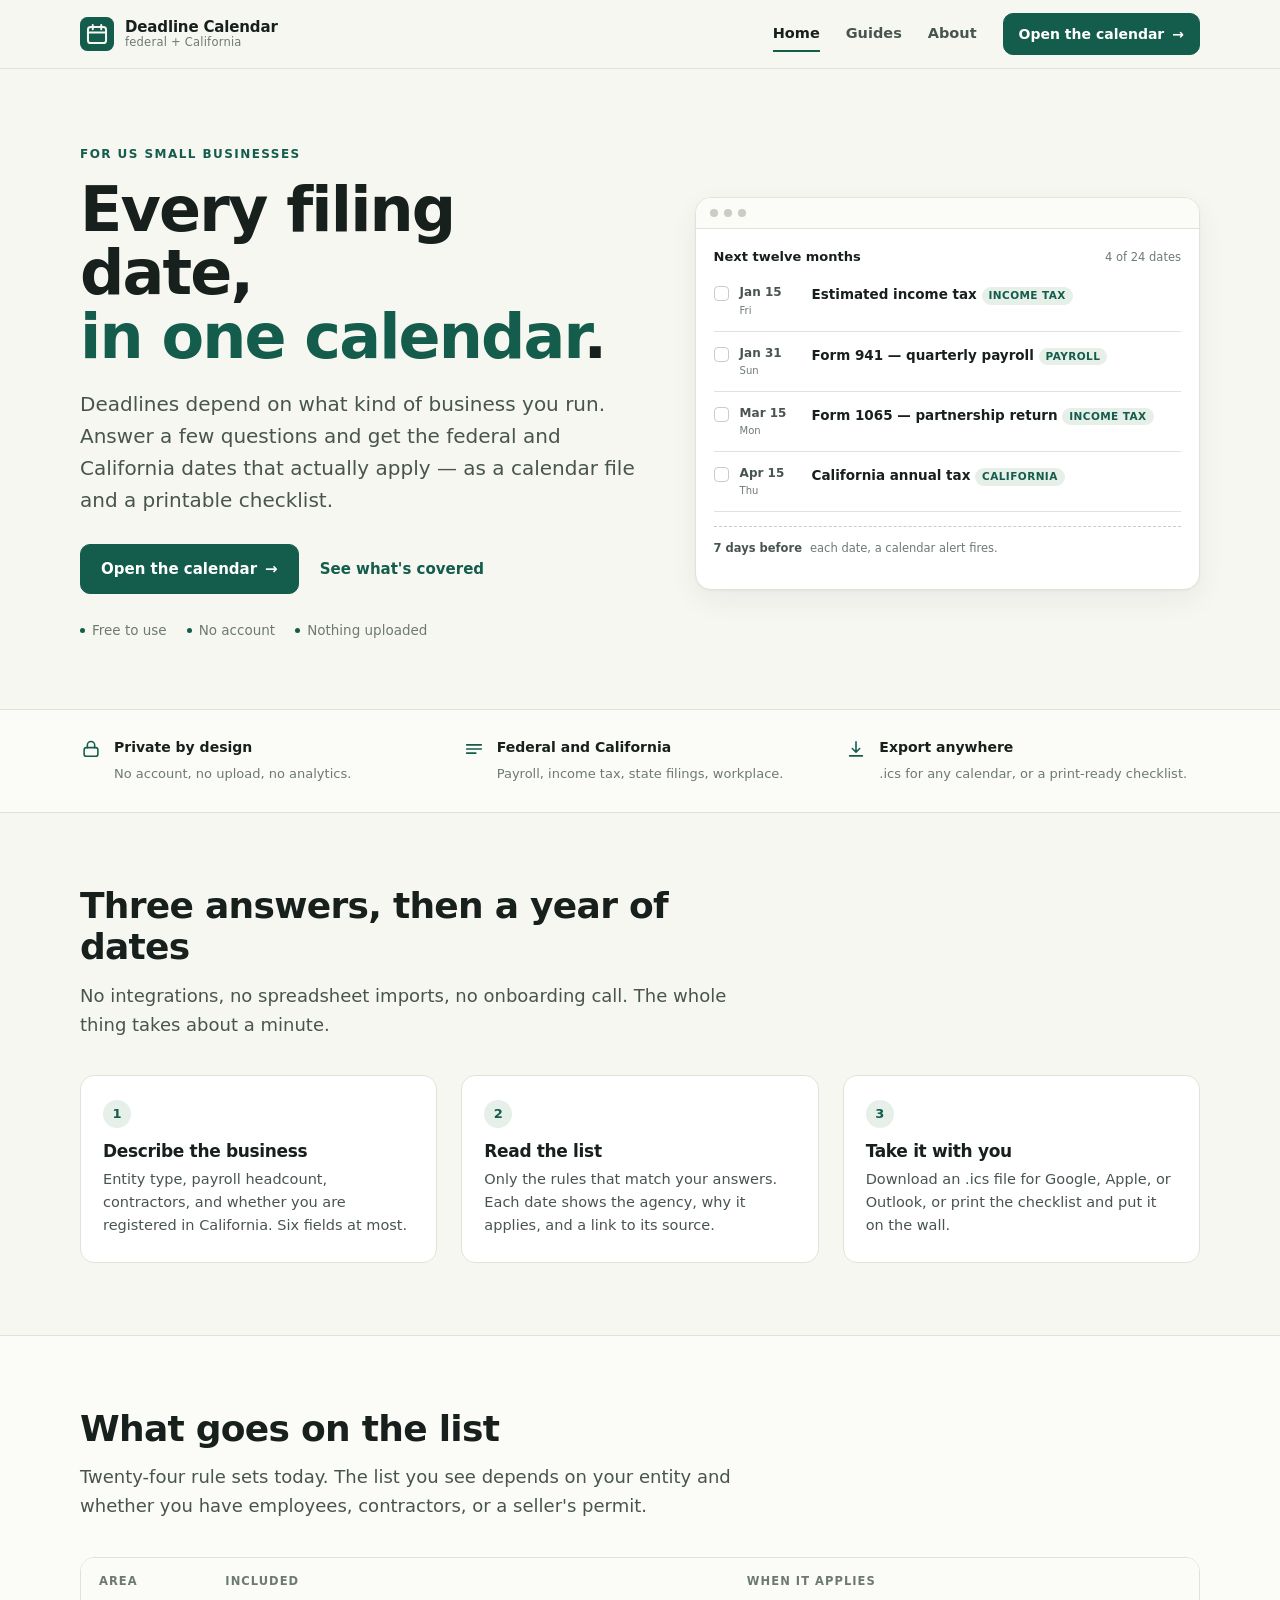
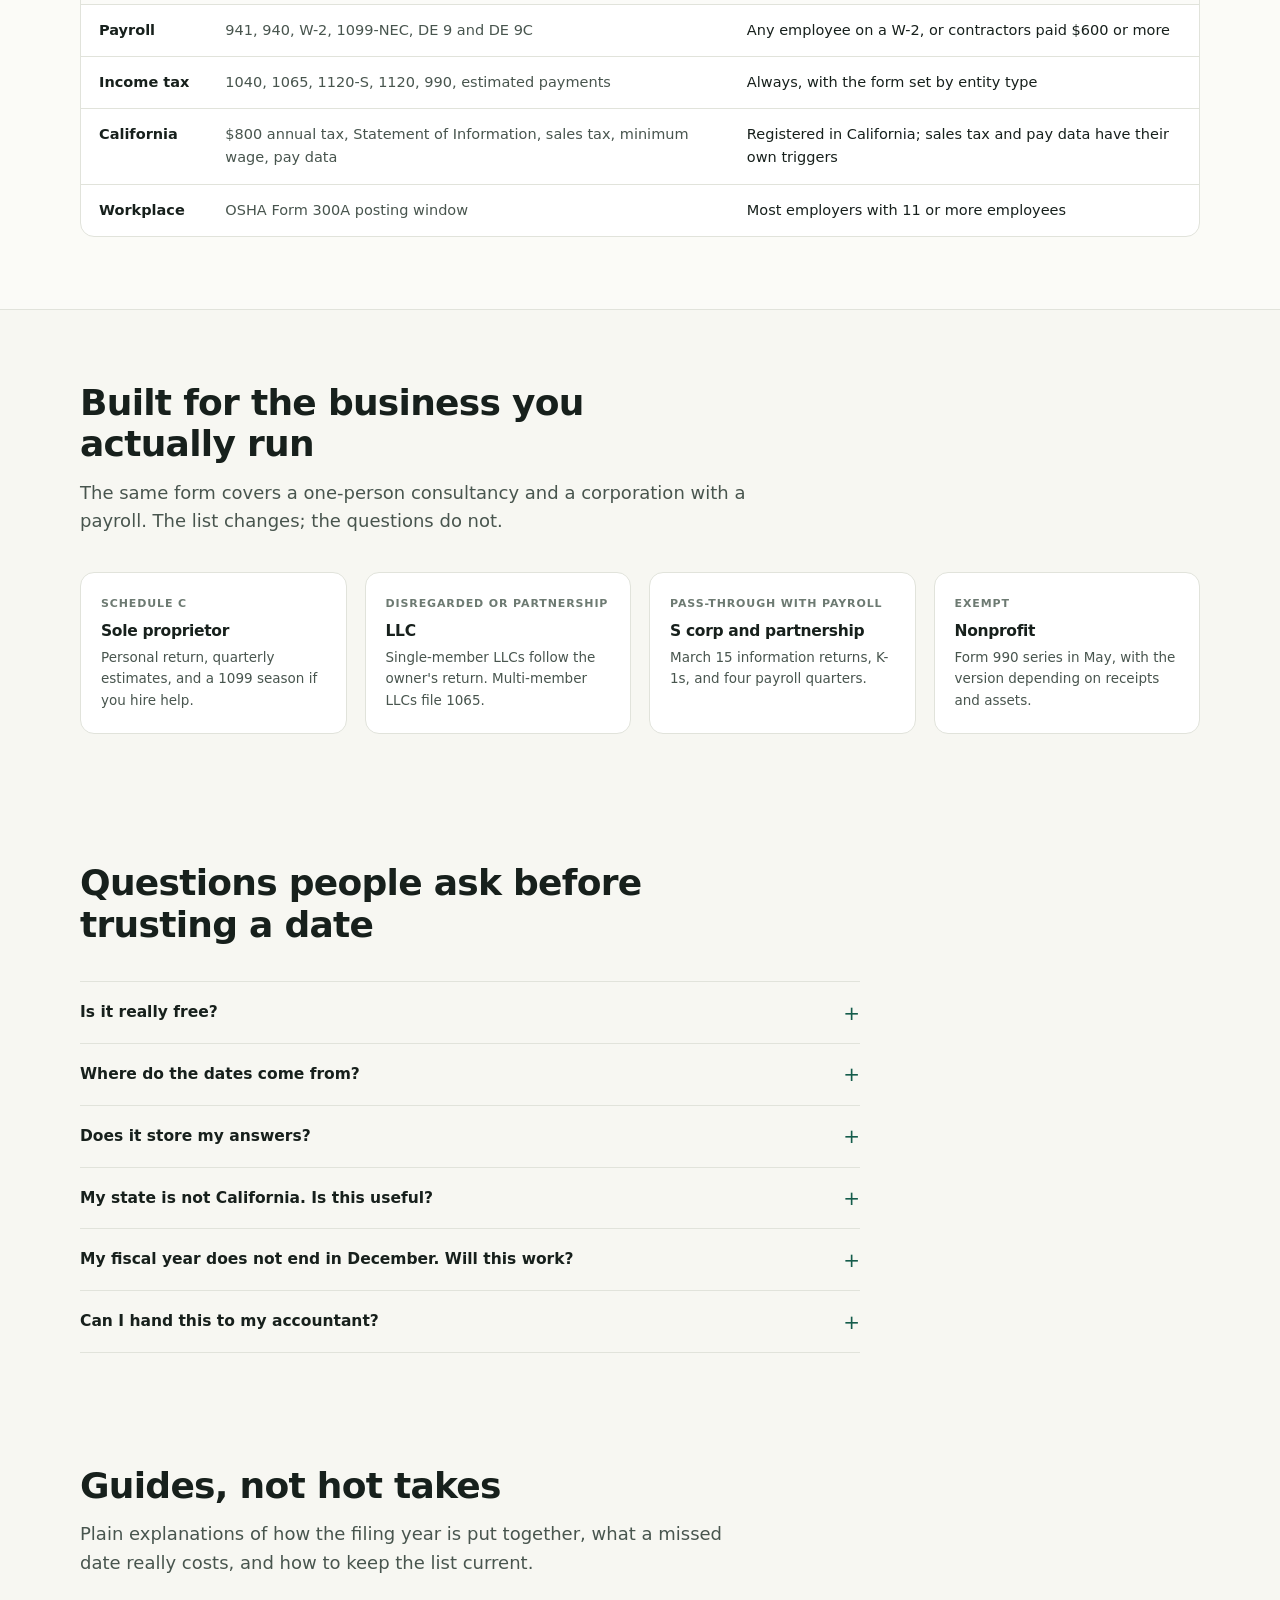
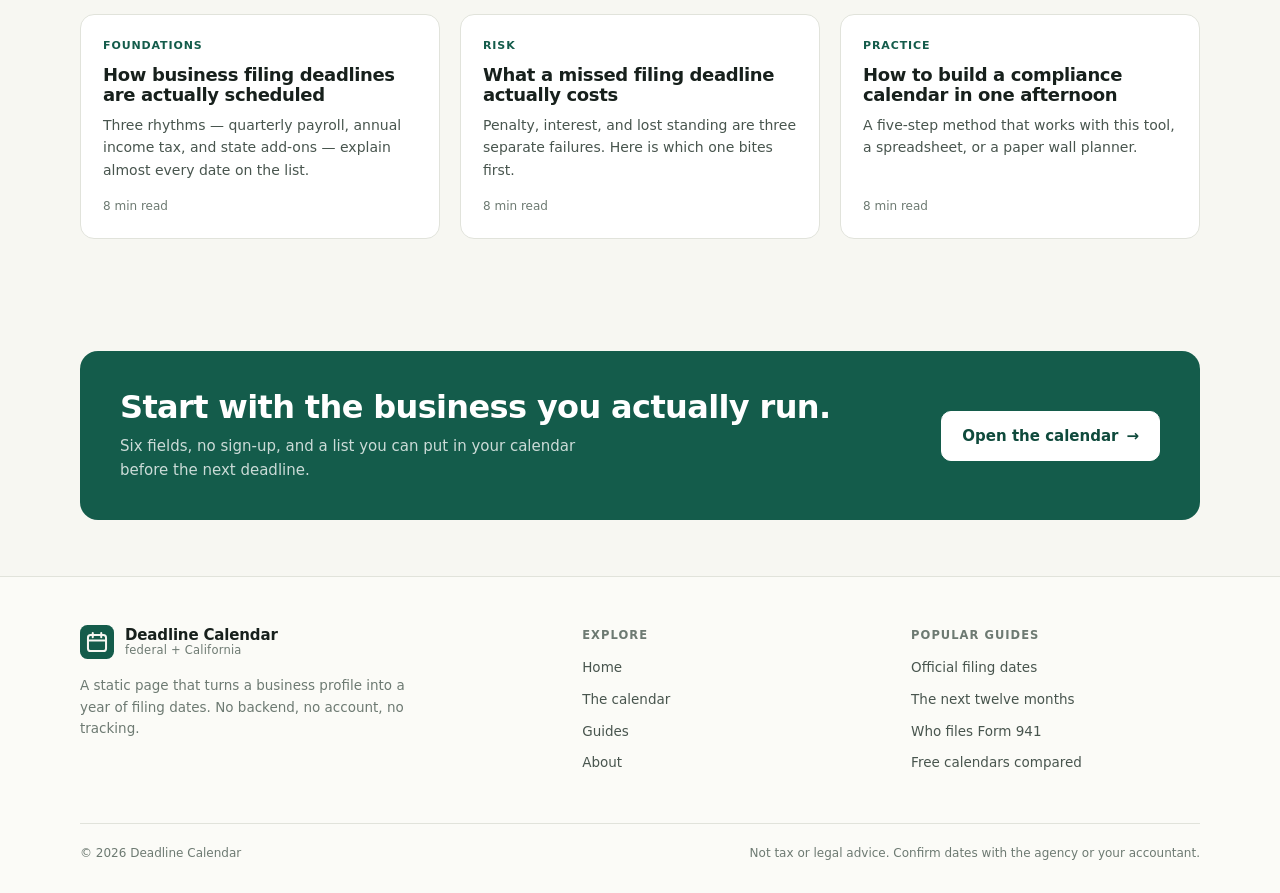
<file: index.html>
<!doctype html>
<html lang="en">
<head>
  <meta charset="utf-8">
  <meta name="viewport" content="width=device-width, initial-scale=1">
  <meta name="color-scheme" content="light">
  <title>Deadline Calendar — every US business filing date in one place</title>
  <meta name="description" content="Federal and California filing deadlines that match your entity type, payroll, and state registrations. Export an .ics calendar or print a checklist. Free, no account, nothing uploaded.">
  <link rel="canonical" href="https://vj-madhu-dath.github.io/deadline-calendar/">
  <meta property="og:type" content="website">
  <meta property="og:title" content="Deadline Calendar — every US business filing date in one place">
  <meta property="og:description" content="Tell it what kind of business you run and get the federal and California deadlines that actually apply, as a calendar file and a printable checklist.">
  <meta property="og:url" content="https://vj-madhu-dath.github.io/deadline-calendar/">
  <meta name="twitter:card" content="summary">
  <link rel="icon" href="assets/favicon.svg" type="image/svg+xml">
  <link rel="stylesheet" href="assets/site.css">
  <script type="application/ld+json">
    {
      "@context": "https://schema.org",
      "@type": "SoftwareApplication",
      "name": "Deadline Calendar",
      "url": "https://vj-madhu-dath.github.io/deadline-calendar/",
      "applicationCategory": "BusinessApplication",
      "operatingSystem": "Any modern web browser",
      "description": "Builds a twelve-month list of US federal and California business filing deadlines from a short business profile, then exports an .ics calendar or a printable checklist.",
      "offers": { "@type": "Offer", "price": "0", "priceCurrency": "USD" },
      "featureList": "Federal payroll deadlines, federal income tax deadlines, California annual tax and Statement of Information, sales tax, OSHA 300A, .ics export, print checklist"
    }
  </script>
</head>
<body>
  <a class="skip-link" href="#main">Skip to content</a>

  <header class="site-header">
    <div class="wrap site-header__inner">
      <a class="site-brand" href="index.html" aria-label="Deadline Calendar home">
        <span class="brand-mark" aria-hidden="true">
          <svg viewBox="0 0 32 32"><rect width="32" height="32" rx="7" fill="#145c4b"/><rect x="7.5" y="9.5" width="17" height="15" rx="2.5" fill="none" stroke="#f7f7f2" stroke-width="1.9"/><path d="M7.5 14.5h17M12 7.5v4M20 7.5v4" stroke="#f7f7f2" stroke-width="1.9" stroke-linecap="round"/></svg>
        </span>
        <span class="brand-text">
          <span class="brand-name">Deadline Calendar</span>
          <span class="brand-sub">federal + California</span>
        </span>
      </a>

      <button class="nav-toggle" type="button" aria-expanded="false" aria-controls="site-nav">
        <span class="nav-toggle__icon" aria-hidden="true"><span></span><span></span></span>
        Menu
      </button>

      <nav class="site-nav" id="site-nav" aria-label="Main">
        <a class="site-nav__link" href="index.html" aria-current="page">Home</a>
        <a class="site-nav__link" href="blog/index.html">Guides</a>
        <a class="site-nav__link" href="about.html">About</a>
        <a class="btn btn--primary btn--small" href="app/">Open the calendar <span class="btn__arrow" aria-hidden="true">→</span></a>
      </nav>
    </div>
  </header>

  <main id="main">
    <section aria-label="Introduction">
      <div class="wrap">
        <div class="hero">
          <div class="hero__copy">
            <p class="eyebrow">For US small businesses</p>
            <h1 class="display">Every filing date,<br><em>in one calendar</em>.</h1>
            <p class="lede">Deadlines depend on what kind of business you run. Answer a few questions and get the federal and California dates that actually apply — as a calendar file and a printable checklist.</p>
            <div class="hero__actions">
              <a class="btn btn--primary" href="app/">Open the calendar <span class="btn__arrow" aria-hidden="true">→</span></a>
              <a class="btn btn--ghost" href="#coverage">See what's covered</a>
            </div>
            <ul class="hero__assurance">
              <li>Free to use</li>
              <li>No account</li>
              <li>Nothing uploaded</li>
            </ul>
          </div>

          <div class="hero__visual">
            <div class="window" role="img" aria-label="Example deadline list showing an estimated tax payment, Form 941, a partnership return, and the California annual tax.">
              <div class="window__bar" aria-hidden="true"><span></span><span></span><span></span></div>
              <div class="window__body">
                <div class="window__head">
                  <span class="window__title">Next twelve months</span>
                  <span class="window__count">4 of 24 dates</span>
                </div>

                <div class="window__row">
                  <span class="window__box" aria-hidden="true"></span>
                  <span class="window__date">Jan 15<small>Fri</small></span>
                  <span class="window__label">Estimated income tax
                    <span class="window__tag">Income tax</span>
                  </span>
                </div>

                <div class="window__row">
                  <span class="window__box" aria-hidden="true"></span>
                  <span class="window__date">Jan 31<small>Sun</small></span>
                  <span class="window__label">Form 941 — quarterly payroll
                    <span class="window__tag">Payroll</span>
                  </span>
                </div>

                <div class="window__row">
                  <span class="window__box" aria-hidden="true"></span>
                  <span class="window__date">Mar 15<small>Mon</small></span>
                  <span class="window__label">Form 1065 — partnership return
                    <span class="window__tag">Income tax</span>
                  </span>
                </div>

                <div class="window__row">
                  <span class="window__box" aria-hidden="true"></span>
                  <span class="window__date">Apr 15<small>Thu</small></span>
                  <span class="window__label">California annual tax
                    <span class="window__tag">California</span>
                  </span>
                </div>

                <p class="window__note"><b>7 days before</b> each date, a calendar alert fires.</p>
              </div>
            </div>
          </div>
        </div>
      </div>
    </section>

    <section class="trust-strip" aria-label="At a glance">
      <div class="wrap">
        <div class="trust-strip__inner">
          <div class="trust-item">
            <svg viewBox="0 0 24 24" fill="none" aria-hidden="true"><rect x="4.5" y="10.5" width="15" height="9.5" rx="2.4" stroke="currentColor" stroke-width="1.7"/><path d="M8 10.5V7.8a4 4 0 0 1 8 0v2.7" stroke="currentColor" stroke-width="1.7" stroke-linecap="round"/></svg>
            <div>
              <strong>Private by design</strong>
              <span>No account, no upload, no analytics.</span>
            </div>
          </div>
          <div class="trust-item">
            <svg viewBox="0 0 24 24" fill="none" aria-hidden="true"><path d="M4 7.5h16M4 12h16M4 16.5h10" stroke="currentColor" stroke-width="1.7" stroke-linecap="round"/></svg>
            <div>
              <strong>Federal and California</strong>
              <span>Payroll, income tax, state filings, workplace.</span>
            </div>
          </div>
          <div class="trust-item">
            <svg viewBox="0 0 24 24" fill="none" aria-hidden="true"><path d="M12 4v11M8 11.5l4 4 4-4M5 19.5h14" stroke="currentColor" stroke-width="1.7" stroke-linecap="round" stroke-linejoin="round"/></svg>
            <div>
              <strong>Export anywhere</strong>
              <span>.ics for any calendar, or a print-ready checklist.</span>
            </div>
          </div>
        </div>
      </div>
    </section>

    <section class="section" id="how-it-works">
      <div class="wrap">
        <div class="section-head">
          <h2>Three answers, then a year of dates</h2>
          <p class="section-lede">No integrations, no spreadsheet imports, no onboarding call. The whole thing takes about a minute.</p>
        </div>
        <div class="steps">
          <div class="step">
            <h3>Describe the business</h3>
            <p>Entity type, payroll headcount, contractors, and whether you are registered in California. Six fields at most.</p>
          </div>
          <div class="step">
            <h3>Read the list</h3>
            <p>Only the rules that match your answers. Each date shows the agency, why it applies, and a link to its source.</p>
          </div>
          <div class="step">
            <h3>Take it with you</h3>
            <p>Download an .ics file for Google, Apple, or Outlook, or print the checklist and put it on the wall.</p>
          </div>
        </div>
      </div>
    </section>

    <section class="section section--sunk" id="coverage">
      <div class="wrap">
        <div class="section-head">
          <h2>What goes on the list</h2>
          <p class="section-lede">Twenty-four rule sets today. The list you see depends on your entity and whether you have employees, contractors, or a seller's permit.</p>
        </div>

        <div class="table-scroll">
          <table class="coverage">
            <thead>
              <tr>
                <th scope="col">Area</th>
                <th scope="col">Included</th>
                <th scope="col">When it applies</th>
              </tr>
            </thead>
            <tbody>
              <tr>
                <td>Payroll</td>
                <td>941, 940, W-2, 1099-NEC, DE 9 and DE 9C</td>
                <td>Any employee on a W-2, or contractors paid $600 or more</td>
              </tr>
              <tr>
                <td>Income tax</td>
                <td>1040, 1065, 1120-S, 1120, 990, estimated payments</td>
                <td>Always, with the form set by entity type</td>
              </tr>
              <tr>
                <td>California</td>
                <td>$800 annual tax, Statement of Information, sales tax, minimum wage, pay data</td>
                <td>Registered in California; sales tax and pay data have their own triggers</td>
              </tr>
              <tr>
                <td>Workplace</td>
                <td>OSHA Form 300A posting window</td>
                <td>Most employers with 11 or more employees</td>
              </tr>
            </tbody>
          </table>
        </div>
      </div>
    </section>

    <section class="section">
      <div class="wrap">
        <div class="section-head">
          <h2>Built for the business you actually run</h2>
          <p class="section-lede">The same form covers a one-person consultancy and a corporation with a payroll. The list changes; the questions do not.</p>
        </div>
        <div class="card-grid">
          <div class="card">
            <span class="card__kicker">Schedule C</span>
            <h3>Sole proprietor</h3>
            <p>Personal return, quarterly estimates, and a 1099 season if you hire help.</p>
          </div>
          <div class="card">
            <span class="card__kicker">Disregarded or partnership</span>
            <h3>LLC</h3>
            <p>Single-member LLCs follow the owner's return. Multi-member LLCs file 1065.</p>
          </div>
          <div class="card">
            <span class="card__kicker">Pass-through with payroll</span>
            <h3>S corp and partnership</h3>
            <p>March 15 information returns, K-1s, and four payroll quarters.</p>
          </div>
          <div class="card">
            <span class="card__kicker">Exempt</span>
            <h3>Nonprofit</h3>
            <p>Form 990 series in May, with the version depending on receipts and assets.</p>
          </div>
        </div>
      </div>
    </section>

    <section class="section section--tight">
      <div class="wrap">
        <div class="section-head">
          <h2>Questions people ask before trusting a date</h2>
        </div>
        <div class="faq">
          <details>
            <summary>Is it really free?</summary>
            <p>Yes. No account, no trial, no paid tier waiting behind a button. The page is static, so there is nothing to bill for.</p>
          </details>
          <details>
            <summary>Where do the dates come from?</summary>
            <p>Each rule is written against the agency's own published page — IRS, EDD, CDTFA, FTB, the Secretary of State, or OSHA — and every item links to it. The rules live in one JavaScript file in the public repository, so they can be read and corrected.</p>
          </details>
          <details>
            <summary>Does it store my answers?</summary>
            <p>In your browser's local storage, so the form is still filled in next time. Nothing is sent anywhere. Clearing site data clears it.</p>
          </details>
          <details>
            <summary>My state is not California. Is this useful?</summary>
            <p>Switch the state to "Federal only" and you get the federal payroll and income tax dates, which apply everywhere. Other states are not covered yet and the page says so rather than guessing.</p>
          </details>
          <details>
            <summary>My fiscal year does not end in December. Will this work?</summary>
            <p>Not properly. The date rules assume a calendar year and a calendar-quarter filing schedule. Use the list as a starting point and confirm the shifted dates with your accountant.</p>
          </details>
          <details>
            <summary>Can I hand this to my accountant?</summary>
            <p>That is the point of the export. Download the .ics and send it, or print the checklist and mark what is already done. Both carry the agency and source link for each date.</p>
          </details>
        </div>
      </div>
    </section>

    <section class="section section--tight">
      <div class="wrap">
        <div class="section-head">
          <h2>Guides, not hot takes</h2>
          <p class="section-lede">Plain explanations of how the filing year is put together, what a missed date really costs, and how to keep the list current.</p>
        </div>
        <div class="post-grid">
          <a class="post-card" href="blog/how-business-filing-deadlines-work.html">
            <span class="post-card__kicker">Foundations</span>
            <h3>How business filing deadlines are actually scheduled</h3>
            <p>Three rhythms — quarterly payroll, annual income tax, and state add-ons — explain almost every date on the list.</p>
            <span class="post-card__meta">8 min read</span>
          </a>
          <a class="post-card" href="blog/what-a-missed-filing-deadline-costs.html">
            <span class="post-card__kicker">Risk</span>
            <h3>What a missed filing deadline actually costs</h3>
            <p>Penalty, interest, and lost standing are three separate failures. Here is which one bites first.</p>
            <span class="post-card__meta">8 min read</span>
          </a>
          <a class="post-card" href="blog/how-to-build-a-compliance-calendar.html">
            <span class="post-card__kicker">Practice</span>
            <h3>How to build a compliance calendar in one afternoon</h3>
            <p>A five-step method that works with this tool, a spreadsheet, or a paper wall planner.</p>
            <span class="post-card__meta">8 min read</span>
          </a>
        </div>
      </div>
    </section>

    <section class="section section--tight">
      <div class="wrap">
        <div class="cta-band">
          <div>
            <h2>Start with the business you actually run.</h2>
            <p>Six fields, no sign-up, and a list you can put in your calendar before the next deadline.</p>
          </div>
          <a class="btn" href="app/">Open the calendar <span class="btn__arrow" aria-hidden="true">→</span></a>
        </div>
      </div>
    </section>
  </main>

  <footer class="site-footer">
    <div class="wrap">
      <div class="site-footer__inner">
        <div class="site-footer__brand">
          <a class="site-brand" href="index.html" aria-label="Deadline Calendar home">
            <span class="brand-mark" aria-hidden="true">
              <svg viewBox="0 0 32 32"><rect width="32" height="32" rx="7" fill="#145c4b"/><rect x="7.5" y="9.5" width="17" height="15" rx="2.5" fill="none" stroke="#f7f7f2" stroke-width="1.9"/><path d="M7.5 14.5h17M12 7.5v4M20 7.5v4" stroke="#f7f7f2" stroke-width="1.9" stroke-linecap="round"/></svg>
            </span>
            <span class="brand-text">
              <span class="brand-name">Deadline Calendar</span>
              <span class="brand-sub">federal + California</span>
            </span>
          </a>
          <p>A static page that turns a business profile into a year of filing dates. No backend, no account, no tracking.</p>
        </div>

        <div class="site-footer__col">
          <h2>Explore</h2>
          <ul>
            <li><a href="index.html">Home</a></li>
            <li><a href="app/">The calendar</a></li>
            <li><a href="blog/index.html">Guides</a></li>
            <li><a href="about.html">About</a></li>
          </ul>
        </div>

        <div class="site-footer__col">
          <h2>Popular guides</h2>
          <ul>
            <li><a href="blog/where-to-find-official-filing-dates.html">Official filing dates</a></li>
            <li><a href="blog/when-the-next-twelve-months-of-deadlines-land.html">The next twelve months</a></li>
            <li><a href="blog/who-has-to-file-form-941.html">Who files Form 941</a></li>
            <li><a href="blog/best-free-compliance-calendars.html">Free calendars compared</a></li>
          </ul>
        </div>
      </div>

      <div class="site-footer__base">
        <span>© <span data-year>2026</span> Deadline Calendar</span>
        <span>Not tax or legal advice. Confirm dates with the agency or your accountant.</span>
      </div>
    </div>
  </footer>

  <script src="assets/site.js" defer></script>
</body>
</html>
</file>
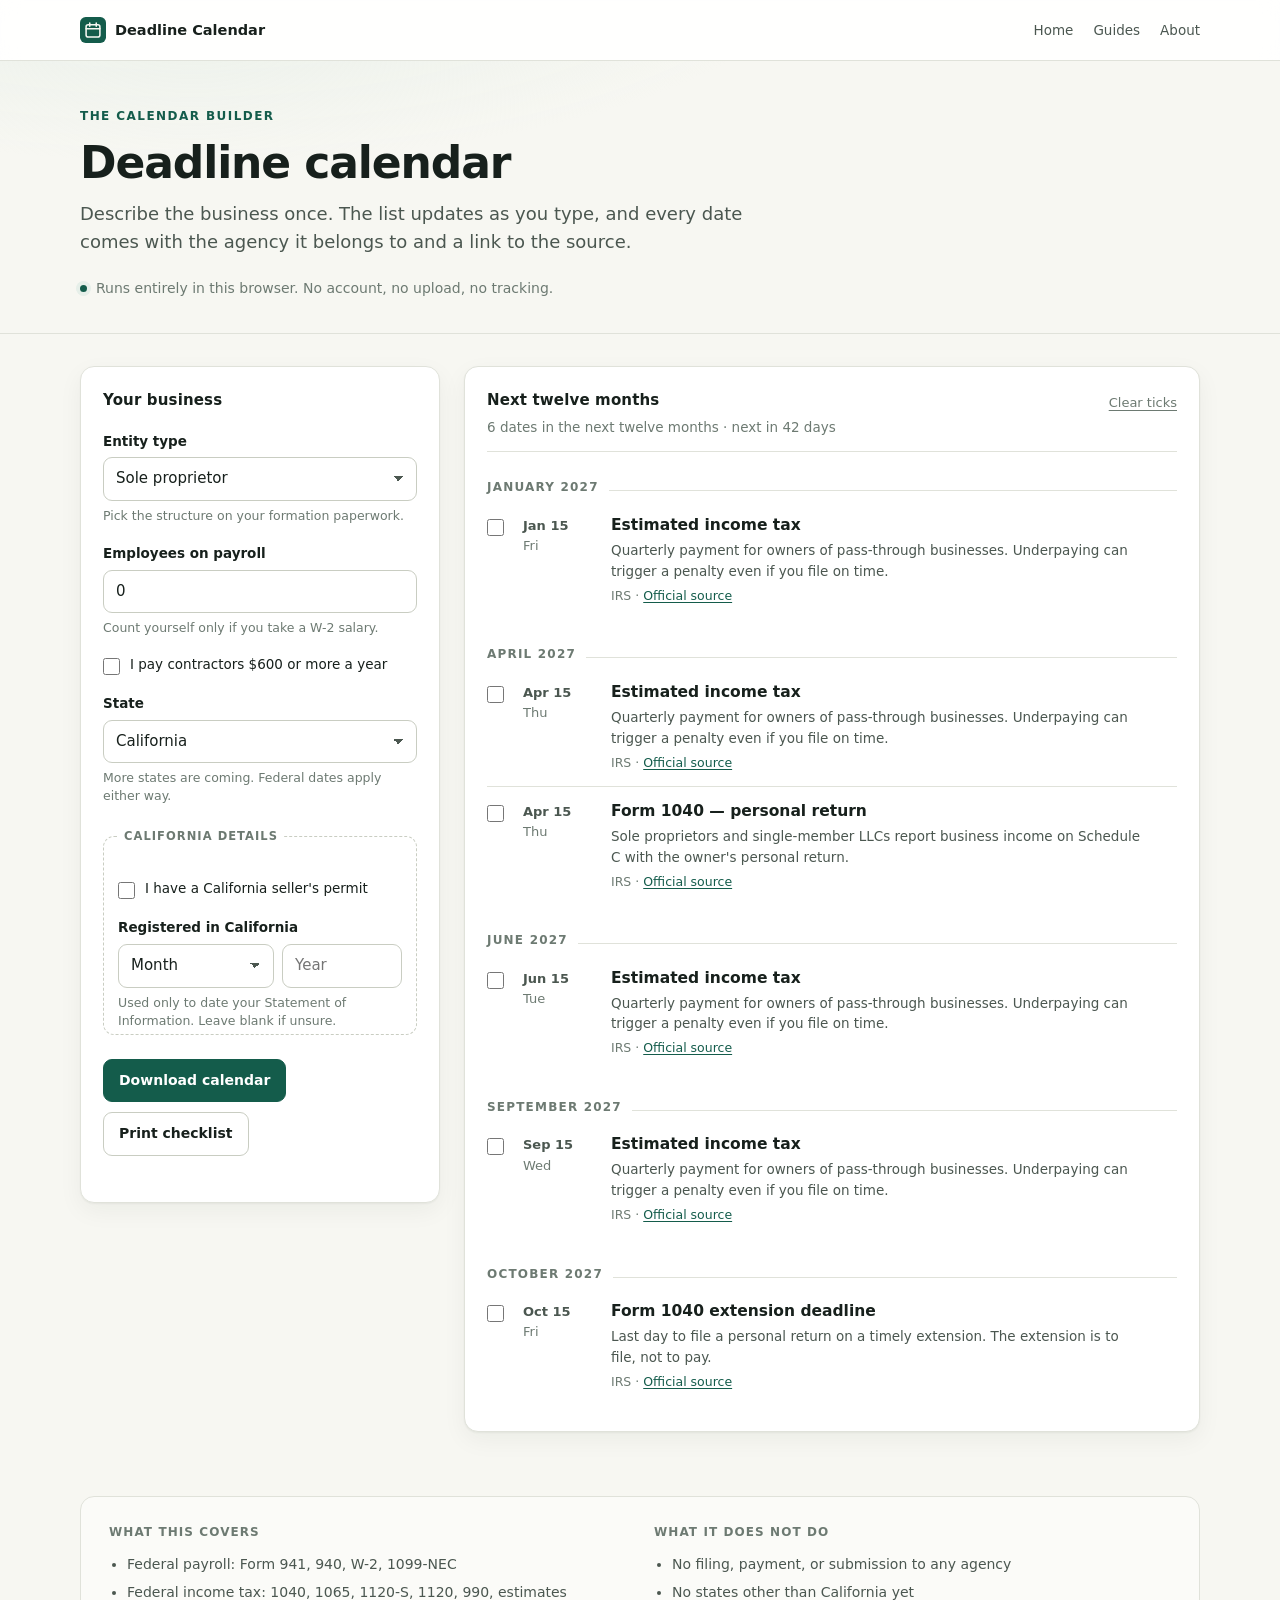
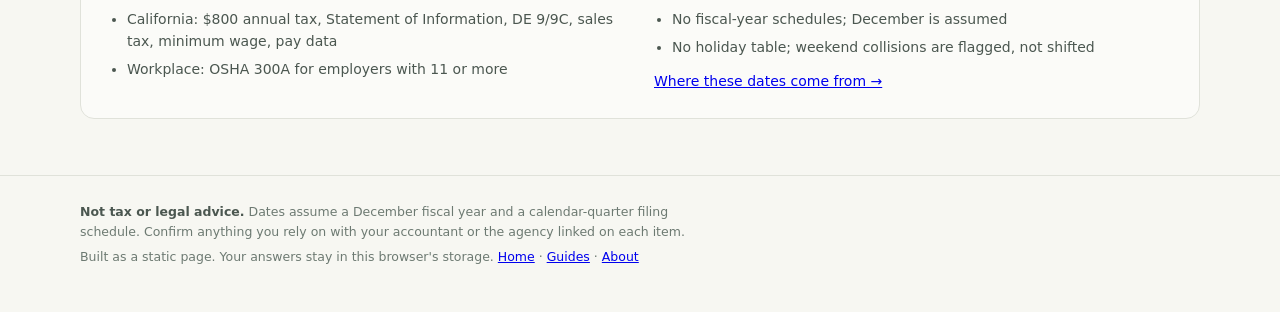
<file: app/index.html>
<!doctype html>
<html lang="en">
<head>
  <meta charset="utf-8">
  <meta name="viewport" content="width=device-width, initial-scale=1">
  <meta name="color-scheme" content="light">
  <title>Deadline calendar — build your filing list</title>
  <meta name="description" content="Answer six questions and get every US federal and California filing deadline that applies to your business for the next twelve months. Export a calendar file or print the list.">
  <link rel="canonical" href="https://vj-madhu-dath.github.io/deadline-calendar/app/">
  <meta property="og:type" content="website">
  <meta property="og:title" content="Deadline calendar — build your filing list">
  <meta property="og:description" content="Federal and California filing deadlines for your business, as an .ics calendar and a printable checklist.">
  <meta name="twitter:card" content="summary">
  <link rel="icon" href="../assets/favicon.svg" type="image/svg+xml">
  <link rel="stylesheet" href="styles.css">
</head>
<body>
  <a class="skip" href="#results">Skip to results</a>

  <header class="appbar">
    <div class="wrap appbar__inner">
      <a class="appbar__brand" href="../index.html">
        <svg viewBox="0 0 32 32" aria-hidden="true"><rect width="32" height="32" rx="7" fill="#145c4b"/><rect x="7.5" y="9.5" width="17" height="15" rx="2.5" fill="none" stroke="#f7f7f2" stroke-width="1.9"/><path d="M7.5 14.5h17M12 7.5v4M20 7.5v4" stroke="#f7f7f2" stroke-width="1.9" stroke-linecap="round"/></svg>
        Deadline Calendar
      </a>
      <nav class="appbar__nav" aria-label="Site">
        <a href="../index.html">Home</a>
        <a href="../blog/index.html">Guides</a>
        <a href="../about.html">About</a>
      </nav>
    </div>
  </header>

  <header class="masthead masthead--app">
    <div class="wrap">
      <p class="eyebrow">The calendar builder</p>
      <h1>Deadline calendar</h1>
      <p class="lede">
        Describe the business once. The list updates as you type, and every date comes with
        the agency it belongs to and a link to the source.
      </p>
      <p class="privacy">
        <span class="dot" aria-hidden="true"></span>
        Runs entirely in this browser. No account, no upload, no tracking.
      </p>
    </div>
  </header>

  <main class="wrap layout">
    <form class="panel form" id="profile" autocomplete="off">
      <h2 class="panel__title">Your business</h2>

      <div class="field">
        <label for="entity">Entity type</label>
        <select id="entity" name="entity">
          <option value="sole">Sole proprietor</option>
          <option value="smllc">Single-member LLC</option>
          <option value="llc">Multi-member LLC</option>
          <option value="partnership">Partnership</option>
          <option value="scorp">S corporation</option>
          <option value="ccorp">C corporation</option>
          <option value="nonprofit">Nonprofit</option>
        </select>
        <p class="hint">Pick the structure on your formation paperwork.</p>
      </div>

      <div class="field">
        <label for="employees">Employees on payroll</label>
        <input id="employees" name="employees" type="number" min="0" max="100000" step="1" value="0" inputmode="numeric">
        <p class="hint">Count yourself only if you take a W-2 salary.</p>
      </div>

      <div class="field field--check">
        <input id="contractors" name="contractors" type="checkbox">
        <label for="contractors">I pay contractors $600 or more a year</label>
      </div>

      <div class="field">
        <label for="state">State</label>
        <select id="state" name="state">
          <option value="CA">California</option>
          <option value="none">Federal only</option>
        </select>
        <p class="hint">More states are coming. Federal dates apply either way.</p>
      </div>

      <fieldset class="sub" id="ca-fields">
        <legend>California details</legend>

        <div class="field field--check">
          <input id="salesTax" name="salesTax" type="checkbox">
          <label for="salesTax">I have a California seller's permit</label>
        </div>

        <div class="field">
          <label for="caMonth">Registered in California</label>
          <div class="pair">
            <select id="caMonth" name="caMonth">
              <option value="">Month</option>
            </select>
            <input id="caYear" name="caYear" type="number" min="1900" max="2100" step="1" placeholder="Year" inputmode="numeric">
          </div>
          <p class="hint">Used only to date your Statement of Information. Leave blank if unsure.</p>
        </div>
      </fieldset>

      <div class="actions">
        <button class="btn btn--primary" type="button" id="download">Download calendar</button>
        <button class="btn" type="button" id="print">Print checklist</button>
      </div>
      <p class="fineprint" id="form-note"></p>
    </form>

    <section class="panel results" id="results" aria-live="polite" tabindex="-1">
      <div class="results__head">
        <div>
          <h2 class="panel__title">Next twelve months</h2>
          <p class="count" id="count">—</p>
        </div>
        <button class="linkbtn" type="button" id="clear">Clear ticks</button>
      </div>
      <div id="list"></div>
    </section>
  </main>

  <section class="wrap after-tool">
    <div class="after-tool__grid">
      <div>
        <h2>What this covers</h2>
        <ul>
          <li>Federal payroll: Form 941, 940, W-2, 1099-NEC</li>
          <li>Federal income tax: 1040, 1065, 1120-S, 1120, 990, estimates</li>
          <li>California: $800 annual tax, Statement of Information, DE 9/9C, sales tax, minimum wage, pay data</li>
          <li>Workplace: OSHA 300A for employers with 11 or more</li>
        </ul>
      </div>
      <div>
        <h2>What it does not do</h2>
        <ul>
          <li>No filing, payment, or submission to any agency</li>
          <li>No states other than California yet</li>
          <li>No fiscal-year schedules; December is assumed</li>
          <li>No holiday table; weekend collisions are flagged, not shifted</li>
        </ul>
        <p><a href="../blog/where-to-find-official-filing-dates.html">Where these dates come from →</a></p>
      </div>
    </div>
  </section>

  <footer class="foot">
    <div class="wrap">
      <p>
        <strong>Not tax or legal advice.</strong> Dates assume a December fiscal year and a
        calendar-quarter filing schedule. Confirm anything you rely on with your accountant
        or the agency linked on each item.
      </p>
      <p class="foot__meta">
        Built as a static page. Your answers stay in this browser's storage.
        <a href="../index.html">Home</a> · <a href="../blog/index.html">Guides</a> ·
        <a href="../about.html">About</a>
      </p>
    </div>
  </footer>

  <script src="rules.js"></script>
  <script src="ics.js"></script>
  <script src="app.js"></script>
</body>
</html>
</file>
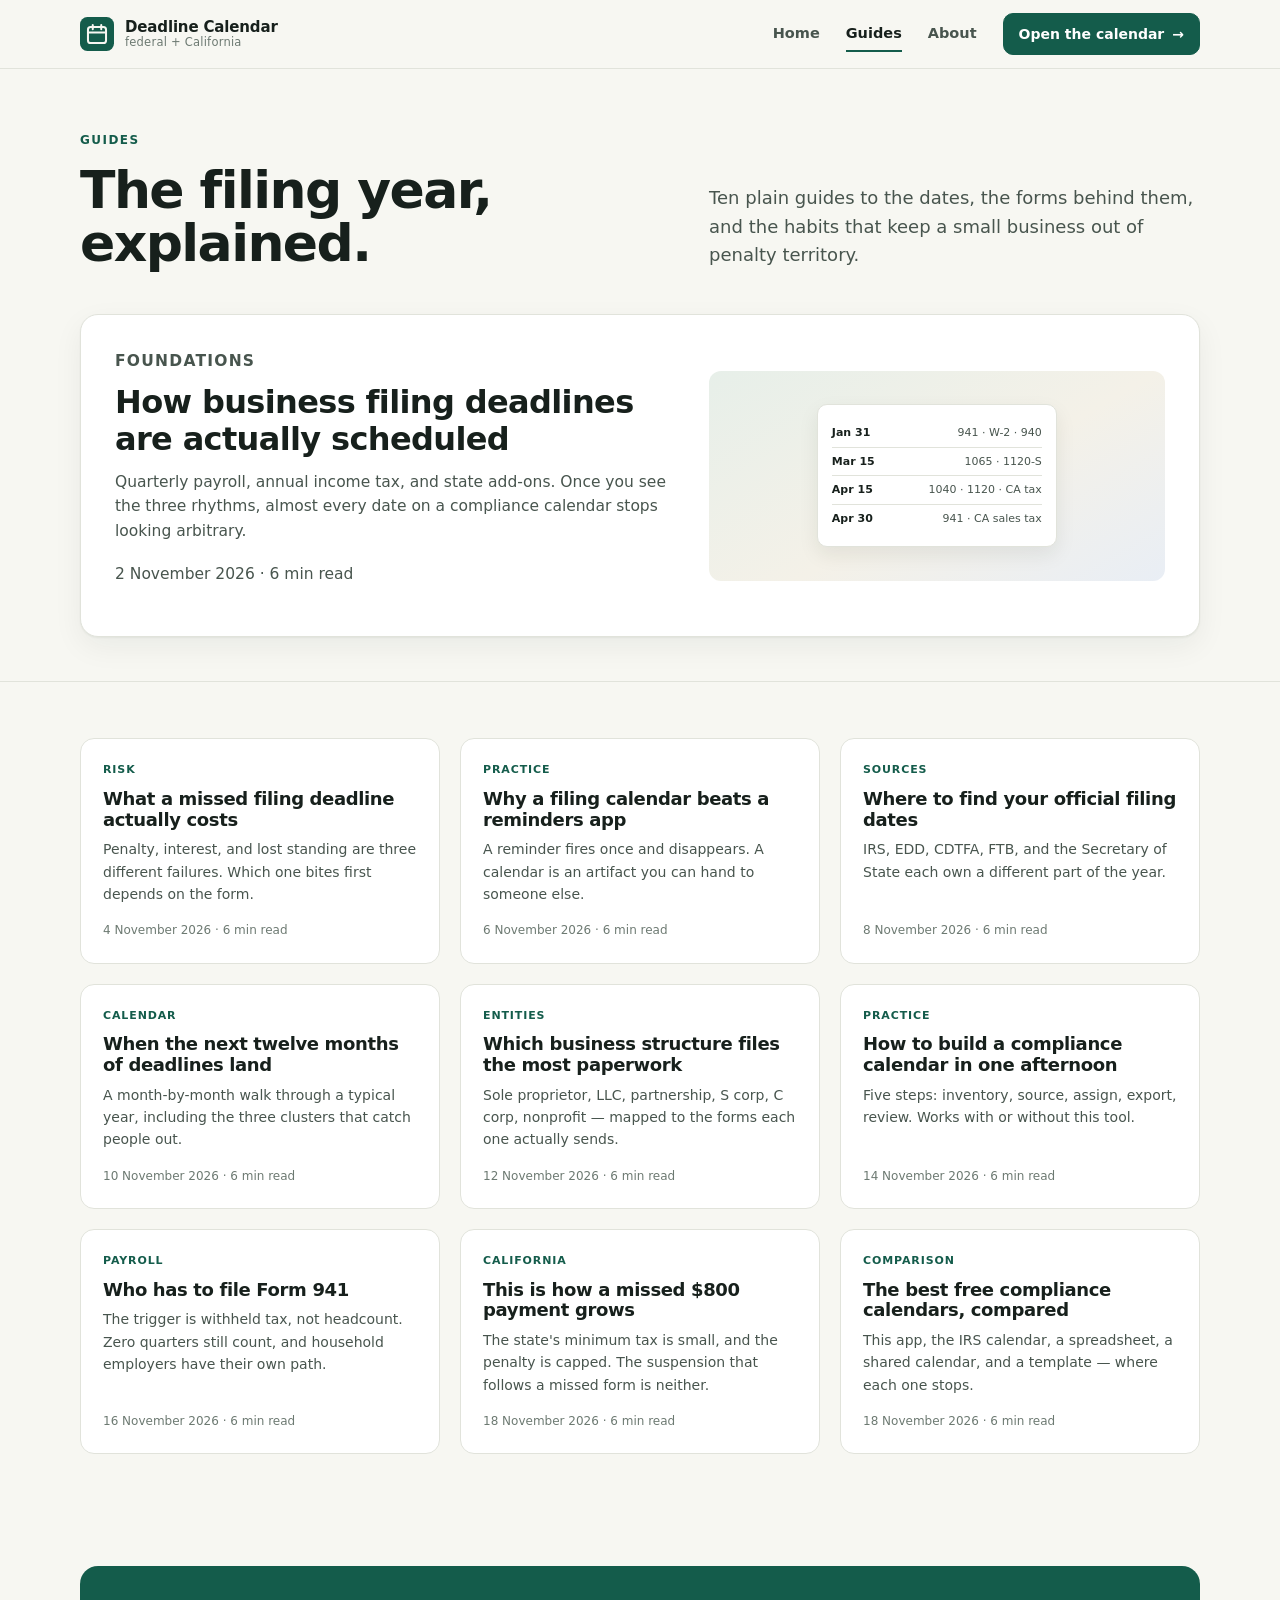
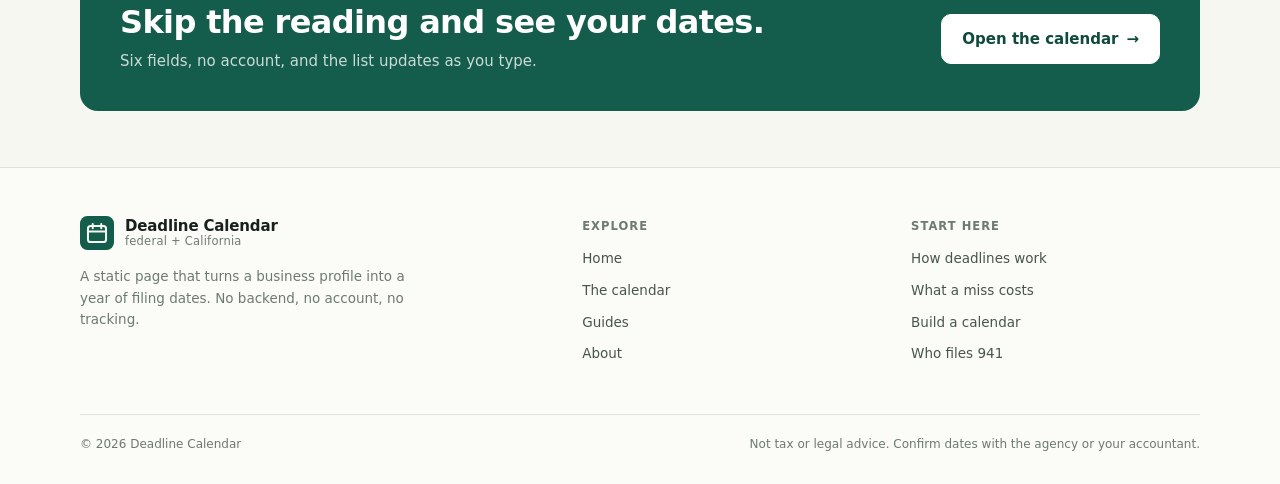
<file: blog/index.html>
<!doctype html>
<html lang="en">
<head>
  <meta charset="utf-8">
  <meta name="viewport" content="width=device-width, initial-scale=1">
  <meta name="color-scheme" content="light">
  <title>Guides — Deadline Calendar</title>
  <meta name="description" content="Plain guides to US business filing deadlines: how the year is scheduled, what a missed date costs, where official dates live, and how to keep a compliance calendar current.">
  <link rel="canonical" href="https://vj-madhu-dath.github.io/deadline-calendar/blog/">
  <meta property="og:type" content="website">
  <meta property="og:title" content="Guides — Deadline Calendar">
  <meta property="og:description" content="Plain guides to the US filing year for small businesses.">
  <meta name="twitter:card" content="summary">
  <link rel="icon" href="../assets/favicon.svg" type="image/svg+xml">
  <link rel="stylesheet" href="../assets/site.css">
</head>
<body>
  <a class="skip-link" href="#main">Skip to content</a>

  <header class="site-header">
    <div class="wrap site-header__inner">
      <a class="site-brand" href="../index.html" aria-label="Deadline Calendar home">
        <span class="brand-mark" aria-hidden="true">
          <svg viewBox="0 0 32 32"><rect width="32" height="32" rx="7" fill="#145c4b"/><rect x="7.5" y="9.5" width="17" height="15" rx="2.5" fill="none" stroke="#f7f7f2" stroke-width="1.9"/><path d="M7.5 14.5h17M12 7.5v4M20 7.5v4" stroke="#f7f7f2" stroke-width="1.9" stroke-linecap="round"/></svg>
        </span>
        <span class="brand-text">
          <span class="brand-name">Deadline Calendar</span>
          <span class="brand-sub">federal + California</span>
        </span>
      </a>

      <button class="nav-toggle" type="button" aria-expanded="false" aria-controls="site-nav">
        <span class="nav-toggle__icon" aria-hidden="true"><span></span><span></span></span>
        Menu
      </button>

      <nav class="site-nav" id="site-nav" aria-label="Main">
        <a class="site-nav__link" href="../index.html">Home</a>
        <a class="site-nav__link" href="index.html" aria-current="page">Guides</a>
        <a class="site-nav__link" href="../about.html">About</a>
        <a class="btn btn--primary btn--small" href="../app/">Open the calendar <span class="btn__arrow" aria-hidden="true">→</span></a>
      </nav>
    </div>
  </header>

  <main id="main">
    <section class="blog-hero">
      <div class="wrap">
        <div class="blog-hero__grid">
          <div>
            <p class="eyebrow">Guides</p>
            <h1 class="display">The filing year, explained.</h1>
          </div>
          <p class="section-lede">Ten plain guides to the dates, the forms behind them, and the habits that keep a small business out of penalty territory.</p>
        </div>

        <article class="featured-post">
          <div class="featured-post__body">
            <p class="post-card__kicker">Foundations</p>
            <h2><a href="how-business-filing-deadlines-work.html">How business filing deadlines are actually scheduled</a></h2>
            <p>Quarterly payroll, annual income tax, and state add-ons. Once you see the three rhythms, almost every date on a compliance calendar stops looking arbitrary.</p>
            <p class="featured-post__meta">2 November 2026 · 6 min read</p>
          </div>
          <div class="featured-post__art" aria-hidden="true">
            <div class="mini-cal">
              <div class="mini-cal__row"><b>Jan 31</b><span>941 · W-2 · 940</span></div>
              <div class="mini-cal__row"><b>Mar 15</b><span>1065 · 1120-S</span></div>
              <div class="mini-cal__row"><b>Apr 15</b><span>1040 · 1120 · CA tax</span></div>
              <div class="mini-cal__row"><b>Apr 30</b><span>941 · CA sales tax</span></div>
            </div>
          </div>
        </article>
      </div>
    </section>

    <section class="section section--tight">
      <div class="wrap">
        <div class="post-grid">
          <a class="post-card" href="what-a-missed-filing-deadline-costs.html">
            <span class="post-card__kicker">Risk</span>
            <h3>What a missed filing deadline actually costs</h3>
            <p>Penalty, interest, and lost standing are three different failures. Which one bites first depends on the form.</p>
            <span class="post-card__meta">4 November 2026 · 6 min read</span>
          </a>

          <a class="post-card" href="why-a-filing-calendar-beats-reminders.html">
            <span class="post-card__kicker">Practice</span>
            <h3>Why a filing calendar beats a reminders app</h3>
            <p>A reminder fires once and disappears. A calendar is an artifact you can hand to someone else.</p>
            <span class="post-card__meta">6 November 2026 · 6 min read</span>
          </a>

          <a class="post-card" href="where-to-find-official-filing-dates.html">
            <span class="post-card__kicker">Sources</span>
            <h3>Where to find your official filing dates</h3>
            <p>IRS, EDD, CDTFA, FTB, and the Secretary of State each own a different part of the year.</p>
            <span class="post-card__meta">8 November 2026 · 6 min read</span>
          </a>

          <a class="post-card" href="when-the-next-twelve-months-of-deadlines-land.html">
            <span class="post-card__kicker">Calendar</span>
            <h3>When the next twelve months of deadlines land</h3>
            <p>A month-by-month walk through a typical year, including the three clusters that catch people out.</p>
            <span class="post-card__meta">10 November 2026 · 6 min read</span>
          </a>

          <a class="post-card" href="which-business-structure-files-the-most-paperwork.html">
            <span class="post-card__kicker">Entities</span>
            <h3>Which business structure files the most paperwork</h3>
            <p>Sole proprietor, LLC, partnership, S corp, C corp, nonprofit — mapped to the forms each one actually sends.</p>
            <span class="post-card__meta">12 November 2026 · 6 min read</span>
          </a>

          <a class="post-card" href="how-to-build-a-compliance-calendar.html">
            <span class="post-card__kicker">Practice</span>
            <h3>How to build a compliance calendar in one afternoon</h3>
            <p>Five steps: inventory, source, assign, export, review. Works with or without this tool.</p>
            <span class="post-card__meta">14 November 2026 · 6 min read</span>
          </a>

          <a class="post-card" href="who-has-to-file-form-941.html">
            <span class="post-card__kicker">Payroll</span>
            <h3>Who has to file Form 941</h3>
            <p>The trigger is withheld tax, not headcount. Zero quarters still count, and household employers have their own path.</p>
            <span class="post-card__meta">16 November 2026 · 6 min read</span>
          </a>

          <a class="post-card" href="this-is-how-a-missed-payment-grows.html">
            <span class="post-card__kicker">California</span>
            <h3>This is how a missed $800 payment grows</h3>
            <p>The state's minimum tax is small, and the penalty is capped. The suspension that follows a missed form is neither.</p>
            <span class="post-card__meta">18 November 2026 · 6 min read</span>
          </a>

          <a class="post-card" href="best-free-compliance-calendars.html">
            <span class="post-card__kicker">Comparison</span>
            <h3>The best free compliance calendars, compared</h3>
            <p>This app, the IRS calendar, a spreadsheet, a shared calendar, and a template — where each one stops.</p>
            <span class="post-card__meta">18 November 2026 · 6 min read</span>
          </a>
        </div>
      </div>
    </section>

    <section class="section section--tight">
      <div class="wrap">
        <div class="cta-band">
          <div>
            <h2>Skip the reading and see your dates.</h2>
            <p>Six fields, no account, and the list updates as you type.</p>
          </div>
          <a class="btn" href="../app/">Open the calendar <span class="btn__arrow" aria-hidden="true">→</span></a>
        </div>
      </div>
    </section>
  </main>

  <footer class="site-footer">
    <div class="wrap">
      <div class="site-footer__inner">
        <div class="site-footer__brand">
          <a class="site-brand" href="../index.html" aria-label="Deadline Calendar home">
            <span class="brand-mark" aria-hidden="true">
              <svg viewBox="0 0 32 32"><rect width="32" height="32" rx="7" fill="#145c4b"/><rect x="7.5" y="9.5" width="17" height="15" rx="2.5" fill="none" stroke="#f7f7f2" stroke-width="1.9"/><path d="M7.5 14.5h17M12 7.5v4M20 7.5v4" stroke="#f7f7f2" stroke-width="1.9" stroke-linecap="round"/></svg>
            </span>
            <span class="brand-text">
              <span class="brand-name">Deadline Calendar</span>
              <span class="brand-sub">federal + California</span>
            </span>
          </a>
          <p>A static page that turns a business profile into a year of filing dates. No backend, no account, no tracking.</p>
        </div>

        <div class="site-footer__col">
          <h2>Explore</h2>
          <ul>
            <li><a href="../index.html">Home</a></li>
            <li><a href="../app/">The calendar</a></li>
            <li><a href="index.html">Guides</a></li>
            <li><a href="../about.html">About</a></li>
          </ul>
        </div>

        <div class="site-footer__col">
          <h2>Start here</h2>
          <ul>
            <li><a href="how-business-filing-deadlines-work.html">How deadlines work</a></li>
            <li><a href="what-a-missed-filing-deadline-costs.html">What a miss costs</a></li>
            <li><a href="how-to-build-a-compliance-calendar.html">Build a calendar</a></li>
            <li><a href="who-has-to-file-form-941.html">Who files 941</a></li>
          </ul>
        </div>
      </div>

      <div class="site-footer__base">
        <span>© <span data-year>2026</span> Deadline Calendar</span>
        <span>Not tax or legal advice. Confirm dates with the agency or your accountant.</span>
      </div>
    </div>
  </footer>

  <script src="../assets/site.js" defer></script>
</body>
</html>
</file>
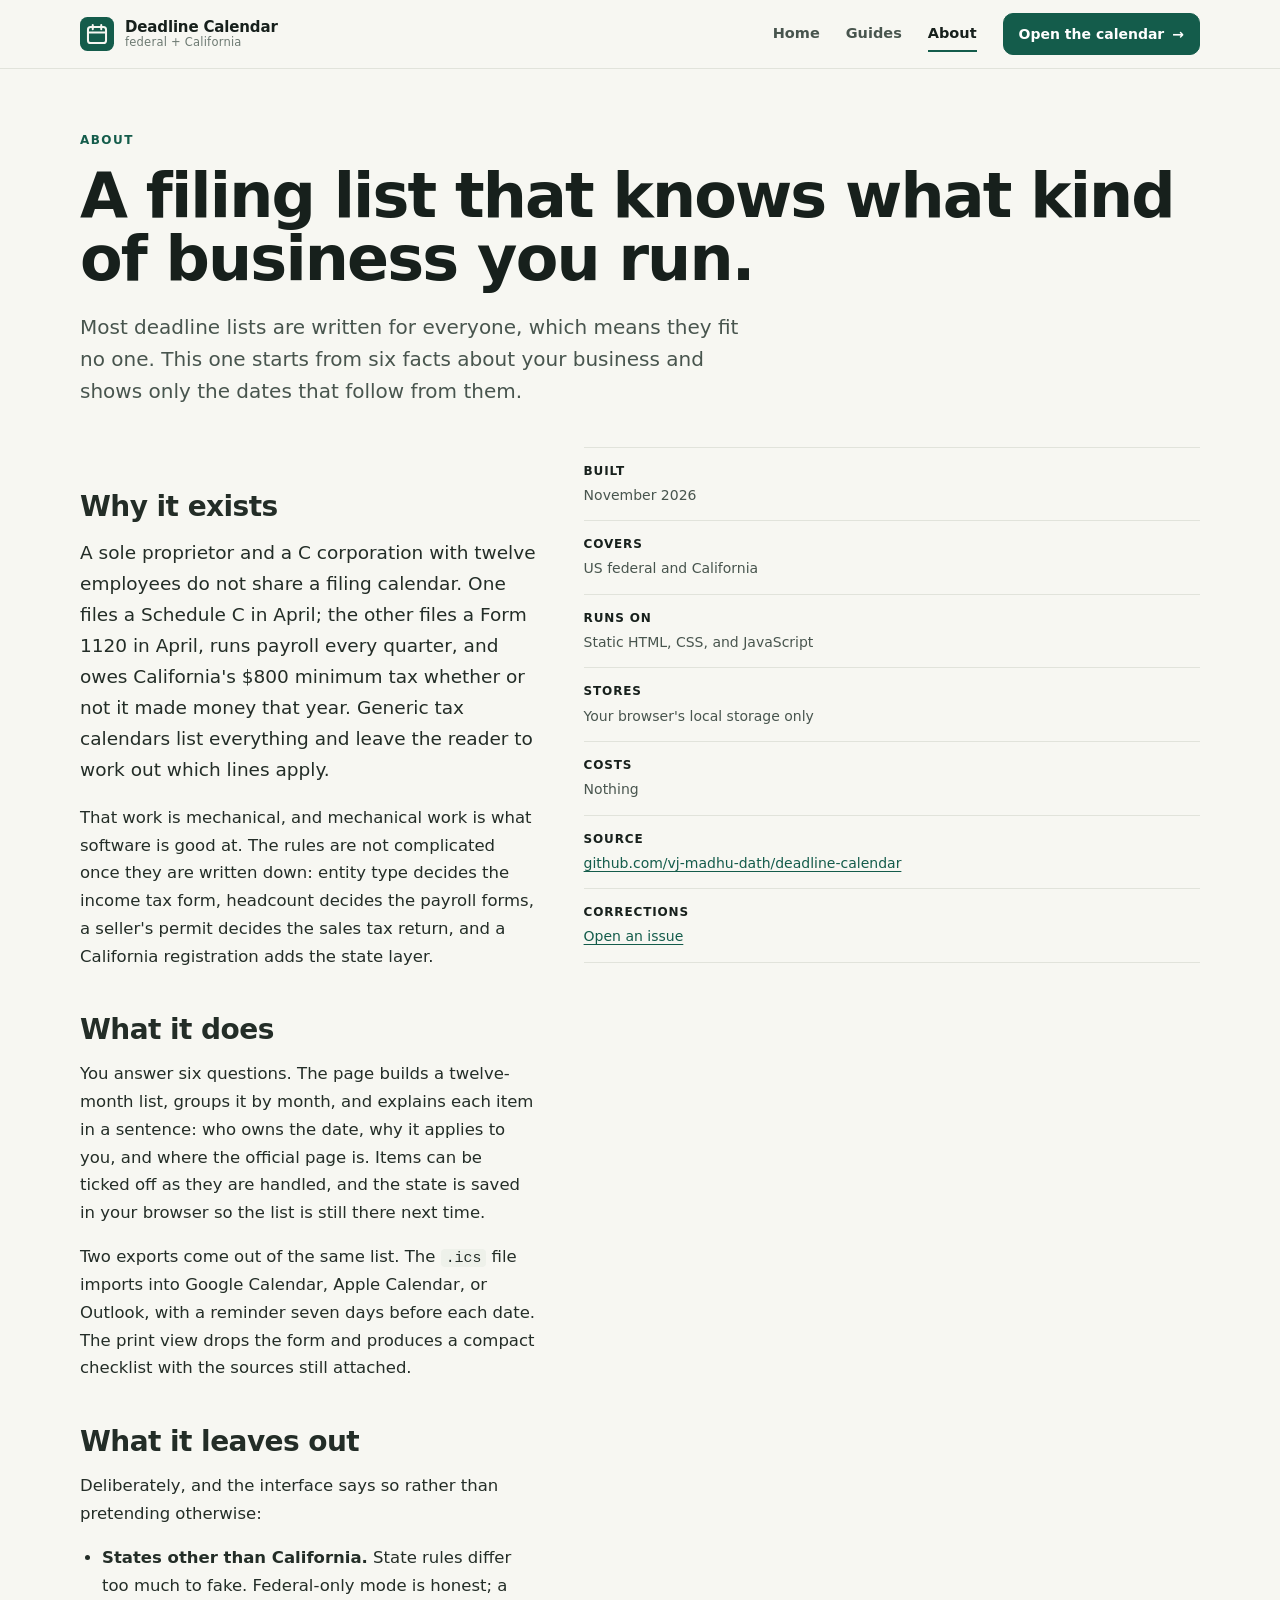
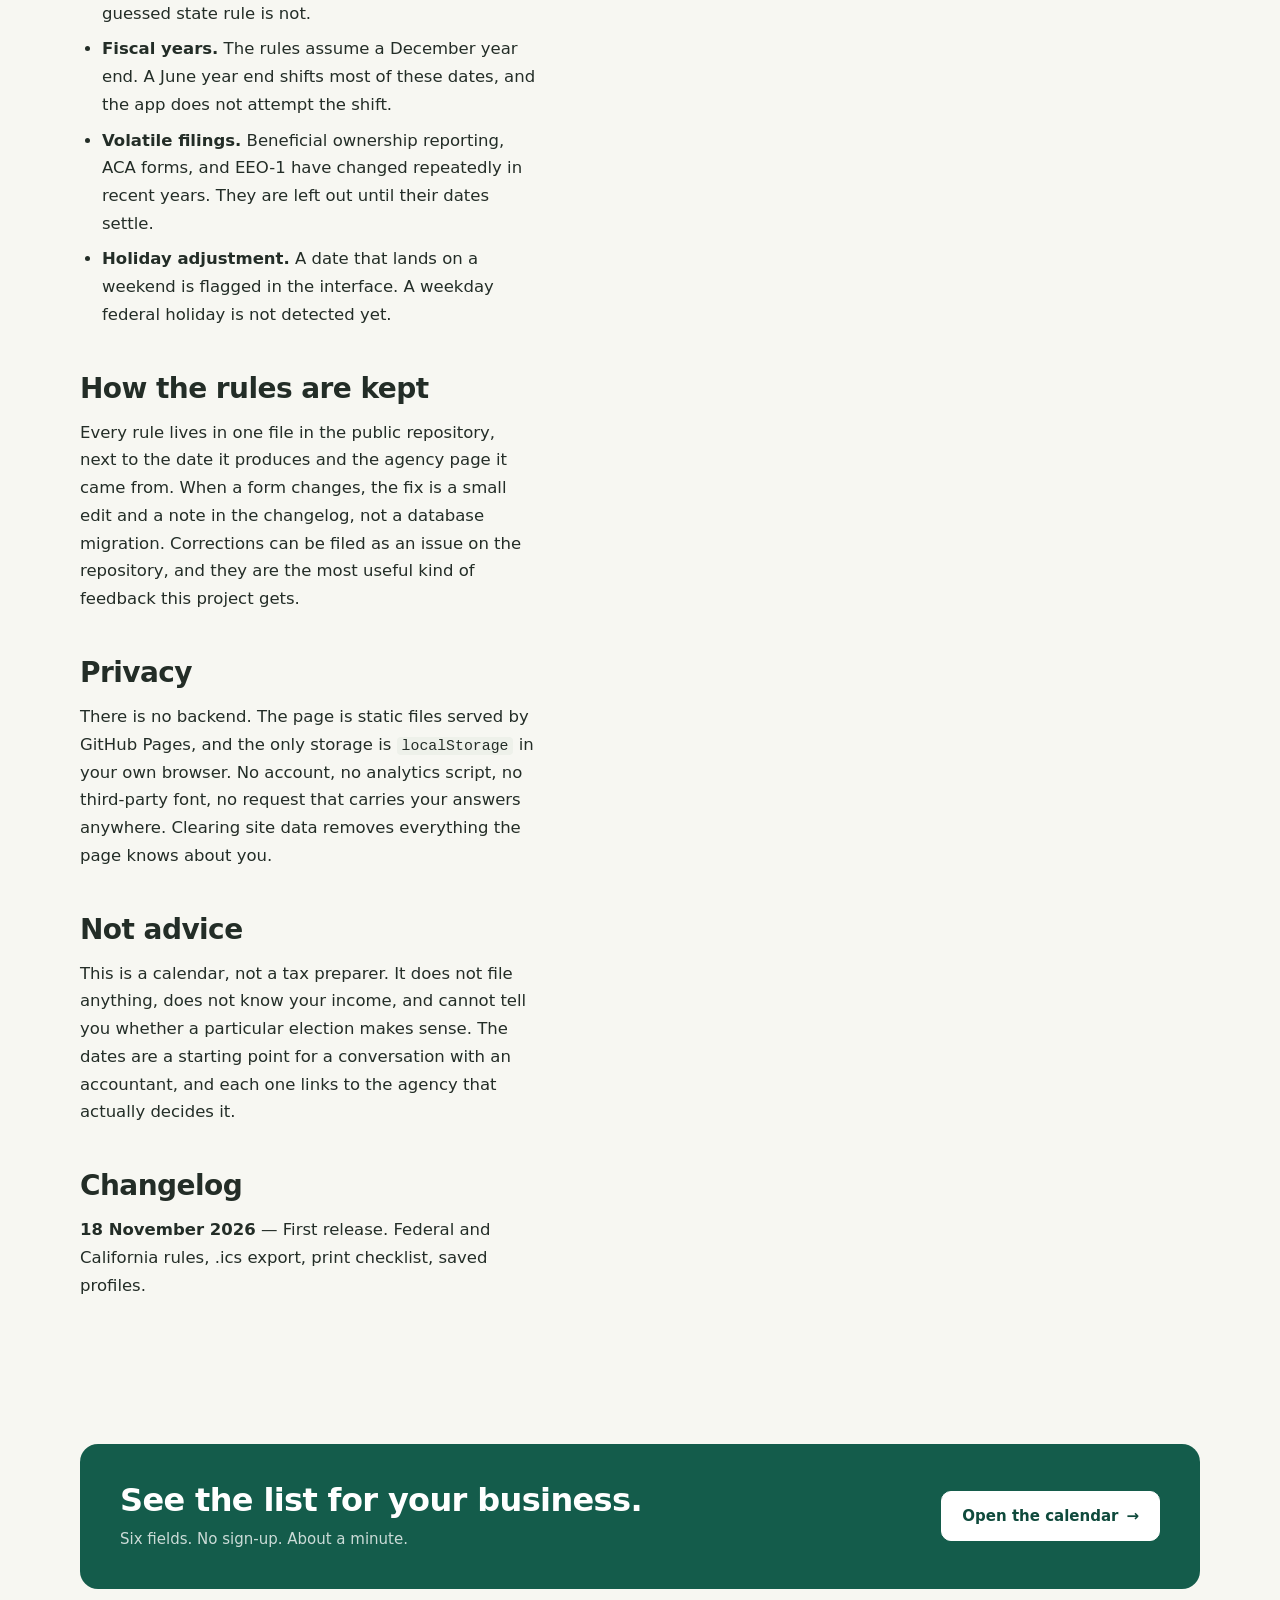
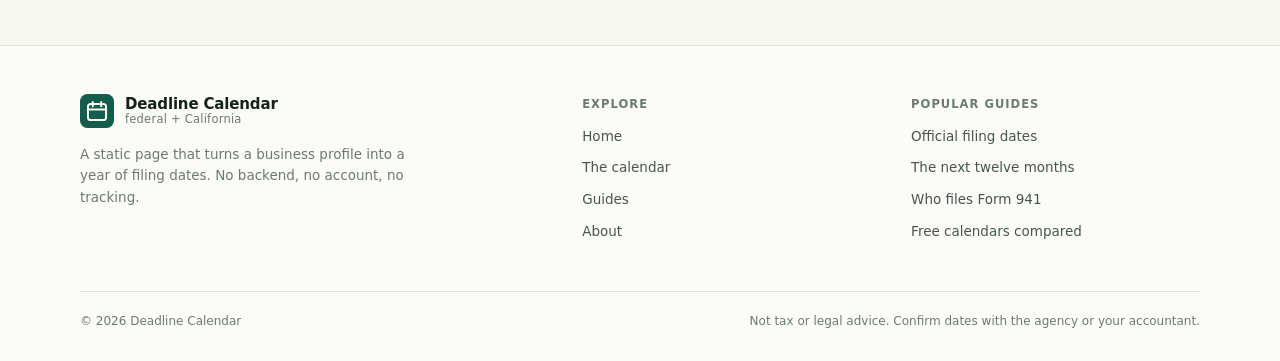
<file: about.html>
<!doctype html>
<html lang="en">
<head>
  <meta charset="utf-8">
  <meta name="viewport" content="width=device-width, initial-scale=1">
  <meta name="color-scheme" content="light">
  <title>About — Deadline Calendar</title>
  <meta name="description" content="What Deadline Calendar covers, what it deliberately leaves out, how its rules are maintained, and why it runs entirely in your browser.">
  <link rel="canonical" href="https://vj-madhu-dath.github.io/deadline-calendar/about.html">
  <meta property="og:type" content="website">
  <meta property="og:title" content="About — Deadline Calendar">
  <meta property="og:description" content="Scope, limits, maintenance, and privacy for the Deadline Calendar.">
  <meta name="twitter:card" content="summary">
  <link rel="icon" href="assets/favicon.svg" type="image/svg+xml">
  <link rel="stylesheet" href="assets/site.css">
</head>
<body>
  <a class="skip-link" href="#main">Skip to content</a>

  <header class="site-header">
    <div class="wrap site-header__inner">
      <a class="site-brand" href="index.html" aria-label="Deadline Calendar home">
        <span class="brand-mark" aria-hidden="true">
          <svg viewBox="0 0 32 32"><rect width="32" height="32" rx="7" fill="#145c4b"/><rect x="7.5" y="9.5" width="17" height="15" rx="2.5" fill="none" stroke="#f7f7f2" stroke-width="1.9"/><path d="M7.5 14.5h17M12 7.5v4M20 7.5v4" stroke="#f7f7f2" stroke-width="1.9" stroke-linecap="round"/></svg>
        </span>
        <span class="brand-text">
          <span class="brand-name">Deadline Calendar</span>
          <span class="brand-sub">federal + California</span>
        </span>
      </a>

      <button class="nav-toggle" type="button" aria-expanded="false" aria-controls="site-nav">
        <span class="nav-toggle__icon" aria-hidden="true"><span></span><span></span></span>
        Menu
      </button>

      <nav class="site-nav" id="site-nav" aria-label="Main">
        <a class="site-nav__link" href="index.html">Home</a>
        <a class="site-nav__link" href="blog/index.html">Guides</a>
        <a class="site-nav__link" href="about.html" aria-current="page">About</a>
        <a class="btn btn--primary btn--small" href="app/">Open the calendar <span class="btn__arrow" aria-hidden="true">→</span></a>
      </nav>
    </div>
  </header>

  <main id="main">
    <section class="about-hero">
      <div class="wrap">
        <p class="eyebrow">About</p>
        <h1 class="display">A filing list that knows what kind of business you run.</h1>
        <p class="lede">Most deadline lists are written for everyone, which means they fit no one. This one starts from six facts about your business and shows only the dates that follow from them.</p>
      </div>
    </section>

    <section class="about-body">
      <div class="wrap about-grid">
        <div class="prose">
          <h2>Why it exists</h2>
          <p>A sole proprietor and a C corporation with twelve employees do not share a filing calendar. One files a Schedule C in April; the other files a Form 1120 in April, runs payroll every quarter, and owes California's $800 minimum tax whether or not it made money that year. Generic tax calendars list everything and leave the reader to work out which lines apply.</p>
          <p>That work is mechanical, and mechanical work is what software is good at. The rules are not complicated once they are written down: entity type decides the income tax form, headcount decides the payroll forms, a seller's permit decides the sales tax return, and a California registration adds the state layer.</p>

          <h2>What it does</h2>
          <p>You answer six questions. The page builds a twelve-month list, groups it by month, and explains each item in a sentence: who owns the date, why it applies to you, and where the official page is. Items can be ticked off as they are handled, and the state is saved in your browser so the list is still there next time.</p>
          <p>Two exports come out of the same list. The <code>.ics</code> file imports into Google Calendar, Apple Calendar, or Outlook, with a reminder seven days before each date. The print view drops the form and produces a compact checklist with the sources still attached.</p>

          <h2>What it leaves out</h2>
          <p>Deliberately, and the interface says so rather than pretending otherwise:</p>
          <ul>
            <li><strong>States other than California.</strong> State rules differ too much to fake. Federal-only mode is honest; a guessed state rule is not.</li>
            <li><strong>Fiscal years.</strong> The rules assume a December year end. A June year end shifts most of these dates, and the app does not attempt the shift.</li>
            <li><strong>Volatile filings.</strong> Beneficial ownership reporting, ACA forms, and EEO-1 have changed repeatedly in recent years. They are left out until their dates settle.</li>
            <li><strong>Holiday adjustment.</strong> A date that lands on a weekend is flagged in the interface. A weekday federal holiday is not detected yet.</li>
          </ul>

          <h2>How the rules are kept</h2>
          <p>Every rule lives in one file in the public repository, next to the date it produces and the agency page it came from. When a form changes, the fix is a small edit and a note in the changelog, not a database migration. Corrections can be filed as an issue on the repository, and they are the most useful kind of feedback this project gets.</p>

          <h2>Privacy</h2>
          <p>There is no backend. The page is static files served by GitHub Pages, and the only storage is <code>localStorage</code> in your own browser. No account, no analytics script, no third-party font, no request that carries your answers anywhere. Clearing site data removes everything the page knows about you.</p>

          <h2>Not advice</h2>
          <p>This is a calendar, not a tax preparer. It does not file anything, does not know your income, and cannot tell you whether a particular election makes sense. The dates are a starting point for a conversation with an accountant, and each one links to the agency that actually decides it.</p>

          <h2>Changelog</h2>
          <p><strong>18 November 2026</strong> — First release. Federal and California rules, .ics export, print checklist, saved profiles.</p>
        </div>

        <aside>
          <ul class="fact-list">
            <li><strong>Built</strong> November 2026</li>
            <li><strong>Covers</strong> US federal and California</li>
            <li><strong>Runs on</strong> Static HTML, CSS, and JavaScript</li>
            <li><strong>Stores</strong> Your browser's local storage only</li>
            <li><strong>Costs</strong> Nothing</li>
            <li><strong>Source</strong> <a href="https://github.com/vj-madhu-dath/deadline-calendar" target="_blank" rel="noopener noreferrer">github.com/vj-madhu-dath/deadline-calendar</a></li>
            <li><strong>Corrections</strong> <a href="https://github.com/vj-madhu-dath/deadline-calendar/issues" target="_blank" rel="noopener noreferrer">Open an issue</a></li>
          </ul>
        </aside>
      </div>
    </section>

    <section class="section section--tight">
      <div class="wrap">
        <div class="cta-band">
          <div>
            <h2>See the list for your business.</h2>
            <p>Six fields. No sign-up. About a minute.</p>
          </div>
          <a class="btn" href="app/">Open the calendar <span class="btn__arrow" aria-hidden="true">→</span></a>
        </div>
      </div>
    </section>
  </main>

  <footer class="site-footer">
    <div class="wrap">
      <div class="site-footer__inner">
        <div class="site-footer__brand">
          <a class="site-brand" href="index.html" aria-label="Deadline Calendar home">
            <span class="brand-mark" aria-hidden="true">
              <svg viewBox="0 0 32 32"><rect width="32" height="32" rx="7" fill="#145c4b"/><rect x="7.5" y="9.5" width="17" height="15" rx="2.5" fill="none" stroke="#f7f7f2" stroke-width="1.9"/><path d="M7.5 14.5h17M12 7.5v4M20 7.5v4" stroke="#f7f7f2" stroke-width="1.9" stroke-linecap="round"/></svg>
            </span>
            <span class="brand-text">
              <span class="brand-name">Deadline Calendar</span>
              <span class="brand-sub">federal + California</span>
            </span>
          </a>
          <p>A static page that turns a business profile into a year of filing dates. No backend, no account, no tracking.</p>
        </div>

        <div class="site-footer__col">
          <h2>Explore</h2>
          <ul>
            <li><a href="index.html">Home</a></li>
            <li><a href="app/">The calendar</a></li>
            <li><a href="blog/index.html">Guides</a></li>
            <li><a href="about.html">About</a></li>
          </ul>
        </div>

        <div class="site-footer__col">
          <h2>Popular guides</h2>
          <ul>
            <li><a href="blog/where-to-find-official-filing-dates.html">Official filing dates</a></li>
            <li><a href="blog/when-the-next-twelve-months-of-deadlines-land.html">The next twelve months</a></li>
            <li><a href="blog/who-has-to-file-form-941.html">Who files Form 941</a></li>
            <li><a href="blog/best-free-compliance-calendars.html">Free calendars compared</a></li>
          </ul>
        </div>
      </div>

      <div class="site-footer__base">
        <span>© <span data-year>2026</span> Deadline Calendar</span>
        <span>Not tax or legal advice. Confirm dates with the agency or your accountant.</span>
      </div>
    </div>
  </footer>

  <script src="assets/site.js" defer></script>
</body>
</html>
</file>
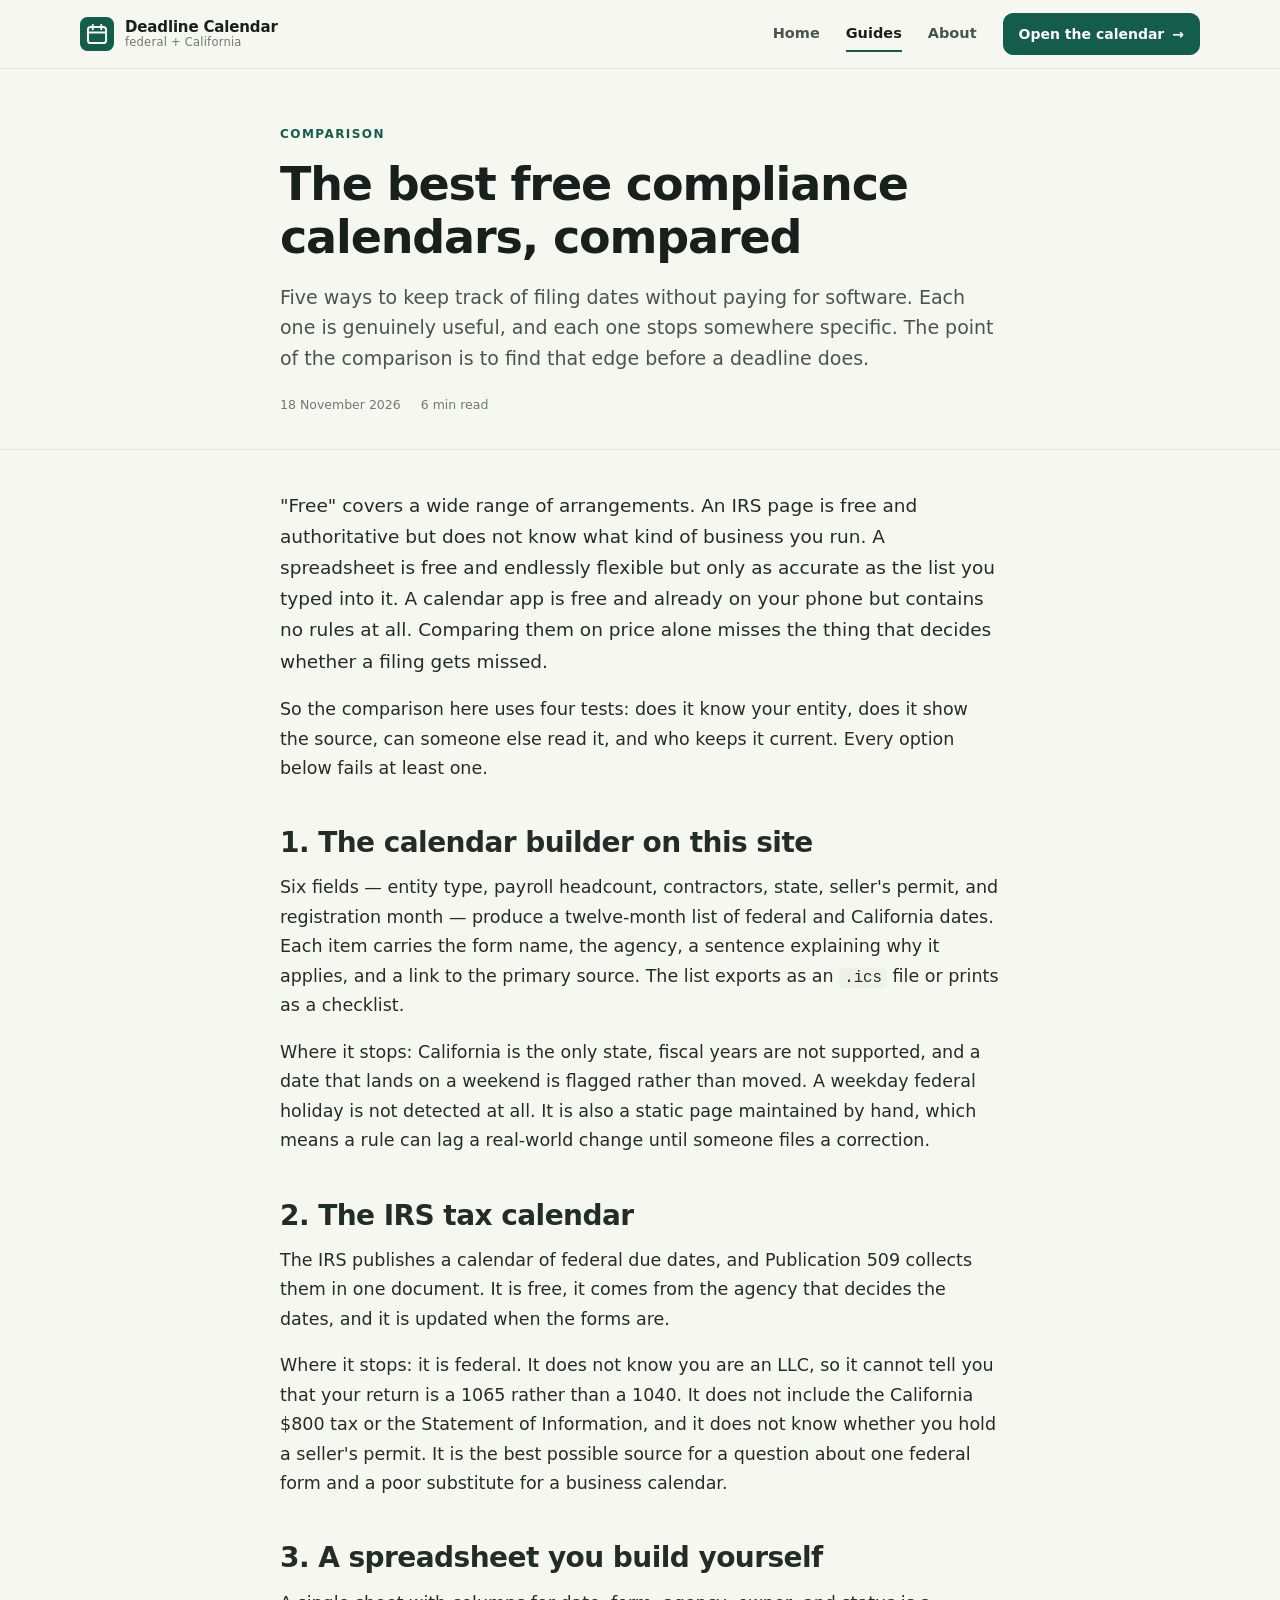
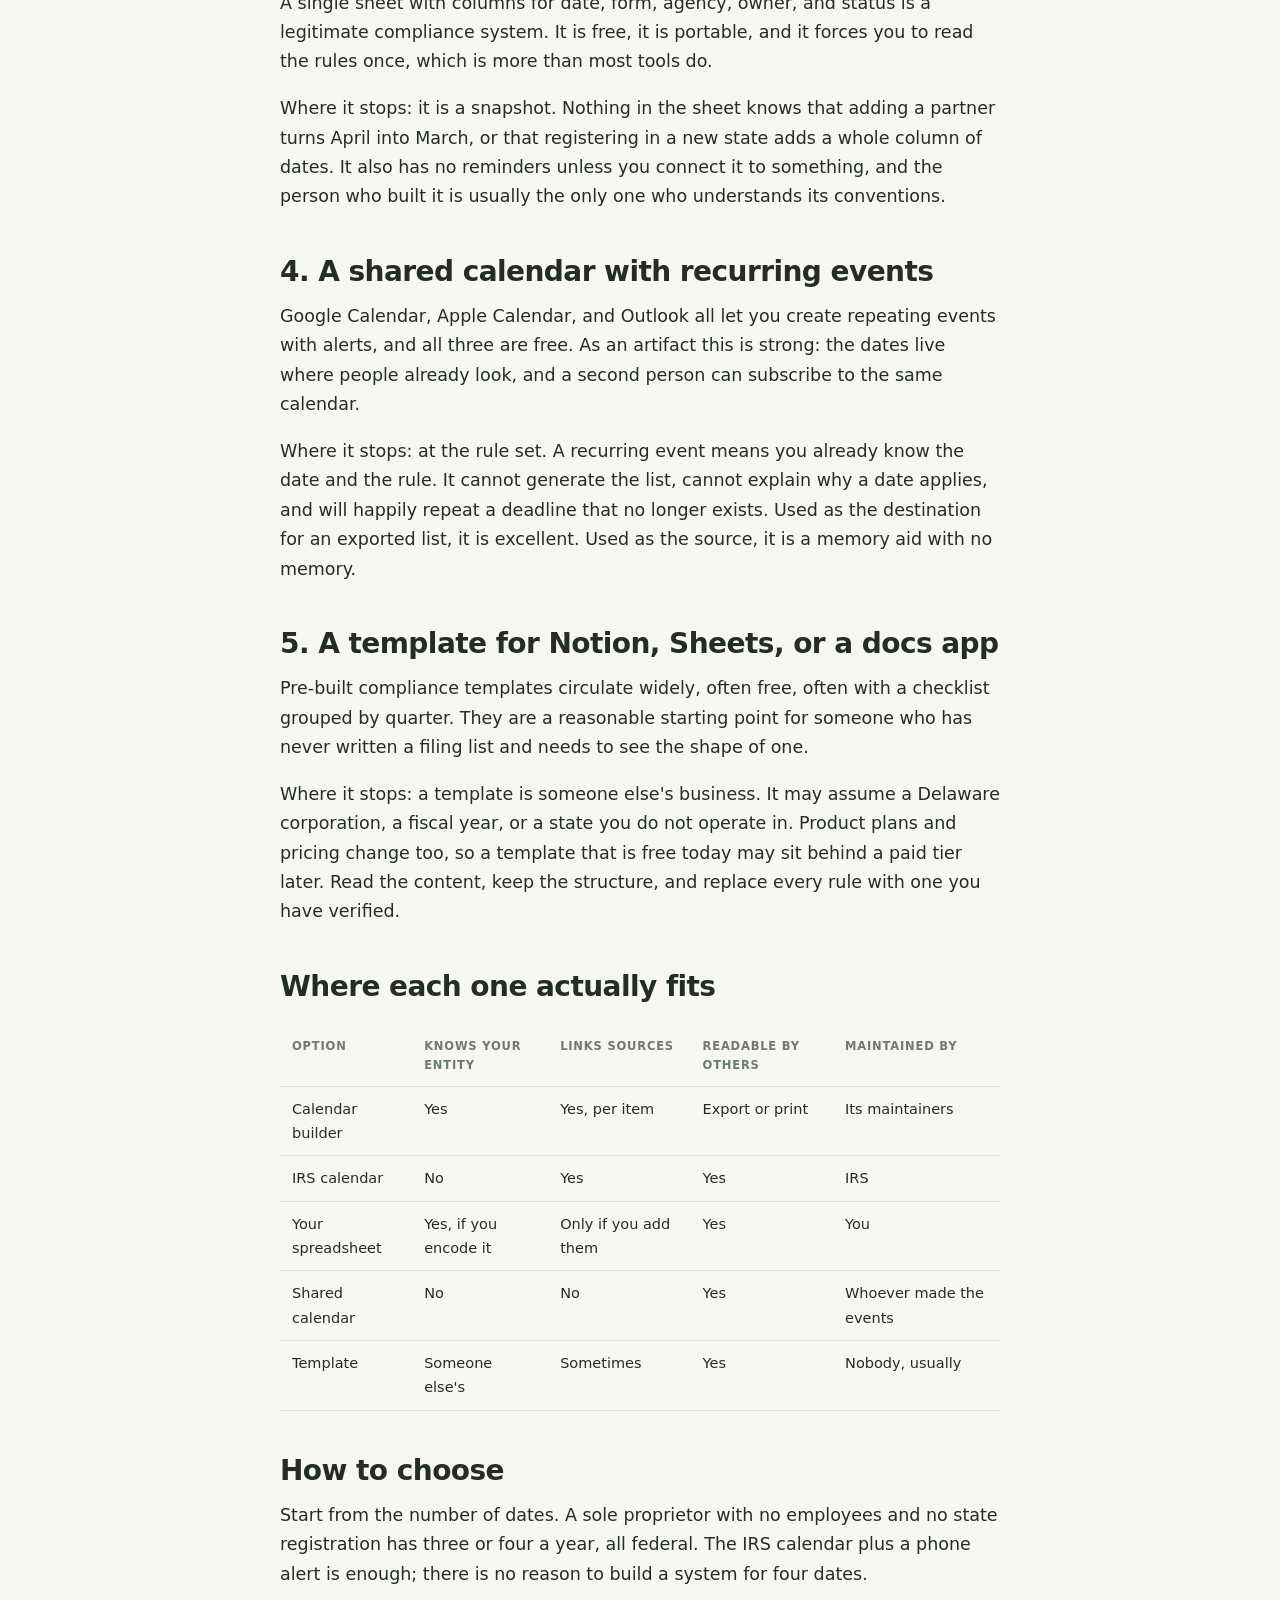
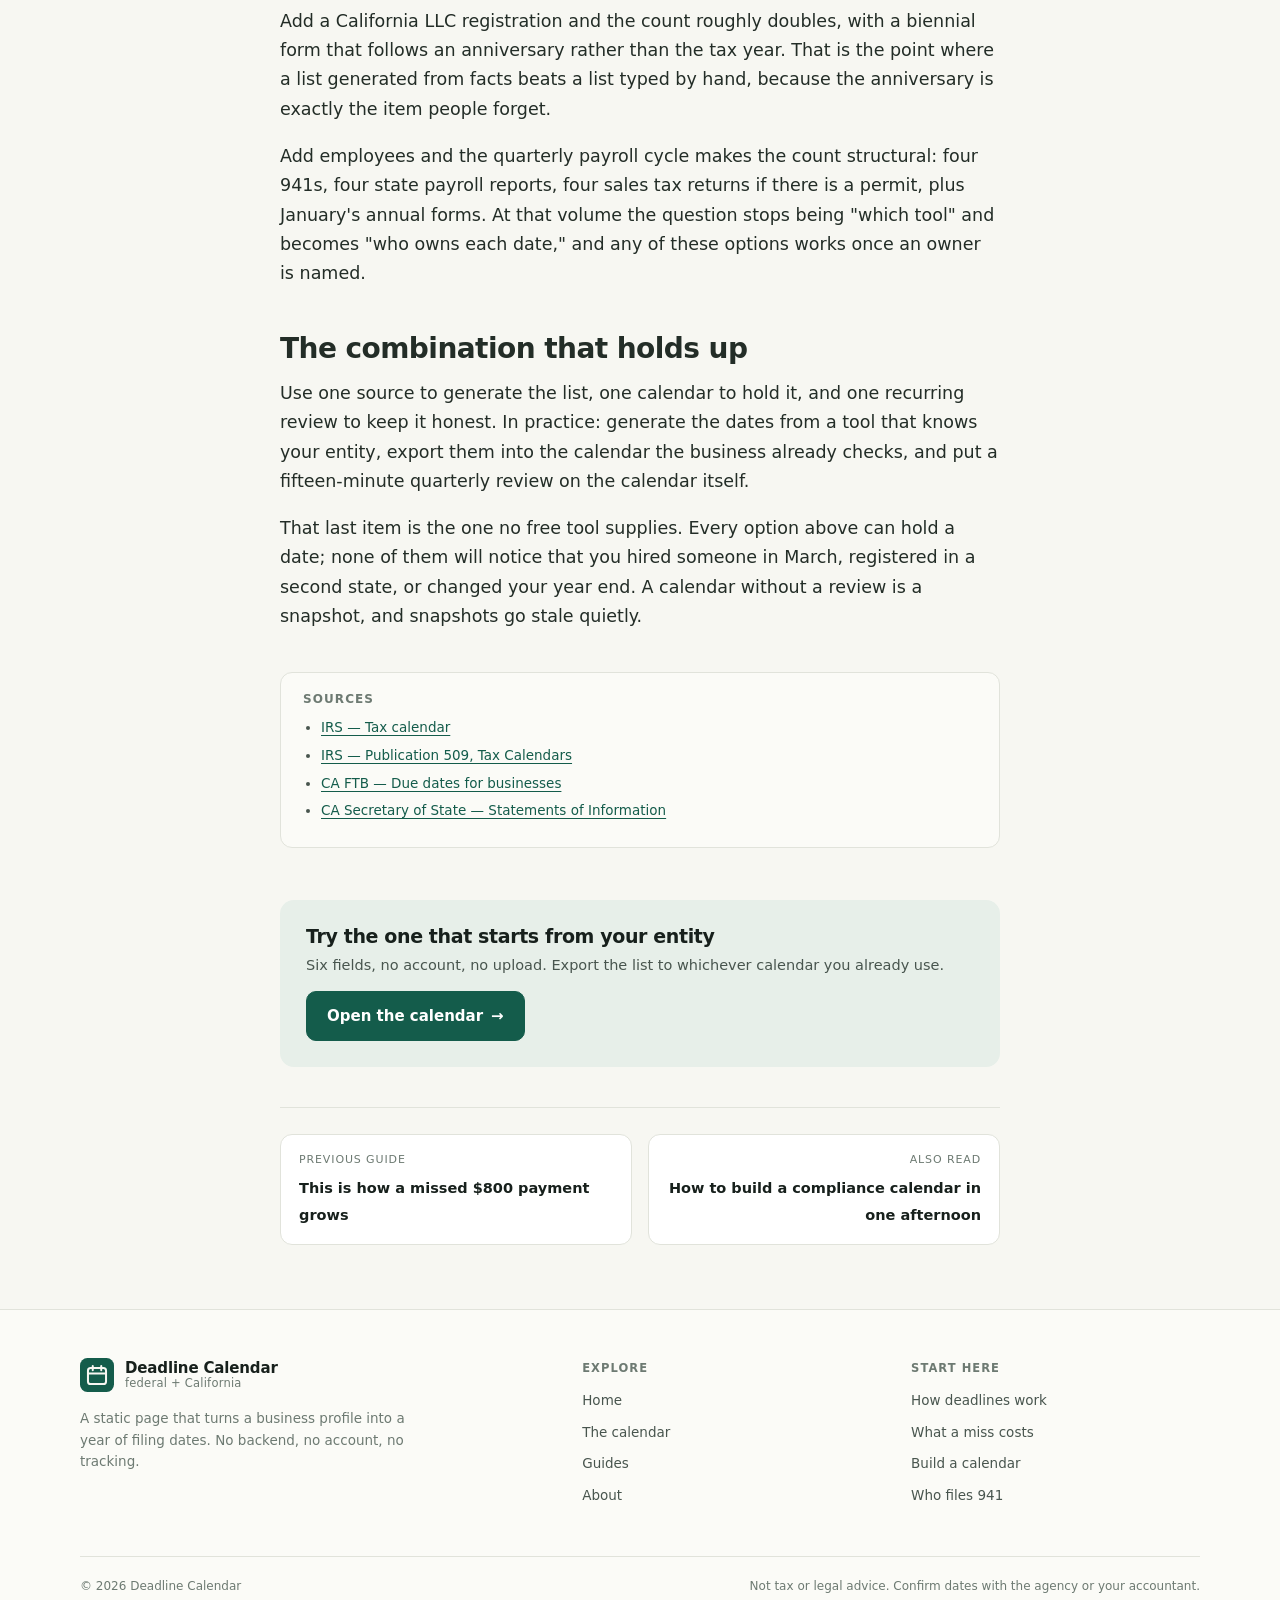
<file: blog/best-free-compliance-calendars.html>
<!doctype html>
<html lang="en">
<head>
  <meta charset="utf-8">
  <meta name="viewport" content="width=device-width, initial-scale=1">
  <meta name="color-scheme" content="light">
  <title>The best free compliance calendars, compared — Deadline Calendar</title>
  <meta name="description" content="Five free ways to track business filing dates — this app, the IRS calendar, a spreadsheet, a shared calendar, and a template — and exactly where each one stops.">
  <link rel="canonical" href="https://vj-madhu-dath.github.io/deadline-calendar/blog/best-free-compliance-calendars.html">
  <meta property="og:type" content="article">
  <meta property="og:title" content="The best free compliance calendars, compared">
  <meta property="og:description" content="Five free options, and the specific gap in each one.">
  <meta property="article:published_time" content="2026-11-18">
  <meta name="twitter:card" content="summary">
  <link rel="icon" href="../assets/favicon.svg" type="image/svg+xml">
  <link rel="stylesheet" href="../assets/site.css">
  <script type="application/ld+json">
    {
      "@context": "https://schema.org",
      "@type": "Article",
      "headline": "The best free compliance calendars, compared",
      "description": "Five free options, and the specific gap in each one.",
      "datePublished": "2026-11-18",
      "dateModified": "2026-11-18",
      "author": { "@type": "Organization", "name": "Deadline Calendar" },
      "publisher": { "@type": "Organization", "name": "Deadline Calendar" },
      "mainEntityOfPage": "https://vj-madhu-dath.github.io/deadline-calendar/blog/best-free-compliance-calendars.html"
    }
  </script>
</head>
<body>
  <a class="skip-link" href="#main">Skip to content</a>

  <header class="site-header"><div class="wrap site-header__inner">
    <a class="site-brand" href="../index.html" aria-label="Deadline Calendar home"><span class="brand-mark" aria-hidden="true"><svg viewBox="0 0 32 32"><rect width="32" height="32" rx="7" fill="#145c4b"/><rect x="7.5" y="9.5" width="17" height="15" rx="2.5" fill="none" stroke="#f7f7f2" stroke-width="1.9"/><path d="M7.5 14.5h17M12 7.5v4M20 7.5v4" stroke="#f7f7f2" stroke-width="1.9" stroke-linecap="round"/></svg></span><span class="brand-text"><span class="brand-name">Deadline Calendar</span><span class="brand-sub">federal + California</span></span></a>
    <button class="nav-toggle" type="button" aria-expanded="false" aria-controls="site-nav"><span class="nav-toggle__icon" aria-hidden="true"><span></span><span></span></span>Menu</button>
    <nav class="site-nav" id="site-nav" aria-label="Main"><a class="site-nav__link" href="../index.html">Home</a><a class="site-nav__link" href="index.html" aria-current="page">Guides</a><a class="site-nav__link" href="../about.html">About</a><a class="btn btn--primary btn--small" href="../app/">Open the calendar <span class="btn__arrow" aria-hidden="true">→</span></a></nav>
  </div></header>

  <main id="main">
    <article>
      <header class="article-header">
        <div class="article-shell">
          <p class="eyebrow">Comparison</p>
          <h1>The best free compliance calendars, compared</h1>
          <p class="article-standfirst">Five ways to keep track of filing dates without paying for software. Each one is genuinely useful, and each one stops somewhere specific. The point of the comparison is to find that edge before a deadline does.</p>
          <div class="article-meta"><span>18 November 2026</span><span>6 min read</span></div>
        </div>
      </header>

      <div class="article-shell">
        <div class="prose">
          <p>"Free" covers a wide range of arrangements. An IRS page is free and authoritative but does not know what kind of business you run. A spreadsheet is free and endlessly flexible but only as accurate as the list you typed into it. A calendar app is free and already on your phone but contains no rules at all. Comparing them on price alone misses the thing that decides whether a filing gets missed.</p>

          <p>So the comparison here uses four tests: does it know your entity, does it show the source, can someone else read it, and who keeps it current. Every option below fails at least one.</p>

          <h2>1. The calendar builder on this site</h2>
          <p>Six fields — entity type, payroll headcount, contractors, state, seller's permit, and registration month — produce a twelve-month list of federal and California dates. Each item carries the form name, the agency, a sentence explaining why it applies, and a link to the primary source. The list exports as an <code>.ics</code> file or prints as a checklist.</p>

          <p>Where it stops: California is the only state, fiscal years are not supported, and a date that lands on a weekend is flagged rather than moved. A weekday federal holiday is not detected at all. It is also a static page maintained by hand, which means a rule can lag a real-world change until someone files a correction.</p>

          <h2>2. The IRS tax calendar</h2>
          <p>The IRS publishes a calendar of federal due dates, and Publication 509 collects them in one document. It is free, it comes from the agency that decides the dates, and it is updated when the forms are.</p>

          <p>Where it stops: it is federal. It does not know you are an LLC, so it cannot tell you that your return is a 1065 rather than a 1040. It does not include the California $800 tax or the Statement of Information, and it does not know whether you hold a seller's permit. It is the best possible source for a question about one federal form and a poor substitute for a business calendar.</p>

          <h2>3. A spreadsheet you build yourself</h2>
          <p>A single sheet with columns for date, form, agency, owner, and status is a legitimate compliance system. It is free, it is portable, and it forces you to read the rules once, which is more than most tools do.</p>

          <p>Where it stops: it is a snapshot. Nothing in the sheet knows that adding a partner turns April into March, or that registering in a new state adds a whole column of dates. It also has no reminders unless you connect it to something, and the person who built it is usually the only one who understands its conventions.</p>

          <h2>4. A shared calendar with recurring events</h2>
          <p>Google Calendar, Apple Calendar, and Outlook all let you create repeating events with alerts, and all three are free. As an artifact this is strong: the dates live where people already look, and a second person can subscribe to the same calendar.</p>

          <p>Where it stops: at the rule set. A recurring event means you already know the date and the rule. It cannot generate the list, cannot explain why a date applies, and will happily repeat a deadline that no longer exists. Used as the destination for an exported list, it is excellent. Used as the source, it is a memory aid with no memory.</p>

          <h2>5. A template for Notion, Sheets, or a docs app</h2>
          <p>Pre-built compliance templates circulate widely, often free, often with a checklist grouped by quarter. They are a reasonable starting point for someone who has never written a filing list and needs to see the shape of one.</p>

          <p>Where it stops: a template is someone else's business. It may assume a Delaware corporation, a fiscal year, or a state you do not operate in. Product plans and pricing change too, so a template that is free today may sit behind a paid tier later. Read the content, keep the structure, and replace every rule with one you have verified.</p>

          <h2>Where each one actually fits</h2>
          <table>
            <thead>
              <tr><th scope="col">Option</th><th scope="col">Knows your entity</th><th scope="col">Links sources</th><th scope="col">Readable by others</th><th scope="col">Maintained by</th></tr>
            </thead>
            <tbody>
              <tr><td>Calendar builder</td><td>Yes</td><td>Yes, per item</td><td>Export or print</td><td>Its maintainers</td></tr>
              <tr><td>IRS calendar</td><td>No</td><td>Yes</td><td>Yes</td><td>IRS</td></tr>
              <tr><td>Your spreadsheet</td><td>Yes, if you encode it</td><td>Only if you add them</td><td>Yes</td><td>You</td></tr>
              <tr><td>Shared calendar</td><td>No</td><td>No</td><td>Yes</td><td>Whoever made the events</td></tr>
              <tr><td>Template</td><td>Someone else's</td><td>Sometimes</td><td>Yes</td><td>Nobody, usually</td></tr>
            </tbody>
          </table>

          <h2>How to choose</h2>
          <p>Start from the number of dates. A sole proprietor with no employees and no state registration has three or four a year, all federal. The IRS calendar plus a phone alert is enough; there is no reason to build a system for four dates.</p>

          <p>Add a California LLC registration and the count roughly doubles, with a biennial form that follows an anniversary rather than the tax year. That is the point where a list generated from facts beats a list typed by hand, because the anniversary is exactly the item people forget.</p>

          <p>Add employees and the quarterly payroll cycle makes the count structural: four 941s, four state payroll reports, four sales tax returns if there is a permit, plus January's annual forms. At that volume the question stops being "which tool" and becomes "who owns each date," and any of these options works once an owner is named.</p>

          <h2>The combination that holds up</h2>
          <p>Use one source to generate the list, one calendar to hold it, and one recurring review to keep it honest. In practice: generate the dates from a tool that knows your entity, export them into the calendar the business already checks, and put a fifteen-minute quarterly review on the calendar itself.</p>

          <p>That last item is the one no free tool supplies. Every option above can hold a date; none of them will notice that you hired someone in March, registered in a second state, or changed your year end. A calendar without a review is a snapshot, and snapshots go stale quietly.</p>

          <div class="sources">
            <h2>Sources</h2>
            <ul>
              <li><a href="https://www.irs.gov/businesses/small-businesses-self-employed/tax-calendar" target="_blank" rel="noopener noreferrer">IRS — Tax calendar</a></li>
              <li><a href="https://www.irs.gov/publications/p509" target="_blank" rel="noopener noreferrer">IRS — Publication 509, Tax Calendars</a></li>
              <li><a href="https://www.ftb.ca.gov/file/when-to-file/due-dates-business.html" target="_blank" rel="noopener noreferrer">CA FTB — Due dates for businesses</a></li>
              <li><a href="https://www.sos.ca.gov/business-programs/business-entities/statements" target="_blank" rel="noopener noreferrer">CA Secretary of State — Statements of Information</a></li>
            </ul>
          </div>
        </div>

        <div class="post-cta">
          <h2>Try the one that starts from your entity</h2>
          <p>Six fields, no account, no upload. Export the list to whichever calendar you already use.</p>
          <a class="btn btn--primary" href="../app/">Open the calendar <span class="btn__arrow" aria-hidden="true">→</span></a>
        </div>

        <nav class="post-nav" aria-label="More guides">
          <a href="this-is-how-a-missed-payment-grows.html"><small>Previous guide</small><strong>This is how a missed $800 payment grows</strong></a>
          <a href="how-to-build-a-compliance-calendar.html"><small>Also read</small><strong>How to build a compliance calendar in one afternoon</strong></a>
        </nav>
      </div>
    </article>
  </main>

  <footer class="site-footer"><div class="wrap">
    <div class="site-footer__inner">
      <div class="site-footer__brand">
        <a class="site-brand" href="../index.html" aria-label="Deadline Calendar home"><span class="brand-mark" aria-hidden="true"><svg viewBox="0 0 32 32"><rect width="32" height="32" rx="7" fill="#145c4b"/><rect x="7.5" y="9.5" width="17" height="15" rx="2.5" fill="none" stroke="#f7f7f2" stroke-width="1.9"/><path d="M7.5 14.5h17M12 7.5v4M20 7.5v4" stroke="#f7f7f2" stroke-width="1.9" stroke-linecap="round"/></svg></span><span class="brand-text"><span class="brand-name">Deadline Calendar</span><span class="brand-sub">federal + California</span></span></a>
        <p>A static page that turns a business profile into a year of filing dates. No backend, no account, no tracking.</p>
      </div>
      <div class="site-footer__col"><h2>Explore</h2><ul><li><a href="../index.html">Home</a></li><li><a href="../app/">The calendar</a></li><li><a href="index.html">Guides</a></li><li><a href="../about.html">About</a></li></ul></div>
      <div class="site-footer__col"><h2>Start here</h2><ul><li><a href="how-business-filing-deadlines-work.html">How deadlines work</a></li><li><a href="what-a-missed-filing-deadline-costs.html">What a miss costs</a></li><li><a href="how-to-build-a-compliance-calendar.html">Build a calendar</a></li><li><a href="who-has-to-file-form-941.html">Who files 941</a></li></ul></div>
    </div>
    <div class="site-footer__base"><span>© <span data-year>2026</span> Deadline Calendar</span><span>Not tax or legal advice. Confirm dates with the agency or your accountant.</span></div>
  </div></footer>
  <script src="../assets/site.js" defer></script>
</body>
</html>
</file>
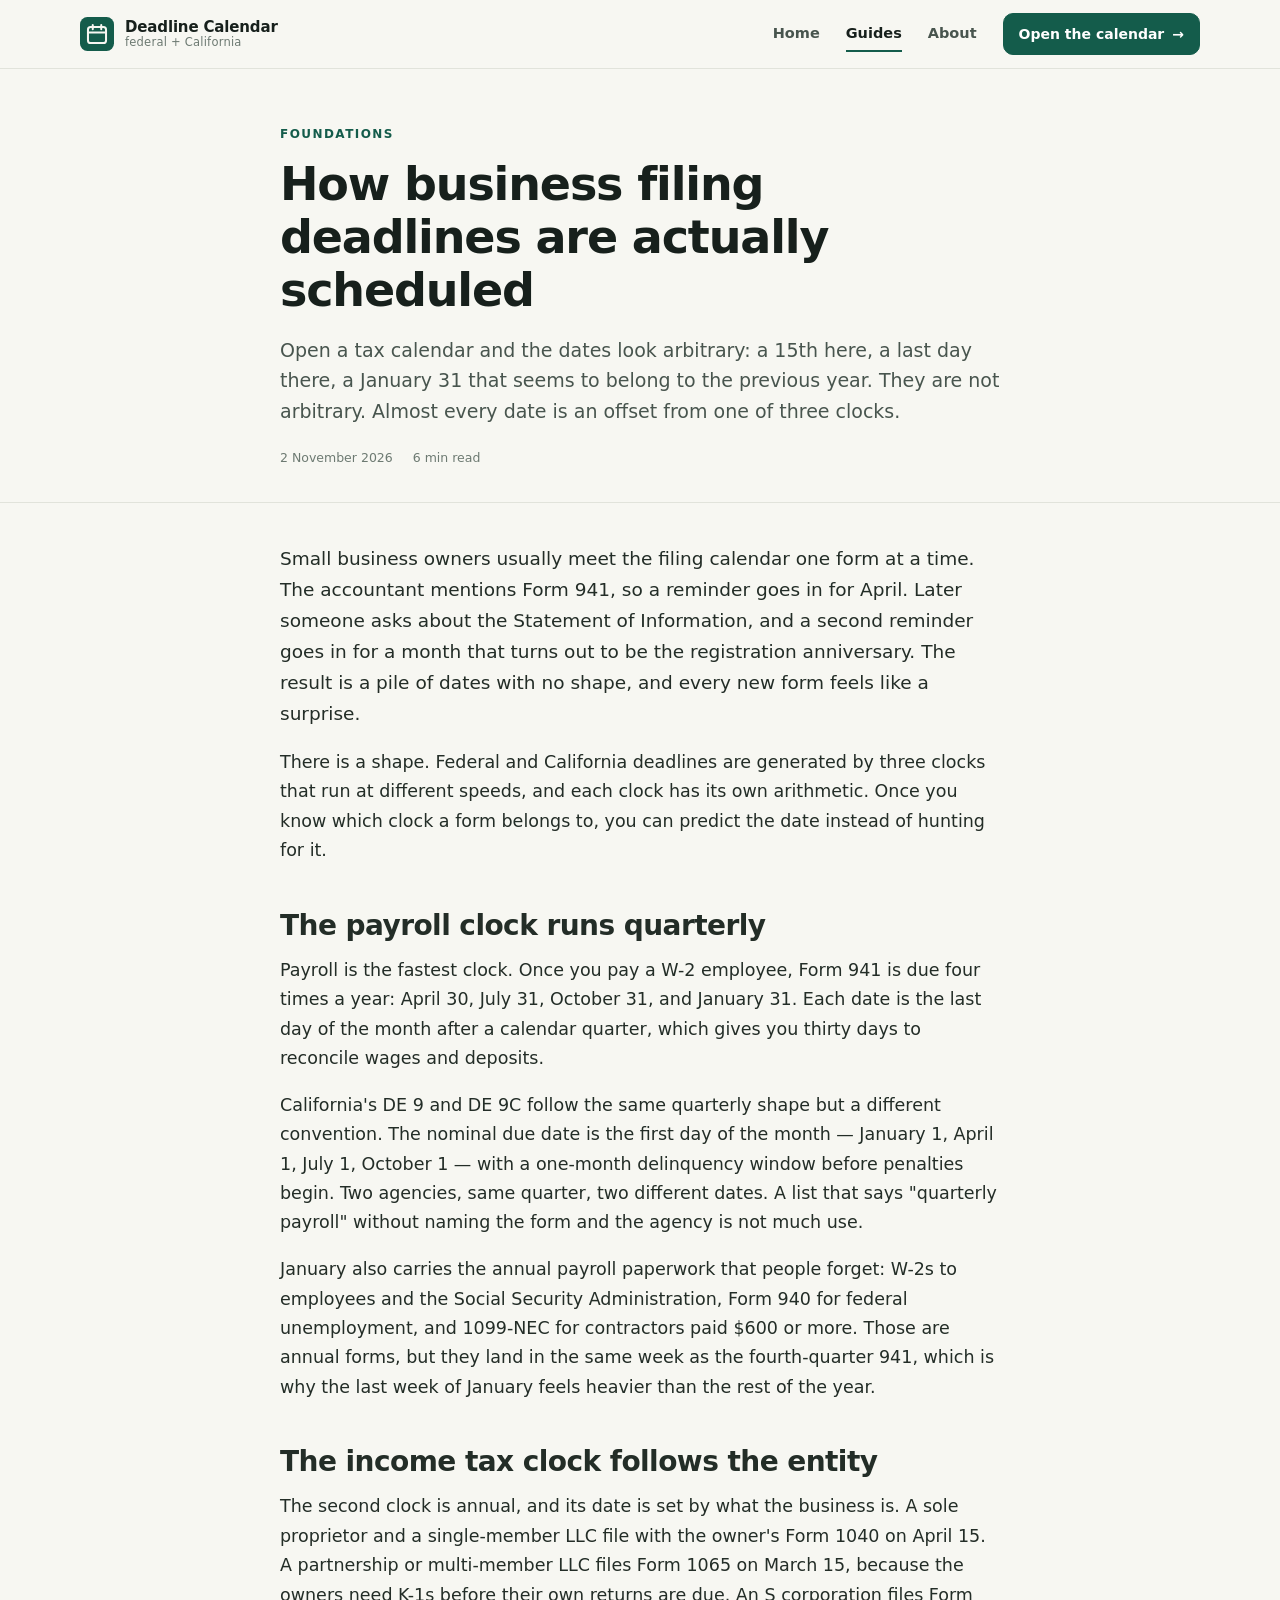
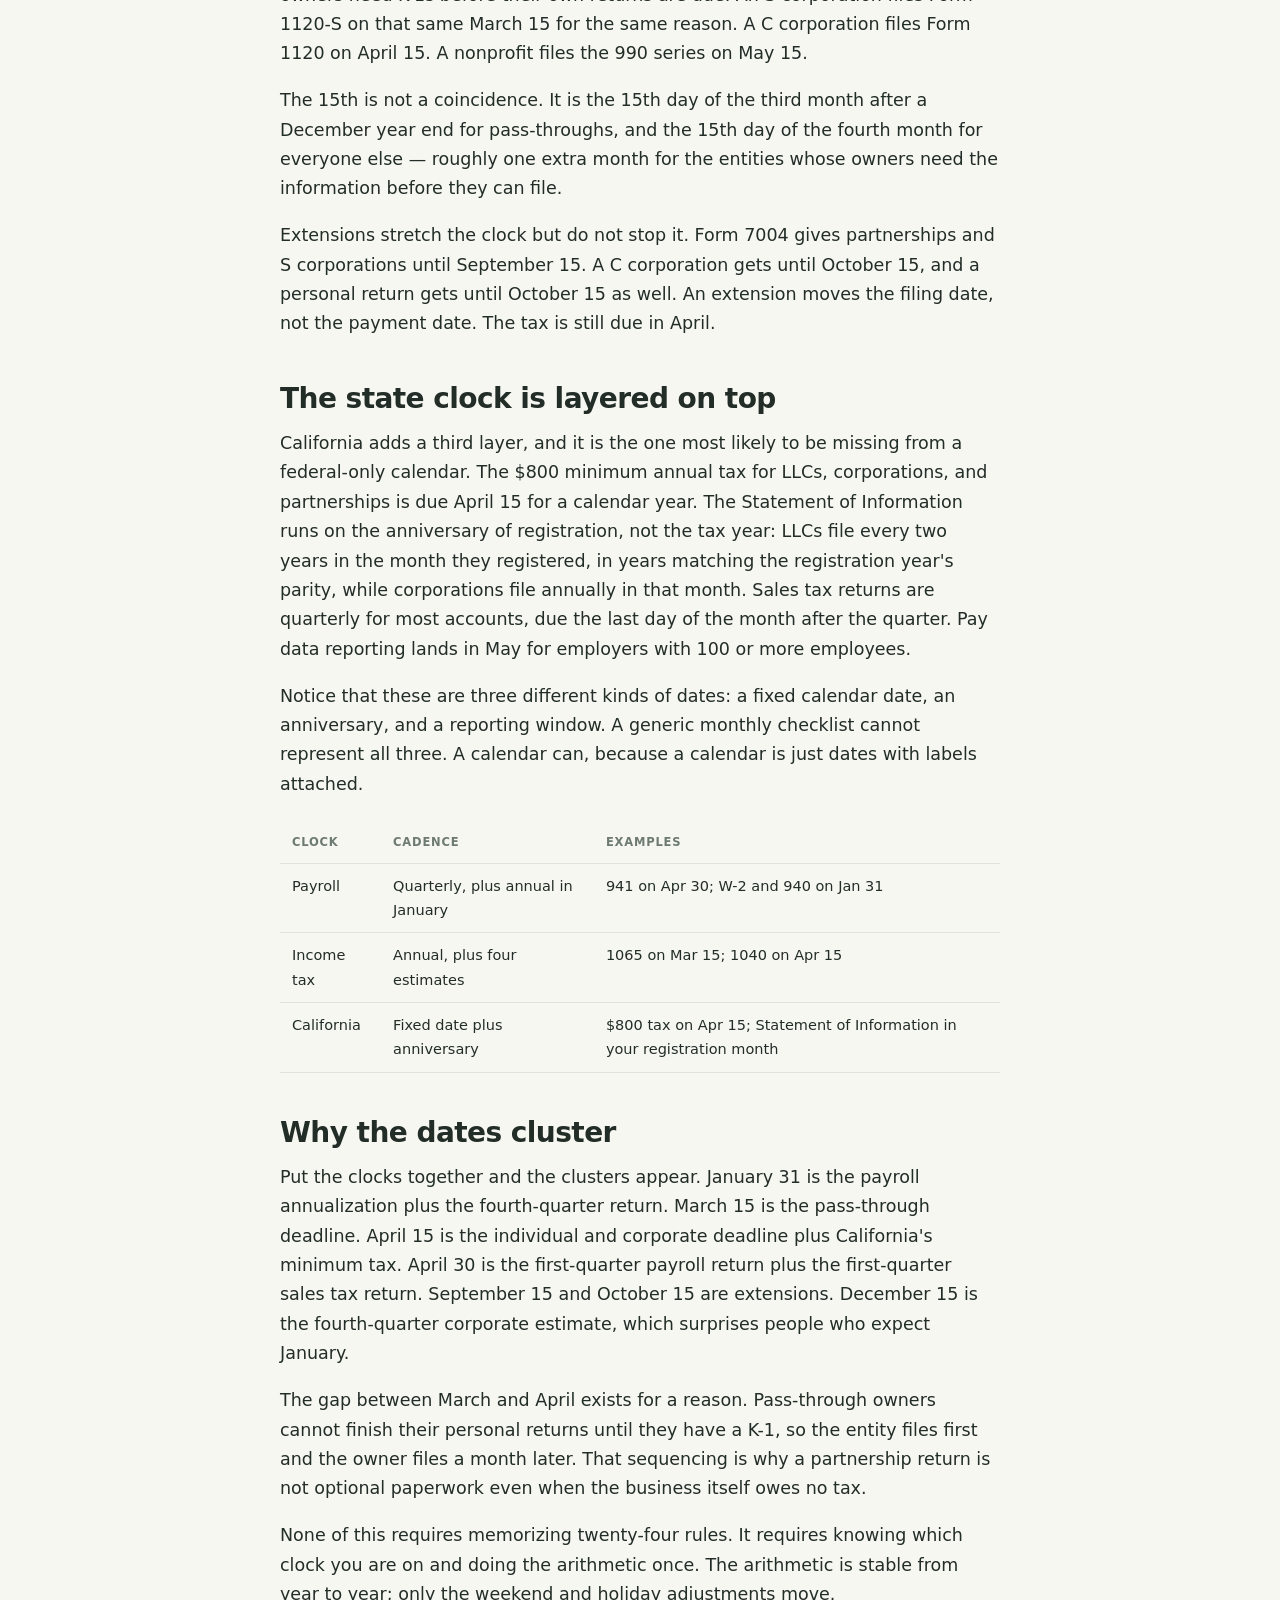
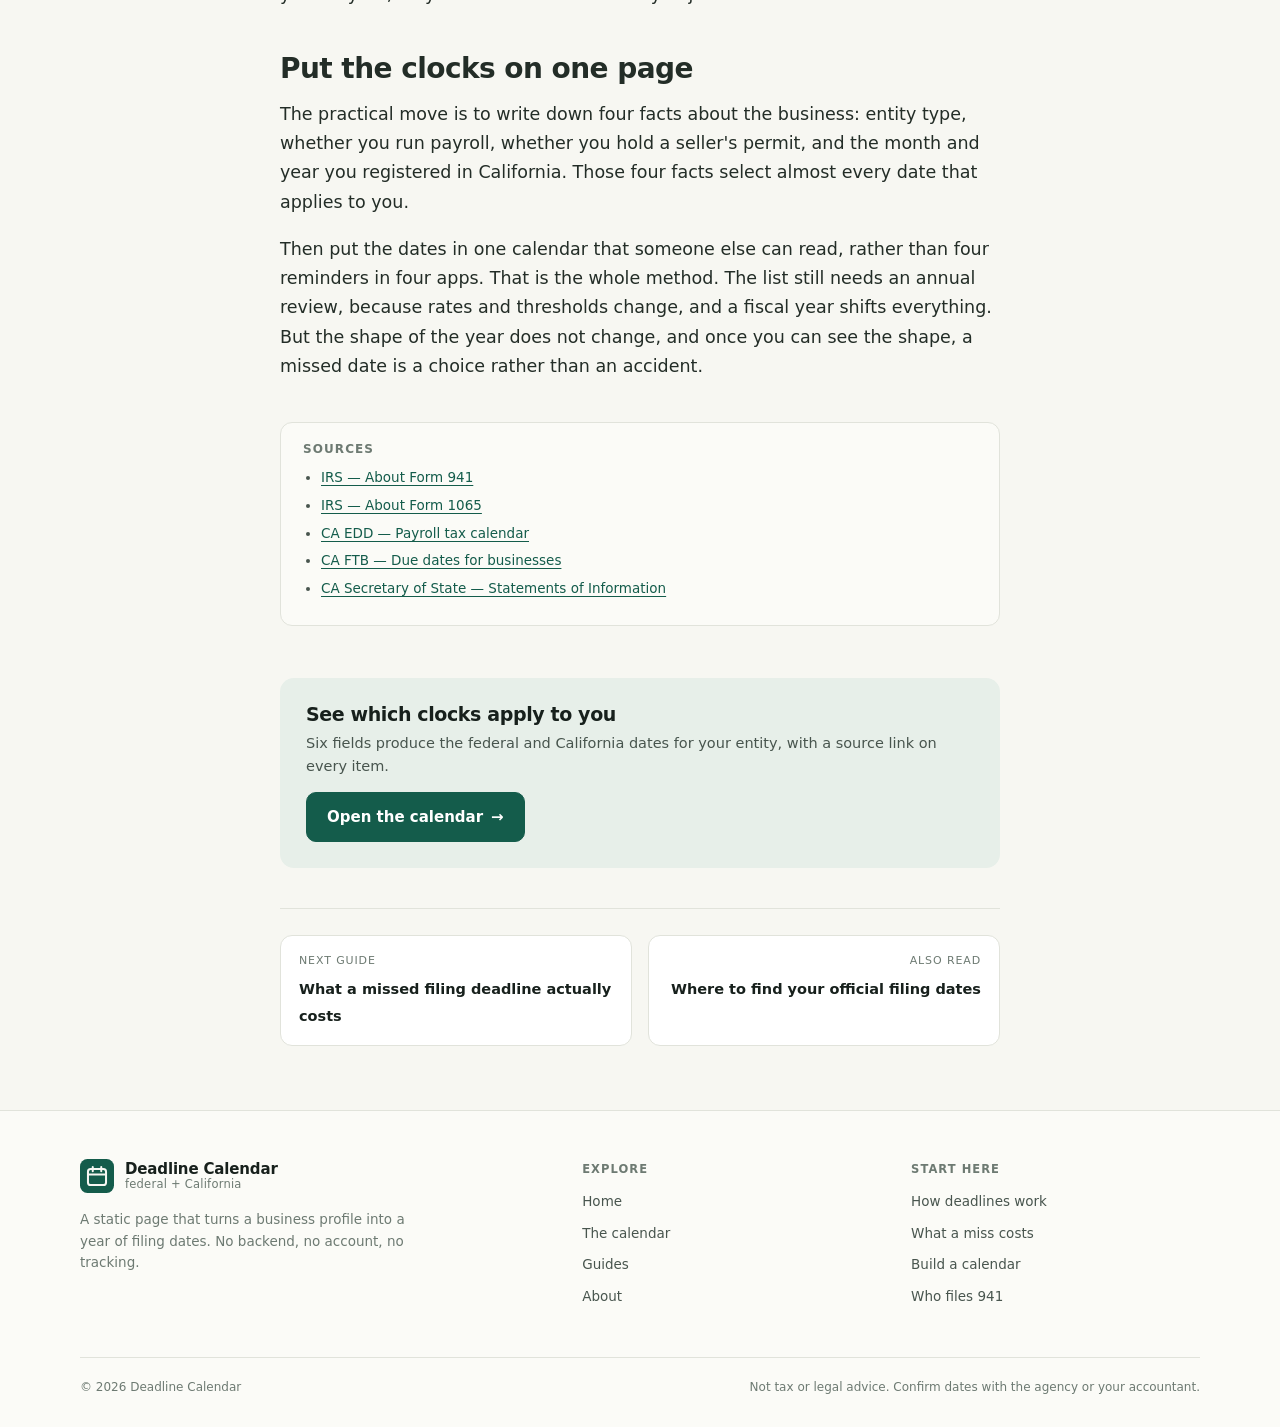
<file: blog/how-business-filing-deadlines-work.html>
<!doctype html>
<html lang="en">
<head>
  <meta charset="utf-8">
  <meta name="viewport" content="width=device-width, initial-scale=1">
  <meta name="color-scheme" content="light">
  <title>How business filing deadlines are actually scheduled — Deadline Calendar</title>
  <meta name="description" content="Quarterly payroll, annual income tax, and state add-ons. Three clocks explain almost every US business filing deadline, and why the dates cluster the way they do.">
  <link rel="canonical" href="https://vj-madhu-dath.github.io/deadline-calendar/blog/how-business-filing-deadlines-work.html">
  <meta property="og:type" content="article">
  <meta property="og:title" content="How business filing deadlines are actually scheduled">
  <meta property="og:description" content="Three clocks — payroll, income tax, and state — explain almost every date on a compliance calendar.">
  <meta property="article:published_time" content="2026-11-02">
  <meta name="twitter:card" content="summary">
  <link rel="icon" href="../assets/favicon.svg" type="image/svg+xml">
  <link rel="stylesheet" href="../assets/site.css">
  <script type="application/ld+json">
    {
      "@context": "https://schema.org",
      "@type": "Article",
      "headline": "How business filing deadlines are actually scheduled",
      "description": "Three clocks — payroll, income tax, and state — explain almost every date on a compliance calendar.",
      "datePublished": "2026-11-02",
      "dateModified": "2026-11-02",
      "author": { "@type": "Organization", "name": "Deadline Calendar" },
      "publisher": { "@type": "Organization", "name": "Deadline Calendar" },
      "mainEntityOfPage": "https://vj-madhu-dath.github.io/deadline-calendar/blog/how-business-filing-deadlines-work.html"
    }
  </script>
</head>
<body>
  <a class="skip-link" href="#main">Skip to content</a>

  <header class="site-header"><div class="wrap site-header__inner">
    <a class="site-brand" href="../index.html" aria-label="Deadline Calendar home"><span class="brand-mark" aria-hidden="true"><svg viewBox="0 0 32 32"><rect width="32" height="32" rx="7" fill="#145c4b"/><rect x="7.5" y="9.5" width="17" height="15" rx="2.5" fill="none" stroke="#f7f7f2" stroke-width="1.9"/><path d="M7.5 14.5h17M12 7.5v4M20 7.5v4" stroke="#f7f7f2" stroke-width="1.9" stroke-linecap="round"/></svg></span><span class="brand-text"><span class="brand-name">Deadline Calendar</span><span class="brand-sub">federal + California</span></span></a>
    <button class="nav-toggle" type="button" aria-expanded="false" aria-controls="site-nav"><span class="nav-toggle__icon" aria-hidden="true"><span></span><span></span></span>Menu</button>
    <nav class="site-nav" id="site-nav" aria-label="Main"><a class="site-nav__link" href="../index.html">Home</a><a class="site-nav__link" href="index.html" aria-current="page">Guides</a><a class="site-nav__link" href="../about.html">About</a><a class="btn btn--primary btn--small" href="../app/">Open the calendar <span class="btn__arrow" aria-hidden="true">→</span></a></nav>
  </div></header>

  <main id="main">
    <article>
      <header class="article-header">
        <div class="article-shell">
          <p class="eyebrow">Foundations</p>
          <h1>How business filing deadlines are actually scheduled</h1>
          <p class="article-standfirst">Open a tax calendar and the dates look arbitrary: a 15th here, a last day there, a January 31 that seems to belong to the previous year. They are not arbitrary. Almost every date is an offset from one of three clocks.</p>
          <div class="article-meta"><span>2 November 2026</span><span>6 min read</span></div>
        </div>
      </header>

      <div class="article-shell">
        <div class="prose">
          <p>Small business owners usually meet the filing calendar one form at a time. The accountant mentions Form 941, so a reminder goes in for April. Later someone asks about the Statement of Information, and a second reminder goes in for a month that turns out to be the registration anniversary. The result is a pile of dates with no shape, and every new form feels like a surprise.</p>

          <p>There is a shape. Federal and California deadlines are generated by three clocks that run at different speeds, and each clock has its own arithmetic. Once you know which clock a form belongs to, you can predict the date instead of hunting for it.</p>

          <h2>The payroll clock runs quarterly</h2>
          <p>Payroll is the fastest clock. Once you pay a W-2 employee, Form 941 is due four times a year: April 30, July 31, October 31, and January 31. Each date is the last day of the month after a calendar quarter, which gives you thirty days to reconcile wages and deposits.</p>

          <p>California's DE 9 and DE 9C follow the same quarterly shape but a different convention. The nominal due date is the first day of the month — January 1, April 1, July 1, October 1 — with a one-month delinquency window before penalties begin. Two agencies, same quarter, two different dates. A list that says "quarterly payroll" without naming the form and the agency is not much use.</p>

          <p>January also carries the annual payroll paperwork that people forget: W-2s to employees and the Social Security Administration, Form 940 for federal unemployment, and 1099-NEC for contractors paid $600 or more. Those are annual forms, but they land in the same week as the fourth-quarter 941, which is why the last week of January feels heavier than the rest of the year.</p>

          <h2>The income tax clock follows the entity</h2>
          <p>The second clock is annual, and its date is set by what the business is. A sole proprietor and a single-member LLC file with the owner's Form 1040 on April 15. A partnership or multi-member LLC files Form 1065 on March 15, because the owners need K-1s before their own returns are due. An S corporation files Form 1120-S on that same March 15 for the same reason. A C corporation files Form 1120 on April 15. A nonprofit files the 990 series on May 15.</p>

          <p>The 15th is not a coincidence. It is the 15th day of the third month after a December year end for pass-throughs, and the 15th day of the fourth month for everyone else — roughly one extra month for the entities whose owners need the information before they can file.</p>

          <p>Extensions stretch the clock but do not stop it. Form 7004 gives partnerships and S corporations until September 15. A C corporation gets until October 15, and a personal return gets until October 15 as well. An extension moves the filing date, not the payment date. The tax is still due in April.</p>

          <h2>The state clock is layered on top</h2>
          <p>California adds a third layer, and it is the one most likely to be missing from a federal-only calendar. The $800 minimum annual tax for LLCs, corporations, and partnerships is due April 15 for a calendar year. The Statement of Information runs on the anniversary of registration, not the tax year: LLCs file every two years in the month they registered, in years matching the registration year's parity, while corporations file annually in that month. Sales tax returns are quarterly for most accounts, due the last day of the month after the quarter. Pay data reporting lands in May for employers with 100 or more employees.</p>

          <p>Notice that these are three different kinds of dates: a fixed calendar date, an anniversary, and a reporting window. A generic monthly checklist cannot represent all three. A calendar can, because a calendar is just dates with labels attached.</p>

          <table>
            <thead>
              <tr><th scope="col">Clock</th><th scope="col">Cadence</th><th scope="col">Examples</th></tr>
            </thead>
            <tbody>
              <tr><td>Payroll</td><td>Quarterly, plus annual in January</td><td>941 on Apr 30; W-2 and 940 on Jan 31</td></tr>
              <tr><td>Income tax</td><td>Annual, plus four estimates</td><td>1065 on Mar 15; 1040 on Apr 15</td></tr>
              <tr><td>California</td><td>Fixed date plus anniversary</td><td>$800 tax on Apr 15; Statement of Information in your registration month</td></tr>
            </tbody>
          </table>

          <h2>Why the dates cluster</h2>
          <p>Put the clocks together and the clusters appear. January 31 is the payroll annualization plus the fourth-quarter return. March 15 is the pass-through deadline. April 15 is the individual and corporate deadline plus California's minimum tax. April 30 is the first-quarter payroll return plus the first-quarter sales tax return. September 15 and October 15 are extensions. December 15 is the fourth-quarter corporate estimate, which surprises people who expect January.</p>

          <p>The gap between March and April exists for a reason. Pass-through owners cannot finish their personal returns until they have a K-1, so the entity files first and the owner files a month later. That sequencing is why a partnership return is not optional paperwork even when the business itself owes no tax.</p>

          <p>None of this requires memorizing twenty-four rules. It requires knowing which clock you are on and doing the arithmetic once. The arithmetic is stable from year to year; only the weekend and holiday adjustments move.</p>

          <h2>Put the clocks on one page</h2>
          <p>The practical move is to write down four facts about the business: entity type, whether you run payroll, whether you hold a seller's permit, and the month and year you registered in California. Those four facts select almost every date that applies to you.</p>

          <p>Then put the dates in one calendar that someone else can read, rather than four reminders in four apps. That is the whole method. The list still needs an annual review, because rates and thresholds change, and a fiscal year shifts everything. But the shape of the year does not change, and once you can see the shape, a missed date is a choice rather than an accident.</p>

          <div class="sources">
            <h2>Sources</h2>
            <ul>
              <li><a href="https://www.irs.gov/forms-pubs/about-form-941" target="_blank" rel="noopener noreferrer">IRS — About Form 941</a></li>
              <li><a href="https://www.irs.gov/forms-pubs/about-form-1065" target="_blank" rel="noopener noreferrer">IRS — About Form 1065</a></li>
              <li><a href="https://edd.ca.gov/en/payroll_taxes/Due_Dates_Calendar" target="_blank" rel="noopener noreferrer">CA EDD — Payroll tax calendar</a></li>
              <li><a href="https://www.ftb.ca.gov/file/when-to-file/due-dates-business.html" target="_blank" rel="noopener noreferrer">CA FTB — Due dates for businesses</a></li>
              <li><a href="https://www.sos.ca.gov/business-programs/business-entities/statements" target="_blank" rel="noopener noreferrer">CA Secretary of State — Statements of Information</a></li>
            </ul>
          </div>
        </div>

        <div class="post-cta">
          <h2>See which clocks apply to you</h2>
          <p>Six fields produce the federal and California dates for your entity, with a source link on every item.</p>
          <a class="btn btn--primary" href="../app/">Open the calendar <span class="btn__arrow" aria-hidden="true">→</span></a>
        </div>

        <nav class="post-nav" aria-label="More guides">
          <a href="what-a-missed-filing-deadline-costs.html"><small>Next guide</small><strong>What a missed filing deadline actually costs</strong></a>
          <a href="where-to-find-official-filing-dates.html"><small>Also read</small><strong>Where to find your official filing dates</strong></a>
        </nav>
      </div>
    </article>
  </main>

  <footer class="site-footer"><div class="wrap">
    <div class="site-footer__inner">
      <div class="site-footer__brand">
        <a class="site-brand" href="../index.html" aria-label="Deadline Calendar home"><span class="brand-mark" aria-hidden="true"><svg viewBox="0 0 32 32"><rect width="32" height="32" rx="7" fill="#145c4b"/><rect x="7.5" y="9.5" width="17" height="15" rx="2.5" fill="none" stroke="#f7f7f2" stroke-width="1.9"/><path d="M7.5 14.5h17M12 7.5v4M20 7.5v4" stroke="#f7f7f2" stroke-width="1.9" stroke-linecap="round"/></svg></span><span class="brand-text"><span class="brand-name">Deadline Calendar</span><span class="brand-sub">federal + California</span></span></a>
        <p>A static page that turns a business profile into a year of filing dates. No backend, no account, no tracking.</p>
      </div>
      <div class="site-footer__col"><h2>Explore</h2><ul><li><a href="../index.html">Home</a></li><li><a href="../app/">The calendar</a></li><li><a href="index.html">Guides</a></li><li><a href="../about.html">About</a></li></ul></div>
      <div class="site-footer__col"><h2>Start here</h2><ul><li><a href="how-business-filing-deadlines-work.html">How deadlines work</a></li><li><a href="what-a-missed-filing-deadline-costs.html">What a miss costs</a></li><li><a href="how-to-build-a-compliance-calendar.html">Build a calendar</a></li><li><a href="who-has-to-file-form-941.html">Who files 941</a></li></ul></div>
    </div>
    <div class="site-footer__base"><span>© <span data-year>2026</span> Deadline Calendar</span><span>Not tax or legal advice. Confirm dates with the agency or your accountant.</span></div>
  </div></footer>
  <script src="../assets/site.js" defer></script>
</body>
</html>
</file>
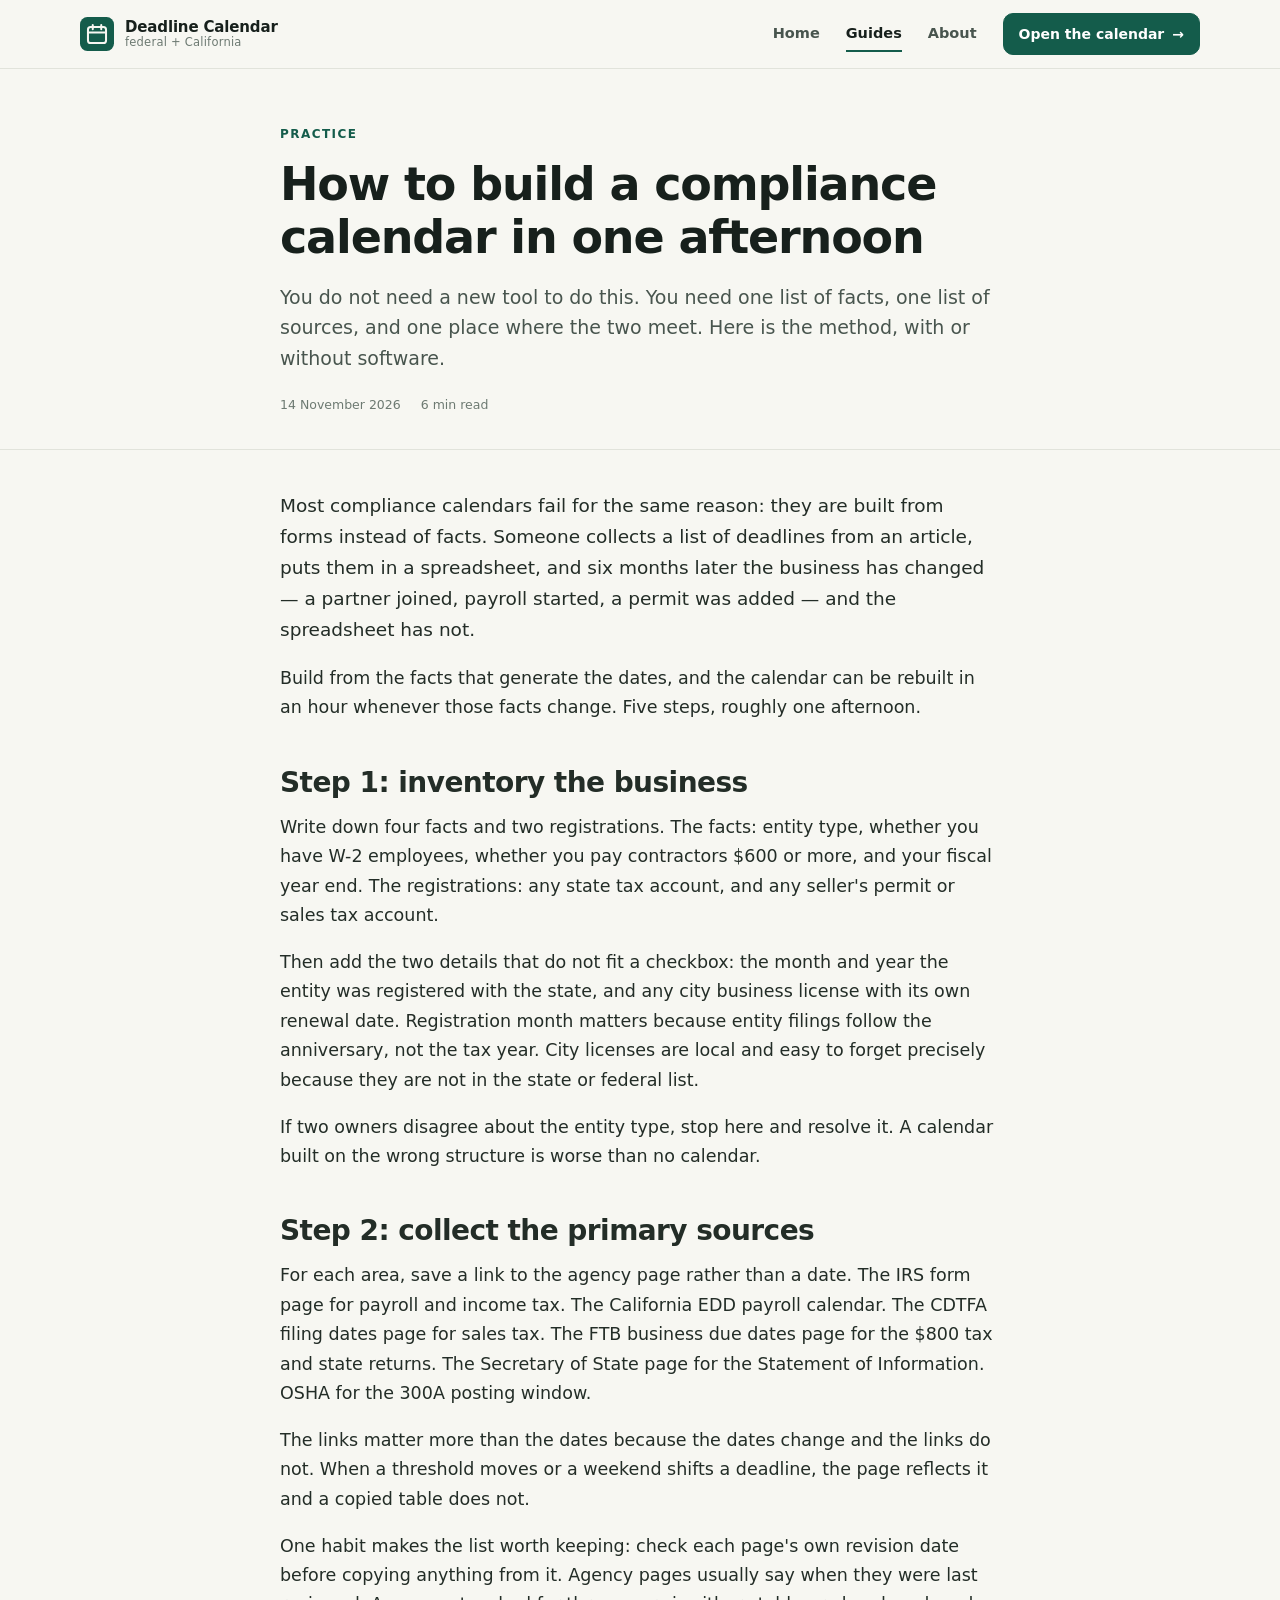
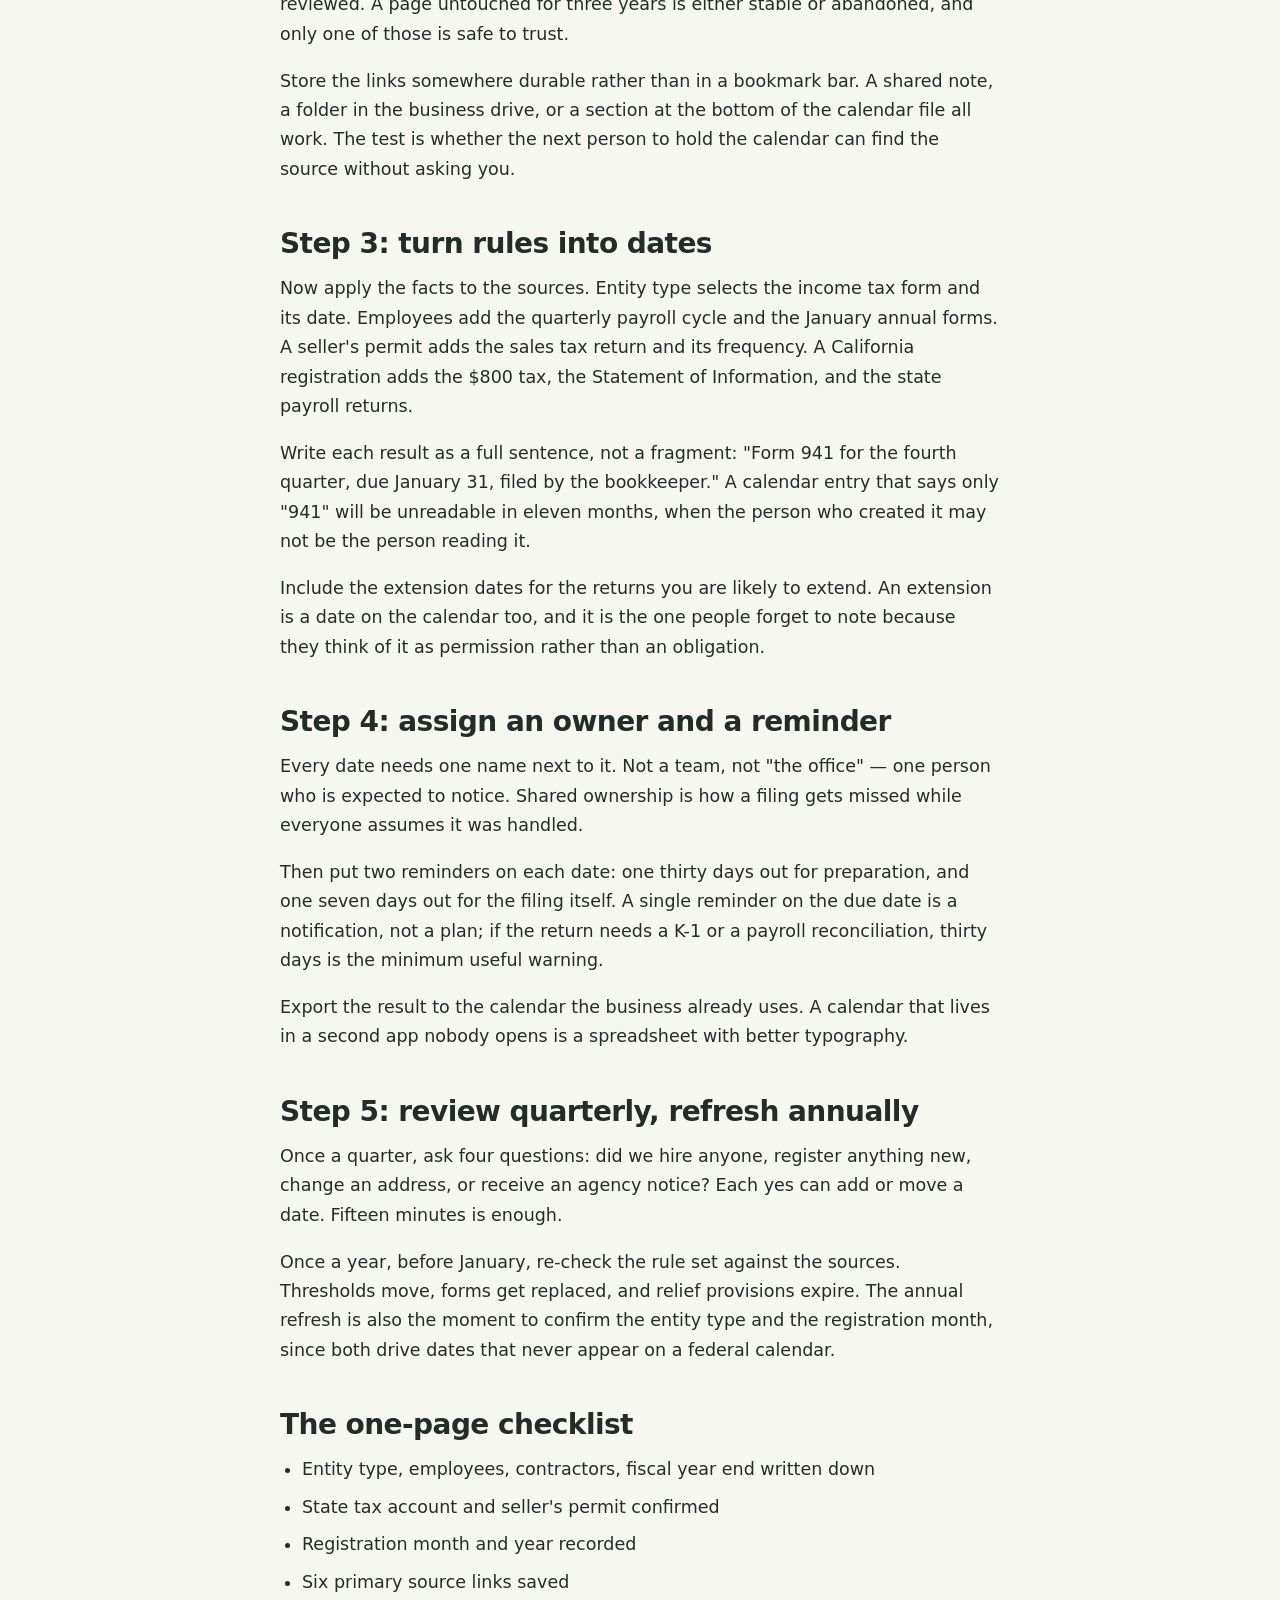
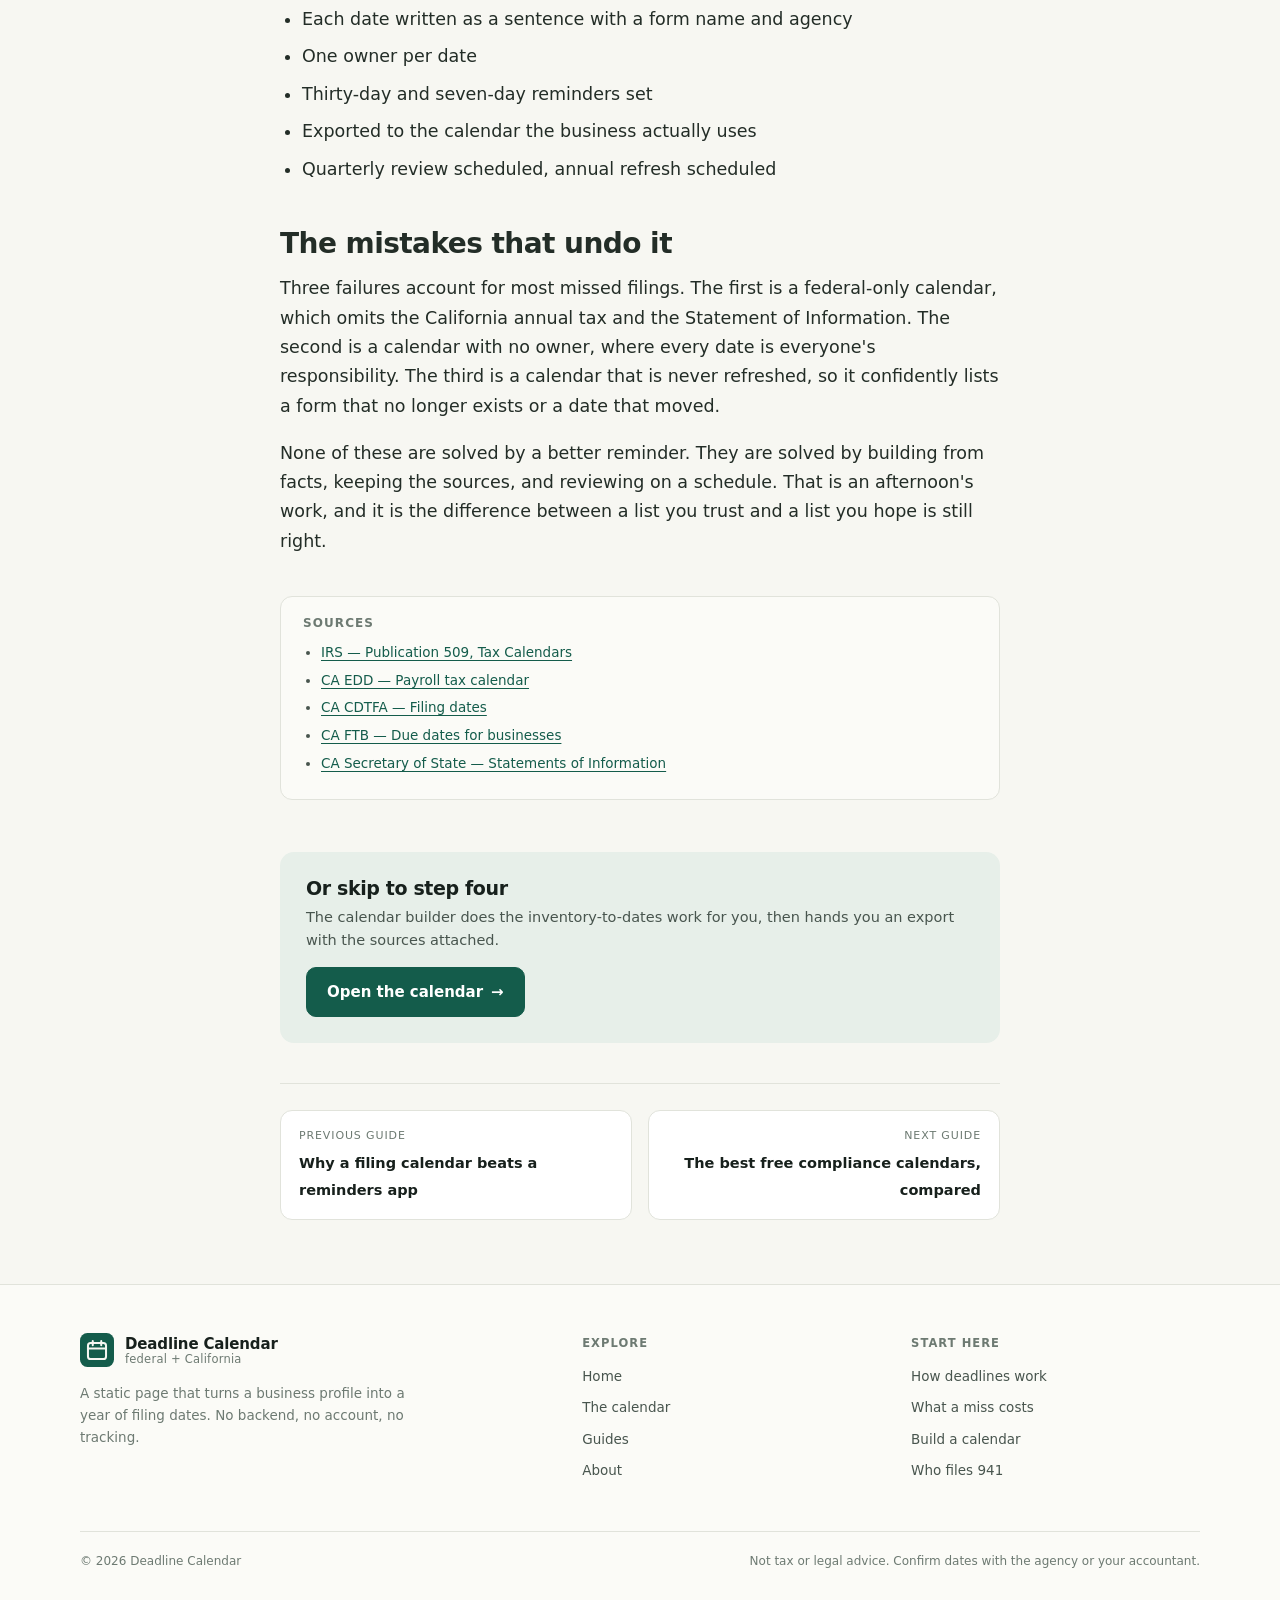
<file: blog/how-to-build-a-compliance-calendar.html>
<!doctype html>
<html lang="en">
<head>
  <meta charset="utf-8">
  <meta name="viewport" content="width=device-width, initial-scale=1">
  <meta name="color-scheme" content="light">
  <title>How to build a compliance calendar in one afternoon — Deadline Calendar</title>
  <meta name="description" content="Five steps that turn a pile of forms into one readable calendar: inventory the business, collect primary sources, assign dates, name an owner, and review quarterly.">
  <link rel="canonical" href="https://vj-madhu-dath.github.io/deadline-calendar/blog/how-to-build-a-compliance-calendar.html">
  <meta property="og:type" content="article">
  <meta property="og:title" content="How to build a compliance calendar in one afternoon">
  <meta property="og:description" content="Five steps that turn a pile of forms into one readable calendar.">
  <meta property="article:published_time" content="2026-11-14">
  <meta name="twitter:card" content="summary">
  <link rel="icon" href="../assets/favicon.svg" type="image/svg+xml">
  <link rel="stylesheet" href="../assets/site.css">
  <script type="application/ld+json">
    {
      "@context": "https://schema.org",
      "@type": "Article",
      "headline": "How to build a compliance calendar in one afternoon",
      "description": "Five steps that turn a pile of forms into one readable calendar.",
      "datePublished": "2026-11-14",
      "dateModified": "2026-11-14",
      "author": { "@type": "Organization", "name": "Deadline Calendar" },
      "publisher": { "@type": "Organization", "name": "Deadline Calendar" },
      "mainEntityOfPage": "https://vj-madhu-dath.github.io/deadline-calendar/blog/how-to-build-a-compliance-calendar.html"
    }
  </script>
</head>
<body>
  <a class="skip-link" href="#main">Skip to content</a>

  <header class="site-header"><div class="wrap site-header__inner">
    <a class="site-brand" href="../index.html" aria-label="Deadline Calendar home"><span class="brand-mark" aria-hidden="true"><svg viewBox="0 0 32 32"><rect width="32" height="32" rx="7" fill="#145c4b"/><rect x="7.5" y="9.5" width="17" height="15" rx="2.5" fill="none" stroke="#f7f7f2" stroke-width="1.9"/><path d="M7.5 14.5h17M12 7.5v4M20 7.5v4" stroke="#f7f7f2" stroke-width="1.9" stroke-linecap="round"/></svg></span><span class="brand-text"><span class="brand-name">Deadline Calendar</span><span class="brand-sub">federal + California</span></span></a>
    <button class="nav-toggle" type="button" aria-expanded="false" aria-controls="site-nav"><span class="nav-toggle__icon" aria-hidden="true"><span></span><span></span></span>Menu</button>
    <nav class="site-nav" id="site-nav" aria-label="Main"><a class="site-nav__link" href="../index.html">Home</a><a class="site-nav__link" href="index.html" aria-current="page">Guides</a><a class="site-nav__link" href="../about.html">About</a><a class="btn btn--primary btn--small" href="../app/">Open the calendar <span class="btn__arrow" aria-hidden="true">→</span></a></nav>
  </div></header>

  <main id="main">
    <article>
      <header class="article-header">
        <div class="article-shell">
          <p class="eyebrow">Practice</p>
          <h1>How to build a compliance calendar in one afternoon</h1>
          <p class="article-standfirst">You do not need a new tool to do this. You need one list of facts, one list of sources, and one place where the two meet. Here is the method, with or without software.</p>
          <div class="article-meta"><span>14 November 2026</span><span>6 min read</span></div>
        </div>
      </header>

      <div class="article-shell">
        <div class="prose">
          <p>Most compliance calendars fail for the same reason: they are built from forms instead of facts. Someone collects a list of deadlines from an article, puts them in a spreadsheet, and six months later the business has changed — a partner joined, payroll started, a permit was added — and the spreadsheet has not.</p>

          <p>Build from the facts that generate the dates, and the calendar can be rebuilt in an hour whenever those facts change. Five steps, roughly one afternoon.</p>

          <h2>Step 1: inventory the business</h2>
          <p>Write down four facts and two registrations. The facts: entity type, whether you have W-2 employees, whether you pay contractors $600 or more, and your fiscal year end. The registrations: any state tax account, and any seller's permit or sales tax account.</p>

          <p>Then add the two details that do not fit a checkbox: the month and year the entity was registered with the state, and any city business license with its own renewal date. Registration month matters because entity filings follow the anniversary, not the tax year. City licenses are local and easy to forget precisely because they are not in the state or federal list.</p>

          <p>If two owners disagree about the entity type, stop here and resolve it. A calendar built on the wrong structure is worse than no calendar.</p>

          <h2>Step 2: collect the primary sources</h2>
          <p>For each area, save a link to the agency page rather than a date. The IRS form page for payroll and income tax. The California EDD payroll calendar. The CDTFA filing dates page for sales tax. The FTB business due dates page for the $800 tax and state returns. The Secretary of State page for the Statement of Information. OSHA for the 300A posting window.</p>

          <p>The links matter more than the dates because the dates change and the links do not. When a threshold moves or a weekend shifts a deadline, the page reflects it and a copied table does not.</p>

          <p>One habit makes the list worth keeping: check each page's own revision date before copying anything from it. Agency pages usually say when they were last reviewed. A page untouched for three years is either stable or abandoned, and only one of those is safe to trust.</p>

          <p>Store the links somewhere durable rather than in a bookmark bar. A shared note, a folder in the business drive, or a section at the bottom of the calendar file all work. The test is whether the next person to hold the calendar can find the source without asking you.</p>

          <h2>Step 3: turn rules into dates</h2>
          <p>Now apply the facts to the sources. Entity type selects the income tax form and its date. Employees add the quarterly payroll cycle and the January annual forms. A seller's permit adds the sales tax return and its frequency. A California registration adds the $800 tax, the Statement of Information, and the state payroll returns.</p>

          <p>Write each result as a full sentence, not a fragment: "Form 941 for the fourth quarter, due January 31, filed by the bookkeeper." A calendar entry that says only "941" will be unreadable in eleven months, when the person who created it may not be the person reading it.</p>

          <p>Include the extension dates for the returns you are likely to extend. An extension is a date on the calendar too, and it is the one people forget to note because they think of it as permission rather than an obligation.</p>

          <h2>Step 4: assign an owner and a reminder</h2>
          <p>Every date needs one name next to it. Not a team, not "the office" — one person who is expected to notice. Shared ownership is how a filing gets missed while everyone assumes it was handled.</p>

          <p>Then put two reminders on each date: one thirty days out for preparation, and one seven days out for the filing itself. A single reminder on the due date is a notification, not a plan; if the return needs a K-1 or a payroll reconciliation, thirty days is the minimum useful warning.</p>

          <p>Export the result to the calendar the business already uses. A calendar that lives in a second app nobody opens is a spreadsheet with better typography.</p>

          <h2>Step 5: review quarterly, refresh annually</h2>
          <p>Once a quarter, ask four questions: did we hire anyone, register anything new, change an address, or receive an agency notice? Each yes can add or move a date. Fifteen minutes is enough.</p>

          <p>Once a year, before January, re-check the rule set against the sources. Thresholds move, forms get replaced, and relief provisions expire. The annual refresh is also the moment to confirm the entity type and the registration month, since both drive dates that never appear on a federal calendar.</p>

          <h2>The one-page checklist</h2>
          <ul>
            <li>Entity type, employees, contractors, fiscal year end written down</li>
            <li>State tax account and seller's permit confirmed</li>
            <li>Registration month and year recorded</li>
            <li>Six primary source links saved</li>
            <li>Each date written as a sentence with a form name and agency</li>
            <li>One owner per date</li>
            <li>Thirty-day and seven-day reminders set</li>
            <li>Exported to the calendar the business actually uses</li>
            <li>Quarterly review scheduled, annual refresh scheduled</li>
          </ul>

          <h2>The mistakes that undo it</h2>
          <p>Three failures account for most missed filings. The first is a federal-only calendar, which omits the California annual tax and the Statement of Information. The second is a calendar with no owner, where every date is everyone's responsibility. The third is a calendar that is never refreshed, so it confidently lists a form that no longer exists or a date that moved.</p>

          <p>None of these are solved by a better reminder. They are solved by building from facts, keeping the sources, and reviewing on a schedule. That is an afternoon's work, and it is the difference between a list you trust and a list you hope is still right.</p>

          <div class="sources">
            <h2>Sources</h2>
            <ul>
              <li><a href="https://www.irs.gov/publications/p509" target="_blank" rel="noopener noreferrer">IRS — Publication 509, Tax Calendars</a></li>
              <li><a href="https://edd.ca.gov/en/payroll_taxes/Due_Dates_Calendar" target="_blank" rel="noopener noreferrer">CA EDD — Payroll tax calendar</a></li>
              <li><a href="https://cdtfa.ca.gov/taxes-and-fees/sales-use-tax-returns-filing-dates.htm" target="_blank" rel="noopener noreferrer">CA CDTFA — Filing dates</a></li>
              <li><a href="https://www.ftb.ca.gov/file/when-to-file/due-dates-business.html" target="_blank" rel="noopener noreferrer">CA FTB — Due dates for businesses</a></li>
              <li><a href="https://www.sos.ca.gov/business-programs/business-entities/statements" target="_blank" rel="noopener noreferrer">CA Secretary of State — Statements of Information</a></li>
            </ul>
          </div>
        </div>

        <div class="post-cta">
          <h2>Or skip to step four</h2>
          <p>The calendar builder does the inventory-to-dates work for you, then hands you an export with the sources attached.</p>
          <a class="btn btn--primary" href="../app/">Open the calendar <span class="btn__arrow" aria-hidden="true">→</span></a>
        </div>

        <nav class="post-nav" aria-label="More guides">
          <a href="why-a-filing-calendar-beats-reminders.html"><small>Previous guide</small><strong>Why a filing calendar beats a reminders app</strong></a>
          <a href="best-free-compliance-calendars.html"><small>Next guide</small><strong>The best free compliance calendars, compared</strong></a>
        </nav>
      </div>
    </article>
  </main>

  <footer class="site-footer"><div class="wrap">
    <div class="site-footer__inner">
      <div class="site-footer__brand">
        <a class="site-brand" href="../index.html" aria-label="Deadline Calendar home"><span class="brand-mark" aria-hidden="true"><svg viewBox="0 0 32 32"><rect width="32" height="32" rx="7" fill="#145c4b"/><rect x="7.5" y="9.5" width="17" height="15" rx="2.5" fill="none" stroke="#f7f7f2" stroke-width="1.9"/><path d="M7.5 14.5h17M12 7.5v4M20 7.5v4" stroke="#f7f7f2" stroke-width="1.9" stroke-linecap="round"/></svg></span><span class="brand-text"><span class="brand-name">Deadline Calendar</span><span class="brand-sub">federal + California</span></span></a>
        <p>A static page that turns a business profile into a year of filing dates. No backend, no account, no tracking.</p>
      </div>
      <div class="site-footer__col"><h2>Explore</h2><ul><li><a href="../index.html">Home</a></li><li><a href="../app/">The calendar</a></li><li><a href="index.html">Guides</a></li><li><a href="../about.html">About</a></li></ul></div>
      <div class="site-footer__col"><h2>Start here</h2><ul><li><a href="how-business-filing-deadlines-work.html">How deadlines work</a></li><li><a href="what-a-missed-filing-deadline-costs.html">What a miss costs</a></li><li><a href="how-to-build-a-compliance-calendar.html">Build a calendar</a></li><li><a href="who-has-to-file-form-941.html">Who files 941</a></li></ul></div>
    </div>
    <div class="site-footer__base"><span>© <span data-year>2026</span> Deadline Calendar</span><span>Not tax or legal advice. Confirm dates with the agency or your accountant.</span></div>
  </div></footer>
  <script src="../assets/site.js" defer></script>
</body>
</html>
</file>
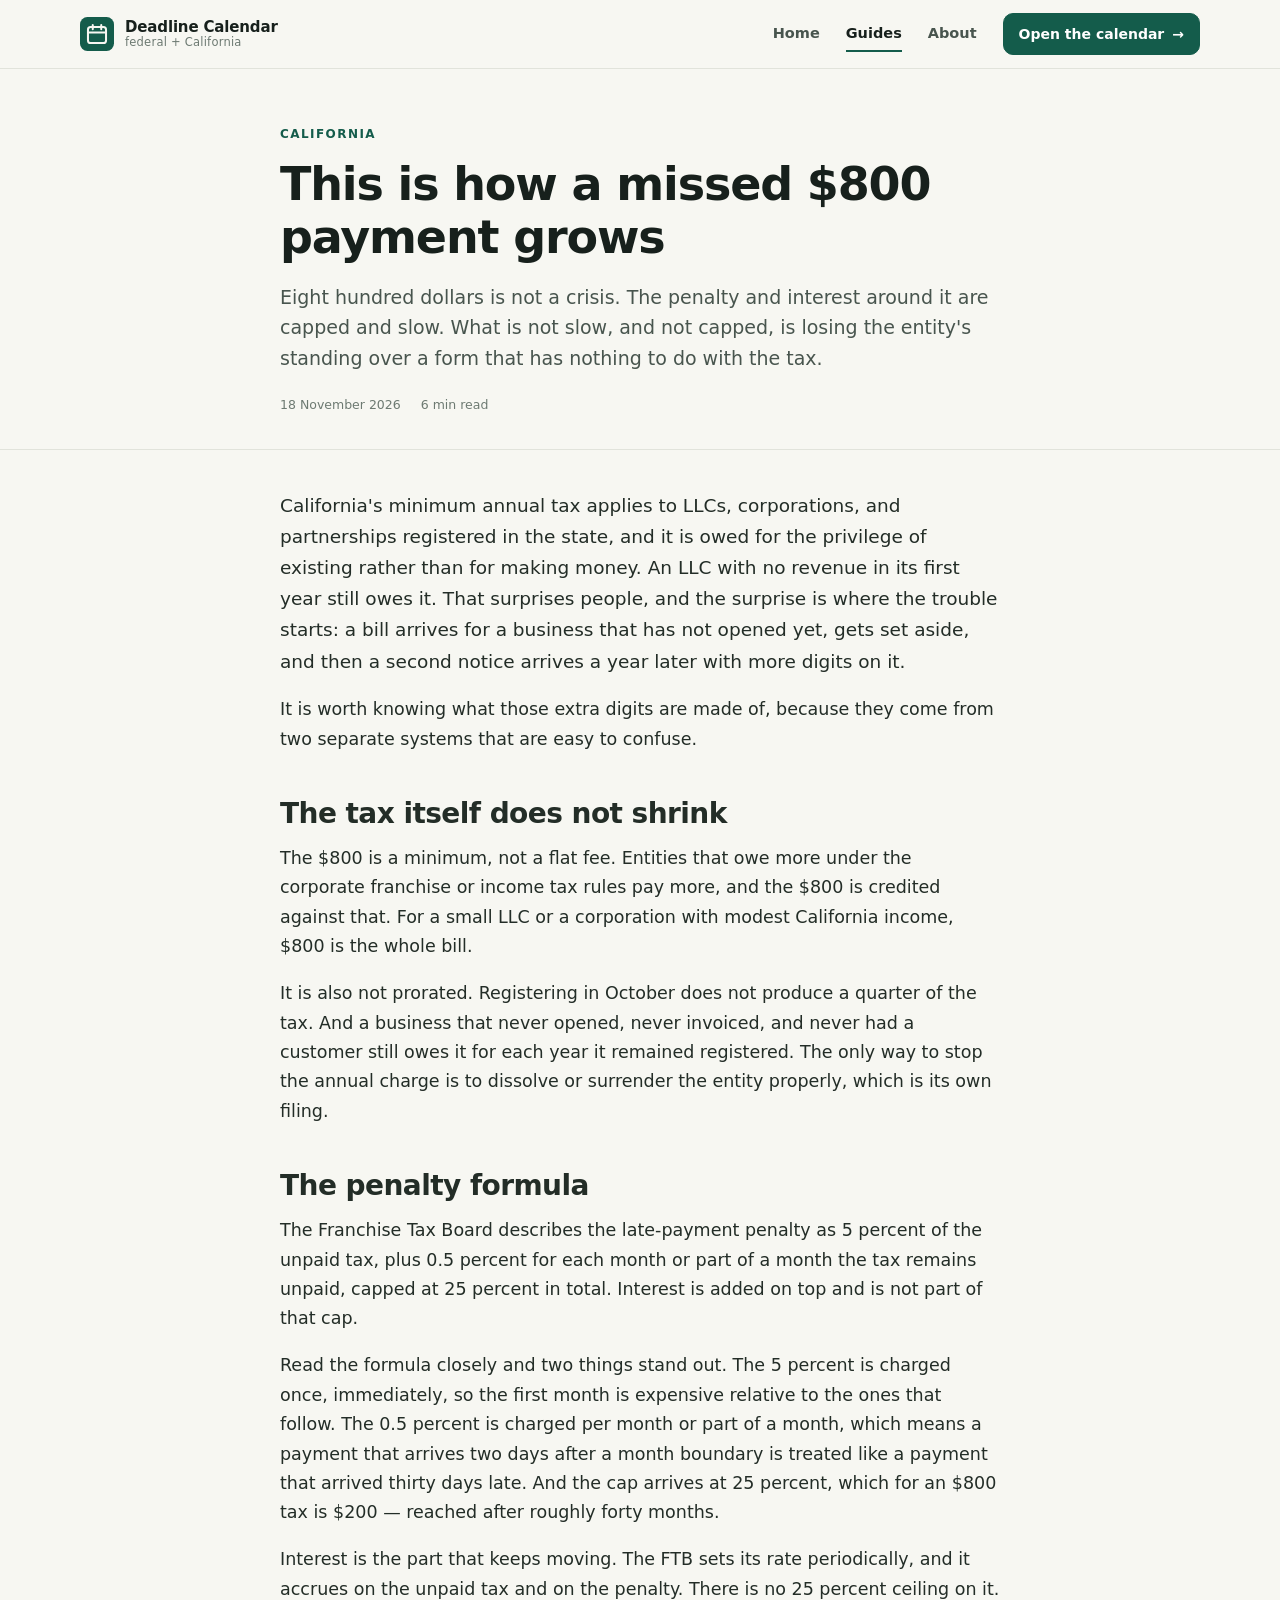
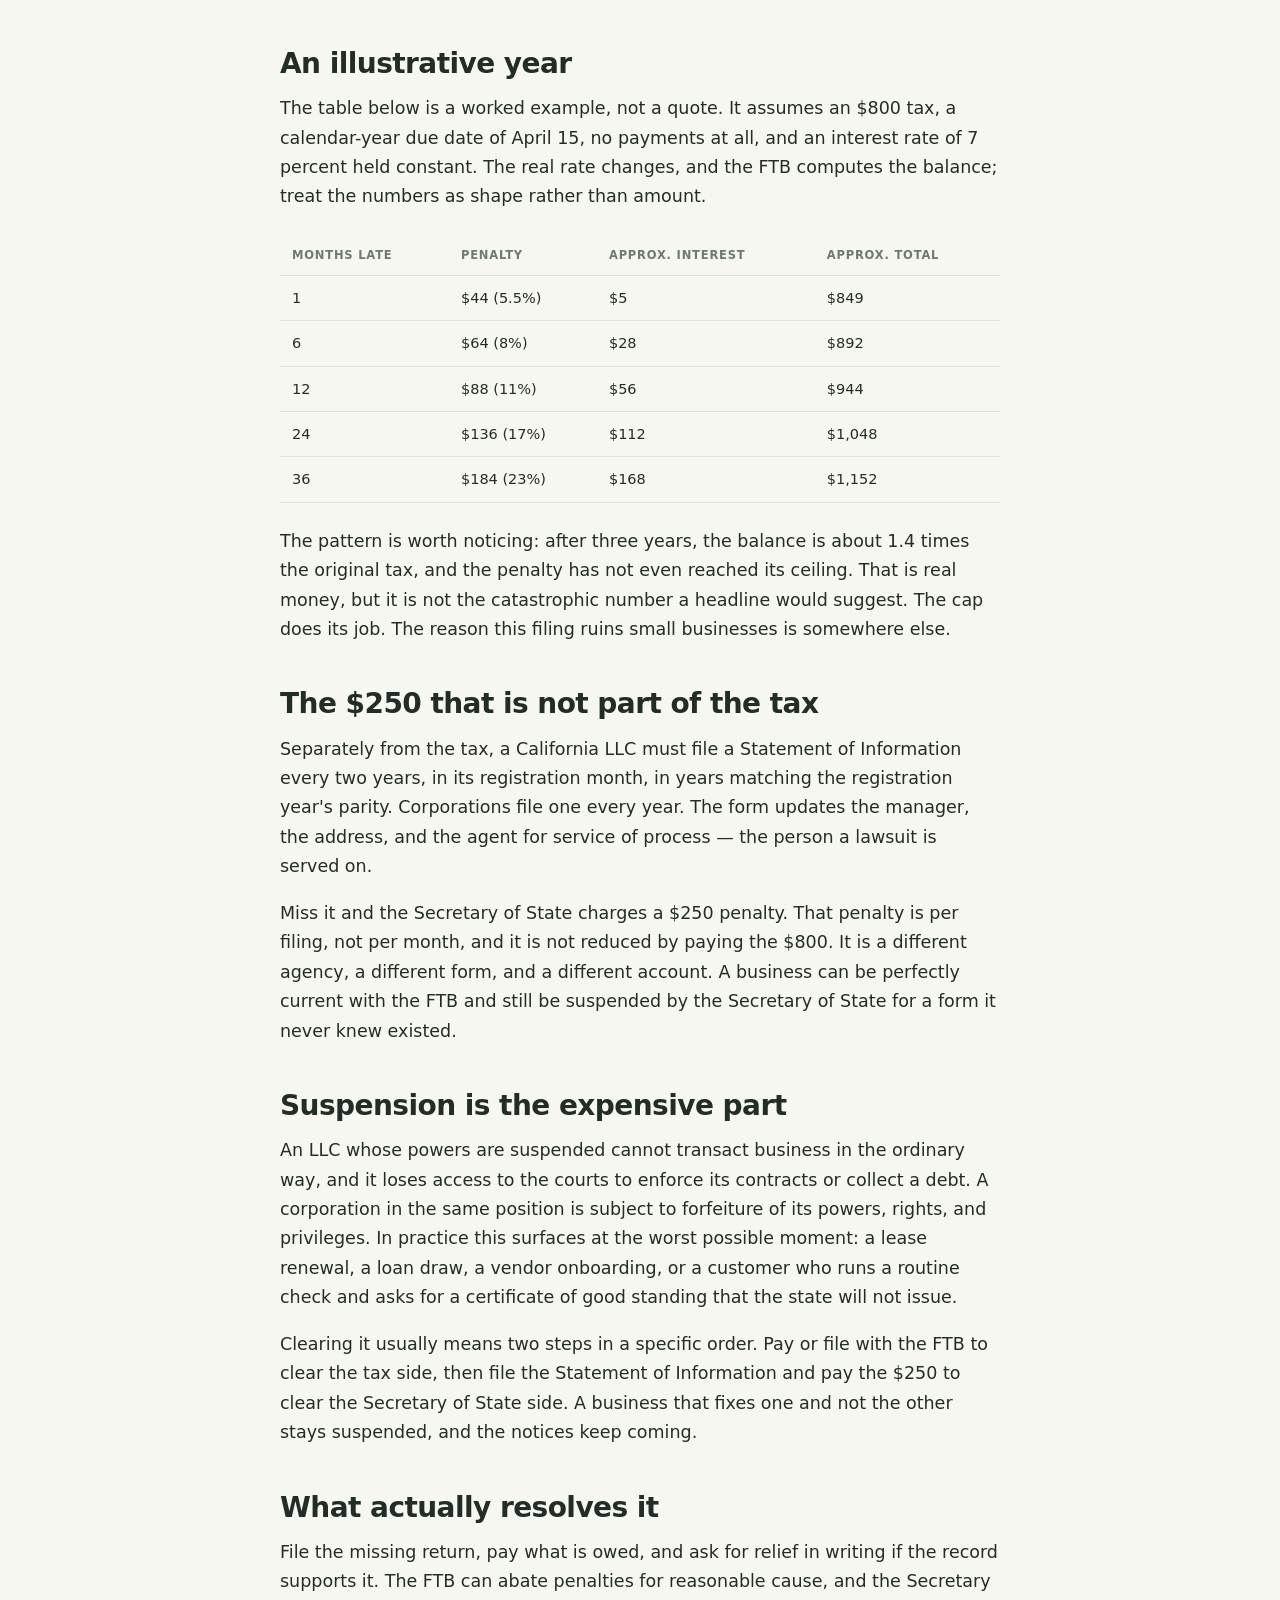
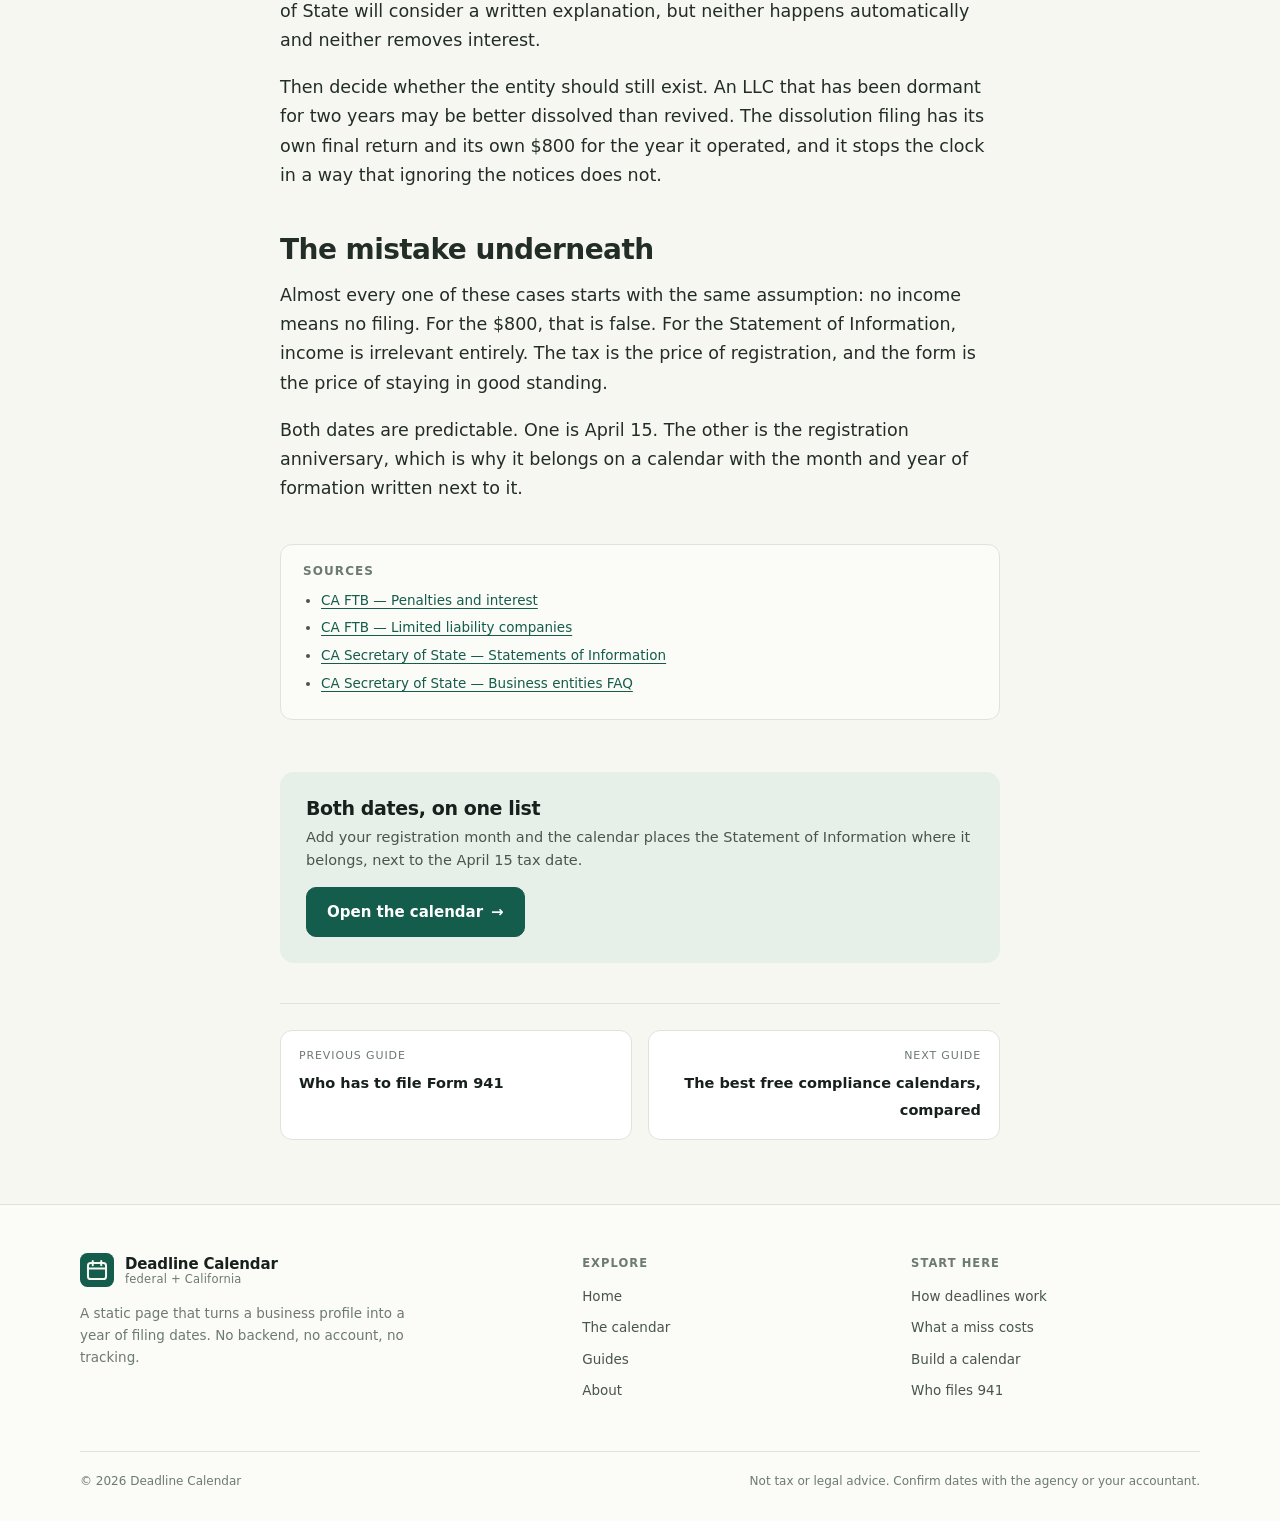
<file: blog/this-is-how-a-missed-payment-grows.html>
<!doctype html>
<html lang="en">
<head>
  <meta charset="utf-8">
  <meta name="viewport" content="width=device-width, initial-scale=1">
  <meta name="color-scheme" content="light">
  <title>This is how a missed $800 payment grows — Deadline Calendar</title>
  <meta name="description" content="California's minimum annual tax is small. The penalty formula, the separate $250 Statement of Information charge, and the suspension that costs more than either.">
  <link rel="canonical" href="https://vj-madhu-dath.github.io/deadline-calendar/blog/this-is-how-a-missed-payment-grows.html">
  <meta property="og:type" content="article">
  <meta property="og:title" content="This is how a missed $800 payment grows">
  <meta property="og:description" content="The tax is small. The penalty stack around it is not, and one filing can dwarf the tax itself.">
  <meta property="article:published_time" content="2026-11-18">
  <meta name="twitter:card" content="summary">
  <link rel="icon" href="../assets/favicon.svg" type="image/svg+xml">
  <link rel="stylesheet" href="../assets/site.css">
  <script type="application/ld+json">
    {
      "@context": "https://schema.org",
      "@type": "Article",
      "headline": "This is how a missed $800 payment grows",
      "description": "The tax is small. The penalty stack around it is not, and one filing can dwarf the tax itself.",
      "datePublished": "2026-11-18",
      "dateModified": "2026-11-18",
      "author": { "@type": "Organization", "name": "Deadline Calendar" },
      "publisher": { "@type": "Organization", "name": "Deadline Calendar" },
      "mainEntityOfPage": "https://vj-madhu-dath.github.io/deadline-calendar/blog/this-is-how-a-missed-payment-grows.html"
    }
  </script>
</head>
<body>
  <a class="skip-link" href="#main">Skip to content</a>

  <header class="site-header"><div class="wrap site-header__inner">
    <a class="site-brand" href="../index.html" aria-label="Deadline Calendar home"><span class="brand-mark" aria-hidden="true"><svg viewBox="0 0 32 32"><rect width="32" height="32" rx="7" fill="#145c4b"/><rect x="7.5" y="9.5" width="17" height="15" rx="2.5" fill="none" stroke="#f7f7f2" stroke-width="1.9"/><path d="M7.5 14.5h17M12 7.5v4M20 7.5v4" stroke="#f7f7f2" stroke-width="1.9" stroke-linecap="round"/></svg></span><span class="brand-text"><span class="brand-name">Deadline Calendar</span><span class="brand-sub">federal + California</span></span></a>
    <button class="nav-toggle" type="button" aria-expanded="false" aria-controls="site-nav"><span class="nav-toggle__icon" aria-hidden="true"><span></span><span></span></span>Menu</button>
    <nav class="site-nav" id="site-nav" aria-label="Main"><a class="site-nav__link" href="../index.html">Home</a><a class="site-nav__link" href="index.html" aria-current="page">Guides</a><a class="site-nav__link" href="../about.html">About</a><a class="btn btn--primary btn--small" href="../app/">Open the calendar <span class="btn__arrow" aria-hidden="true">→</span></a></nav>
  </div></header>

  <main id="main">
    <article>
      <header class="article-header">
        <div class="article-shell">
          <p class="eyebrow">California</p>
          <h1>This is how a missed $800 payment grows</h1>
          <p class="article-standfirst">Eight hundred dollars is not a crisis. The penalty and interest around it are capped and slow. What is not slow, and not capped, is losing the entity's standing over a form that has nothing to do with the tax.</p>
          <div class="article-meta"><span>18 November 2026</span><span>6 min read</span></div>
        </div>
      </header>

      <div class="article-shell">
        <div class="prose">
          <p>California's minimum annual tax applies to LLCs, corporations, and partnerships registered in the state, and it is owed for the privilege of existing rather than for making money. An LLC with no revenue in its first year still owes it. That surprises people, and the surprise is where the trouble starts: a bill arrives for a business that has not opened yet, gets set aside, and then a second notice arrives a year later with more digits on it.</p>

          <p>It is worth knowing what those extra digits are made of, because they come from two separate systems that are easy to confuse.</p>

          <h2>The tax itself does not shrink</h2>
          <p>The $800 is a minimum, not a flat fee. Entities that owe more under the corporate franchise or income tax rules pay more, and the $800 is credited against that. For a small LLC or a corporation with modest California income, $800 is the whole bill.</p>

          <p>It is also not prorated. Registering in October does not produce a quarter of the tax. And a business that never opened, never invoiced, and never had a customer still owes it for each year it remained registered. The only way to stop the annual charge is to dissolve or surrender the entity properly, which is its own filing.</p>

          <h2>The penalty formula</h2>
          <p>The Franchise Tax Board describes the late-payment penalty as 5 percent of the unpaid tax, plus 0.5 percent for each month or part of a month the tax remains unpaid, capped at 25 percent in total. Interest is added on top and is not part of that cap.</p>

          <p>Read the formula closely and two things stand out. The 5 percent is charged once, immediately, so the first month is expensive relative to the ones that follow. The 0.5 percent is charged per month or part of a month, which means a payment that arrives two days after a month boundary is treated like a payment that arrived thirty days late. And the cap arrives at 25 percent, which for an $800 tax is $200 — reached after roughly forty months.</p>

          <p>Interest is the part that keeps moving. The FTB sets its rate periodically, and it accrues on the unpaid tax and on the penalty. There is no 25 percent ceiling on it.</p>

          <h2>An illustrative year</h2>
          <p>The table below is a worked example, not a quote. It assumes an $800 tax, a calendar-year due date of April 15, no payments at all, and an interest rate of 7 percent held constant. The real rate changes, and the FTB computes the balance; treat the numbers as shape rather than amount.</p>

          <table>
            <thead>
              <tr><th scope="col">Months late</th><th scope="col">Penalty</th><th scope="col">Approx. interest</th><th scope="col">Approx. total</th></tr>
            </thead>
            <tbody>
              <tr><td>1</td><td>$44 (5.5%)</td><td>$5</td><td>$849</td></tr>
              <tr><td>6</td><td>$64 (8%)</td><td>$28</td><td>$892</td></tr>
              <tr><td>12</td><td>$88 (11%)</td><td>$56</td><td>$944</td></tr>
              <tr><td>24</td><td>$136 (17%)</td><td>$112</td><td>$1,048</td></tr>
              <tr><td>36</td><td>$184 (23%)</td><td>$168</td><td>$1,152</td></tr>
            </tbody>
          </table>

          <p>The pattern is worth noticing: after three years, the balance is about 1.4 times the original tax, and the penalty has not even reached its ceiling. That is real money, but it is not the catastrophic number a headline would suggest. The cap does its job. The reason this filing ruins small businesses is somewhere else.</p>

          <h2>The $250 that is not part of the tax</h2>
          <p>Separately from the tax, a California LLC must file a Statement of Information every two years, in its registration month, in years matching the registration year's parity. Corporations file one every year. The form updates the manager, the address, and the agent for service of process — the person a lawsuit is served on.</p>

          <p>Miss it and the Secretary of State charges a $250 penalty. That penalty is per filing, not per month, and it is not reduced by paying the $800. It is a different agency, a different form, and a different account. A business can be perfectly current with the FTB and still be suspended by the Secretary of State for a form it never knew existed.</p>

          <h2>Suspension is the expensive part</h2>
          <p>An LLC whose powers are suspended cannot transact business in the ordinary way, and it loses access to the courts to enforce its contracts or collect a debt. A corporation in the same position is subject to forfeiture of its powers, rights, and privileges. In practice this surfaces at the worst possible moment: a lease renewal, a loan draw, a vendor onboarding, or a customer who runs a routine check and asks for a certificate of good standing that the state will not issue.</p>

          <p>Clearing it usually means two steps in a specific order. Pay or file with the FTB to clear the tax side, then file the Statement of Information and pay the $250 to clear the Secretary of State side. A business that fixes one and not the other stays suspended, and the notices keep coming.</p>

          <h2>What actually resolves it</h2>
          <p>File the missing return, pay what is owed, and ask for relief in writing if the record supports it. The FTB can abate penalties for reasonable cause, and the Secretary of State will consider a written explanation, but neither happens automatically and neither removes interest.</p>

          <p>Then decide whether the entity should still exist. An LLC that has been dormant for two years may be better dissolved than revived. The dissolution filing has its own final return and its own $800 for the year it operated, and it stops the clock in a way that ignoring the notices does not.</p>

          <h2>The mistake underneath</h2>
          <p>Almost every one of these cases starts with the same assumption: no income means no filing. For the $800, that is false. For the Statement of Information, income is irrelevant entirely. The tax is the price of registration, and the form is the price of staying in good standing.</p>

          <p>Both dates are predictable. One is April 15. The other is the registration anniversary, which is why it belongs on a calendar with the month and year of formation written next to it.</p>

          <div class="sources">
            <h2>Sources</h2>
            <ul>
              <li><a href="https://www.ftb.ca.gov/pay/penalties-and-interest/index.html" target="_blank" rel="noopener noreferrer">CA FTB — Penalties and interest</a></li>
              <li><a href="https://www.ftb.ca.gov/file/business/types/limited-liability-company/index.html" target="_blank" rel="noopener noreferrer">CA FTB — Limited liability companies</a></li>
              <li><a href="https://www.sos.ca.gov/business-programs/business-entities/statements" target="_blank" rel="noopener noreferrer">CA Secretary of State — Statements of Information</a></li>
              <li><a href="https://www.sos.ca.gov/business-programs/business-entities/faqs" target="_blank" rel="noopener noreferrer">CA Secretary of State — Business entities FAQ</a></li>
            </ul>
          </div>
        </div>

        <div class="post-cta">
          <h2>Both dates, on one list</h2>
          <p>Add your registration month and the calendar places the Statement of Information where it belongs, next to the April 15 tax date.</p>
          <a class="btn btn--primary" href="../app/">Open the calendar <span class="btn__arrow" aria-hidden="true">→</span></a>
        </div>

        <nav class="post-nav" aria-label="More guides">
          <a href="who-has-to-file-form-941.html"><small>Previous guide</small><strong>Who has to file Form 941</strong></a>
          <a href="best-free-compliance-calendars.html"><small>Next guide</small><strong>The best free compliance calendars, compared</strong></a>
        </nav>
      </div>
    </article>
  </main>

  <footer class="site-footer"><div class="wrap">
    <div class="site-footer__inner">
      <div class="site-footer__brand">
        <a class="site-brand" href="../index.html" aria-label="Deadline Calendar home"><span class="brand-mark" aria-hidden="true"><svg viewBox="0 0 32 32"><rect width="32" height="32" rx="7" fill="#145c4b"/><rect x="7.5" y="9.5" width="17" height="15" rx="2.5" fill="none" stroke="#f7f7f2" stroke-width="1.9"/><path d="M7.5 14.5h17M12 7.5v4M20 7.5v4" stroke="#f7f7f2" stroke-width="1.9" stroke-linecap="round"/></svg></span><span class="brand-text"><span class="brand-name">Deadline Calendar</span><span class="brand-sub">federal + California</span></span></a>
        <p>A static page that turns a business profile into a year of filing dates. No backend, no account, no tracking.</p>
      </div>
      <div class="site-footer__col"><h2>Explore</h2><ul><li><a href="../index.html">Home</a></li><li><a href="../app/">The calendar</a></li><li><a href="index.html">Guides</a></li><li><a href="../about.html">About</a></li></ul></div>
      <div class="site-footer__col"><h2>Start here</h2><ul><li><a href="how-business-filing-deadlines-work.html">How deadlines work</a></li><li><a href="what-a-missed-filing-deadline-costs.html">What a miss costs</a></li><li><a href="how-to-build-a-compliance-calendar.html">Build a calendar</a></li><li><a href="who-has-to-file-form-941.html">Who files 941</a></li></ul></div>
    </div>
    <div class="site-footer__base"><span>© <span data-year>2026</span> Deadline Calendar</span><span>Not tax or legal advice. Confirm dates with the agency or your accountant.</span></div>
  </div></footer>
  <script src="../assets/site.js" defer></script>
</body>
</html>
</file>
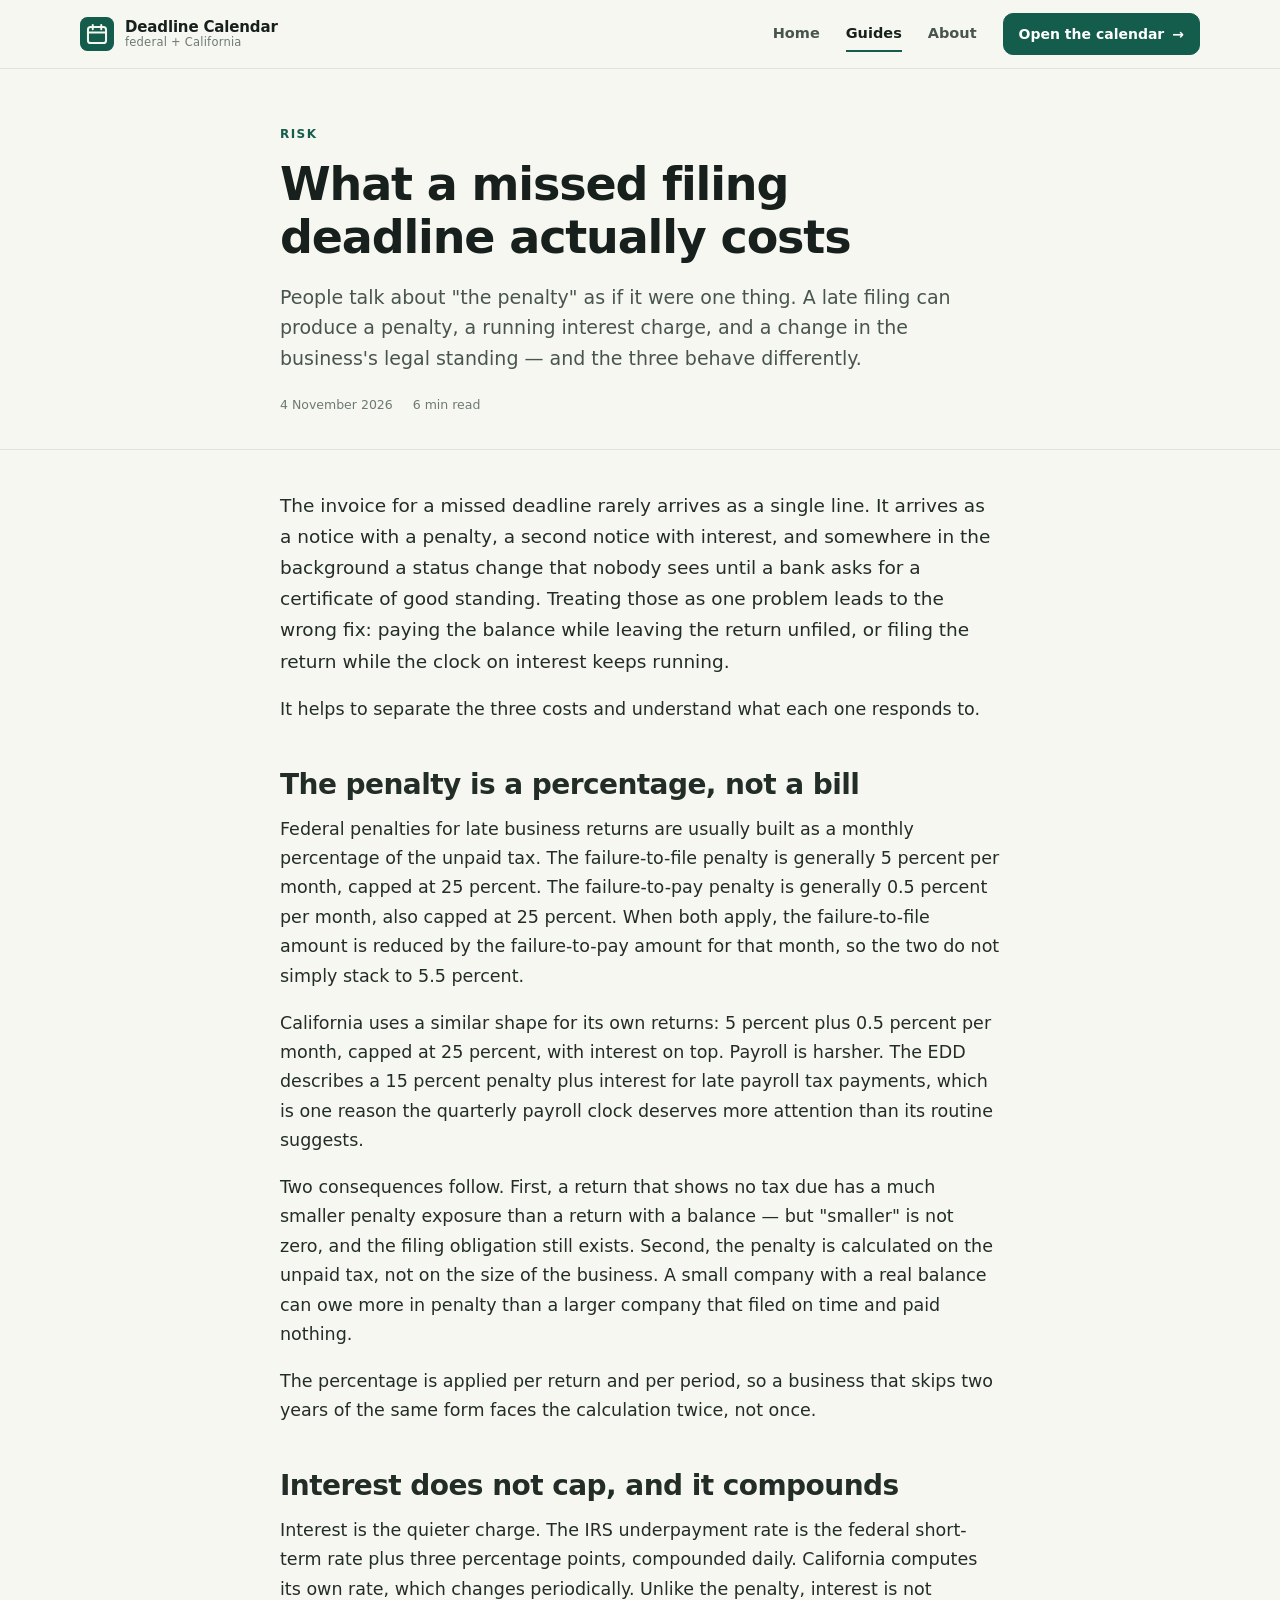
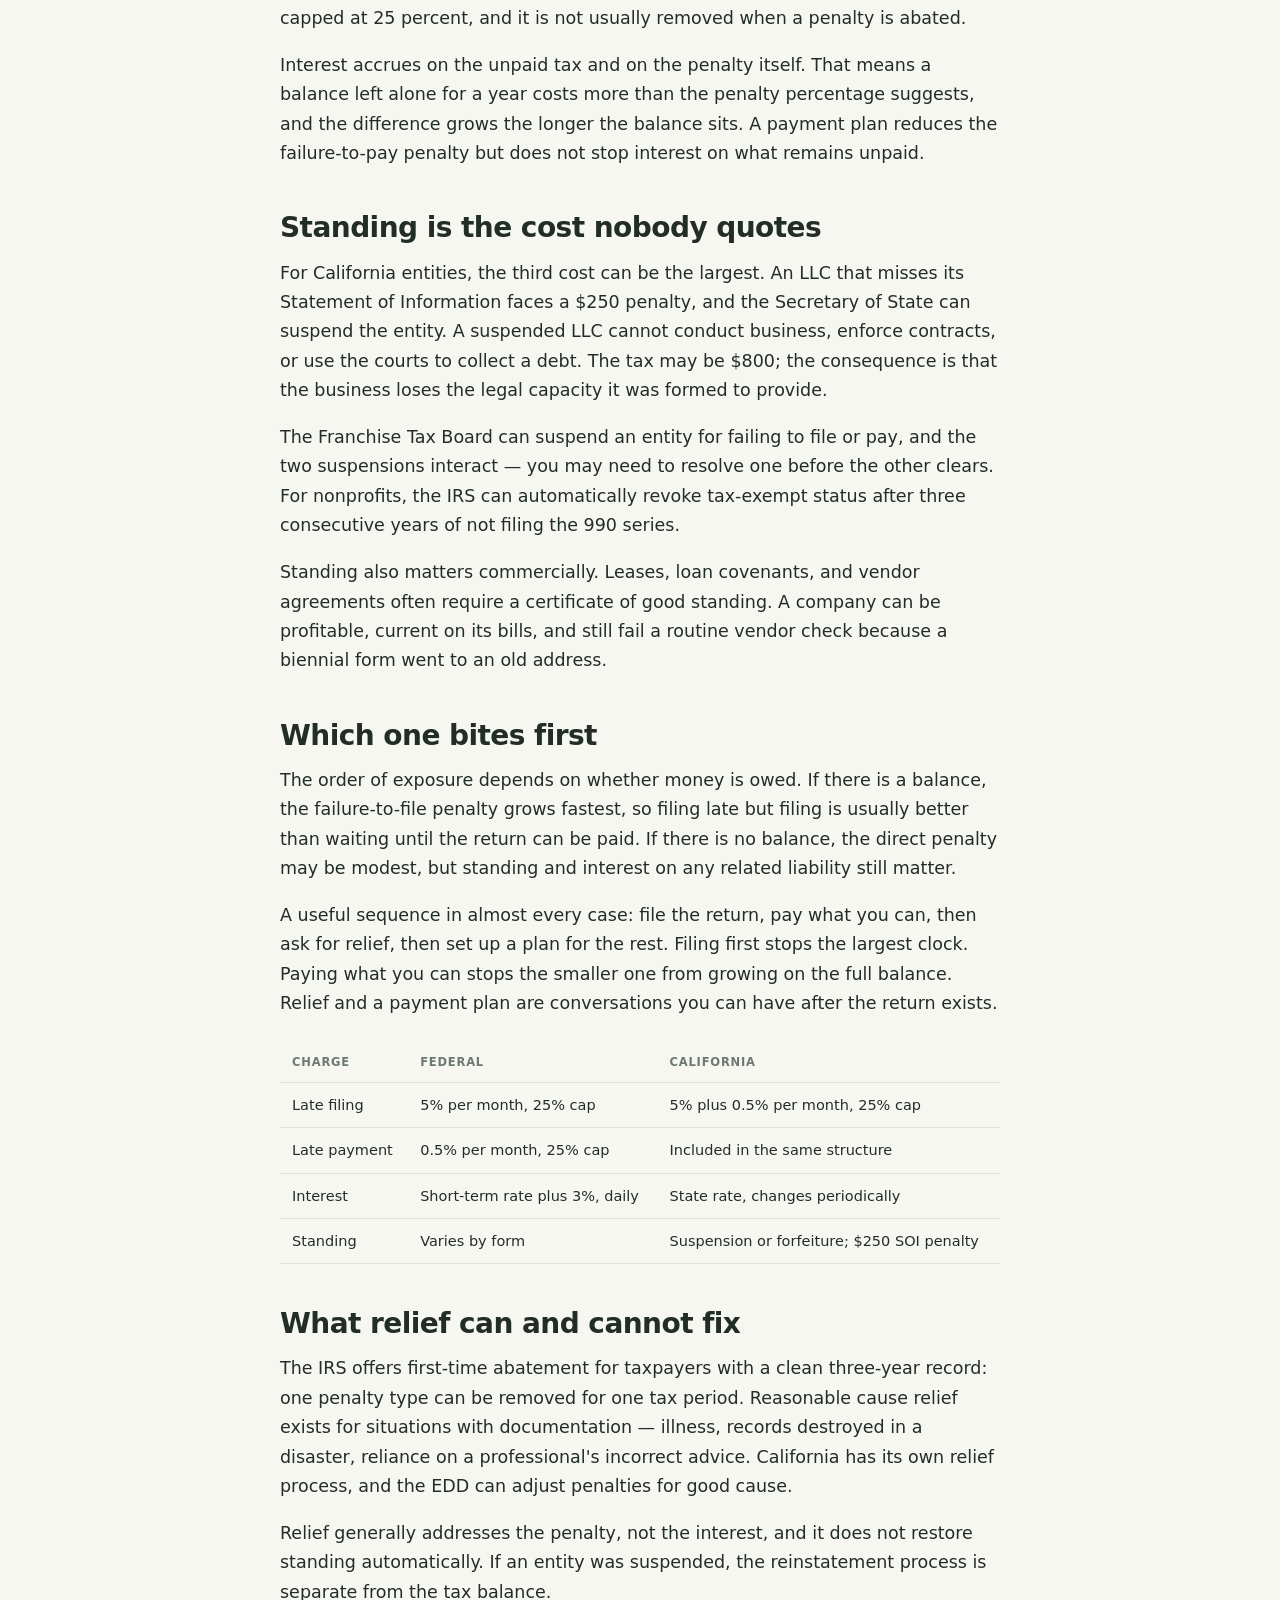
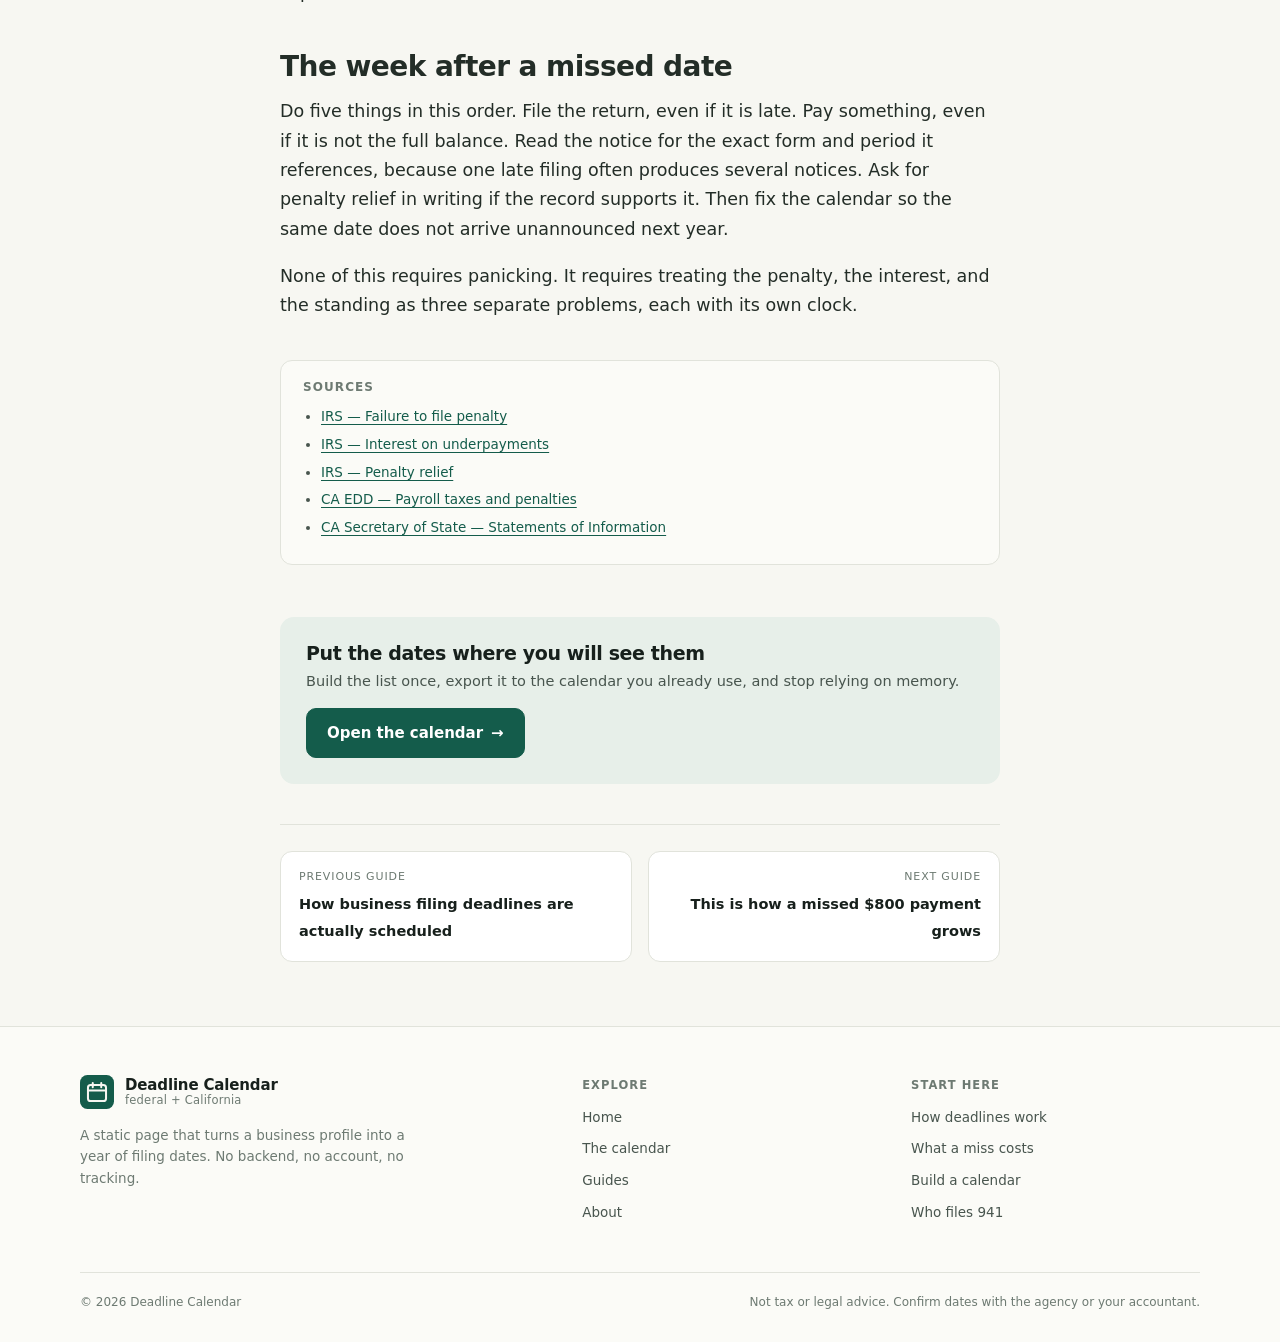
<file: blog/what-a-missed-filing-deadline-costs.html>
<!doctype html>
<html lang="en">
<head>
  <meta charset="utf-8">
  <meta name="viewport" content="width=device-width, initial-scale=1">
  <meta name="color-scheme" content="light">
  <title>What a missed filing deadline actually costs — Deadline Calendar</title>
  <meta name="description" content="A late filing can cost you a penalty, interest, and your good standing. They are three different failures with three different fixes, and the order matters.">
  <link rel="canonical" href="https://vj-madhu-dath.github.io/deadline-calendar/blog/what-a-missed-filing-deadline-costs.html">
  <meta property="og:type" content="article">
  <meta property="og:title" content="What a missed filing deadline actually costs">
  <meta property="og:description" content="Penalty, interest, and standing are three separate failures. Which one bites first depends on the form.">
  <meta property="article:published_time" content="2026-11-04">
  <meta name="twitter:card" content="summary">
  <link rel="icon" href="../assets/favicon.svg" type="image/svg+xml">
  <link rel="stylesheet" href="../assets/site.css">
  <script type="application/ld+json">
    {
      "@context": "https://schema.org",
      "@type": "Article",
      "headline": "What a missed filing deadline actually costs",
      "description": "Penalty, interest, and standing are three separate failures. Which one bites first depends on the form.",
      "datePublished": "2026-11-04",
      "dateModified": "2026-11-04",
      "author": { "@type": "Organization", "name": "Deadline Calendar" },
      "publisher": { "@type": "Organization", "name": "Deadline Calendar" },
      "mainEntityOfPage": "https://vj-madhu-dath.github.io/deadline-calendar/blog/what-a-missed-filing-deadline-costs.html"
    }
  </script>
</head>
<body>
  <a class="skip-link" href="#main">Skip to content</a>

  <header class="site-header"><div class="wrap site-header__inner">
    <a class="site-brand" href="../index.html" aria-label="Deadline Calendar home"><span class="brand-mark" aria-hidden="true"><svg viewBox="0 0 32 32"><rect width="32" height="32" rx="7" fill="#145c4b"/><rect x="7.5" y="9.5" width="17" height="15" rx="2.5" fill="none" stroke="#f7f7f2" stroke-width="1.9"/><path d="M7.5 14.5h17M12 7.5v4M20 7.5v4" stroke="#f7f7f2" stroke-width="1.9" stroke-linecap="round"/></svg></span><span class="brand-text"><span class="brand-name">Deadline Calendar</span><span class="brand-sub">federal + California</span></span></a>
    <button class="nav-toggle" type="button" aria-expanded="false" aria-controls="site-nav"><span class="nav-toggle__icon" aria-hidden="true"><span></span><span></span></span>Menu</button>
    <nav class="site-nav" id="site-nav" aria-label="Main"><a class="site-nav__link" href="../index.html">Home</a><a class="site-nav__link" href="index.html" aria-current="page">Guides</a><a class="site-nav__link" href="../about.html">About</a><a class="btn btn--primary btn--small" href="../app/">Open the calendar <span class="btn__arrow" aria-hidden="true">→</span></a></nav>
  </div></header>

  <main id="main">
    <article>
      <header class="article-header">
        <div class="article-shell">
          <p class="eyebrow">Risk</p>
          <h1>What a missed filing deadline actually costs</h1>
          <p class="article-standfirst">People talk about "the penalty" as if it were one thing. A late filing can produce a penalty, a running interest charge, and a change in the business's legal standing — and the three behave differently.</p>
          <div class="article-meta"><span>4 November 2026</span><span>6 min read</span></div>
        </div>
      </header>

      <div class="article-shell">
        <div class="prose">
          <p>The invoice for a missed deadline rarely arrives as a single line. It arrives as a notice with a penalty, a second notice with interest, and somewhere in the background a status change that nobody sees until a bank asks for a certificate of good standing. Treating those as one problem leads to the wrong fix: paying the balance while leaving the return unfiled, or filing the return while the clock on interest keeps running.</p>

          <p>It helps to separate the three costs and understand what each one responds to.</p>

          <h2>The penalty is a percentage, not a bill</h2>
          <p>Federal penalties for late business returns are usually built as a monthly percentage of the unpaid tax. The failure-to-file penalty is generally 5 percent per month, capped at 25 percent. The failure-to-pay penalty is generally 0.5 percent per month, also capped at 25 percent. When both apply, the failure-to-file amount is reduced by the failure-to-pay amount for that month, so the two do not simply stack to 5.5 percent.</p>

          <p>California uses a similar shape for its own returns: 5 percent plus 0.5 percent per month, capped at 25 percent, with interest on top. Payroll is harsher. The EDD describes a 15 percent penalty plus interest for late payroll tax payments, which is one reason the quarterly payroll clock deserves more attention than its routine suggests.</p>

          <p>Two consequences follow. First, a return that shows no tax due has a much smaller penalty exposure than a return with a balance — but "smaller" is not zero, and the filing obligation still exists. Second, the penalty is calculated on the unpaid tax, not on the size of the business. A small company with a real balance can owe more in penalty than a larger company that filed on time and paid nothing.</p>

          <p>The percentage is applied per return and per period, so a business that skips two years of the same form faces the calculation twice, not once.</p>

          <h2>Interest does not cap, and it compounds</h2>
          <p>Interest is the quieter charge. The IRS underpayment rate is the federal short-term rate plus three percentage points, compounded daily. California computes its own rate, which changes periodically. Unlike the penalty, interest is not capped at 25 percent, and it is not usually removed when a penalty is abated.</p>

          <p>Interest accrues on the unpaid tax and on the penalty itself. That means a balance left alone for a year costs more than the penalty percentage suggests, and the difference grows the longer the balance sits. A payment plan reduces the failure-to-pay penalty but does not stop interest on what remains unpaid.</p>

          <h2>Standing is the cost nobody quotes</h2>
          <p>For California entities, the third cost can be the largest. An LLC that misses its Statement of Information faces a $250 penalty, and the Secretary of State can suspend the entity. A suspended LLC cannot conduct business, enforce contracts, or use the courts to collect a debt. The tax may be $800; the consequence is that the business loses the legal capacity it was formed to provide.</p>

          <p>The Franchise Tax Board can suspend an entity for failing to file or pay, and the two suspensions interact — you may need to resolve one before the other clears. For nonprofits, the IRS can automatically revoke tax-exempt status after three consecutive years of not filing the 990 series.</p>

          <p>Standing also matters commercially. Leases, loan covenants, and vendor agreements often require a certificate of good standing. A company can be profitable, current on its bills, and still fail a routine vendor check because a biennial form went to an old address.</p>

          <h2>Which one bites first</h2>
          <p>The order of exposure depends on whether money is owed. If there is a balance, the failure-to-file penalty grows fastest, so filing late but filing is usually better than waiting until the return can be paid. If there is no balance, the direct penalty may be modest, but standing and interest on any related liability still matter.</p>

          <p>A useful sequence in almost every case: file the return, pay what you can, then ask for relief, then set up a plan for the rest. Filing first stops the largest clock. Paying what you can stops the smaller one from growing on the full balance. Relief and a payment plan are conversations you can have after the return exists.</p>

          <table>
            <thead>
              <tr><th scope="col">Charge</th><th scope="col">Federal</th><th scope="col">California</th></tr>
            </thead>
            <tbody>
              <tr><td>Late filing</td><td>5% per month, 25% cap</td><td>5% plus 0.5% per month, 25% cap</td></tr>
              <tr><td>Late payment</td><td>0.5% per month, 25% cap</td><td>Included in the same structure</td></tr>
              <tr><td>Interest</td><td>Short-term rate plus 3%, daily</td><td>State rate, changes periodically</td></tr>
              <tr><td>Standing</td><td>Varies by form</td><td>Suspension or forfeiture; $250 SOI penalty</td></tr>
            </tbody>
          </table>

          <h2>What relief can and cannot fix</h2>
          <p>The IRS offers first-time abatement for taxpayers with a clean three-year record: one penalty type can be removed for one tax period. Reasonable cause relief exists for situations with documentation — illness, records destroyed in a disaster, reliance on a professional's incorrect advice. California has its own relief process, and the EDD can adjust penalties for good cause.</p>

          <p>Relief generally addresses the penalty, not the interest, and it does not restore standing automatically. If an entity was suspended, the reinstatement process is separate from the tax balance.</p>

          <h2>The week after a missed date</h2>
          <p>Do five things in this order. File the return, even if it is late. Pay something, even if it is not the full balance. Read the notice for the exact form and period it references, because one late filing often produces several notices. Ask for penalty relief in writing if the record supports it. Then fix the calendar so the same date does not arrive unannounced next year.</p>

          <p>None of this requires panicking. It requires treating the penalty, the interest, and the standing as three separate problems, each with its own clock.</p>

          <div class="sources">
            <h2>Sources</h2>
            <ul>
              <li><a href="https://www.irs.gov/payments/failure-to-file-penalty" target="_blank" rel="noopener noreferrer">IRS — Failure to file penalty</a></li>
              <li><a href="https://www.irs.gov/payments/interest" target="_blank" rel="noopener noreferrer">IRS — Interest on underpayments</a></li>
              <li><a href="https://www.irs.gov/payments/penalty-relief" target="_blank" rel="noopener noreferrer">IRS — Penalty relief</a></li>
              <li><a href="https://edd.ca.gov/en/payroll_taxes/" target="_blank" rel="noopener noreferrer">CA EDD — Payroll taxes and penalties</a></li>
              <li><a href="https://www.sos.ca.gov/business-programs/business-entities/statements" target="_blank" rel="noopener noreferrer">CA Secretary of State — Statements of Information</a></li>
            </ul>
          </div>
        </div>

        <div class="post-cta">
          <h2>Put the dates where you will see them</h2>
          <p>Build the list once, export it to the calendar you already use, and stop relying on memory.</p>
          <a class="btn btn--primary" href="../app/">Open the calendar <span class="btn__arrow" aria-hidden="true">→</span></a>
        </div>

        <nav class="post-nav" aria-label="More guides">
          <a href="how-business-filing-deadlines-work.html"><small>Previous guide</small><strong>How business filing deadlines are actually scheduled</strong></a>
          <a href="this-is-how-a-missed-payment-grows.html"><small>Next guide</small><strong>This is how a missed $800 payment grows</strong></a>
        </nav>
      </div>
    </article>
  </main>

  <footer class="site-footer"><div class="wrap">
    <div class="site-footer__inner">
      <div class="site-footer__brand">
        <a class="site-brand" href="../index.html" aria-label="Deadline Calendar home"><span class="brand-mark" aria-hidden="true"><svg viewBox="0 0 32 32"><rect width="32" height="32" rx="7" fill="#145c4b"/><rect x="7.5" y="9.5" width="17" height="15" rx="2.5" fill="none" stroke="#f7f7f2" stroke-width="1.9"/><path d="M7.5 14.5h17M12 7.5v4M20 7.5v4" stroke="#f7f7f2" stroke-width="1.9" stroke-linecap="round"/></svg></span><span class="brand-text"><span class="brand-name">Deadline Calendar</span><span class="brand-sub">federal + California</span></span></a>
        <p>A static page that turns a business profile into a year of filing dates. No backend, no account, no tracking.</p>
      </div>
      <div class="site-footer__col"><h2>Explore</h2><ul><li><a href="../index.html">Home</a></li><li><a href="../app/">The calendar</a></li><li><a href="index.html">Guides</a></li><li><a href="../about.html">About</a></li></ul></div>
      <div class="site-footer__col"><h2>Start here</h2><ul><li><a href="how-business-filing-deadlines-work.html">How deadlines work</a></li><li><a href="what-a-missed-filing-deadline-costs.html">What a miss costs</a></li><li><a href="how-to-build-a-compliance-calendar.html">Build a calendar</a></li><li><a href="who-has-to-file-form-941.html">Who files 941</a></li></ul></div>
    </div>
    <div class="site-footer__base"><span>© <span data-year>2026</span> Deadline Calendar</span><span>Not tax or legal advice. Confirm dates with the agency or your accountant.</span></div>
  </div></footer>
  <script src="../assets/site.js" defer></script>
</body>
</html>
</file>
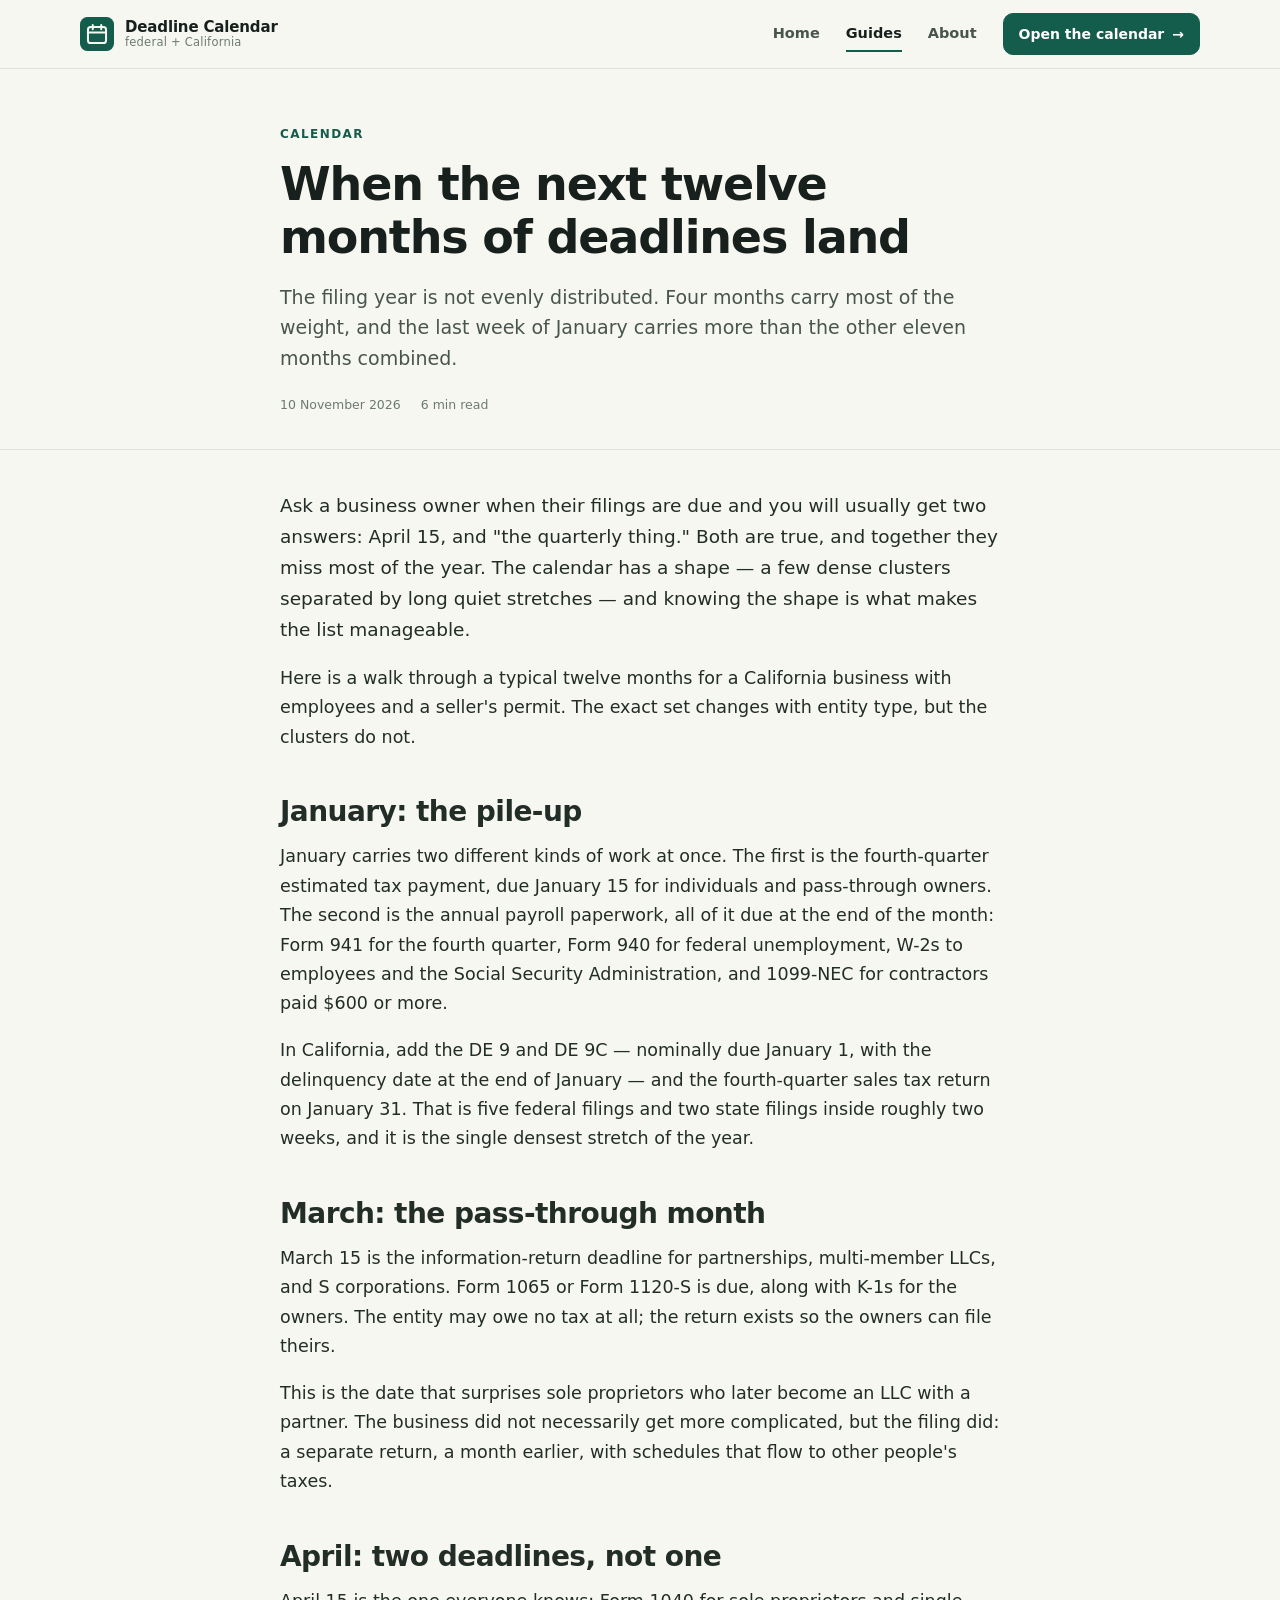
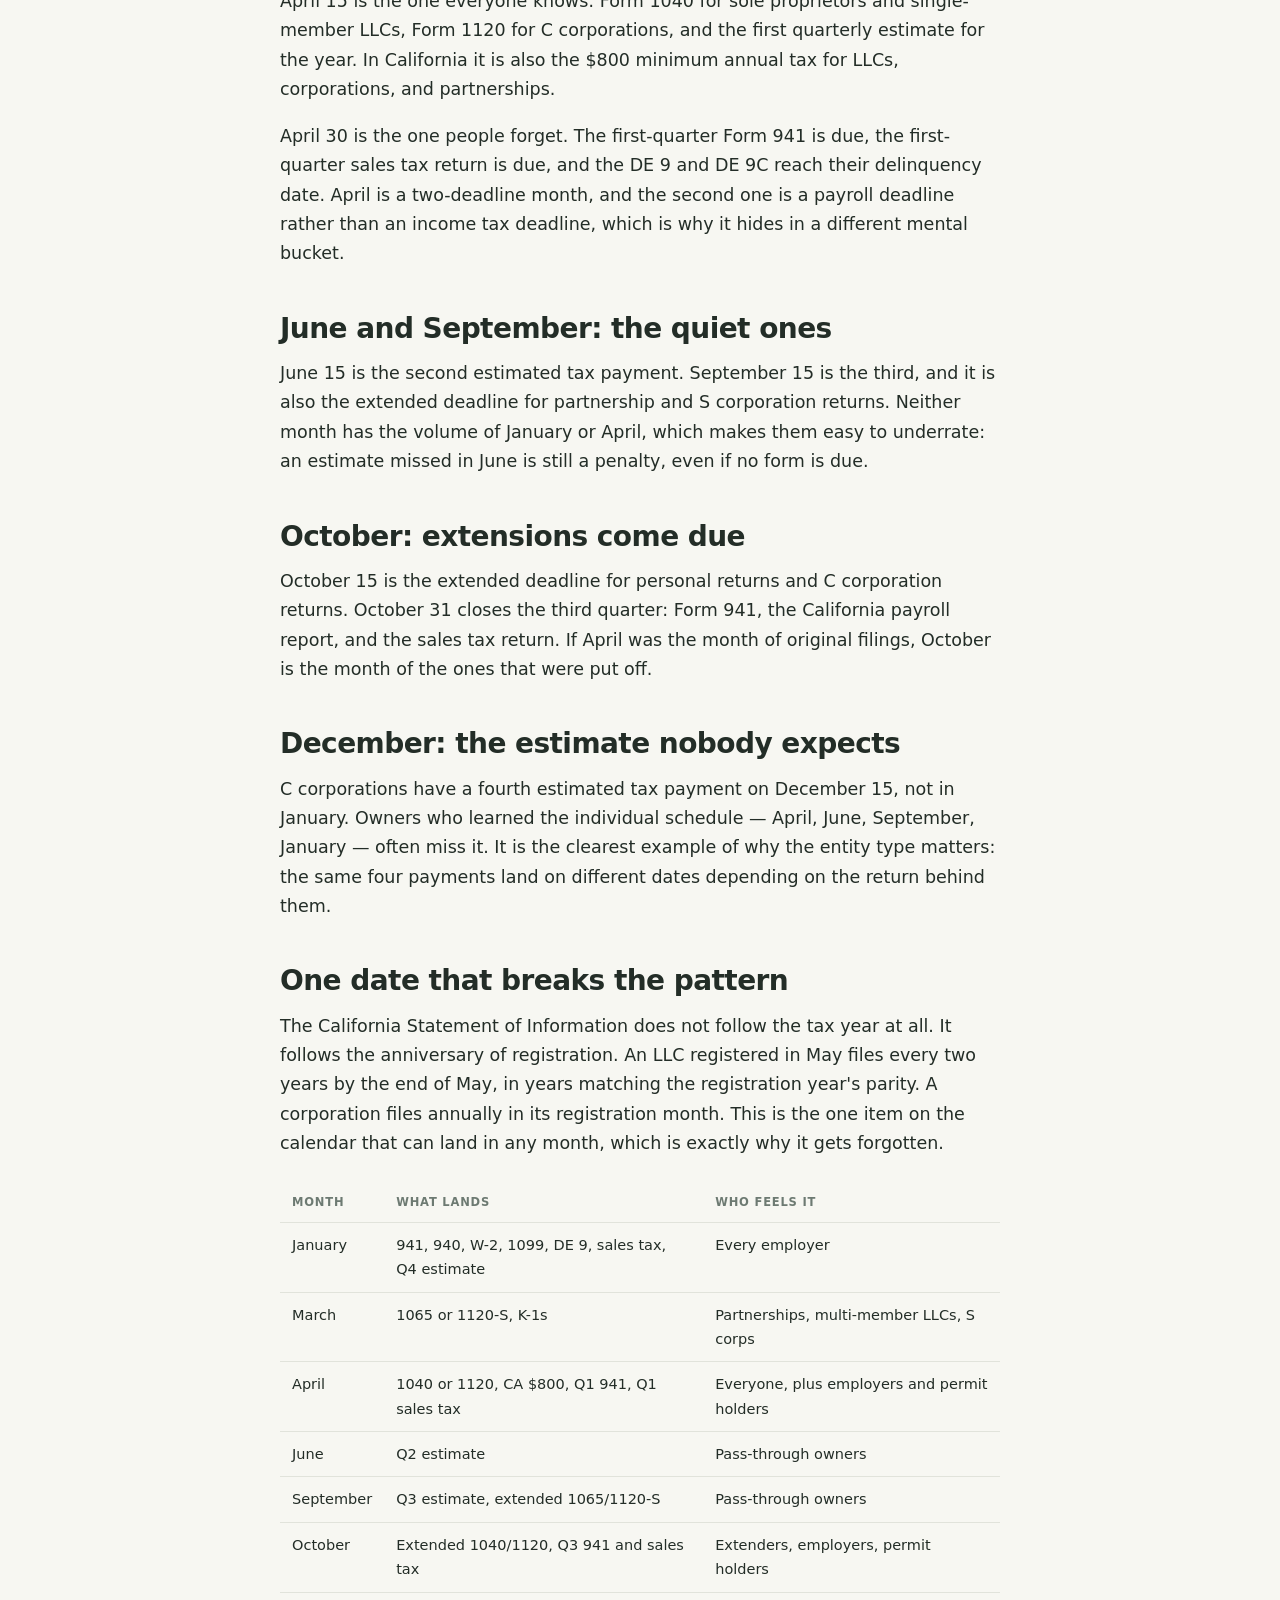
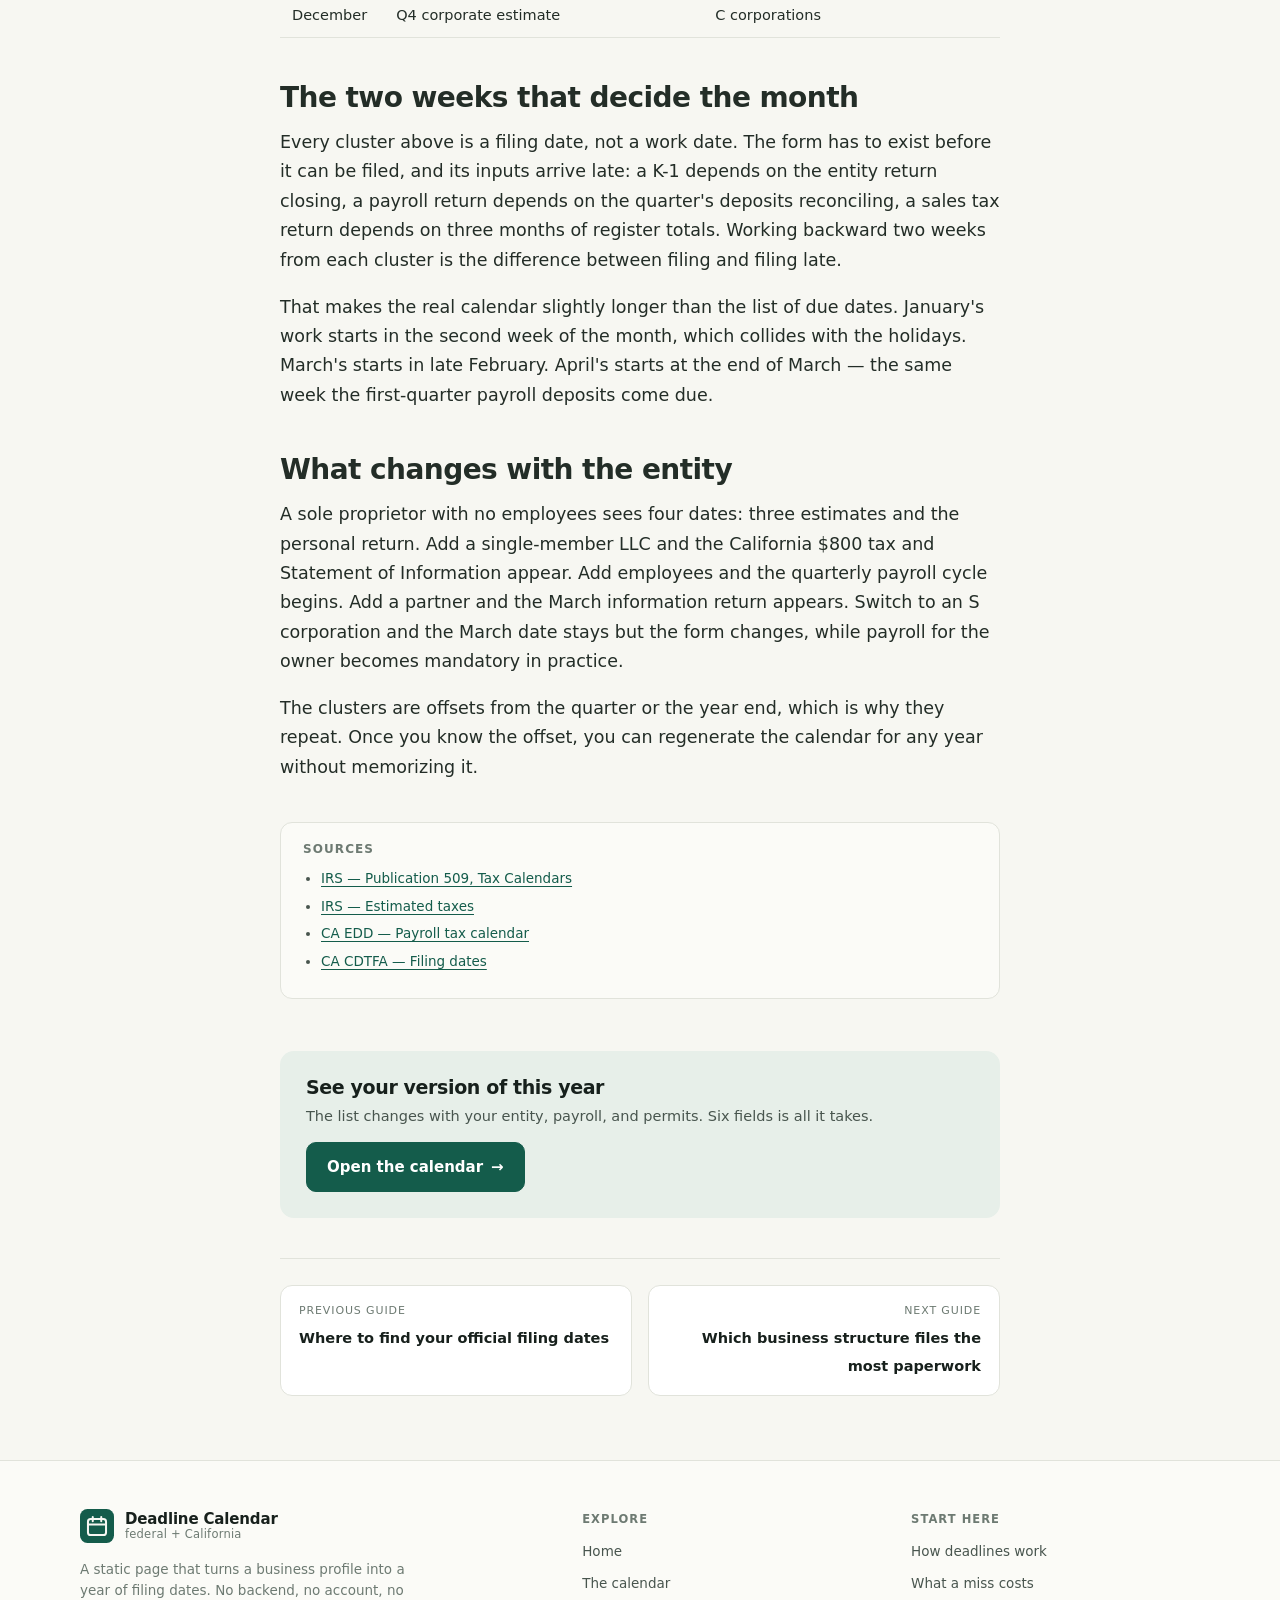
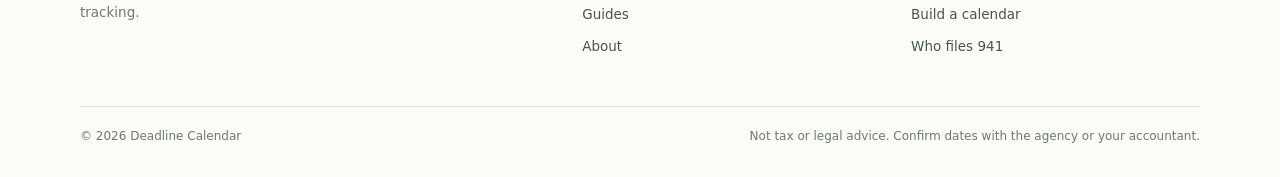
<file: blog/when-the-next-twelve-months-of-deadlines-land.html>
<!doctype html>
<html lang="en">
<head>
  <meta charset="utf-8">
  <meta name="viewport" content="width=device-width, initial-scale=1">
  <meta name="color-scheme" content="light">
  <title>When the next twelve months of deadlines land — Deadline Calendar</title>
  <meta name="description" content="A month-by-month walk through a typical filing year: the January pile-up, the March pass-through date, the two April deadlines, and the December estimate nobody expects.">
  <link rel="canonical" href="https://vj-madhu-dath.github.io/deadline-calendar/blog/when-the-next-twelve-months-of-deadlines-land.html">
  <meta property="og:type" content="article">
  <meta property="og:title" content="When the next twelve months of deadlines land">
  <meta property="og:description" content="The filing year is lumpy. Four months carry most of the weight.">
  <meta property="article:published_time" content="2026-11-10">
  <meta name="twitter:card" content="summary">
  <link rel="icon" href="../assets/favicon.svg" type="image/svg+xml">
  <link rel="stylesheet" href="../assets/site.css">
  <script type="application/ld+json">
    {
      "@context": "https://schema.org",
      "@type": "Article",
      "headline": "When the next twelve months of deadlines land",
      "description": "The filing year is lumpy. Four months carry most of the weight.",
      "datePublished": "2026-11-10",
      "dateModified": "2026-11-10",
      "author": { "@type": "Organization", "name": "Deadline Calendar" },
      "publisher": { "@type": "Organization", "name": "Deadline Calendar" },
      "mainEntityOfPage": "https://vj-madhu-dath.github.io/deadline-calendar/blog/when-the-next-twelve-months-of-deadlines-land.html"
    }
  </script>
</head>
<body>
  <a class="skip-link" href="#main">Skip to content</a>

  <header class="site-header"><div class="wrap site-header__inner">
    <a class="site-brand" href="../index.html" aria-label="Deadline Calendar home"><span class="brand-mark" aria-hidden="true"><svg viewBox="0 0 32 32"><rect width="32" height="32" rx="7" fill="#145c4b"/><rect x="7.5" y="9.5" width="17" height="15" rx="2.5" fill="none" stroke="#f7f7f2" stroke-width="1.9"/><path d="M7.5 14.5h17M12 7.5v4M20 7.5v4" stroke="#f7f7f2" stroke-width="1.9" stroke-linecap="round"/></svg></span><span class="brand-text"><span class="brand-name">Deadline Calendar</span><span class="brand-sub">federal + California</span></span></a>
    <button class="nav-toggle" type="button" aria-expanded="false" aria-controls="site-nav"><span class="nav-toggle__icon" aria-hidden="true"><span></span><span></span></span>Menu</button>
    <nav class="site-nav" id="site-nav" aria-label="Main"><a class="site-nav__link" href="../index.html">Home</a><a class="site-nav__link" href="index.html" aria-current="page">Guides</a><a class="site-nav__link" href="../about.html">About</a><a class="btn btn--primary btn--small" href="../app/">Open the calendar <span class="btn__arrow" aria-hidden="true">→</span></a></nav>
  </div></header>

  <main id="main">
    <article>
      <header class="article-header">
        <div class="article-shell">
          <p class="eyebrow">Calendar</p>
          <h1>When the next twelve months of deadlines land</h1>
          <p class="article-standfirst">The filing year is not evenly distributed. Four months carry most of the weight, and the last week of January carries more than the other eleven months combined.</p>
          <div class="article-meta"><span>10 November 2026</span><span>6 min read</span></div>
        </div>
      </header>

      <div class="article-shell">
        <div class="prose">
          <p>Ask a business owner when their filings are due and you will usually get two answers: April 15, and "the quarterly thing." Both are true, and together they miss most of the year. The calendar has a shape — a few dense clusters separated by long quiet stretches — and knowing the shape is what makes the list manageable.</p>

          <p>Here is a walk through a typical twelve months for a California business with employees and a seller's permit. The exact set changes with entity type, but the clusters do not.</p>

          <h2>January: the pile-up</h2>
          <p>January carries two different kinds of work at once. The first is the fourth-quarter estimated tax payment, due January 15 for individuals and pass-through owners. The second is the annual payroll paperwork, all of it due at the end of the month: Form 941 for the fourth quarter, Form 940 for federal unemployment, W-2s to employees and the Social Security Administration, and 1099-NEC for contractors paid $600 or more.</p>

          <p>In California, add the DE 9 and DE 9C — nominally due January 1, with the delinquency date at the end of January — and the fourth-quarter sales tax return on January 31. That is five federal filings and two state filings inside roughly two weeks, and it is the single densest stretch of the year.</p>

          <h2>March: the pass-through month</h2>
          <p>March 15 is the information-return deadline for partnerships, multi-member LLCs, and S corporations. Form 1065 or Form 1120-S is due, along with K-1s for the owners. The entity may owe no tax at all; the return exists so the owners can file theirs.</p>

          <p>This is the date that surprises sole proprietors who later become an LLC with a partner. The business did not necessarily get more complicated, but the filing did: a separate return, a month earlier, with schedules that flow to other people's taxes.</p>

          <h2>April: two deadlines, not one</h2>
          <p>April 15 is the one everyone knows: Form 1040 for sole proprietors and single-member LLCs, Form 1120 for C corporations, and the first quarterly estimate for the year. In California it is also the $800 minimum annual tax for LLCs, corporations, and partnerships.</p>

          <p>April 30 is the one people forget. The first-quarter Form 941 is due, the first-quarter sales tax return is due, and the DE 9 and DE 9C reach their delinquency date. April is a two-deadline month, and the second one is a payroll deadline rather than an income tax deadline, which is why it hides in a different mental bucket.</p>

          <h2>June and September: the quiet ones</h2>
          <p>June 15 is the second estimated tax payment. September 15 is the third, and it is also the extended deadline for partnership and S corporation returns. Neither month has the volume of January or April, which makes them easy to underrate: an estimate missed in June is still a penalty, even if no form is due.</p>

          <h2>October: extensions come due</h2>
          <p>October 15 is the extended deadline for personal returns and C corporation returns. October 31 closes the third quarter: Form 941, the California payroll report, and the sales tax return. If April was the month of original filings, October is the month of the ones that were put off.</p>

          <h2>December: the estimate nobody expects</h2>
          <p>C corporations have a fourth estimated tax payment on December 15, not in January. Owners who learned the individual schedule — April, June, September, January — often miss it. It is the clearest example of why the entity type matters: the same four payments land on different dates depending on the return behind them.</p>

          <h2>One date that breaks the pattern</h2>
          <p>The California Statement of Information does not follow the tax year at all. It follows the anniversary of registration. An LLC registered in May files every two years by the end of May, in years matching the registration year's parity. A corporation files annually in its registration month. This is the one item on the calendar that can land in any month, which is exactly why it gets forgotten.</p>

          <table>
            <thead>
              <tr><th scope="col">Month</th><th scope="col">What lands</th><th scope="col">Who feels it</th></tr>
            </thead>
            <tbody>
              <tr><td>January</td><td>941, 940, W-2, 1099, DE 9, sales tax, Q4 estimate</td><td>Every employer</td></tr>
              <tr><td>March</td><td>1065 or 1120-S, K-1s</td><td>Partnerships, multi-member LLCs, S corps</td></tr>
              <tr><td>April</td><td>1040 or 1120, CA $800, Q1 941, Q1 sales tax</td><td>Everyone, plus employers and permit holders</td></tr>
              <tr><td>June</td><td>Q2 estimate</td><td>Pass-through owners</td></tr>
              <tr><td>September</td><td>Q3 estimate, extended 1065/1120-S</td><td>Pass-through owners</td></tr>
              <tr><td>October</td><td>Extended 1040/1120, Q3 941 and sales tax</td><td>Extenders, employers, permit holders</td></tr>
              <tr><td>December</td><td>Q4 corporate estimate</td><td>C corporations</td></tr>
            </tbody>
          </table>

          <h2>The two weeks that decide the month</h2>
          <p>Every cluster above is a filing date, not a work date. The form has to exist before it can be filed, and its inputs arrive late: a K-1 depends on the entity return closing, a payroll return depends on the quarter's deposits reconciling, a sales tax return depends on three months of register totals. Working backward two weeks from each cluster is the difference between filing and filing late.</p>

          <p>That makes the real calendar slightly longer than the list of due dates. January's work starts in the second week of the month, which collides with the holidays. March's starts in late February. April's starts at the end of March — the same week the first-quarter payroll deposits come due.</p>

          <h2>What changes with the entity</h2>
          <p>A sole proprietor with no employees sees four dates: three estimates and the personal return. Add a single-member LLC and the California $800 tax and Statement of Information appear. Add employees and the quarterly payroll cycle begins. Add a partner and the March information return appears. Switch to an S corporation and the March date stays but the form changes, while payroll for the owner becomes mandatory in practice.</p>

          <p>The clusters are offsets from the quarter or the year end, which is why they repeat. Once you know the offset, you can regenerate the calendar for any year without memorizing it.</p>

          <div class="sources">
            <h2>Sources</h2>
            <ul>
              <li><a href="https://www.irs.gov/publications/p509" target="_blank" rel="noopener noreferrer">IRS — Publication 509, Tax Calendars</a></li>
              <li><a href="https://www.irs.gov/businesses/small-businesses-self-employed/estimated-taxes" target="_blank" rel="noopener noreferrer">IRS — Estimated taxes</a></li>
              <li><a href="https://edd.ca.gov/en/payroll_taxes/Due_Dates_Calendar" target="_blank" rel="noopener noreferrer">CA EDD — Payroll tax calendar</a></li>
              <li><a href="https://cdtfa.ca.gov/taxes-and-fees/sales-use-tax-returns-filing-dates.htm" target="_blank" rel="noopener noreferrer">CA CDTFA — Filing dates</a></li>
            </ul>
          </div>
        </div>

        <div class="post-cta">
          <h2>See your version of this year</h2>
          <p>The list changes with your entity, payroll, and permits. Six fields is all it takes.</p>
          <a class="btn btn--primary" href="../app/">Open the calendar <span class="btn__arrow" aria-hidden="true">→</span></a>
        </div>

        <nav class="post-nav" aria-label="More guides">
          <a href="where-to-find-official-filing-dates.html"><small>Previous guide</small><strong>Where to find your official filing dates</strong></a>
          <a href="which-business-structure-files-the-most-paperwork.html"><small>Next guide</small><strong>Which business structure files the most paperwork</strong></a>
        </nav>
      </div>
    </article>
  </main>

  <footer class="site-footer"><div class="wrap">
    <div class="site-footer__inner">
      <div class="site-footer__brand">
        <a class="site-brand" href="../index.html" aria-label="Deadline Calendar home"><span class="brand-mark" aria-hidden="true"><svg viewBox="0 0 32 32"><rect width="32" height="32" rx="7" fill="#145c4b"/><rect x="7.5" y="9.5" width="17" height="15" rx="2.5" fill="none" stroke="#f7f7f2" stroke-width="1.9"/><path d="M7.5 14.5h17M12 7.5v4M20 7.5v4" stroke="#f7f7f2" stroke-width="1.9" stroke-linecap="round"/></svg></span><span class="brand-text"><span class="brand-name">Deadline Calendar</span><span class="brand-sub">federal + California</span></span></a>
        <p>A static page that turns a business profile into a year of filing dates. No backend, no account, no tracking.</p>
      </div>
      <div class="site-footer__col"><h2>Explore</h2><ul><li><a href="../index.html">Home</a></li><li><a href="../app/">The calendar</a></li><li><a href="index.html">Guides</a></li><li><a href="../about.html">About</a></li></ul></div>
      <div class="site-footer__col"><h2>Start here</h2><ul><li><a href="how-business-filing-deadlines-work.html">How deadlines work</a></li><li><a href="what-a-missed-filing-deadline-costs.html">What a miss costs</a></li><li><a href="how-to-build-a-compliance-calendar.html">Build a calendar</a></li><li><a href="who-has-to-file-form-941.html">Who files 941</a></li></ul></div>
    </div>
    <div class="site-footer__base"><span>© <span data-year>2026</span> Deadline Calendar</span><span>Not tax or legal advice. Confirm dates with the agency or your accountant.</span></div>
  </div></footer>
  <script src="../assets/site.js" defer></script>
</body>
</html>
</file>
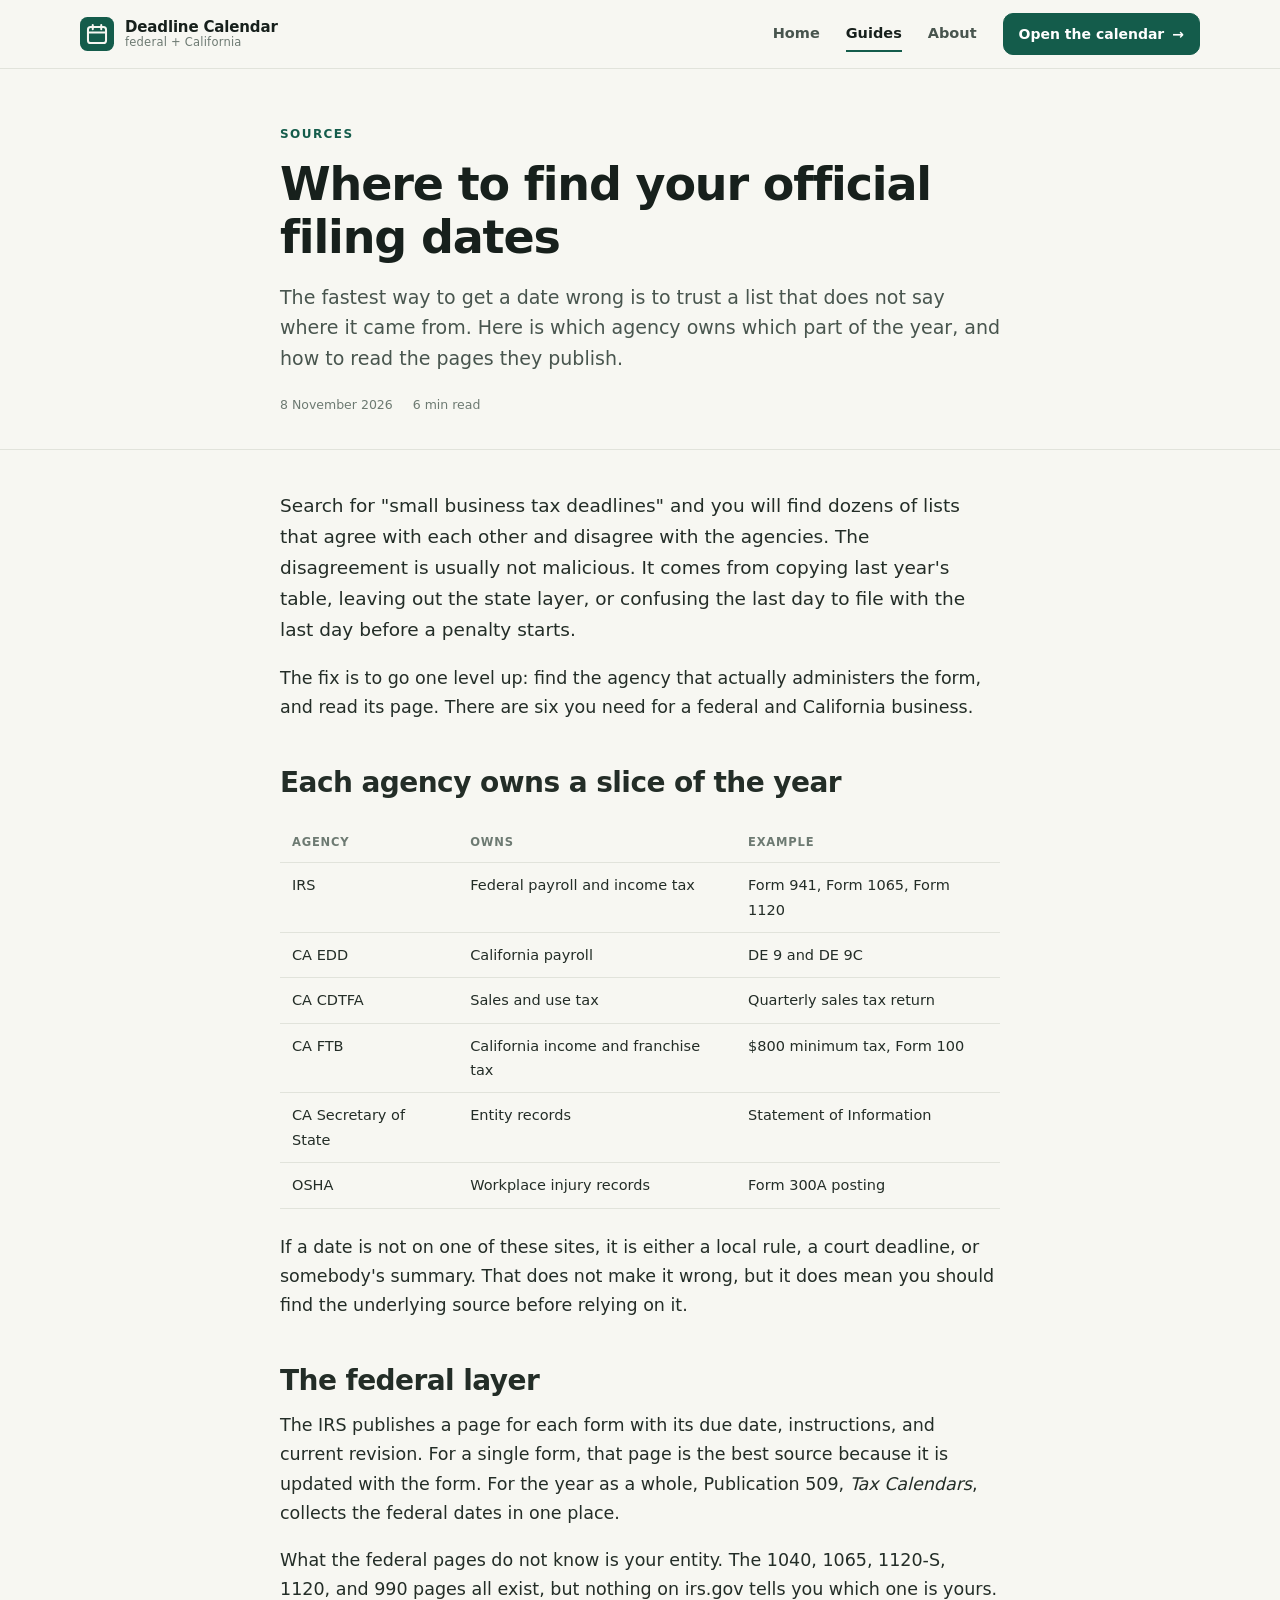
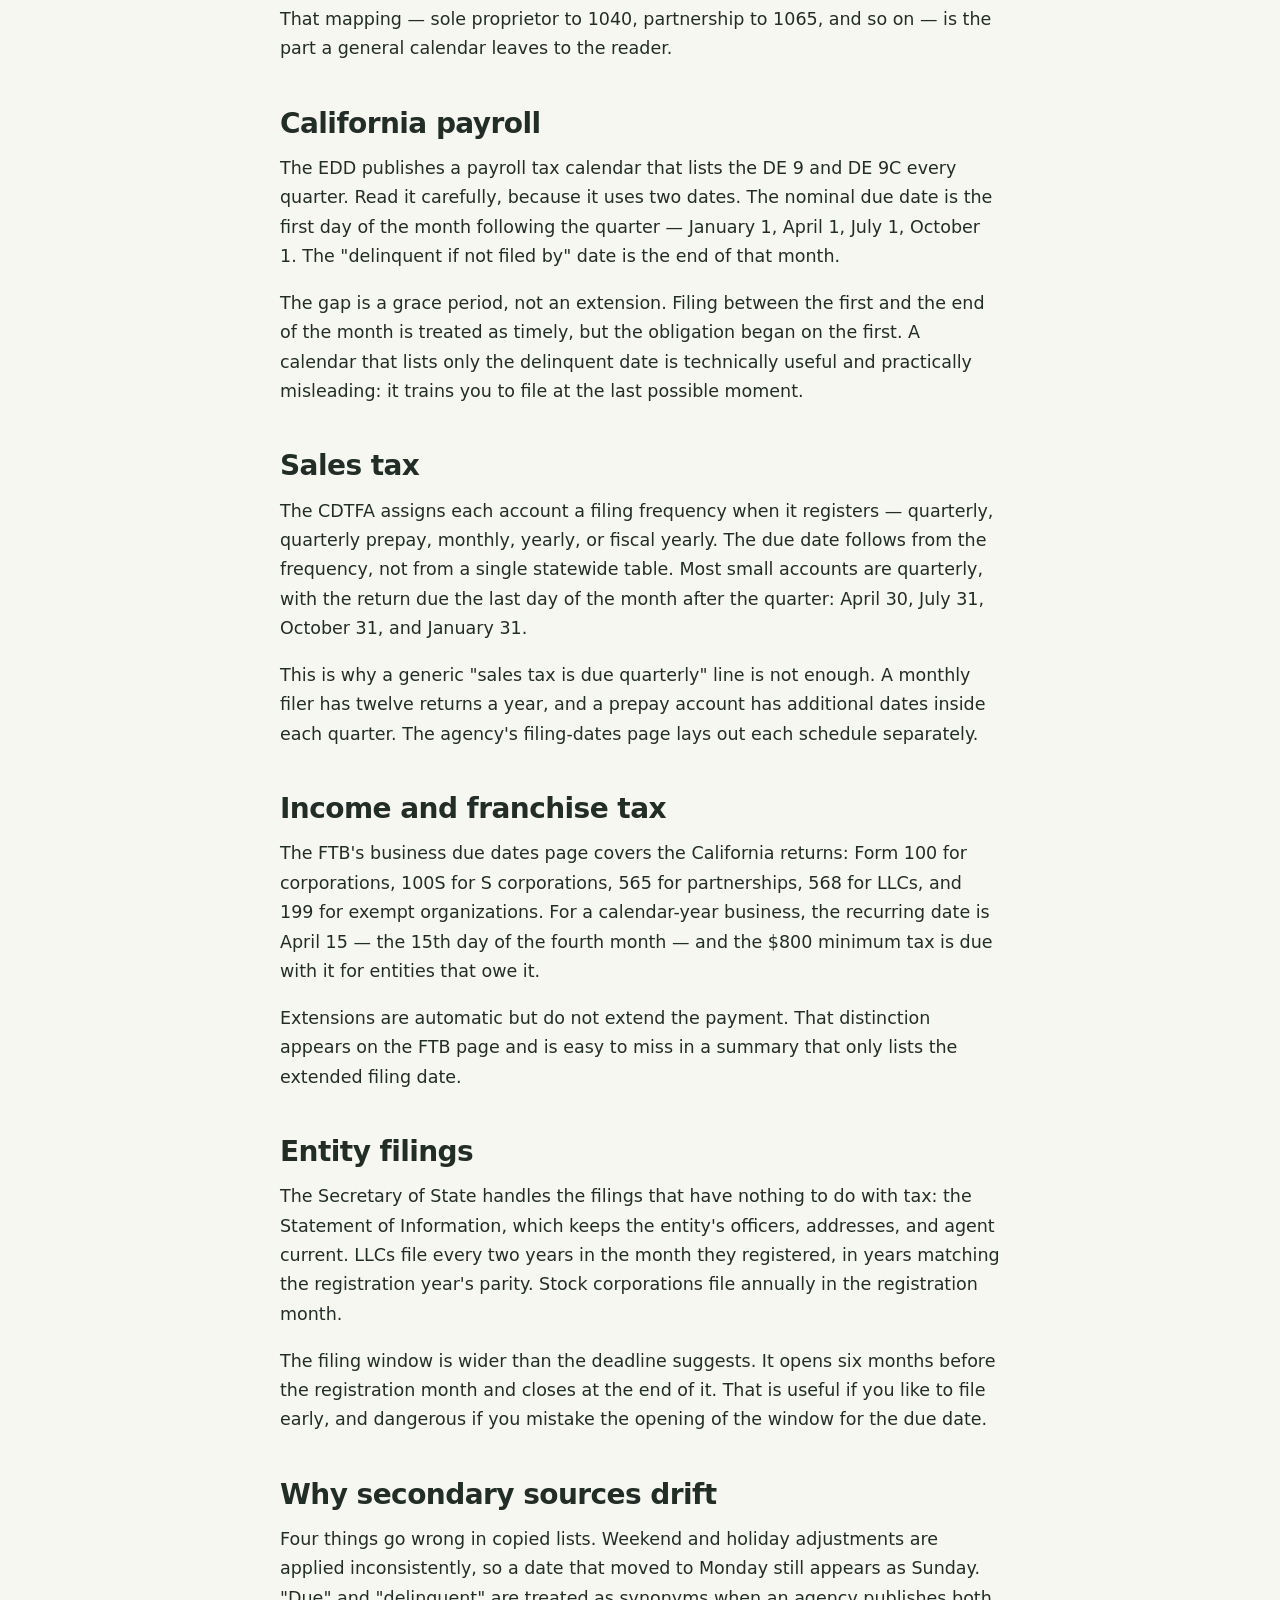
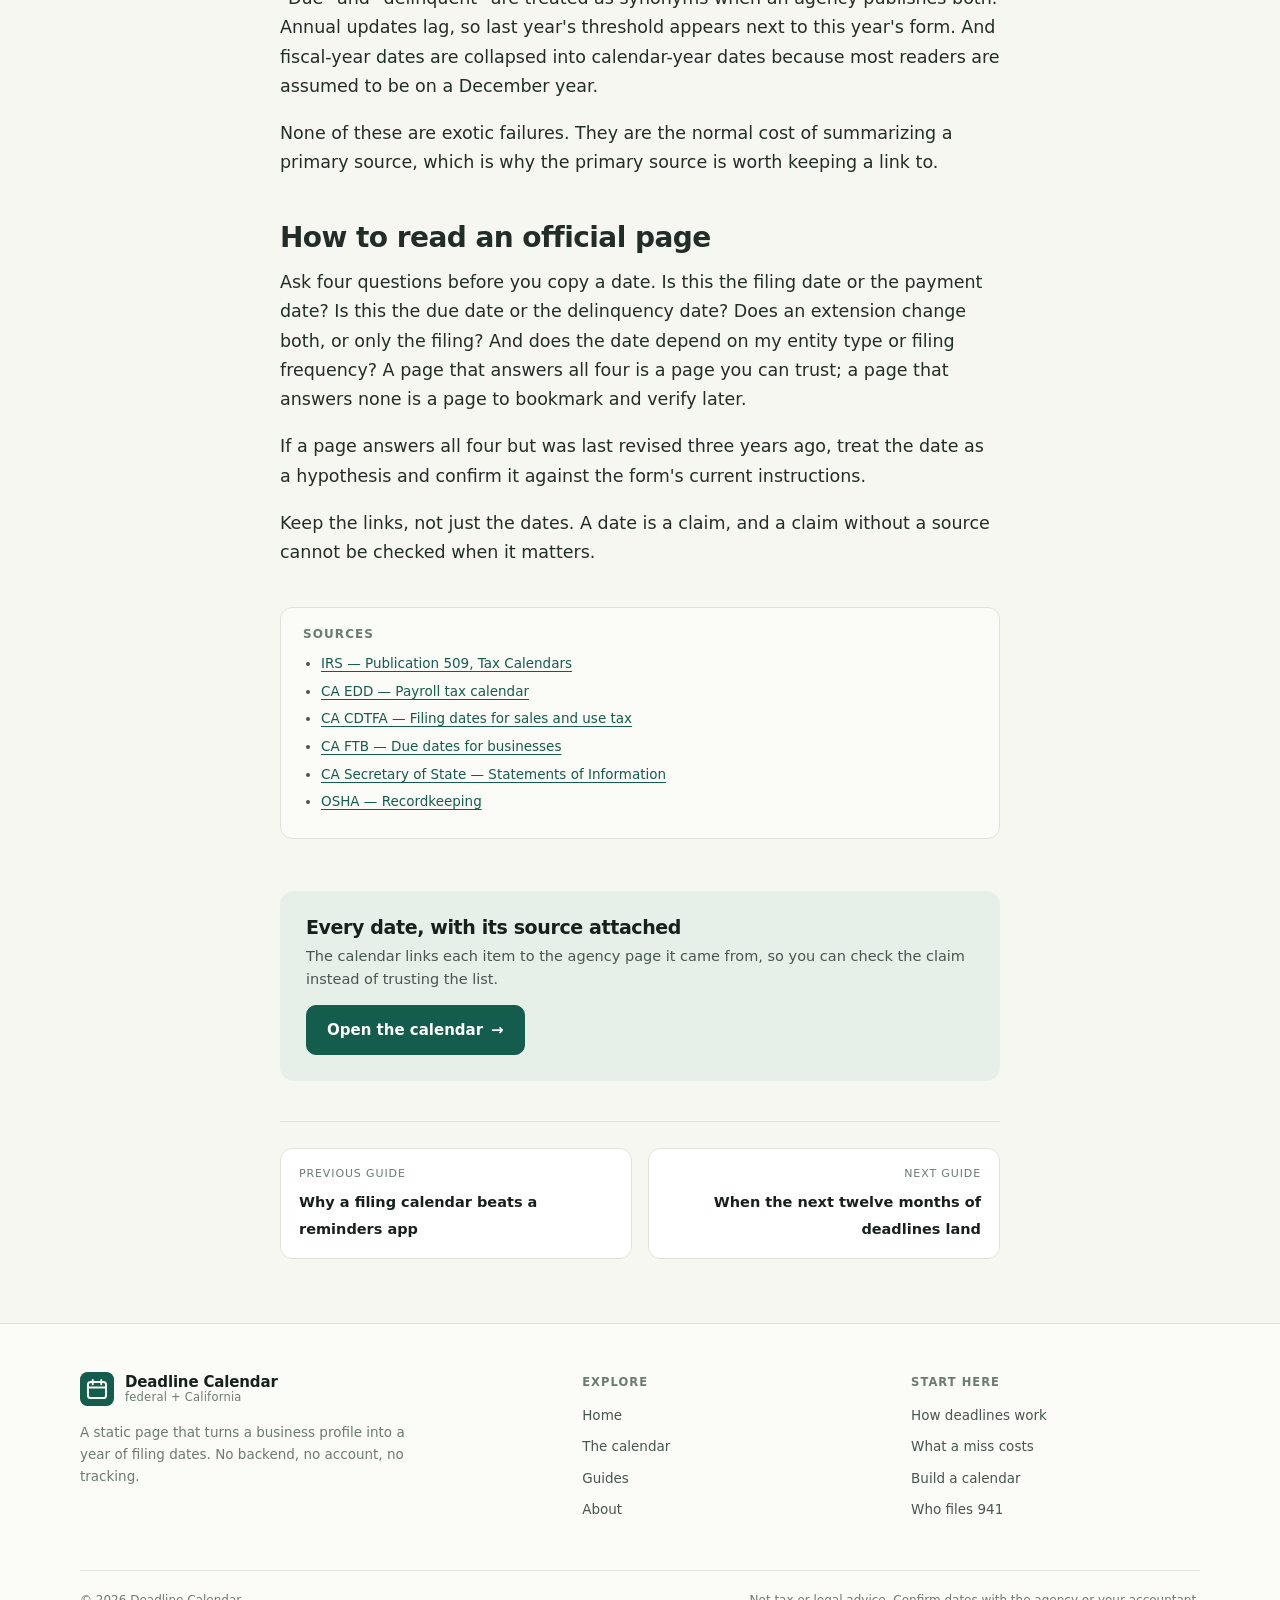
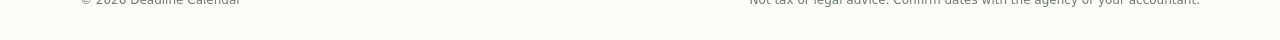
<file: blog/where-to-find-official-filing-dates.html>
<!doctype html>
<html lang="en">
<head>
  <meta charset="utf-8">
  <meta name="viewport" content="width=device-width, initial-scale=1">
  <meta name="color-scheme" content="light">
  <title>Where to find your official filing dates — Deadline Calendar</title>
  <meta name="description" content="The IRS, EDD, CDTFA, FTB, Secretary of State, and OSHA each own a different part of the business year. How to read their pages without confusing due dates with delinquency dates.">
  <link rel="canonical" href="https://vj-madhu-dath.github.io/deadline-calendar/blog/where-to-find-official-filing-dates.html">
  <meta property="og:type" content="article">
  <meta property="og:title" content="Where to find your official filing dates">
  <meta property="og:description" content="Which agency owns which deadline, and why secondary lists drift out of date.">
  <meta property="article:published_time" content="2026-11-08">
  <meta name="twitter:card" content="summary">
  <link rel="icon" href="../assets/favicon.svg" type="image/svg+xml">
  <link rel="stylesheet" href="../assets/site.css">
  <script type="application/ld+json">
    {
      "@context": "https://schema.org",
      "@type": "Article",
      "headline": "Where to find your official filing dates",
      "description": "Which agency owns which deadline, and why secondary lists drift out of date.",
      "datePublished": "2026-11-08",
      "dateModified": "2026-11-08",
      "author": { "@type": "Organization", "name": "Deadline Calendar" },
      "publisher": { "@type": "Organization", "name": "Deadline Calendar" },
      "mainEntityOfPage": "https://vj-madhu-dath.github.io/deadline-calendar/blog/where-to-find-official-filing-dates.html"
    }
  </script>
</head>
<body>
  <a class="skip-link" href="#main">Skip to content</a>

  <header class="site-header"><div class="wrap site-header__inner">
    <a class="site-brand" href="../index.html" aria-label="Deadline Calendar home"><span class="brand-mark" aria-hidden="true"><svg viewBox="0 0 32 32"><rect width="32" height="32" rx="7" fill="#145c4b"/><rect x="7.5" y="9.5" width="17" height="15" rx="2.5" fill="none" stroke="#f7f7f2" stroke-width="1.9"/><path d="M7.5 14.5h17M12 7.5v4M20 7.5v4" stroke="#f7f7f2" stroke-width="1.9" stroke-linecap="round"/></svg></span><span class="brand-text"><span class="brand-name">Deadline Calendar</span><span class="brand-sub">federal + California</span></span></a>
    <button class="nav-toggle" type="button" aria-expanded="false" aria-controls="site-nav"><span class="nav-toggle__icon" aria-hidden="true"><span></span><span></span></span>Menu</button>
    <nav class="site-nav" id="site-nav" aria-label="Main"><a class="site-nav__link" href="../index.html">Home</a><a class="site-nav__link" href="index.html" aria-current="page">Guides</a><a class="site-nav__link" href="../about.html">About</a><a class="btn btn--primary btn--small" href="../app/">Open the calendar <span class="btn__arrow" aria-hidden="true">→</span></a></nav>
  </div></header>

  <main id="main">
    <article>
      <header class="article-header">
        <div class="article-shell">
          <p class="eyebrow">Sources</p>
          <h1>Where to find your official filing dates</h1>
          <p class="article-standfirst">The fastest way to get a date wrong is to trust a list that does not say where it came from. Here is which agency owns which part of the year, and how to read the pages they publish.</p>
          <div class="article-meta"><span>8 November 2026</span><span>6 min read</span></div>
        </div>
      </header>

      <div class="article-shell">
        <div class="prose">
          <p>Search for "small business tax deadlines" and you will find dozens of lists that agree with each other and disagree with the agencies. The disagreement is usually not malicious. It comes from copying last year's table, leaving out the state layer, or confusing the last day to file with the last day before a penalty starts.</p>

          <p>The fix is to go one level up: find the agency that actually administers the form, and read its page. There are six you need for a federal and California business.</p>

          <h2>Each agency owns a slice of the year</h2>
          <table>
            <thead>
              <tr><th scope="col">Agency</th><th scope="col">Owns</th><th scope="col">Example</th></tr>
            </thead>
            <tbody>
              <tr><td>IRS</td><td>Federal payroll and income tax</td><td>Form 941, Form 1065, Form 1120</td></tr>
              <tr><td>CA EDD</td><td>California payroll</td><td>DE 9 and DE 9C</td></tr>
              <tr><td>CA CDTFA</td><td>Sales and use tax</td><td>Quarterly sales tax return</td></tr>
              <tr><td>CA FTB</td><td>California income and franchise tax</td><td>$800 minimum tax, Form 100</td></tr>
              <tr><td>CA Secretary of State</td><td>Entity records</td><td>Statement of Information</td></tr>
              <tr><td>OSHA</td><td>Workplace injury records</td><td>Form 300A posting</td></tr>
            </tbody>
          </table>

          <p>If a date is not on one of these sites, it is either a local rule, a court deadline, or somebody's summary. That does not make it wrong, but it does mean you should find the underlying source before relying on it.</p>

          <h2>The federal layer</h2>
          <p>The IRS publishes a page for each form with its due date, instructions, and current revision. For a single form, that page is the best source because it is updated with the form. For the year as a whole, Publication 509, <em>Tax Calendars</em>, collects the federal dates in one place.</p>

          <p>What the federal pages do not know is your entity. The 1040, 1065, 1120-S, 1120, and 990 pages all exist, but nothing on irs.gov tells you which one is yours. That mapping — sole proprietor to 1040, partnership to 1065, and so on — is the part a general calendar leaves to the reader.</p>

          <h2>California payroll</h2>
          <p>The EDD publishes a payroll tax calendar that lists the DE 9 and DE 9C every quarter. Read it carefully, because it uses two dates. The nominal due date is the first day of the month following the quarter — January 1, April 1, July 1, October 1. The "delinquent if not filed by" date is the end of that month.</p>

          <p>The gap is a grace period, not an extension. Filing between the first and the end of the month is treated as timely, but the obligation began on the first. A calendar that lists only the delinquent date is technically useful and practically misleading: it trains you to file at the last possible moment.</p>

          <h2>Sales tax</h2>
          <p>The CDTFA assigns each account a filing frequency when it registers — quarterly, quarterly prepay, monthly, yearly, or fiscal yearly. The due date follows from the frequency, not from a single statewide table. Most small accounts are quarterly, with the return due the last day of the month after the quarter: April 30, July 31, October 31, and January 31.</p>

          <p>This is why a generic "sales tax is due quarterly" line is not enough. A monthly filer has twelve returns a year, and a prepay account has additional dates inside each quarter. The agency's filing-dates page lays out each schedule separately.</p>

          <h2>Income and franchise tax</h2>
          <p>The FTB's business due dates page covers the California returns: Form 100 for corporations, 100S for S corporations, 565 for partnerships, 568 for LLCs, and 199 for exempt organizations. For a calendar-year business, the recurring date is April 15 — the 15th day of the fourth month — and the $800 minimum tax is due with it for entities that owe it.</p>

          <p>Extensions are automatic but do not extend the payment. That distinction appears on the FTB page and is easy to miss in a summary that only lists the extended filing date.</p>

          <h2>Entity filings</h2>
          <p>The Secretary of State handles the filings that have nothing to do with tax: the Statement of Information, which keeps the entity's officers, addresses, and agent current. LLCs file every two years in the month they registered, in years matching the registration year's parity. Stock corporations file annually in the registration month.</p>

          <p>The filing window is wider than the deadline suggests. It opens six months before the registration month and closes at the end of it. That is useful if you like to file early, and dangerous if you mistake the opening of the window for the due date.</p>

          <h2>Why secondary sources drift</h2>
          <p>Four things go wrong in copied lists. Weekend and holiday adjustments are applied inconsistently, so a date that moved to Monday still appears as Sunday. "Due" and "delinquent" are treated as synonyms when an agency publishes both. Annual updates lag, so last year's threshold appears next to this year's form. And fiscal-year dates are collapsed into calendar-year dates because most readers are assumed to be on a December year.</p>

          <p>None of these are exotic failures. They are the normal cost of summarizing a primary source, which is why the primary source is worth keeping a link to.</p>

          <h2>How to read an official page</h2>
          <p>Ask four questions before you copy a date. Is this the filing date or the payment date? Is this the due date or the delinquency date? Does an extension change both, or only the filing? And does the date depend on my entity type or filing frequency? A page that answers all four is a page you can trust; a page that answers none is a page to bookmark and verify later.</p>

          <p>If a page answers all four but was last revised three years ago, treat the date as a hypothesis and confirm it against the form's current instructions.</p>

          <p>Keep the links, not just the dates. A date is a claim, and a claim without a source cannot be checked when it matters.</p>

          <div class="sources">
            <h2>Sources</h2>
            <ul>
              <li><a href="https://www.irs.gov/publications/p509" target="_blank" rel="noopener noreferrer">IRS — Publication 509, Tax Calendars</a></li>
              <li><a href="https://edd.ca.gov/en/payroll_taxes/Due_Dates_Calendar" target="_blank" rel="noopener noreferrer">CA EDD — Payroll tax calendar</a></li>
              <li><a href="https://cdtfa.ca.gov/taxes-and-fees/sales-use-tax-returns-filing-dates.htm" target="_blank" rel="noopener noreferrer">CA CDTFA — Filing dates for sales and use tax</a></li>
              <li><a href="https://www.ftb.ca.gov/file/when-to-file/due-dates-business.html" target="_blank" rel="noopener noreferrer">CA FTB — Due dates for businesses</a></li>
              <li><a href="https://www.sos.ca.gov/business-programs/business-entities/statements" target="_blank" rel="noopener noreferrer">CA Secretary of State — Statements of Information</a></li>
              <li><a href="https://www.osha.gov/recordkeeping" target="_blank" rel="noopener noreferrer">OSHA — Recordkeeping</a></li>
            </ul>
          </div>
        </div>

        <div class="post-cta">
          <h2>Every date, with its source attached</h2>
          <p>The calendar links each item to the agency page it came from, so you can check the claim instead of trusting the list.</p>
          <a class="btn btn--primary" href="../app/">Open the calendar <span class="btn__arrow" aria-hidden="true">→</span></a>
        </div>

        <nav class="post-nav" aria-label="More guides">
          <a href="why-a-filing-calendar-beats-reminders.html"><small>Previous guide</small><strong>Why a filing calendar beats a reminders app</strong></a>
          <a href="when-the-next-twelve-months-of-deadlines-land.html"><small>Next guide</small><strong>When the next twelve months of deadlines land</strong></a>
        </nav>
      </div>
    </article>
  </main>

  <footer class="site-footer"><div class="wrap">
    <div class="site-footer__inner">
      <div class="site-footer__brand">
        <a class="site-brand" href="../index.html" aria-label="Deadline Calendar home"><span class="brand-mark" aria-hidden="true"><svg viewBox="0 0 32 32"><rect width="32" height="32" rx="7" fill="#145c4b"/><rect x="7.5" y="9.5" width="17" height="15" rx="2.5" fill="none" stroke="#f7f7f2" stroke-width="1.9"/><path d="M7.5 14.5h17M12 7.5v4M20 7.5v4" stroke="#f7f7f2" stroke-width="1.9" stroke-linecap="round"/></svg></span><span class="brand-text"><span class="brand-name">Deadline Calendar</span><span class="brand-sub">federal + California</span></span></a>
        <p>A static page that turns a business profile into a year of filing dates. No backend, no account, no tracking.</p>
      </div>
      <div class="site-footer__col"><h2>Explore</h2><ul><li><a href="../index.html">Home</a></li><li><a href="../app/">The calendar</a></li><li><a href="index.html">Guides</a></li><li><a href="../about.html">About</a></li></ul></div>
      <div class="site-footer__col"><h2>Start here</h2><ul><li><a href="how-business-filing-deadlines-work.html">How deadlines work</a></li><li><a href="what-a-missed-filing-deadline-costs.html">What a miss costs</a></li><li><a href="how-to-build-a-compliance-calendar.html">Build a calendar</a></li><li><a href="who-has-to-file-form-941.html">Who files 941</a></li></ul></div>
    </div>
    <div class="site-footer__base"><span>© <span data-year>2026</span> Deadline Calendar</span><span>Not tax or legal advice. Confirm dates with the agency or your accountant.</span></div>
  </div></footer>
  <script src="../assets/site.js" defer></script>
</body>
</html>
</file>
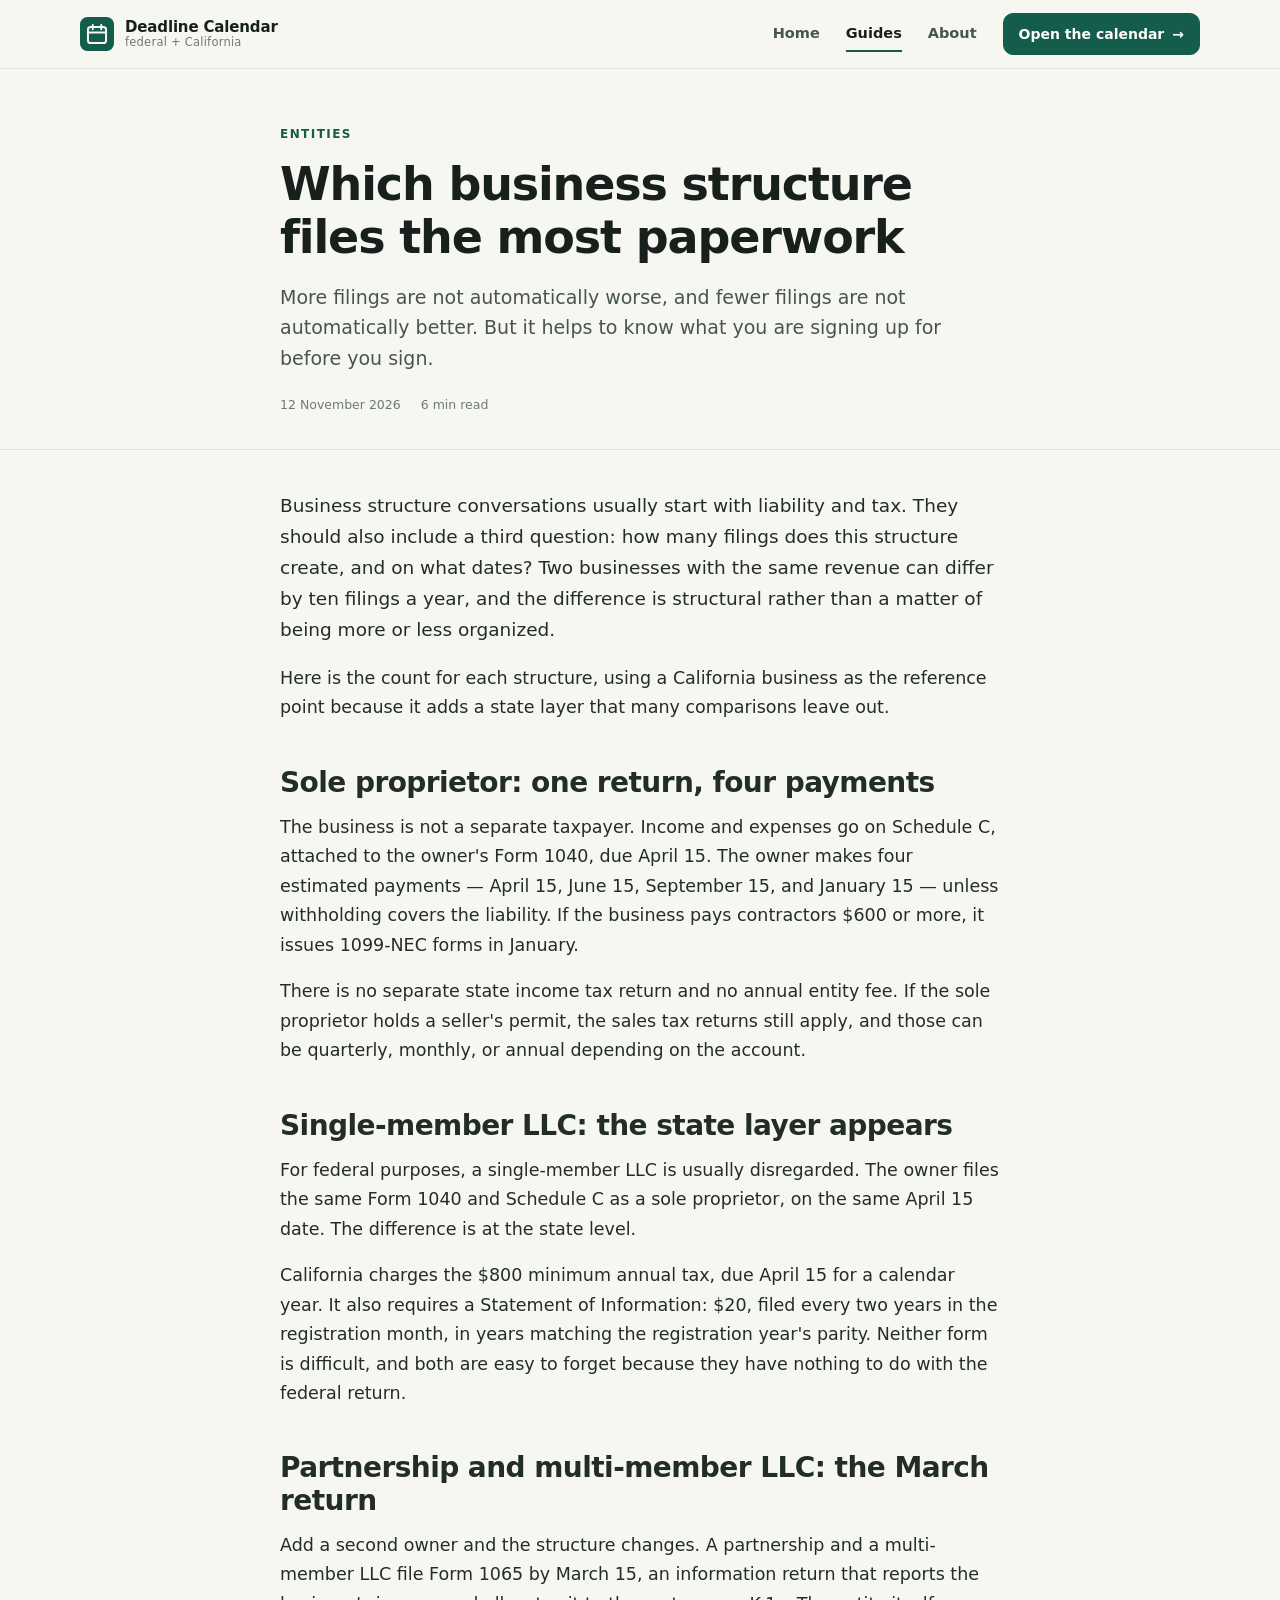
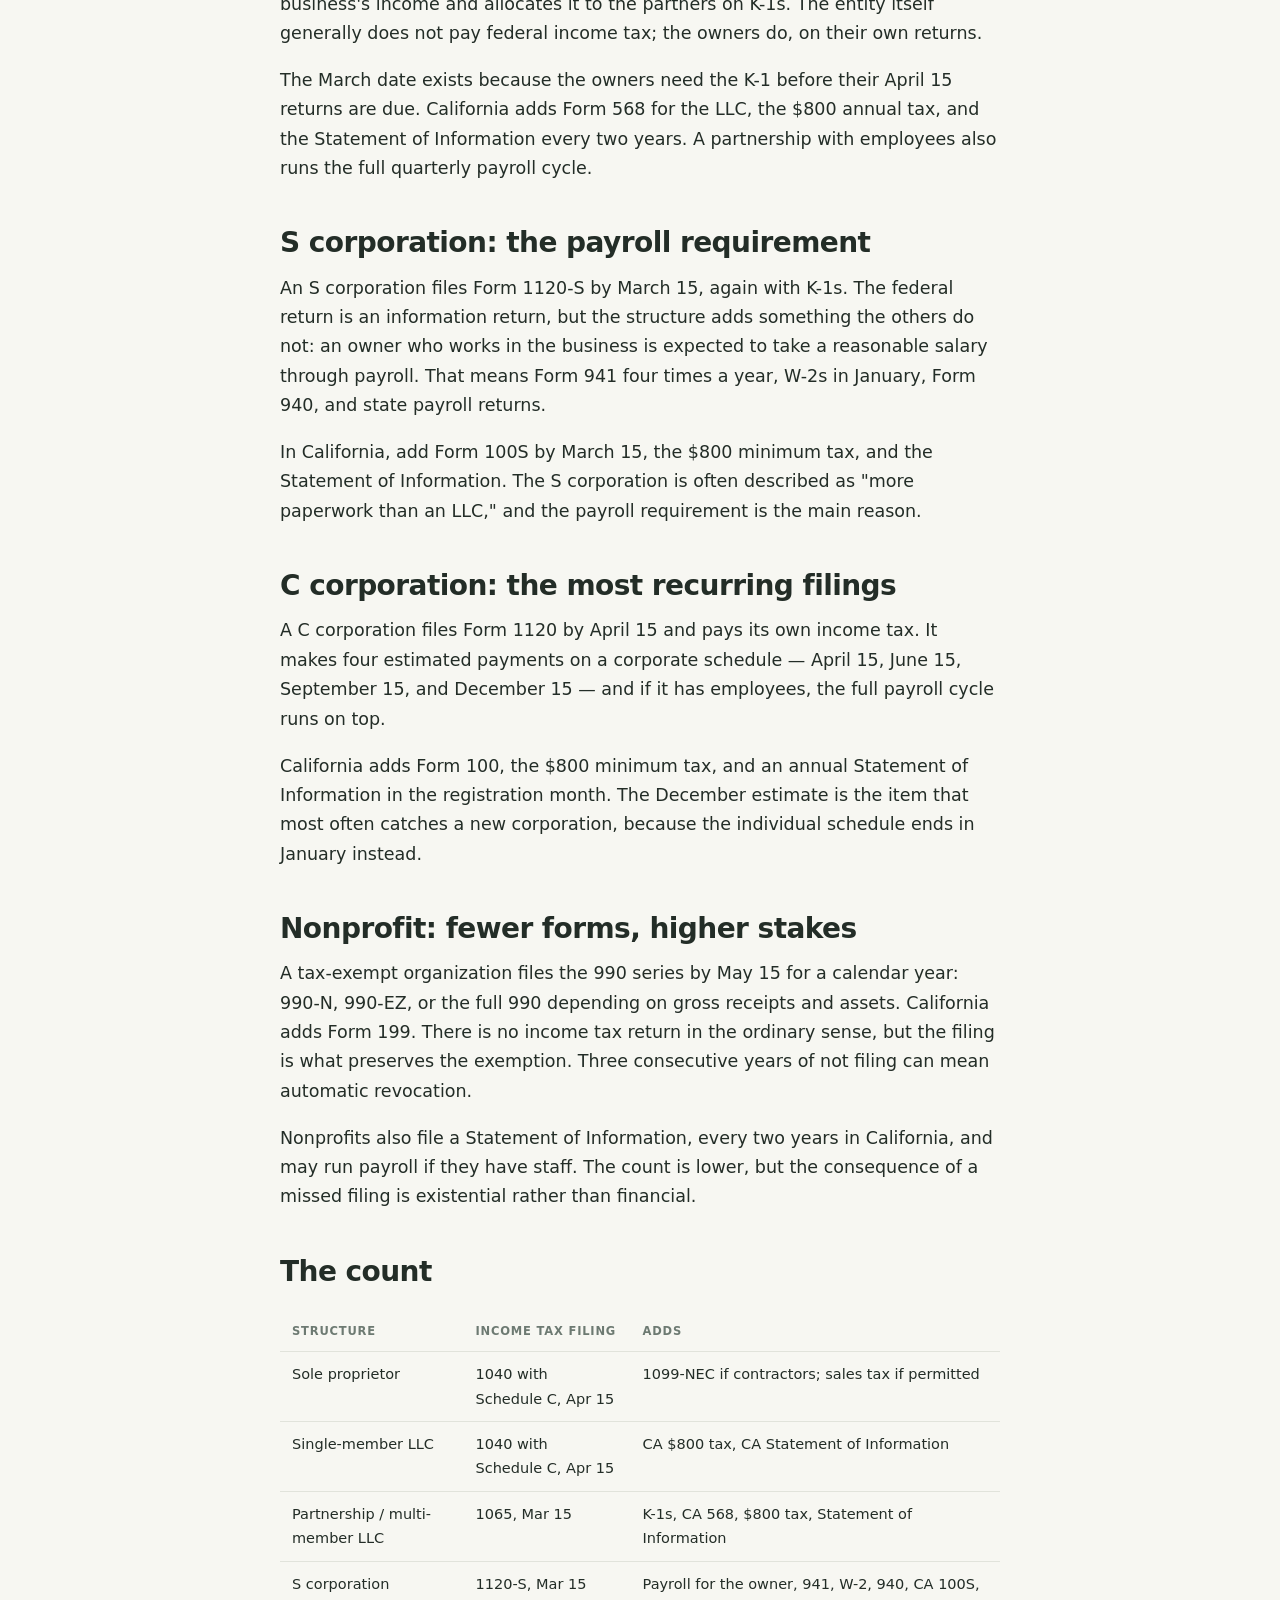
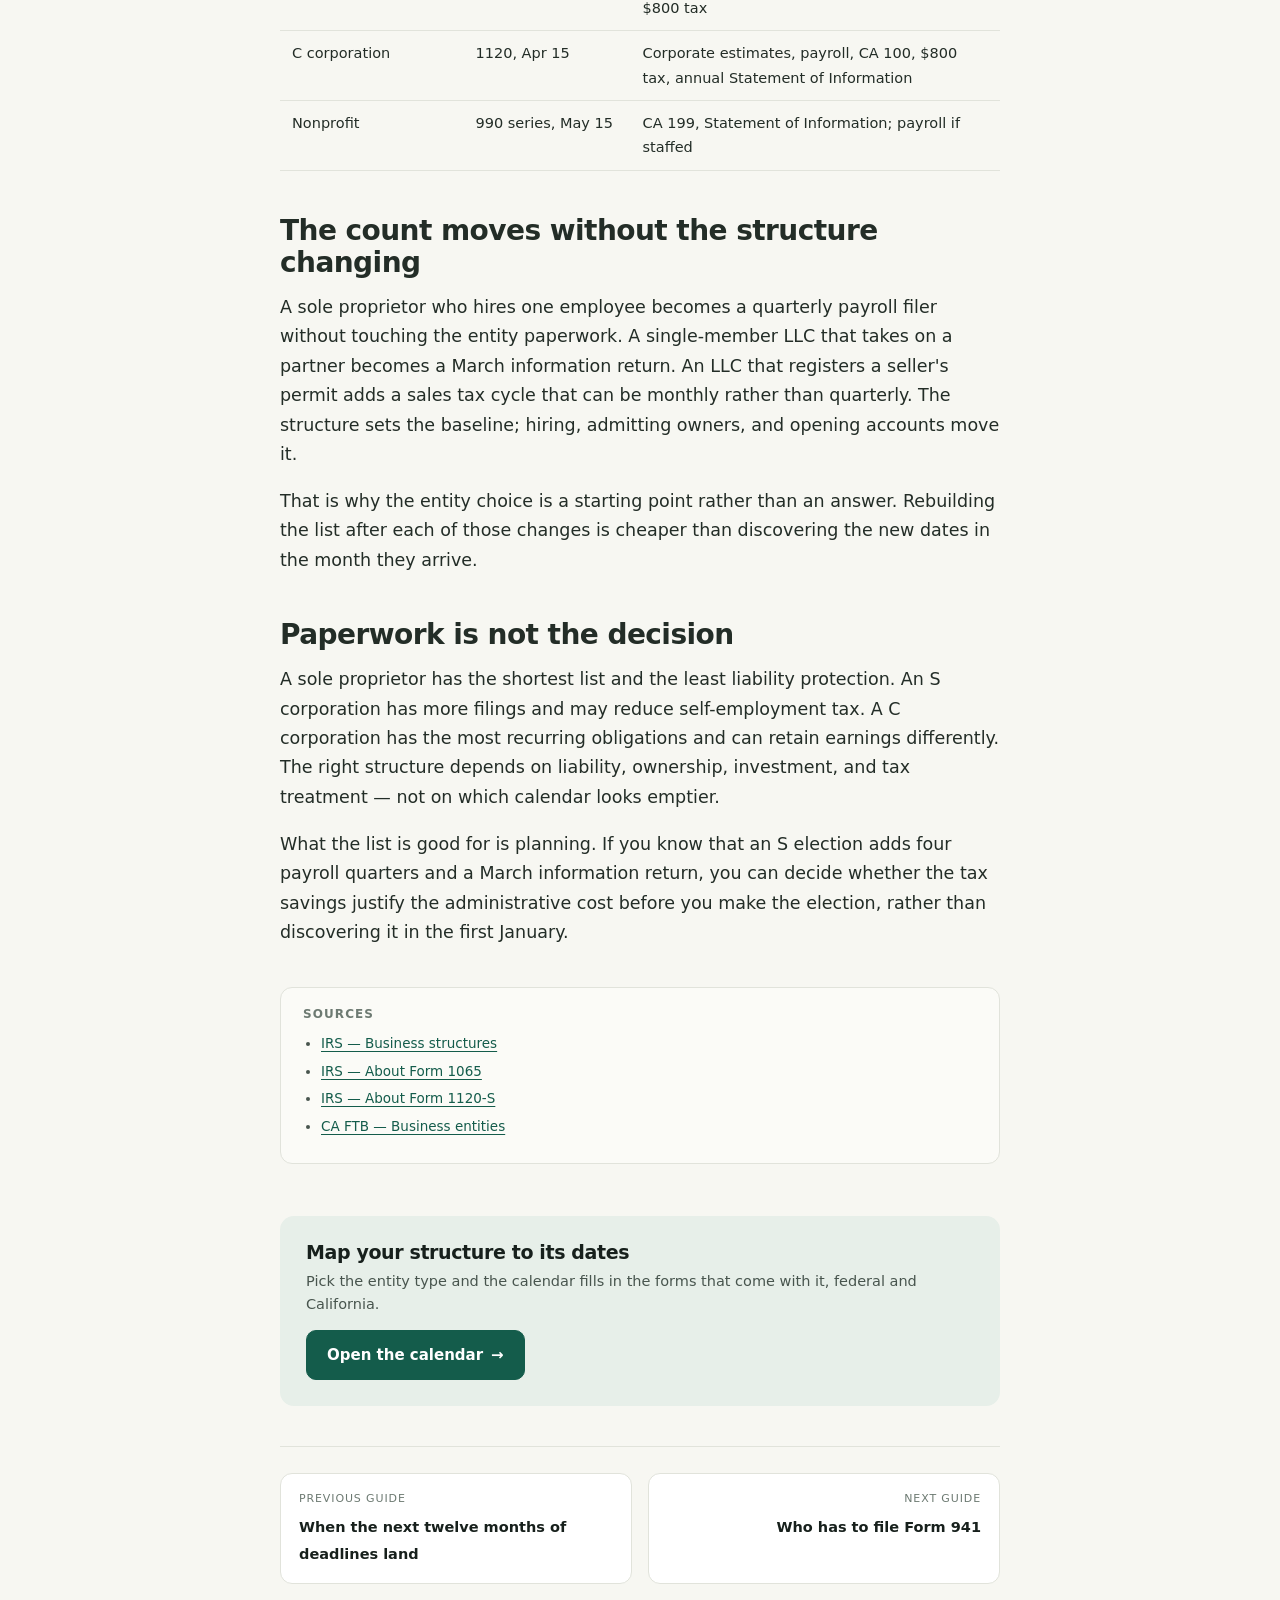
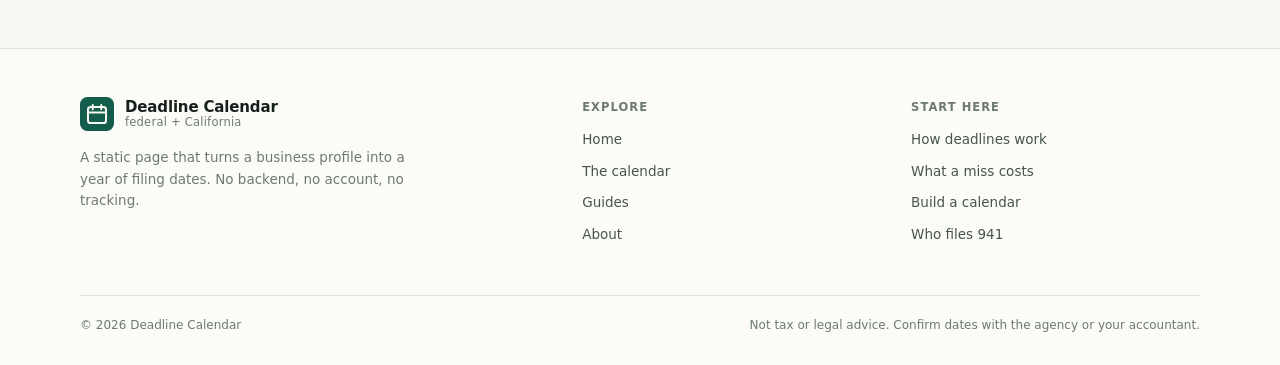
<file: blog/which-business-structure-files-the-most-paperwork.html>
<!doctype html>
<html lang="en">
<head>
  <meta charset="utf-8">
  <meta name="viewport" content="width=device-width, initial-scale=1">
  <meta name="color-scheme" content="light">
  <title>Which business structure files the most paperwork — Deadline Calendar</title>
  <meta name="description" content="Sole proprietor, single-member LLC, partnership, S corporation, C corporation, nonprofit — the actual forms each one files, and why the count is not the whole decision.">
  <link rel="canonical" href="https://vj-madhu-dath.github.io/deadline-calendar/blog/which-business-structure-files-the-most-paperwork.html">
  <meta property="og:type" content="article">
  <meta property="og:title" content="Which business structure files the most paperwork">
  <meta property="og:description" content="Six structures, mapped to the forms they actually send.">
  <meta property="article:published_time" content="2026-11-12">
  <meta name="twitter:card" content="summary">
  <link rel="icon" href="../assets/favicon.svg" type="image/svg+xml">
  <link rel="stylesheet" href="../assets/site.css">
  <script type="application/ld+json">
    {
      "@context": "https://schema.org",
      "@type": "Article",
      "headline": "Which business structure files the most paperwork",
      "description": "Six structures, mapped to the forms they actually send.",
      "datePublished": "2026-11-12",
      "dateModified": "2026-11-12",
      "author": { "@type": "Organization", "name": "Deadline Calendar" },
      "publisher": { "@type": "Organization", "name": "Deadline Calendar" },
      "mainEntityOfPage": "https://vj-madhu-dath.github.io/deadline-calendar/blog/which-business-structure-files-the-most-paperwork.html"
    }
  </script>
</head>
<body>
  <a class="skip-link" href="#main">Skip to content</a>

  <header class="site-header"><div class="wrap site-header__inner">
    <a class="site-brand" href="../index.html" aria-label="Deadline Calendar home"><span class="brand-mark" aria-hidden="true"><svg viewBox="0 0 32 32"><rect width="32" height="32" rx="7" fill="#145c4b"/><rect x="7.5" y="9.5" width="17" height="15" rx="2.5" fill="none" stroke="#f7f7f2" stroke-width="1.9"/><path d="M7.5 14.5h17M12 7.5v4M20 7.5v4" stroke="#f7f7f2" stroke-width="1.9" stroke-linecap="round"/></svg></span><span class="brand-text"><span class="brand-name">Deadline Calendar</span><span class="brand-sub">federal + California</span></span></a>
    <button class="nav-toggle" type="button" aria-expanded="false" aria-controls="site-nav"><span class="nav-toggle__icon" aria-hidden="true"><span></span><span></span></span>Menu</button>
    <nav class="site-nav" id="site-nav" aria-label="Main"><a class="site-nav__link" href="../index.html">Home</a><a class="site-nav__link" href="index.html" aria-current="page">Guides</a><a class="site-nav__link" href="../about.html">About</a><a class="btn btn--primary btn--small" href="../app/">Open the calendar <span class="btn__arrow" aria-hidden="true">→</span></a></nav>
  </div></header>

  <main id="main">
    <article>
      <header class="article-header">
        <div class="article-shell">
          <p class="eyebrow">Entities</p>
          <h1>Which business structure files the most paperwork</h1>
          <p class="article-standfirst">More filings are not automatically worse, and fewer filings are not automatically better. But it helps to know what you are signing up for before you sign.</p>
          <div class="article-meta"><span>12 November 2026</span><span>6 min read</span></div>
        </div>
      </header>

      <div class="article-shell">
        <div class="prose">
          <p>Business structure conversations usually start with liability and tax. They should also include a third question: how many filings does this structure create, and on what dates? Two businesses with the same revenue can differ by ten filings a year, and the difference is structural rather than a matter of being more or less organized.</p>

          <p>Here is the count for each structure, using a California business as the reference point because it adds a state layer that many comparisons leave out.</p>

          <h2>Sole proprietor: one return, four payments</h2>
          <p>The business is not a separate taxpayer. Income and expenses go on Schedule C, attached to the owner's Form 1040, due April 15. The owner makes four estimated payments — April 15, June 15, September 15, and January 15 — unless withholding covers the liability. If the business pays contractors $600 or more, it issues 1099-NEC forms in January.</p>

          <p>There is no separate state income tax return and no annual entity fee. If the sole proprietor holds a seller's permit, the sales tax returns still apply, and those can be quarterly, monthly, or annual depending on the account.</p>

          <h2>Single-member LLC: the state layer appears</h2>
          <p>For federal purposes, a single-member LLC is usually disregarded. The owner files the same Form 1040 and Schedule C as a sole proprietor, on the same April 15 date. The difference is at the state level.</p>

          <p>California charges the $800 minimum annual tax, due April 15 for a calendar year. It also requires a Statement of Information: $20, filed every two years in the registration month, in years matching the registration year's parity. Neither form is difficult, and both are easy to forget because they have nothing to do with the federal return.</p>

          <h2>Partnership and multi-member LLC: the March return</h2>
          <p>Add a second owner and the structure changes. A partnership and a multi-member LLC file Form 1065 by March 15, an information return that reports the business's income and allocates it to the partners on K-1s. The entity itself generally does not pay federal income tax; the owners do, on their own returns.</p>

          <p>The March date exists because the owners need the K-1 before their April 15 returns are due. California adds Form 568 for the LLC, the $800 annual tax, and the Statement of Information every two years. A partnership with employees also runs the full quarterly payroll cycle.</p>

          <h2>S corporation: the payroll requirement</h2>
          <p>An S corporation files Form 1120-S by March 15, again with K-1s. The federal return is an information return, but the structure adds something the others do not: an owner who works in the business is expected to take a reasonable salary through payroll. That means Form 941 four times a year, W-2s in January, Form 940, and state payroll returns.</p>

          <p>In California, add Form 100S by March 15, the $800 minimum tax, and the Statement of Information. The S corporation is often described as "more paperwork than an LLC," and the payroll requirement is the main reason.</p>

          <h2>C corporation: the most recurring filings</h2>
          <p>A C corporation files Form 1120 by April 15 and pays its own income tax. It makes four estimated payments on a corporate schedule — April 15, June 15, September 15, and December 15 — and if it has employees, the full payroll cycle runs on top.</p>

          <p>California adds Form 100, the $800 minimum tax, and an annual Statement of Information in the registration month. The December estimate is the item that most often catches a new corporation, because the individual schedule ends in January instead.</p>

          <h2>Nonprofit: fewer forms, higher stakes</h2>
          <p>A tax-exempt organization files the 990 series by May 15 for a calendar year: 990-N, 990-EZ, or the full 990 depending on gross receipts and assets. California adds Form 199. There is no income tax return in the ordinary sense, but the filing is what preserves the exemption. Three consecutive years of not filing can mean automatic revocation.</p>

          <p>Nonprofits also file a Statement of Information, every two years in California, and may run payroll if they have staff. The count is lower, but the consequence of a missed filing is existential rather than financial.</p>

          <h2>The count</h2>
          <table>
            <thead>
              <tr><th scope="col">Structure</th><th scope="col">Income tax filing</th><th scope="col">Adds</th></tr>
            </thead>
            <tbody>
              <tr><td>Sole proprietor</td><td>1040 with Schedule C, Apr 15</td><td>1099-NEC if contractors; sales tax if permitted</td></tr>
              <tr><td>Single-member LLC</td><td>1040 with Schedule C, Apr 15</td><td>CA $800 tax, CA Statement of Information</td></tr>
              <tr><td>Partnership / multi-member LLC</td><td>1065, Mar 15</td><td>K-1s, CA 568, $800 tax, Statement of Information</td></tr>
              <tr><td>S corporation</td><td>1120-S, Mar 15</td><td>Payroll for the owner, 941, W-2, 940, CA 100S, $800 tax</td></tr>
              <tr><td>C corporation</td><td>1120, Apr 15</td><td>Corporate estimates, payroll, CA 100, $800 tax, annual Statement of Information</td></tr>
              <tr><td>Nonprofit</td><td>990 series, May 15</td><td>CA 199, Statement of Information; payroll if staffed</td></tr>
            </tbody>
          </table>

          <h2>The count moves without the structure changing</h2>
          <p>A sole proprietor who hires one employee becomes a quarterly payroll filer without touching the entity paperwork. A single-member LLC that takes on a partner becomes a March information return. An LLC that registers a seller's permit adds a sales tax cycle that can be monthly rather than quarterly. The structure sets the baseline; hiring, admitting owners, and opening accounts move it.</p>

          <p>That is why the entity choice is a starting point rather than an answer. Rebuilding the list after each of those changes is cheaper than discovering the new dates in the month they arrive.</p>

          <h2>Paperwork is not the decision</h2>
          <p>A sole proprietor has the shortest list and the least liability protection. An S corporation has more filings and may reduce self-employment tax. A C corporation has the most recurring obligations and can retain earnings differently. The right structure depends on liability, ownership, investment, and tax treatment — not on which calendar looks emptier.</p>

          <p>What the list is good for is planning. If you know that an S election adds four payroll quarters and a March information return, you can decide whether the tax savings justify the administrative cost before you make the election, rather than discovering it in the first January.</p>

          <div class="sources">
            <h2>Sources</h2>
            <ul>
              <li><a href="https://www.irs.gov/businesses/small-businesses-self-employed/business-structures" target="_blank" rel="noopener noreferrer">IRS — Business structures</a></li>
              <li><a href="https://www.irs.gov/forms-pubs/about-form-1065" target="_blank" rel="noopener noreferrer">IRS — About Form 1065</a></li>
              <li><a href="https://www.irs.gov/forms-pubs/about-form-1120-s" target="_blank" rel="noopener noreferrer">IRS — About Form 1120-S</a></li>
              <li><a href="https://www.ftb.ca.gov/file/business/index.html" target="_blank" rel="noopener noreferrer">CA FTB — Business entities</a></li>
            </ul>
          </div>
        </div>

        <div class="post-cta">
          <h2>Map your structure to its dates</h2>
          <p>Pick the entity type and the calendar fills in the forms that come with it, federal and California.</p>
          <a class="btn btn--primary" href="../app/">Open the calendar <span class="btn__arrow" aria-hidden="true">→</span></a>
        </div>

        <nav class="post-nav" aria-label="More guides">
          <a href="when-the-next-twelve-months-of-deadlines-land.html"><small>Previous guide</small><strong>When the next twelve months of deadlines land</strong></a>
          <a href="who-has-to-file-form-941.html"><small>Next guide</small><strong>Who has to file Form 941</strong></a>
        </nav>
      </div>
    </article>
  </main>

  <footer class="site-footer"><div class="wrap">
    <div class="site-footer__inner">
      <div class="site-footer__brand">
        <a class="site-brand" href="../index.html" aria-label="Deadline Calendar home"><span class="brand-mark" aria-hidden="true"><svg viewBox="0 0 32 32"><rect width="32" height="32" rx="7" fill="#145c4b"/><rect x="7.5" y="9.5" width="17" height="15" rx="2.5" fill="none" stroke="#f7f7f2" stroke-width="1.9"/><path d="M7.5 14.5h17M12 7.5v4M20 7.5v4" stroke="#f7f7f2" stroke-width="1.9" stroke-linecap="round"/></svg></span><span class="brand-text"><span class="brand-name">Deadline Calendar</span><span class="brand-sub">federal + California</span></span></a>
        <p>A static page that turns a business profile into a year of filing dates. No backend, no account, no tracking.</p>
      </div>
      <div class="site-footer__col"><h2>Explore</h2><ul><li><a href="../index.html">Home</a></li><li><a href="../app/">The calendar</a></li><li><a href="index.html">Guides</a></li><li><a href="../about.html">About</a></li></ul></div>
      <div class="site-footer__col"><h2>Start here</h2><ul><li><a href="how-business-filing-deadlines-work.html">How deadlines work</a></li><li><a href="what-a-missed-filing-deadline-costs.html">What a miss costs</a></li><li><a href="how-to-build-a-compliance-calendar.html">Build a calendar</a></li><li><a href="who-has-to-file-form-941.html">Who files 941</a></li></ul></div>
    </div>
    <div class="site-footer__base"><span>© <span data-year>2026</span> Deadline Calendar</span><span>Not tax or legal advice. Confirm dates with the agency or your accountant.</span></div>
  </div></footer>
  <script src="../assets/site.js" defer></script>
</body>
</html>
</file>
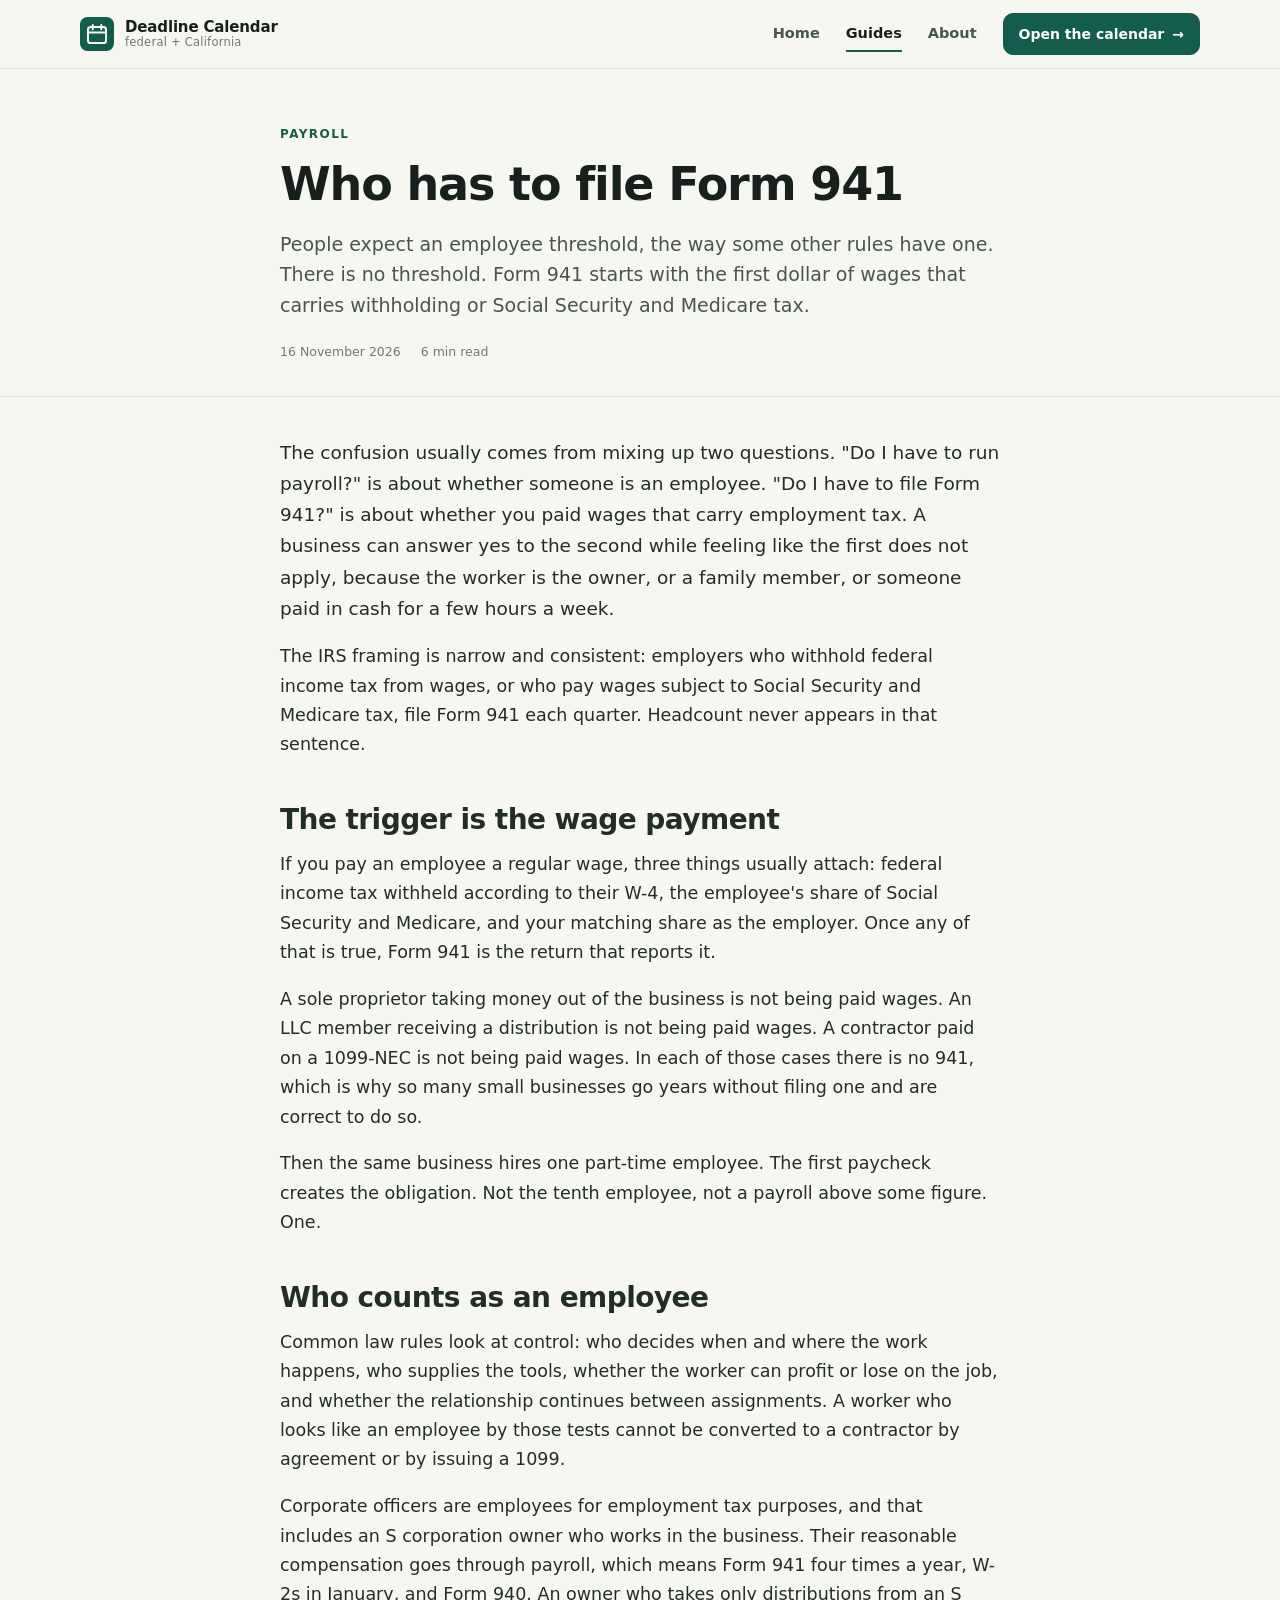
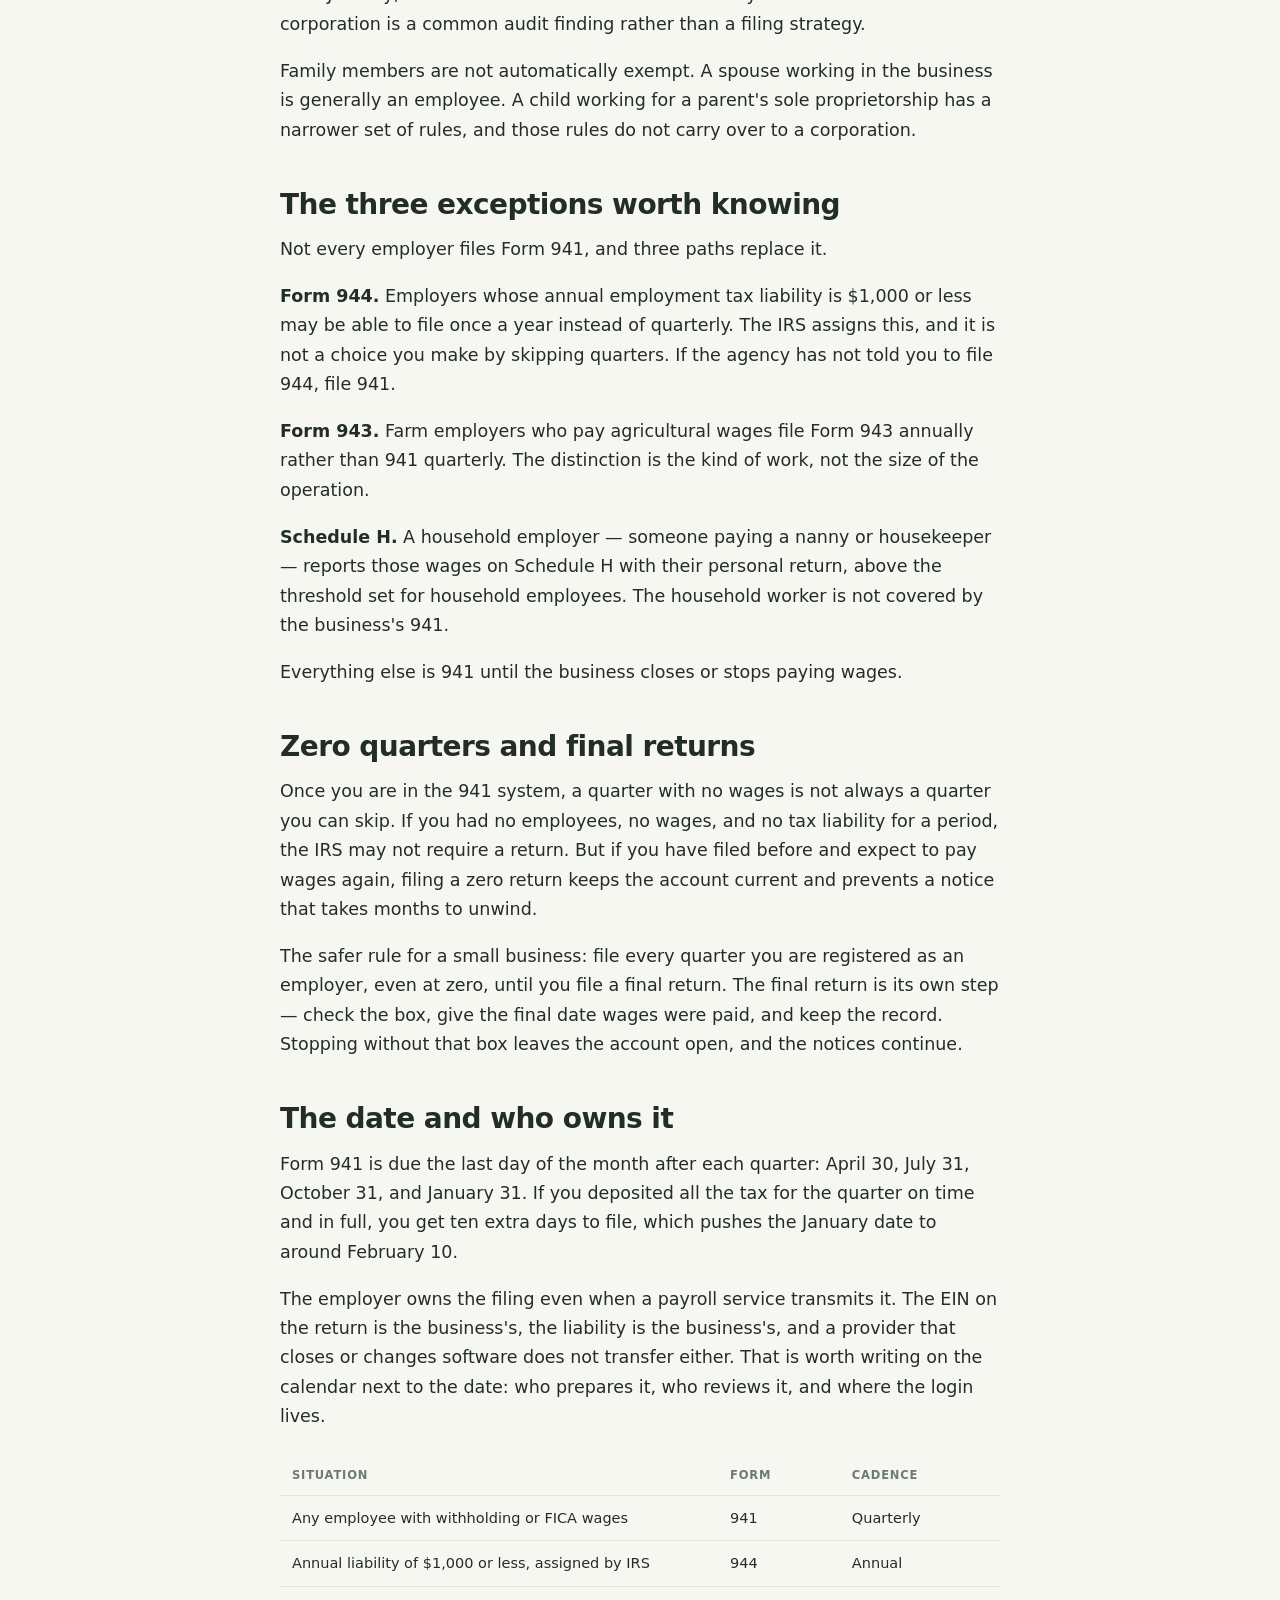
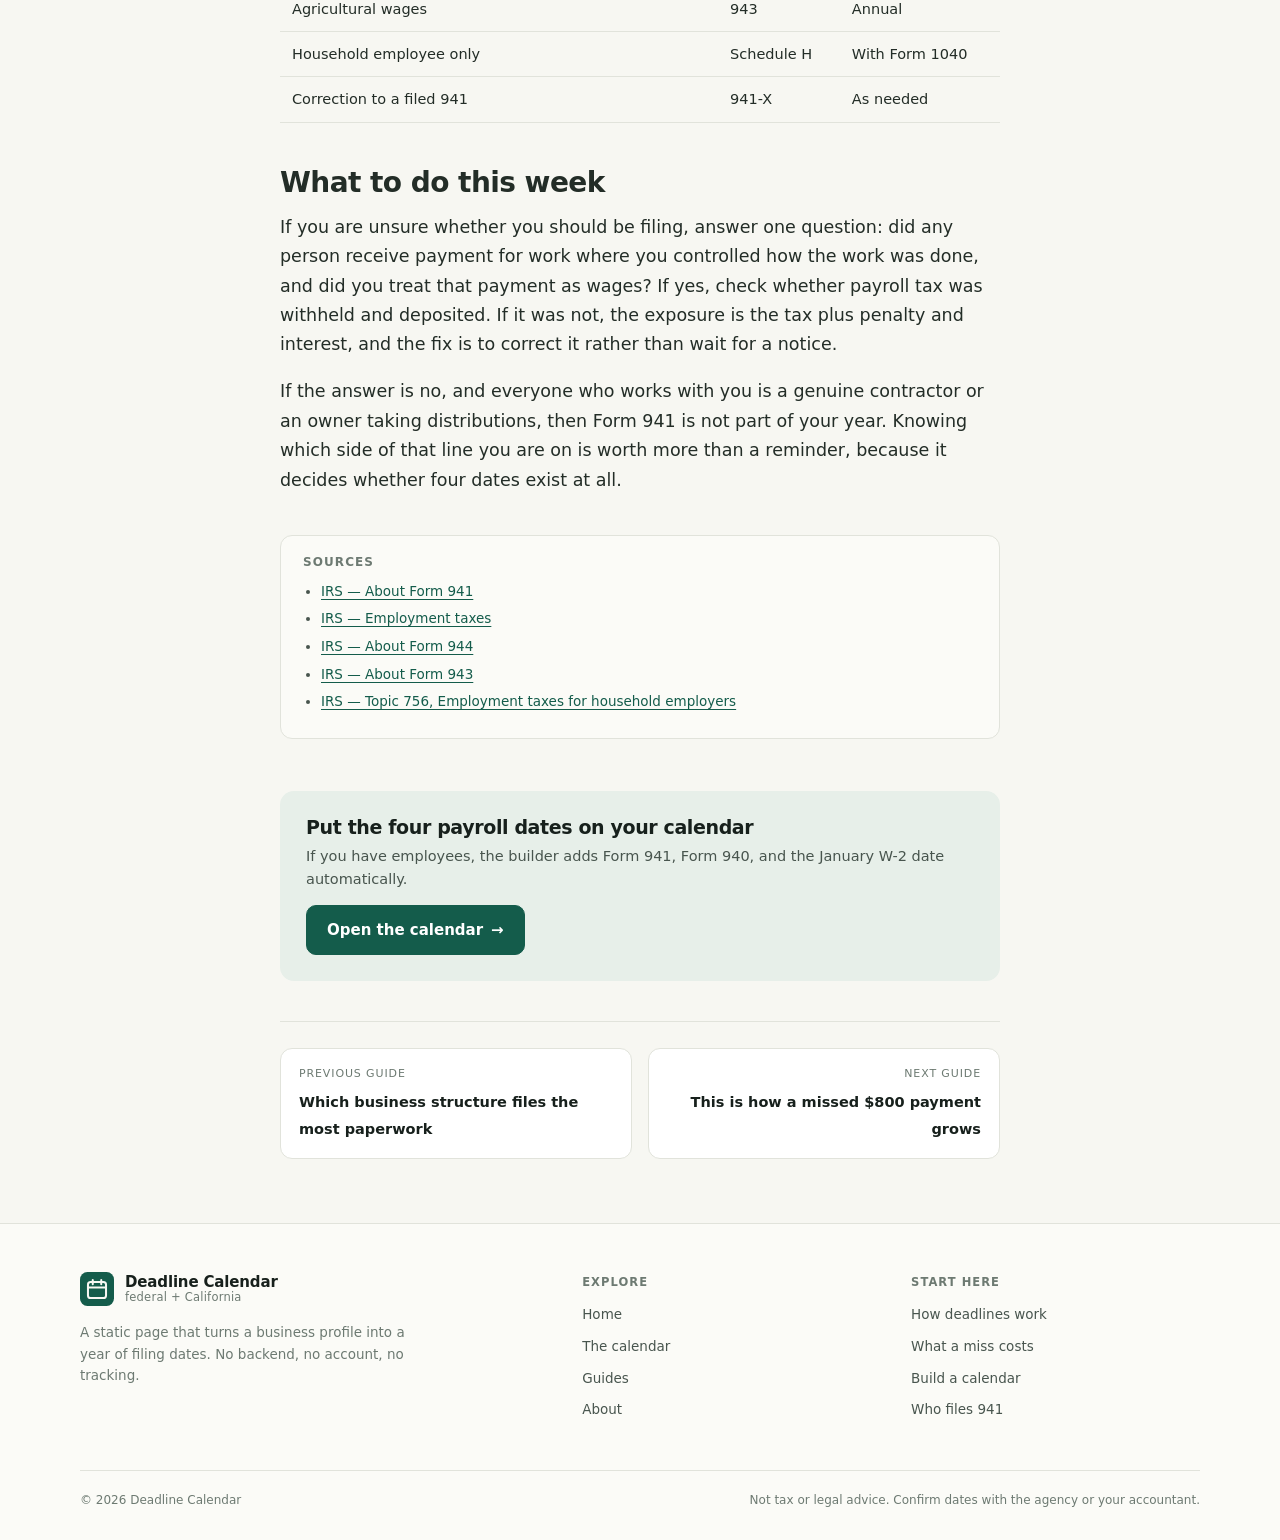
<file: blog/who-has-to-file-form-941.html>
<!doctype html>
<html lang="en">
<head>
  <meta charset="utf-8">
  <meta name="viewport" content="width=device-width, initial-scale=1">
  <meta name="color-scheme" content="light">
  <title>Who has to file Form 941 — Deadline Calendar</title>
  <meta name="description" content="The trigger for Form 941 is withheld tax, not headcount. Wages that count, who is an employee, zero quarters, 944 and 943, and household help.">
  <link rel="canonical" href="https://vj-madhu-dath.github.io/deadline-calendar/blog/who-has-to-file-form-941.html">
  <meta property="og:type" content="article">
  <meta property="og:title" content="Who has to file Form 941">
  <meta property="og:description" content="The trigger is withheld tax, not headcount. Zero quarters still count.">
  <meta property="article:published_time" content="2026-11-16">
  <meta name="twitter:card" content="summary">
  <link rel="icon" href="../assets/favicon.svg" type="image/svg+xml">
  <link rel="stylesheet" href="../assets/site.css">
  <script type="application/ld+json">
    {
      "@context": "https://schema.org",
      "@type": "Article",
      "headline": "Who has to file Form 941",
      "description": "The trigger is withheld tax, not headcount. Zero quarters still count.",
      "datePublished": "2026-11-16",
      "dateModified": "2026-11-16",
      "author": { "@type": "Organization", "name": "Deadline Calendar" },
      "publisher": { "@type": "Organization", "name": "Deadline Calendar" },
      "mainEntityOfPage": "https://vj-madhu-dath.github.io/deadline-calendar/blog/who-has-to-file-form-941.html"
    }
  </script>
</head>
<body>
  <a class="skip-link" href="#main">Skip to content</a>

  <header class="site-header"><div class="wrap site-header__inner">
    <a class="site-brand" href="../index.html" aria-label="Deadline Calendar home"><span class="brand-mark" aria-hidden="true"><svg viewBox="0 0 32 32"><rect width="32" height="32" rx="7" fill="#145c4b"/><rect x="7.5" y="9.5" width="17" height="15" rx="2.5" fill="none" stroke="#f7f7f2" stroke-width="1.9"/><path d="M7.5 14.5h17M12 7.5v4M20 7.5v4" stroke="#f7f7f2" stroke-width="1.9" stroke-linecap="round"/></svg></span><span class="brand-text"><span class="brand-name">Deadline Calendar</span><span class="brand-sub">federal + California</span></span></a>
    <button class="nav-toggle" type="button" aria-expanded="false" aria-controls="site-nav"><span class="nav-toggle__icon" aria-hidden="true"><span></span><span></span></span>Menu</button>
    <nav class="site-nav" id="site-nav" aria-label="Main"><a class="site-nav__link" href="../index.html">Home</a><a class="site-nav__link" href="index.html" aria-current="page">Guides</a><a class="site-nav__link" href="../about.html">About</a><a class="btn btn--primary btn--small" href="../app/">Open the calendar <span class="btn__arrow" aria-hidden="true">→</span></a></nav>
  </div></header>

  <main id="main">
    <article>
      <header class="article-header">
        <div class="article-shell">
          <p class="eyebrow">Payroll</p>
          <h1>Who has to file Form 941</h1>
          <p class="article-standfirst">People expect an employee threshold, the way some other rules have one. There is no threshold. Form 941 starts with the first dollar of wages that carries withholding or Social Security and Medicare tax.</p>
          <div class="article-meta"><span>16 November 2026</span><span>6 min read</span></div>
        </div>
      </header>

      <div class="article-shell">
        <div class="prose">
          <p>The confusion usually comes from mixing up two questions. "Do I have to run payroll?" is about whether someone is an employee. "Do I have to file Form 941?" is about whether you paid wages that carry employment tax. A business can answer yes to the second while feeling like the first does not apply, because the worker is the owner, or a family member, or someone paid in cash for a few hours a week.</p>

          <p>The IRS framing is narrow and consistent: employers who withhold federal income tax from wages, or who pay wages subject to Social Security and Medicare tax, file Form 941 each quarter. Headcount never appears in that sentence.</p>

          <h2>The trigger is the wage payment</h2>
          <p>If you pay an employee a regular wage, three things usually attach: federal income tax withheld according to their W-4, the employee's share of Social Security and Medicare, and your matching share as the employer. Once any of that is true, Form 941 is the return that reports it.</p>

          <p>A sole proprietor taking money out of the business is not being paid wages. An LLC member receiving a distribution is not being paid wages. A contractor paid on a 1099-NEC is not being paid wages. In each of those cases there is no 941, which is why so many small businesses go years without filing one and are correct to do so.</p>

          <p>Then the same business hires one part-time employee. The first paycheck creates the obligation. Not the tenth employee, not a payroll above some figure. One.</p>

          <h2>Who counts as an employee</h2>
          <p>Common law rules look at control: who decides when and where the work happens, who supplies the tools, whether the worker can profit or lose on the job, and whether the relationship continues between assignments. A worker who looks like an employee by those tests cannot be converted to a contractor by agreement or by issuing a 1099.</p>

          <p>Corporate officers are employees for employment tax purposes, and that includes an S corporation owner who works in the business. Their reasonable compensation goes through payroll, which means Form 941 four times a year, W-2s in January, and Form 940. An owner who takes only distributions from an S corporation is a common audit finding rather than a filing strategy.</p>

          <p>Family members are not automatically exempt. A spouse working in the business is generally an employee. A child working for a parent's sole proprietorship has a narrower set of rules, and those rules do not carry over to a corporation.</p>

          <h2>The three exceptions worth knowing</h2>
          <p>Not every employer files Form 941, and three paths replace it.</p>

          <p><strong>Form 944.</strong> Employers whose annual employment tax liability is $1,000 or less may be able to file once a year instead of quarterly. The IRS assigns this, and it is not a choice you make by skipping quarters. If the agency has not told you to file 944, file 941.</p>

          <p><strong>Form 943.</strong> Farm employers who pay agricultural wages file Form 943 annually rather than 941 quarterly. The distinction is the kind of work, not the size of the operation.</p>

          <p><strong>Schedule H.</strong> A household employer — someone paying a nanny or housekeeper — reports those wages on Schedule H with their personal return, above the threshold set for household employees. The household worker is not covered by the business's 941.</p>

          <p>Everything else is 941 until the business closes or stops paying wages.</p>

          <h2>Zero quarters and final returns</h2>
          <p>Once you are in the 941 system, a quarter with no wages is not always a quarter you can skip. If you had no employees, no wages, and no tax liability for a period, the IRS may not require a return. But if you have filed before and expect to pay wages again, filing a zero return keeps the account current and prevents a notice that takes months to unwind.</p>

          <p>The safer rule for a small business: file every quarter you are registered as an employer, even at zero, until you file a final return. The final return is its own step — check the box, give the final date wages were paid, and keep the record. Stopping without that box leaves the account open, and the notices continue.</p>

          <h2>The date and who owns it</h2>
          <p>Form 941 is due the last day of the month after each quarter: April 30, July 31, October 31, and January 31. If you deposited all the tax for the quarter on time and in full, you get ten extra days to file, which pushes the January date to around February 10.</p>

          <p>The employer owns the filing even when a payroll service transmits it. The EIN on the return is the business's, the liability is the business's, and a provider that closes or changes software does not transfer either. That is worth writing on the calendar next to the date: who prepares it, who reviews it, and where the login lives.</p>

          <table>
            <thead>
              <tr><th scope="col">Situation</th><th scope="col">Form</th><th scope="col">Cadence</th></tr>
            </thead>
            <tbody>
              <tr><td>Any employee with withholding or FICA wages</td><td>941</td><td>Quarterly</td></tr>
              <tr><td>Annual liability of $1,000 or less, assigned by IRS</td><td>944</td><td>Annual</td></tr>
              <tr><td>Agricultural wages</td><td>943</td><td>Annual</td></tr>
              <tr><td>Household employee only</td><td>Schedule H</td><td>With Form 1040</td></tr>
              <tr><td>Correction to a filed 941</td><td>941-X</td><td>As needed</td></tr>
            </tbody>
          </table>

          <h2>What to do this week</h2>
          <p>If you are unsure whether you should be filing, answer one question: did any person receive payment for work where you controlled how the work was done, and did you treat that payment as wages? If yes, check whether payroll tax was withheld and deposited. If it was not, the exposure is the tax plus penalty and interest, and the fix is to correct it rather than wait for a notice.</p>

          <p>If the answer is no, and everyone who works with you is a genuine contractor or an owner taking distributions, then Form 941 is not part of your year. Knowing which side of that line you are on is worth more than a reminder, because it decides whether four dates exist at all.</p>

          <div class="sources">
            <h2>Sources</h2>
            <ul>
              <li><a href="https://www.irs.gov/forms-pubs/about-form-941" target="_blank" rel="noopener noreferrer">IRS — About Form 941</a></li>
              <li><a href="https://www.irs.gov/businesses/small-businesses-self-employed/employment-taxes" target="_blank" rel="noopener noreferrer">IRS — Employment taxes</a></li>
              <li><a href="https://www.irs.gov/forms-pubs/about-form-944" target="_blank" rel="noopener noreferrer">IRS — About Form 944</a></li>
              <li><a href="https://www.irs.gov/forms-pubs/about-form-943" target="_blank" rel="noopener noreferrer">IRS — About Form 943</a></li>
              <li><a href="https://www.irs.gov/taxtopics/tc756" target="_blank" rel="noopener noreferrer">IRS — Topic 756, Employment taxes for household employers</a></li>
            </ul>
          </div>
        </div>

        <div class="post-cta">
          <h2>Put the four payroll dates on your calendar</h2>
          <p>If you have employees, the builder adds Form 941, Form 940, and the January W-2 date automatically.</p>
          <a class="btn btn--primary" href="../app/">Open the calendar <span class="btn__arrow" aria-hidden="true">→</span></a>
        </div>

        <nav class="post-nav" aria-label="More guides">
          <a href="which-business-structure-files-the-most-paperwork.html"><small>Previous guide</small><strong>Which business structure files the most paperwork</strong></a>
          <a href="this-is-how-a-missed-payment-grows.html"><small>Next guide</small><strong>This is how a missed $800 payment grows</strong></a>
        </nav>
      </div>
    </article>
  </main>

  <footer class="site-footer"><div class="wrap">
    <div class="site-footer__inner">
      <div class="site-footer__brand">
        <a class="site-brand" href="../index.html" aria-label="Deadline Calendar home"><span class="brand-mark" aria-hidden="true"><svg viewBox="0 0 32 32"><rect width="32" height="32" rx="7" fill="#145c4b"/><rect x="7.5" y="9.5" width="17" height="15" rx="2.5" fill="none" stroke="#f7f7f2" stroke-width="1.9"/><path d="M7.5 14.5h17M12 7.5v4M20 7.5v4" stroke="#f7f7f2" stroke-width="1.9" stroke-linecap="round"/></svg></span><span class="brand-text"><span class="brand-name">Deadline Calendar</span><span class="brand-sub">federal + California</span></span></a>
        <p>A static page that turns a business profile into a year of filing dates. No backend, no account, no tracking.</p>
      </div>
      <div class="site-footer__col"><h2>Explore</h2><ul><li><a href="../index.html">Home</a></li><li><a href="../app/">The calendar</a></li><li><a href="index.html">Guides</a></li><li><a href="../about.html">About</a></li></ul></div>
      <div class="site-footer__col"><h2>Start here</h2><ul><li><a href="how-business-filing-deadlines-work.html">How deadlines work</a></li><li><a href="what-a-missed-filing-deadline-costs.html">What a miss costs</a></li><li><a href="how-to-build-a-compliance-calendar.html">Build a calendar</a></li><li><a href="who-has-to-file-form-941.html">Who files 941</a></li></ul></div>
    </div>
    <div class="site-footer__base"><span>© <span data-year>2026</span> Deadline Calendar</span><span>Not tax or legal advice. Confirm dates with the agency or your accountant.</span></div>
  </div></footer>
  <script src="../assets/site.js" defer></script>
</body>
</html>
</file>
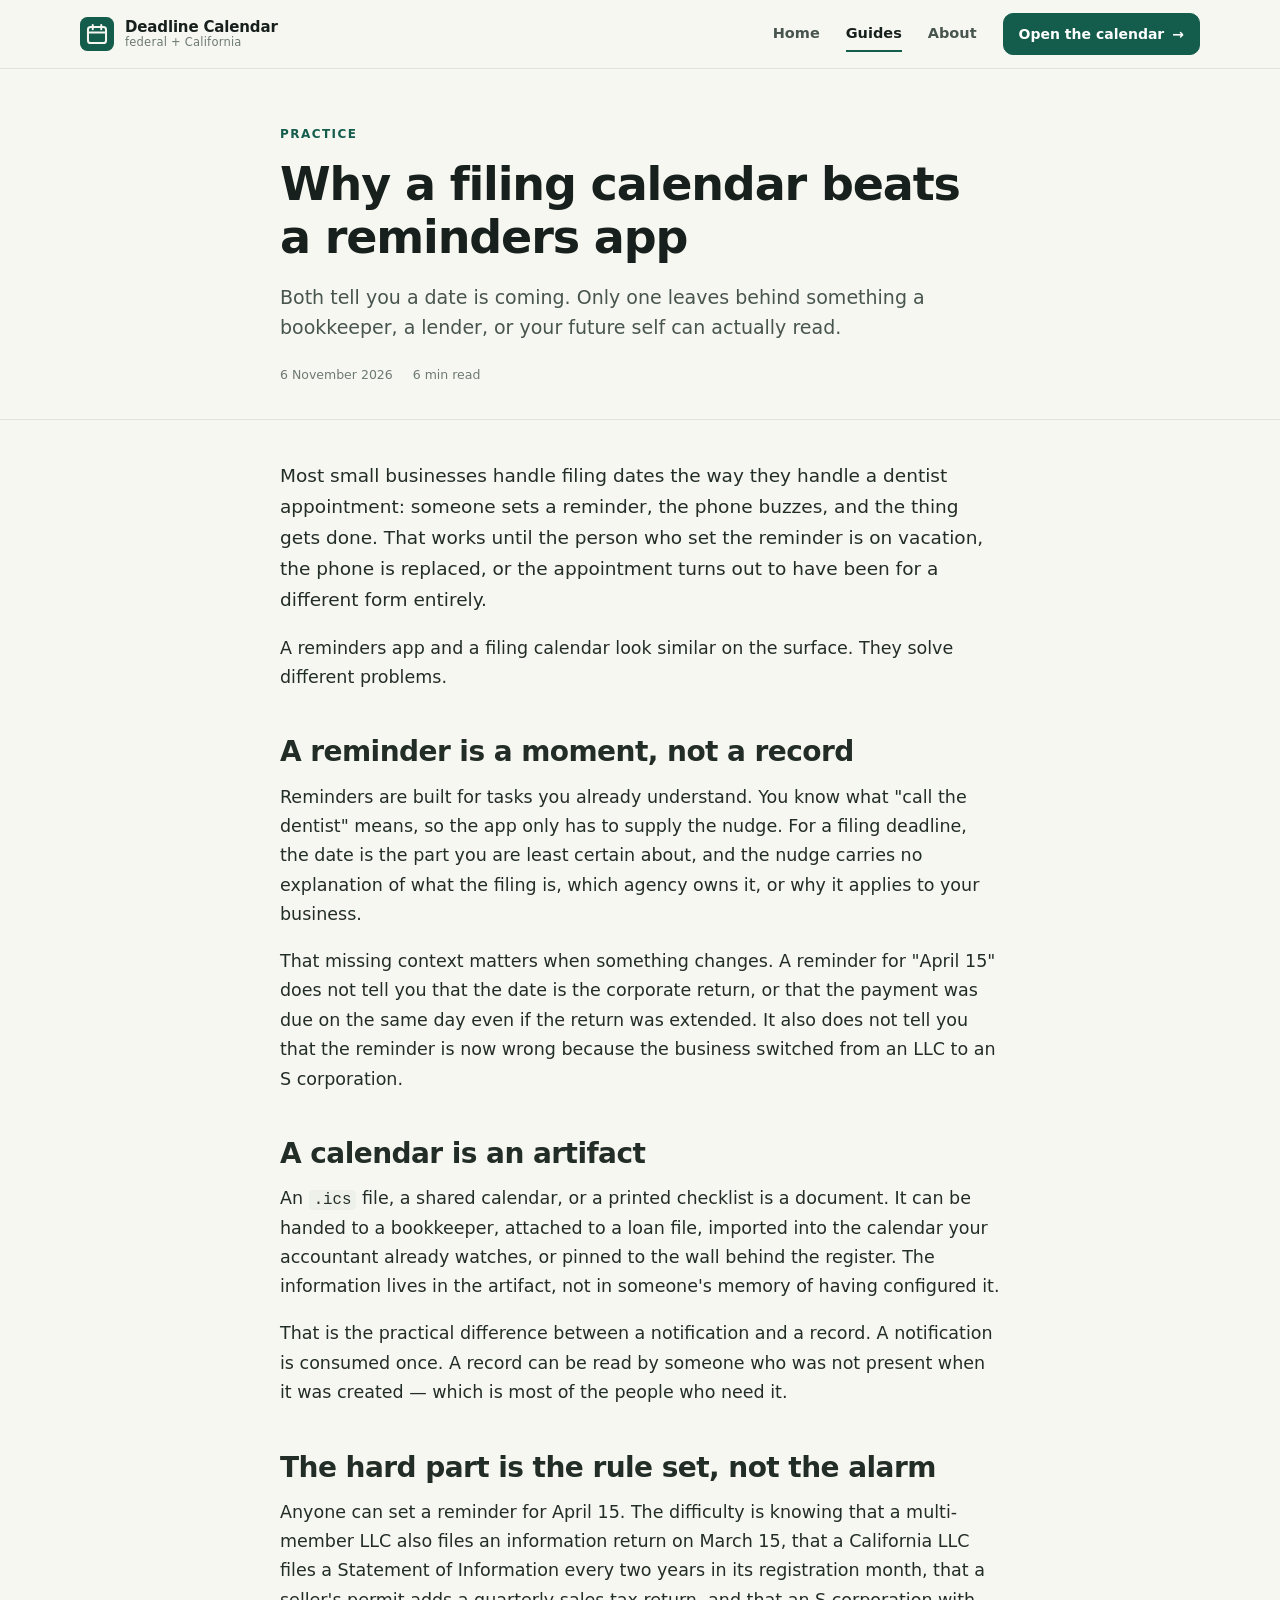
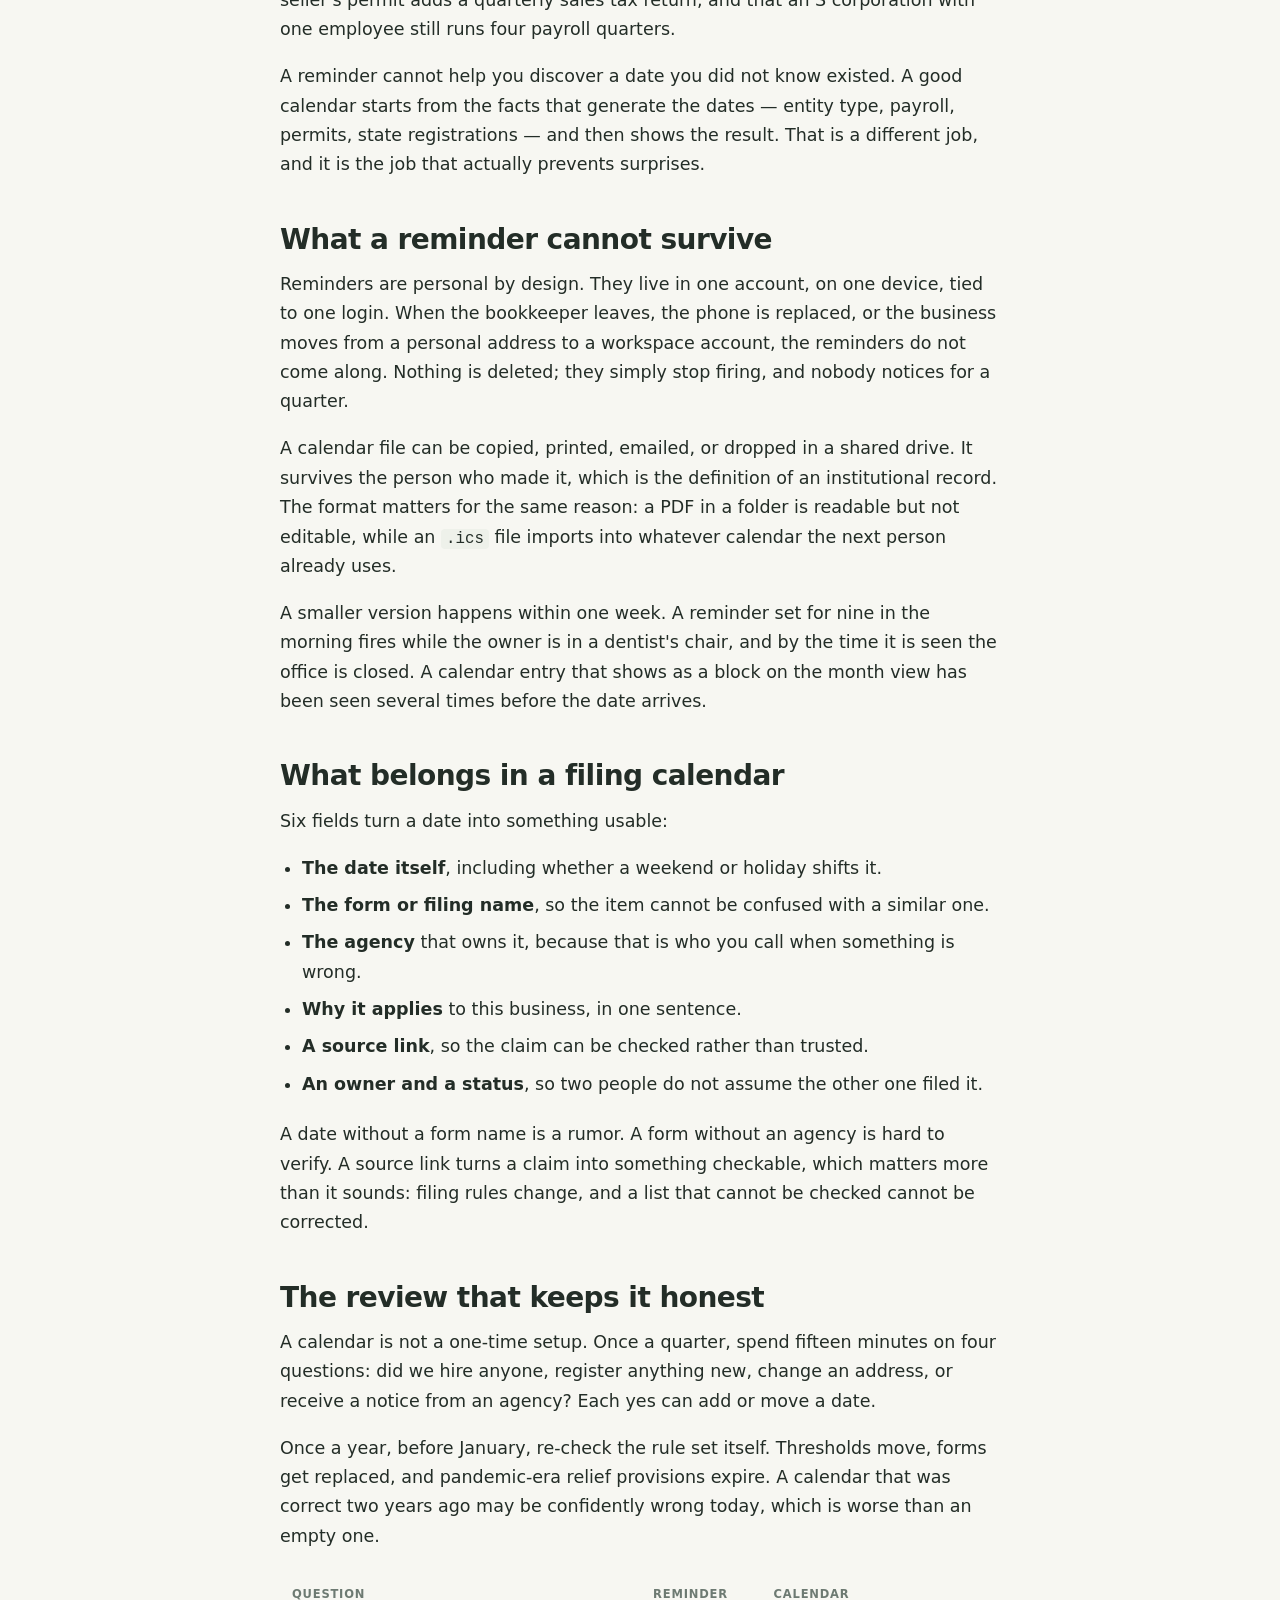
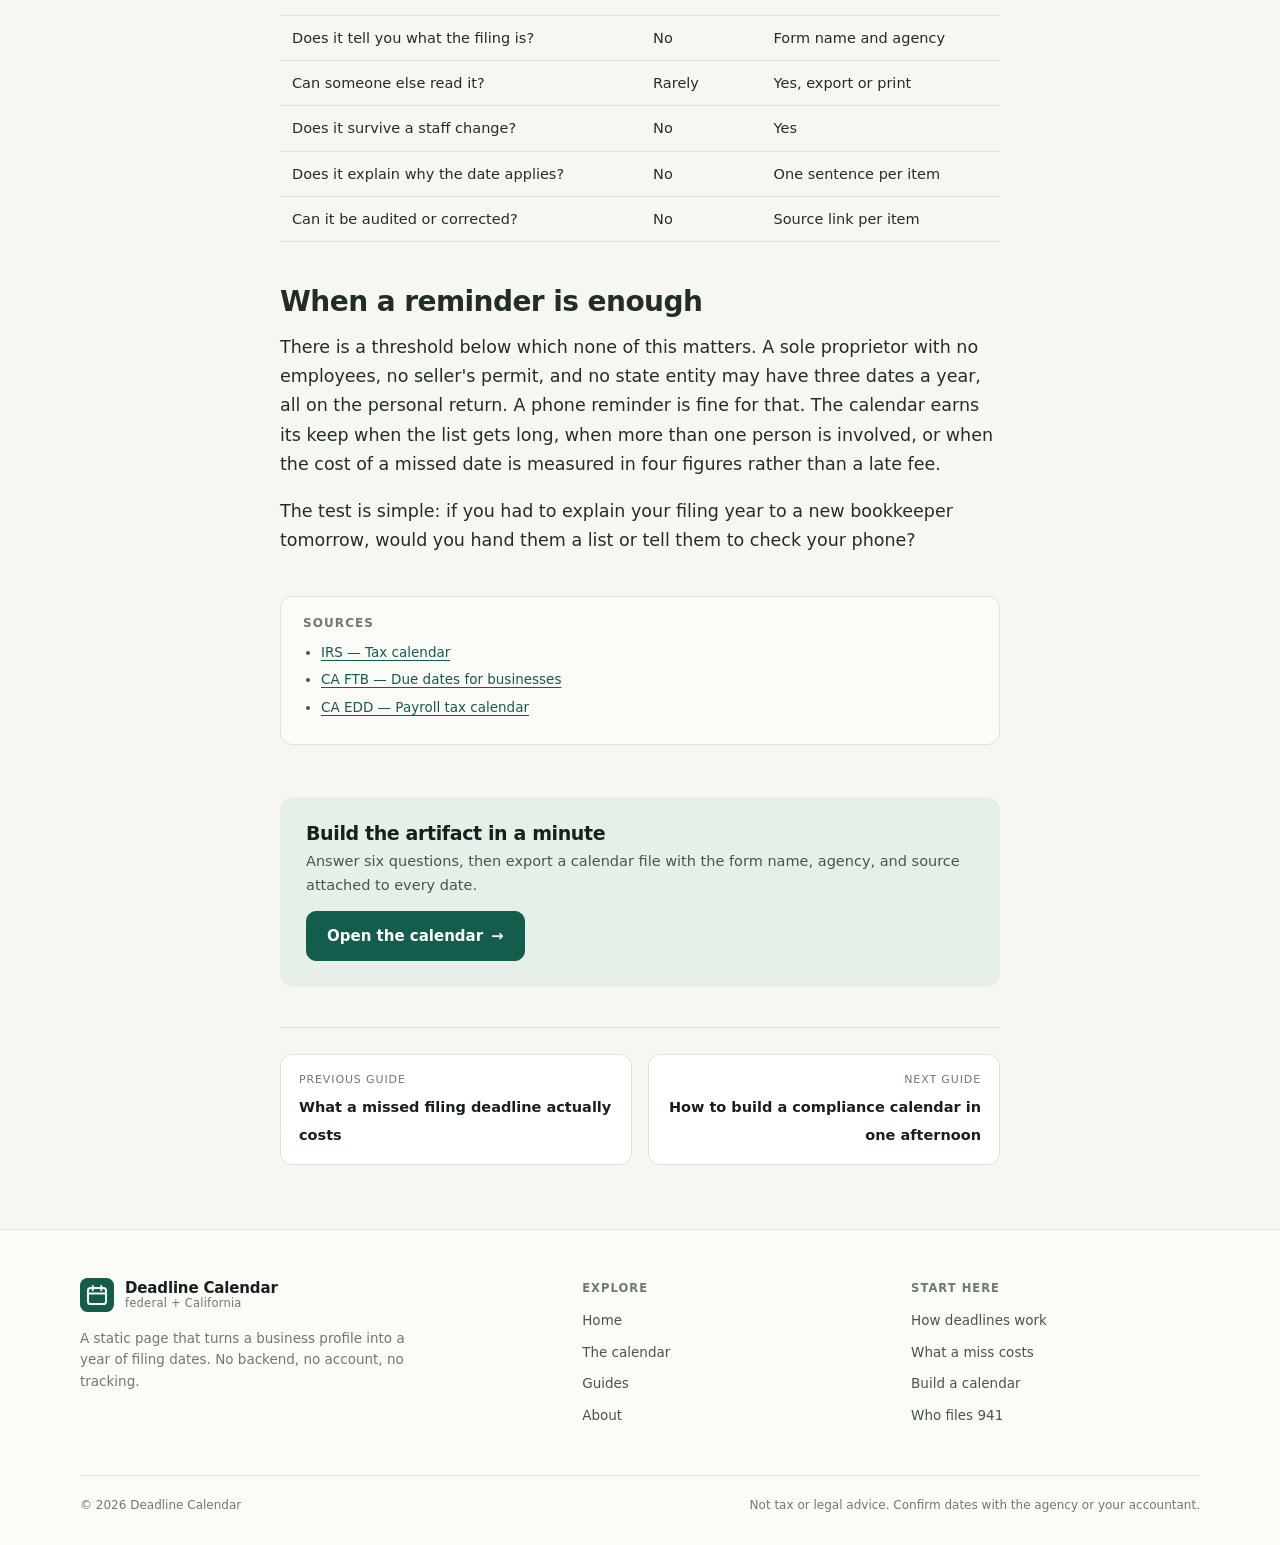
<file: blog/why-a-filing-calendar-beats-reminders.html>
<!doctype html>
<html lang="en">
<head>
  <meta charset="utf-8">
  <meta name="viewport" content="width=device-width, initial-scale=1">
  <meta name="color-scheme" content="light">
  <title>Why a filing calendar beats a reminders app — Deadline Calendar</title>
  <meta name="description" content="A reminder is a notification. A calendar is a document you can hand to a bookkeeper, import into a shared calendar, or pin to a wall. Why the difference matters for compliance.">
  <link rel="canonical" href="https://vj-madhu-dath.github.io/deadline-calendar/blog/why-a-filing-calendar-beats-reminders.html">
  <meta property="og:type" content="article">
  <meta property="og:title" content="Why a filing calendar beats a reminders app">
  <meta property="og:description" content="A reminder fires once. A calendar is an artifact someone else can read.">
  <meta property="article:published_time" content="2026-11-06">
  <meta name="twitter:card" content="summary">
  <link rel="icon" href="../assets/favicon.svg" type="image/svg+xml">
  <link rel="stylesheet" href="../assets/site.css">
  <script type="application/ld+json">
    {
      "@context": "https://schema.org",
      "@type": "Article",
      "headline": "Why a filing calendar beats a reminders app",
      "description": "A reminder fires once. A calendar is an artifact someone else can read.",
      "datePublished": "2026-11-06",
      "dateModified": "2026-11-06",
      "author": { "@type": "Organization", "name": "Deadline Calendar" },
      "publisher": { "@type": "Organization", "name": "Deadline Calendar" },
      "mainEntityOfPage": "https://vj-madhu-dath.github.io/deadline-calendar/blog/why-a-filing-calendar-beats-reminders.html"
    }
  </script>
</head>
<body>
  <a class="skip-link" href="#main">Skip to content</a>

  <header class="site-header"><div class="wrap site-header__inner">
    <a class="site-brand" href="../index.html" aria-label="Deadline Calendar home"><span class="brand-mark" aria-hidden="true"><svg viewBox="0 0 32 32"><rect width="32" height="32" rx="7" fill="#145c4b"/><rect x="7.5" y="9.5" width="17" height="15" rx="2.5" fill="none" stroke="#f7f7f2" stroke-width="1.9"/><path d="M7.5 14.5h17M12 7.5v4M20 7.5v4" stroke="#f7f7f2" stroke-width="1.9" stroke-linecap="round"/></svg></span><span class="brand-text"><span class="brand-name">Deadline Calendar</span><span class="brand-sub">federal + California</span></span></a>
    <button class="nav-toggle" type="button" aria-expanded="false" aria-controls="site-nav"><span class="nav-toggle__icon" aria-hidden="true"><span></span><span></span></span>Menu</button>
    <nav class="site-nav" id="site-nav" aria-label="Main"><a class="site-nav__link" href="../index.html">Home</a><a class="site-nav__link" href="index.html" aria-current="page">Guides</a><a class="site-nav__link" href="../about.html">About</a><a class="btn btn--primary btn--small" href="../app/">Open the calendar <span class="btn__arrow" aria-hidden="true">→</span></a></nav>
  </div></header>

  <main id="main">
    <article>
      <header class="article-header">
        <div class="article-shell">
          <p class="eyebrow">Practice</p>
          <h1>Why a filing calendar beats a reminders app</h1>
          <p class="article-standfirst">Both tell you a date is coming. Only one leaves behind something a bookkeeper, a lender, or your future self can actually read.</p>
          <div class="article-meta"><span>6 November 2026</span><span>6 min read</span></div>
        </div>
      </header>

      <div class="article-shell">
        <div class="prose">
          <p>Most small businesses handle filing dates the way they handle a dentist appointment: someone sets a reminder, the phone buzzes, and the thing gets done. That works until the person who set the reminder is on vacation, the phone is replaced, or the appointment turns out to have been for a different form entirely.</p>

          <p>A reminders app and a filing calendar look similar on the surface. They solve different problems.</p>

          <h2>A reminder is a moment, not a record</h2>
          <p>Reminders are built for tasks you already understand. You know what "call the dentist" means, so the app only has to supply the nudge. For a filing deadline, the date is the part you are least certain about, and the nudge carries no explanation of what the filing is, which agency owns it, or why it applies to your business.</p>

          <p>That missing context matters when something changes. A reminder for "April 15" does not tell you that the date is the corporate return, or that the payment was due on the same day even if the return was extended. It also does not tell you that the reminder is now wrong because the business switched from an LLC to an S corporation.</p>

          <h2>A calendar is an artifact</h2>
          <p>An <code>.ics</code> file, a shared calendar, or a printed checklist is a document. It can be handed to a bookkeeper, attached to a loan file, imported into the calendar your accountant already watches, or pinned to the wall behind the register. The information lives in the artifact, not in someone's memory of having configured it.</p>

          <p>That is the practical difference between a notification and a record. A notification is consumed once. A record can be read by someone who was not present when it was created — which is most of the people who need it.</p>

          <h2>The hard part is the rule set, not the alarm</h2>
          <p>Anyone can set a reminder for April 15. The difficulty is knowing that a multi-member LLC also files an information return on March 15, that a California LLC files a Statement of Information every two years in its registration month, that a seller's permit adds a quarterly sales tax return, and that an S corporation with one employee still runs four payroll quarters.</p>

          <p>A reminder cannot help you discover a date you did not know existed. A good calendar starts from the facts that generate the dates — entity type, payroll, permits, state registrations — and then shows the result. That is a different job, and it is the job that actually prevents surprises.</p>

          <h2>What a reminder cannot survive</h2>
          <p>Reminders are personal by design. They live in one account, on one device, tied to one login. When the bookkeeper leaves, the phone is replaced, or the business moves from a personal address to a workspace account, the reminders do not come along. Nothing is deleted; they simply stop firing, and nobody notices for a quarter.</p>

          <p>A calendar file can be copied, printed, emailed, or dropped in a shared drive. It survives the person who made it, which is the definition of an institutional record. The format matters for the same reason: a PDF in a folder is readable but not editable, while an <code>.ics</code> file imports into whatever calendar the next person already uses.</p>

          <p>A smaller version happens within one week. A reminder set for nine in the morning fires while the owner is in a dentist's chair, and by the time it is seen the office is closed. A calendar entry that shows as a block on the month view has been seen several times before the date arrives.</p>

          <h2>What belongs in a filing calendar</h2>
          <p>Six fields turn a date into something usable:</p>
          <ul>
            <li><strong>The date itself</strong>, including whether a weekend or holiday shifts it.</li>
            <li><strong>The form or filing name</strong>, so the item cannot be confused with a similar one.</li>
            <li><strong>The agency</strong> that owns it, because that is who you call when something is wrong.</li>
            <li><strong>Why it applies</strong> to this business, in one sentence.</li>
            <li><strong>A source link</strong>, so the claim can be checked rather than trusted.</li>
            <li><strong>An owner and a status</strong>, so two people do not assume the other one filed it.</li>
          </ul>

          <p>A date without a form name is a rumor. A form without an agency is hard to verify. A source link turns a claim into something checkable, which matters more than it sounds: filing rules change, and a list that cannot be checked cannot be corrected.</p>

          <h2>The review that keeps it honest</h2>
          <p>A calendar is not a one-time setup. Once a quarter, spend fifteen minutes on four questions: did we hire anyone, register anything new, change an address, or receive a notice from an agency? Each yes can add or move a date.</p>

          <p>Once a year, before January, re-check the rule set itself. Thresholds move, forms get replaced, and pandemic-era relief provisions expire. A calendar that was correct two years ago may be confidently wrong today, which is worse than an empty one.</p>

          <table>
            <thead>
              <tr><th scope="col">Question</th><th scope="col">Reminder</th><th scope="col">Calendar</th></tr>
            </thead>
            <tbody>
              <tr><td>Does it tell you what the filing is?</td><td>No</td><td>Form name and agency</td></tr>
              <tr><td>Can someone else read it?</td><td>Rarely</td><td>Yes, export or print</td></tr>
              <tr><td>Does it survive a staff change?</td><td>No</td><td>Yes</td></tr>
              <tr><td>Does it explain why the date applies?</td><td>No</td><td>One sentence per item</td></tr>
              <tr><td>Can it be audited or corrected?</td><td>No</td><td>Source link per item</td></tr>
            </tbody>
          </table>

          <h2>When a reminder is enough</h2>
          <p>There is a threshold below which none of this matters. A sole proprietor with no employees, no seller's permit, and no state entity may have three dates a year, all on the personal return. A phone reminder is fine for that. The calendar earns its keep when the list gets long, when more than one person is involved, or when the cost of a missed date is measured in four figures rather than a late fee.</p>

          <p>The test is simple: if you had to explain your filing year to a new bookkeeper tomorrow, would you hand them a list or tell them to check your phone?</p>

          <div class="sources">
            <h2>Sources</h2>
            <ul>
              <li><a href="https://www.irs.gov/businesses/small-businesses-self-employed/tax-calendar" target="_blank" rel="noopener noreferrer">IRS — Tax calendar</a></li>
              <li><a href="https://www.ftb.ca.gov/file/when-to-file/due-dates-business.html" target="_blank" rel="noopener noreferrer">CA FTB — Due dates for businesses</a></li>
              <li><a href="https://edd.ca.gov/en/payroll_taxes/Due_Dates_Calendar" target="_blank" rel="noopener noreferrer">CA EDD — Payroll tax calendar</a></li>
            </ul>
          </div>
        </div>

        <div class="post-cta">
          <h2>Build the artifact in a minute</h2>
          <p>Answer six questions, then export a calendar file with the form name, agency, and source attached to every date.</p>
          <a class="btn btn--primary" href="../app/">Open the calendar <span class="btn__arrow" aria-hidden="true">→</span></a>
        </div>

        <nav class="post-nav" aria-label="More guides">
          <a href="what-a-missed-filing-deadline-costs.html"><small>Previous guide</small><strong>What a missed filing deadline actually costs</strong></a>
          <a href="how-to-build-a-compliance-calendar.html"><small>Next guide</small><strong>How to build a compliance calendar in one afternoon</strong></a>
        </nav>
      </div>
    </article>
  </main>

  <footer class="site-footer"><div class="wrap">
    <div class="site-footer__inner">
      <div class="site-footer__brand">
        <a class="site-brand" href="../index.html" aria-label="Deadline Calendar home"><span class="brand-mark" aria-hidden="true"><svg viewBox="0 0 32 32"><rect width="32" height="32" rx="7" fill="#145c4b"/><rect x="7.5" y="9.5" width="17" height="15" rx="2.5" fill="none" stroke="#f7f7f2" stroke-width="1.9"/><path d="M7.5 14.5h17M12 7.5v4M20 7.5v4" stroke="#f7f7f2" stroke-width="1.9" stroke-linecap="round"/></svg></span><span class="brand-text"><span class="brand-name">Deadline Calendar</span><span class="brand-sub">federal + California</span></span></a>
        <p>A static page that turns a business profile into a year of filing dates. No backend, no account, no tracking.</p>
      </div>
      <div class="site-footer__col"><h2>Explore</h2><ul><li><a href="../index.html">Home</a></li><li><a href="../app/">The calendar</a></li><li><a href="index.html">Guides</a></li><li><a href="../about.html">About</a></li></ul></div>
      <div class="site-footer__col"><h2>Start here</h2><ul><li><a href="how-business-filing-deadlines-work.html">How deadlines work</a></li><li><a href="what-a-missed-filing-deadline-costs.html">What a miss costs</a></li><li><a href="how-to-build-a-compliance-calendar.html">Build a calendar</a></li><li><a href="who-has-to-file-form-941.html">Who files 941</a></li></ul></div>
    </div>
    <div class="site-footer__base"><span>© <span data-year>2026</span> Deadline Calendar</span><span>Not tax or legal advice. Confirm dates with the agency or your accountant.</span></div>
  </div></footer>
  <script src="../assets/site.js" defer></script>
</body>
</html>
</file>
<file: assets/site.css>
:root {
  --ink: #17201c;
  --ink-soft: #48554e;
  --ink-faint: #6d7a72;
  --paper: #f7f7f2;
  --card: #ffffff;
  --line: #e1e3db;
  --line-strong: #c9cdc2;
  --accent: #145c4b;
  --accent-dark: #0f4a3c;
  --accent-soft: #e7efe9;
  --warm: #8a4b12;
  --warm-soft: #f6ece0;
  --radius: 14px;
  --shadow: 0 1px 2px rgba(23, 32, 28, 0.05), 0 10px 30px rgba(23, 32, 28, 0.06);
  --measure: 68ch;
}

* {
  box-sizing: border-box;
}

html {
  -webkit-text-size-adjust: 100%;
  scroll-behavior: smooth;
}

@media (prefers-reduced-motion: reduce) {
  html {
    scroll-behavior: auto;
  }
}

body {
  margin: 0;
  background: var(--paper);
  color: var(--ink);
  font-family: ui-sans-serif, system-ui, -apple-system, "Segoe UI", Roboto, Helvetica, Arial, sans-serif;
  font-size: 17px;
  line-height: 1.6;
  -webkit-font-smoothing: antialiased;
}

img,
svg {
  max-width: 100%;
}

a {
  color: var(--accent);
  text-underline-offset: 3px;
  text-decoration-thickness: 1px;
}

a:hover {
  color: var(--accent-dark);
}

h1,
h2,
h3,
h4 {
  line-height: 1.15;
  letter-spacing: -0.02em;
  font-weight: 640;
  margin: 0;
}

p {
  margin: 0 0 1em;
}

.wrap {
  width: min(1120px, 100% - 40px);
  margin-inline: auto;
}

.skip-link {
  position: absolute;
  left: -9999px;
  top: 10px;
  background: var(--ink);
  color: var(--paper);
  padding: 10px 16px;
  border-radius: 8px;
  z-index: 50;
}

.skip-link:focus {
  left: 10px;
  color: var(--paper);
}

:focus-visible {
  outline: 2px solid var(--accent);
  outline-offset: 3px;
}

/* Buttons */

.btn {
  display: inline-flex;
  align-items: center;
  gap: 8px;
  padding: 12px 20px;
  border-radius: 10px;
  border: 1px solid var(--line-strong);
  background: #fff;
  color: var(--ink);
  font-size: 15px;
  font-weight: 620;
  text-decoration: none;
  transition: background 140ms ease, border-color 140ms ease, transform 140ms ease;
}

.btn:hover {
  background: #f1f3ee;
  color: var(--ink);
}

.btn--primary {
  background: var(--accent);
  border-color: var(--accent);
  color: #fff;
}

.btn--primary:hover {
  background: var(--accent-dark);
  border-color: var(--accent-dark);
  color: #fff;
}

.btn--ghost {
  background: transparent;
  border-color: transparent;
  padding-inline: 6px;
  color: var(--accent);
}

.btn--ghost:hover {
  background: transparent;
  color: var(--accent-dark);
  text-decoration: underline;
}

.btn--small {
  padding: 9px 15px;
  font-size: 14px;
}

.btn__arrow {
  transition: transform 140ms ease;
}

.btn:hover .btn__arrow {
  transform: translateX(2px);
}

/* Header */

.site-header {
  position: sticky;
  top: 0;
  z-index: 30;
  background: rgba(247, 247, 242, 0.92);
  backdrop-filter: blur(10px);
  border-bottom: 1px solid var(--line);
}

.site-header__inner {
  display: flex;
  align-items: center;
  justify-content: space-between;
  gap: 20px;
  min-height: 68px;
}

.site-brand {
  display: flex;
  align-items: center;
  gap: 11px;
  text-decoration: none;
  color: var(--ink);
}

.brand-mark {
  display: grid;
  place-items: center;
  width: 34px;
  height: 34px;
  flex: none;
}

.brand-mark svg {
  width: 34px;
  height: 34px;
  display: block;
}

.brand-text {
  display: flex;
  flex-direction: column;
  line-height: 1.2;
}

.brand-name {
  font-size: 15px;
  font-weight: 650;
  letter-spacing: -0.01em;
}

.brand-sub {
  font-size: 11.5px;
  color: var(--ink-faint);
  letter-spacing: 0.02em;
}

.site-nav {
  display: flex;
  align-items: center;
  gap: 26px;
}

.site-nav__link {
  color: var(--ink-soft);
  text-decoration: none;
  font-size: 14.5px;
  font-weight: 550;
  padding: 6px 0;
}

.site-nav__link:hover {
  color: var(--ink);
}

.site-nav__link[aria-current="page"] {
  color: var(--ink);
  box-shadow: inset 0 -2px 0 var(--accent);
}

.nav-toggle {
  display: none;
  align-items: center;
  gap: 8px;
  background: none;
  border: 1px solid var(--line-strong);
  border-radius: 9px;
  padding: 8px 12px;
  font: inherit;
  font-size: 14px;
  color: var(--ink);
  cursor: pointer;
}

.nav-toggle__icon {
  display: inline-flex;
  flex-direction: column;
  gap: 4px;
  width: 15px;
}

.nav-toggle__icon span {
  height: 1.5px;
  background: currentColor;
  border-radius: 2px;
}

/* Type */

.eyebrow {
  margin: 0 0 14px;
  font-size: 12px;
  font-weight: 650;
  letter-spacing: 0.12em;
  text-transform: uppercase;
  color: var(--accent);
}

.display {
  font-size: clamp(38px, 5.8vw, 62px);
  letter-spacing: -0.03em;
  line-height: 1.02;
}

.display em {
  font-style: normal;
  color: var(--accent);
}

.lede {
  font-size: clamp(17px, 1.6vw, 20px);
  color: var(--ink-soft);
  max-width: 54ch;
  margin: 20px 0 0;
}

.section-lede {
  font-size: 18px;
  color: var(--ink-soft);
  max-width: 60ch;
  margin: 14px 0 0;
}

/* Hero */

.hero {
  display: grid;
  grid-template-columns: minmax(0, 1.05fr) minmax(0, 0.95fr);
  gap: 56px;
  align-items: center;
  padding: 76px 0 68px;
}

.hero__actions {
  display: flex;
  flex-wrap: wrap;
  align-items: center;
  gap: 14px;
  margin-top: 28px;
}

.hero__assurance {
  display: flex;
  flex-wrap: wrap;
  gap: 8px 20px;
  margin: 26px 0 0;
  padding: 0;
  list-style: none;
  font-size: 13.5px;
  color: var(--ink-faint);
}

.hero__assurance li {
  display: flex;
  align-items: center;
  gap: 7px;
}

.hero__assurance li::before {
  content: "";
  width: 5px;
  height: 5px;
  border-radius: 50%;
  background: var(--accent);
}

.hero__visual {
  position: relative;
}

/* Window mock */

.window {
  background: var(--card);
  border: 1px solid var(--line);
  border-radius: 16px;
  box-shadow: var(--shadow);
  overflow: hidden;
}

.window__bar {
  display: flex;
  align-items: center;
  gap: 6px;
  padding: 11px 14px;
  border-bottom: 1px solid var(--line);
  background: #fbfbf8;
}

.window__bar span {
  width: 8px;
  height: 8px;
  border-radius: 50%;
  background: var(--line-strong);
}

.window__body {
  padding: 18px 18px 20px;
}

.window__head {
  display: flex;
  align-items: baseline;
  justify-content: space-between;
  gap: 12px;
  margin-bottom: 4px;
}

.window__title {
  font-size: 13px;
  font-weight: 650;
}

.window__count {
  font-size: 11.5px;
  color: var(--ink-faint);
}

.window__row {
  display: grid;
  grid-template-columns: 16px 62px minmax(0, 1fr);
  gap: 10px;
  align-items: start;
  padding: 12px 0;
  border-bottom: 1px solid var(--line);
}

.window__row:last-child {
  border-bottom: 0;
  padding-bottom: 0;
}

.window__box {
  width: 15px;
  height: 15px;
  border: 1.5px solid var(--line-strong);
  border-radius: 4px;
  margin-top: 3px;
}

.window__date {
  font-size: 12px;
  font-weight: 620;
  color: var(--ink-soft);
  font-variant-numeric: tabular-nums;
}

.window__date small {
  display: block;
  font-weight: 500;
  color: var(--ink-faint);
}

.window__label {
  font-size: 13.5px;
  font-weight: 600;
  line-height: 1.3;
}

.window__tag {
  display: inline-block;
  margin-top: 4px;
  font-size: 10.5px;
  font-weight: 600;
  letter-spacing: 0.04em;
  text-transform: uppercase;
  color: var(--accent);
  background: var(--accent-soft);
  padding: 2px 7px;
  border-radius: 999px;
}

.window__note {
  display: flex;
  align-items: center;
  gap: 8px;
  margin-top: 14px;
  padding-top: 12px;
  border-top: 1px dashed var(--line-strong);
  font-size: 11.5px;
  color: var(--ink-faint);
}

.window__note b {
  color: var(--ink-soft);
  font-weight: 600;
}

/* Trust strip */

.trust-strip {
  border-block: 1px solid var(--line);
  background: #fbfbf7;
}

.trust-strip__inner {
  display: grid;
  grid-template-columns: repeat(3, 1fr);
  gap: 28px;
  padding: 26px 0;
}

.trust-item {
  display: flex;
  gap: 12px;
  align-items: flex-start;
}

.trust-item svg {
  width: 22px;
  height: 22px;
  flex: none;
  color: var(--accent);
  margin-top: 2px;
}

.trust-item strong {
  display: block;
  font-size: 14px;
  font-weight: 650;
}

.trust-item span {
  font-size: 13px;
  color: var(--ink-faint);
}

/* Sections */

.section {
  padding: 72px 0;
}

.section--tight {
  padding: 56px 0;
}

.section--sunk {
  background: #fbfbf7;
  border-block: 1px solid var(--line);
}

.section-head {
  max-width: 62ch;
  margin-bottom: 36px;
}

.section-head h2 {
  font-size: clamp(26px, 3.2vw, 36px);
}

/* Steps */

.steps {
  display: grid;
  grid-template-columns: repeat(3, 1fr);
  gap: 24px;
  counter-reset: step;
}

.step {
  position: relative;
  padding: 24px 22px;
  background: var(--card);
  border: 1px solid var(--line);
  border-radius: var(--radius);
}

.step::before {
  counter-increment: step;
  content: counter(step);
  display: grid;
  place-items: center;
  width: 28px;
  height: 28px;
  border-radius: 50%;
  background: var(--accent-soft);
  color: var(--accent);
  font-size: 13px;
  font-weight: 700;
  margin-bottom: 14px;
}

.step h3 {
  font-size: 17px;
  margin-bottom: 6px;
}

.step p {
  margin: 0;
  font-size: 14.5px;
  color: var(--ink-soft);
}

/* Coverage table */

.table-scroll {
  overflow-x: auto;
  border: 1px solid var(--line);
  border-radius: var(--radius);
  background: var(--card);
}

table.coverage {
  width: 100%;
  border-collapse: collapse;
  font-size: 14.5px;
  min-width: 560px;
}

table.coverage th,
table.coverage td {
  text-align: left;
  padding: 14px 18px;
  border-bottom: 1px solid var(--line);
  vertical-align: top;
}

table.coverage thead th {
  font-size: 11.5px;
  text-transform: uppercase;
  letter-spacing: 0.09em;
  color: var(--ink-faint);
  background: #fbfbf8;
  font-weight: 650;
}

table.coverage tbody tr:last-child td {
  border-bottom: 0;
}

table.coverage td:first-child {
  font-weight: 620;
  white-space: nowrap;
}

table.coverage td:nth-child(2) {
  color: var(--ink-soft);
}

/* Cards */

.card-grid {
  display: grid;
  grid-template-columns: repeat(4, 1fr);
  gap: 18px;
}

.card {
  padding: 22px 20px;
  background: var(--card);
  border: 1px solid var(--line);
  border-radius: var(--radius);
}

.card h3 {
  font-size: 15.5px;
  margin-bottom: 6px;
}

.card p {
  margin: 0;
  font-size: 13.5px;
  color: var(--ink-soft);
}

.card__kicker {
  display: block;
  font-size: 11px;
  letter-spacing: 0.08em;
  text-transform: uppercase;
  color: var(--ink-faint);
  margin-bottom: 10px;
  font-weight: 650;
}

/* FAQ */

.faq {
  max-width: 780px;
  border-top: 1px solid var(--line);
}

.faq details {
  border-bottom: 1px solid var(--line);
  padding: 18px 0;
}

.faq summary {
  cursor: pointer;
  font-weight: 620;
  font-size: 15.5px;
  list-style: none;
  display: flex;
  justify-content: space-between;
  gap: 16px;
  align-items: center;
}

.faq summary::-webkit-details-marker {
  display: none;
}

.faq summary::after {
  content: "+";
  color: var(--accent);
  font-size: 20px;
  font-weight: 400;
  line-height: 1;
  flex: none;
}

.faq details[open] summary::after {
  content: "−";
}

.faq p {
  margin: 12px 0 0;
  font-size: 14.5px;
  color: var(--ink-soft);
  max-width: 64ch;
}

/* CTA band */

.cta-band {
  display: grid;
  grid-template-columns: minmax(0, 1.4fr) auto;
  gap: 28px;
  align-items: center;
  padding: 38px 40px;
  background: var(--accent);
  color: #fff;
  border-radius: 18px;
}

.cta-band h2 {
  font-size: clamp(24px, 3vw, 32px);
  color: #fff;
}

.cta-band p {
  margin: 8px 0 0;
  color: rgba(255, 255, 255, 0.78);
  font-size: 15px;
  max-width: 50ch;
}

.cta-band .btn {
  background: #fff;
  border-color: #fff;
  color: var(--accent-dark);
}

.cta-band .btn:hover {
  background: #f0f5f1;
  color: var(--accent-dark);
}

/* Post cards */

.post-grid {
  display: grid;
  grid-template-columns: repeat(3, 1fr);
  gap: 20px;
}

.post-card {
  display: flex;
  flex-direction: column;
  padding: 22px;
  background: var(--card);
  border: 1px solid var(--line);
  border-radius: var(--radius);
  text-decoration: none;
  color: inherit;
  transition: border-color 140ms ease, transform 140ms ease, box-shadow 140ms ease;
}

.post-card:hover {
  border-color: var(--line-strong);
  transform: translateY(-2px);
  box-shadow: var(--shadow);
  color: inherit;
}

.post-card__kicker {
  font-size: 11px;
  font-weight: 650;
  letter-spacing: 0.08em;
  text-transform: uppercase;
  color: var(--accent);
  margin-bottom: 10px;
}

.post-card h3 {
  font-size: 18px;
  margin-bottom: 8px;
}

.post-card p {
  font-size: 14px;
  color: var(--ink-soft);
  margin: 0 0 16px;
}

.post-card__meta {
  margin-top: auto;
  font-size: 12px;
  color: var(--ink-faint);
}

/* Blog index */

.blog-hero {
  padding: 62px 0 44px;
  border-bottom: 1px solid var(--line);
}

.blog-hero h1 {
  font-size: clamp(34px, 5vw, 52px);
}

.blog-hero__grid {
  display: grid;
  grid-template-columns: minmax(0, 1.2fr) minmax(0, 1fr);
  gap: 40px;
  align-items: end;
}

.featured-post {
  display: grid;
  grid-template-columns: minmax(0, 1.1fr) minmax(0, 0.9fr);
  gap: 36px;
  align-items: center;
  padding: 34px;
  margin-top: 44px;
  background: var(--card);
  border: 1px solid var(--line);
  border-radius: 18px;
  box-shadow: var(--shadow);
}

.featured-post h2 {
  font-size: clamp(24px, 2.8vw, 32px);
  margin-bottom: 12px;
}

.featured-post h2 a {
  color: inherit;
  text-decoration: none;
}

.featured-post h2 a:hover {
  color: var(--accent);
}

.featured-post p {
  color: var(--ink-soft);
  font-size: 15.5px;
}

.featured-post__meta {
  font-size: 12.5px;
  color: var(--ink-faint);
  margin-top: 18px;
}

.featured-post__art {
  border-radius: 12px;
  background: linear-gradient(150deg, #e7efe9 0%, #f4f1e8 55%, #e9eef5 100%);
  min-height: 210px;
  display: grid;
  place-items: center;
  padding: 22px;
}

.mini-cal {
  width: 100%;
  max-width: 240px;
  background: #fff;
  border: 1px solid var(--line);
  border-radius: 10px;
  padding: 14px;
  box-shadow: 0 8px 20px rgba(23, 32, 28, 0.08);
}

.mini-cal__row {
  display: flex;
  justify-content: space-between;
  gap: 10px;
  font-size: 11px;
  padding: 5px 0;
  border-bottom: 1px solid var(--line);
  color: var(--ink-soft);
}

.mini-cal__row:last-child {
  border-bottom: 0;
}

.mini-cal__row b {
  color: var(--ink);
  font-weight: 600;
}

/* Article */

.article-header {
  padding: 56px 0 34px;
  border-bottom: 1px solid var(--line);
}

.article-shell {
  width: min(720px, 100% - 40px);
  margin-inline: auto;
}

.article-header h1 {
  font-size: clamp(30px, 4.4vw, 46px);
  letter-spacing: -0.025em;
  margin-top: 4px;
}

.article-standfirst {
  font-size: 19px;
  color: var(--ink-soft);
  margin: 18px 0 0;
  max-width: 60ch;
}

.article-meta {
  display: flex;
  flex-wrap: wrap;
  gap: 8px 20px;
  margin-top: 22px;
  font-size: 12.5px;
  color: var(--ink-faint);
}

.prose {
  padding: 40px 0 8px;
  font-size: 17.5px;
  line-height: 1.68;
  color: #232d27;
}

.prose > p:first-of-type {
  font-size: 18.5px;
}

.prose h2 {
  font-size: clamp(23px, 2.4vw, 28px);
  margin: 44px 0 14px;
}

.prose h3 {
  font-size: 19px;
  margin: 30px 0 10px;
}

.prose ul,
.prose ol {
  padding-left: 22px;
  margin: 0 0 1.2em;
}

.prose li {
  margin-bottom: 8px;
}

.prose strong {
  font-weight: 640;
}

.prose blockquote {
  margin: 28px 0;
  padding: 2px 0 2px 20px;
  border-left: 3px solid var(--accent);
  color: var(--ink-soft);
  font-style: italic;
}

.prose table {
  width: 100%;
  border-collapse: collapse;
  font-size: 14.5px;
  margin: 24px 0;
}

.prose th,
.prose td {
  text-align: left;
  padding: 10px 12px;
  border-bottom: 1px solid var(--line);
  vertical-align: top;
}

.prose thead th {
  font-size: 11.5px;
  letter-spacing: 0.07em;
  text-transform: uppercase;
  color: var(--ink-faint);
}

.prose code {
  font-size: 0.9em;
  background: #eef1ea;
  padding: 1px 5px;
  border-radius: 4px;
}

.sources {
  margin: 40px 0 0;
  padding: 20px 22px;
  background: #fbfbf7;
  border: 1px solid var(--line);
  border-radius: 12px;
  font-size: 13.5px;
  color: var(--ink-soft);
}

.sources h2 {
  font-size: 12px !important;
  letter-spacing: 0.09em;
  text-transform: uppercase;
  color: var(--ink-faint);
  margin: 0 0 10px !important;
}

.sources ul {
  margin: 0;
  padding-left: 18px;
}

.sources li {
  margin-bottom: 5px;
}

.post-cta {
  margin: 44px 0 0;
  padding: 26px 26px;
  background: var(--accent-soft);
  border-radius: 14px;
}

.post-cta h2 {
  font-size: 19px;
  margin: 0 0 6px;
}

.post-cta p {
  margin: 0 0 14px;
  font-size: 14.5px;
  color: var(--ink-soft);
}

.post-nav {
  display: grid;
  grid-template-columns: 1fr 1fr;
  gap: 16px;
  margin: 40px 0 64px;
  padding-top: 26px;
  border-top: 1px solid var(--line);
}

.post-nav a {
  display: block;
  padding: 16px 18px;
  border: 1px solid var(--line);
  border-radius: 12px;
  background: var(--card);
  text-decoration: none;
  color: inherit;
}

.post-nav a:hover {
  border-color: var(--line-strong);
  color: inherit;
}

.post-nav small {
  display: block;
  font-size: 11px;
  letter-spacing: 0.08em;
  text-transform: uppercase;
  color: var(--ink-faint);
  margin-bottom: 5px;
}

.post-nav strong {
  font-size: 14.5px;
  font-weight: 620;
  line-height: 1.35;
}

.post-nav a:last-child {
  text-align: right;
}

/* About */

.about-hero {
  padding: 62px 0 40px;
}

.about-body {
  padding-bottom: 64px;
}

.about-grid {
  display: grid;
  grid-template-columns: minmax(0, 0.85fr) minmax(0, 1.15fr);
  gap: 48px;
  align-items: start;
}

.about-grid .prose {
  padding-top: 0;
  font-size: 16.5px;
}

.fact-list {
  margin: 0;
  padding: 0;
  list-style: none;
  border-top: 1px solid var(--line);
}

.fact-list li {
  padding: 14px 0;
  border-bottom: 1px solid var(--line);
  font-size: 14px;
  color: var(--ink-soft);
}

.fact-list strong {
  display: block;
  color: var(--ink);
  font-size: 12px;
  letter-spacing: 0.07em;
  text-transform: uppercase;
  margin-bottom: 3px;
}

/* Footer */

.site-footer {
  border-top: 1px solid var(--line);
  background: #fbfbf7;
  padding: 48px 0 30px;
  font-size: 14px;
}

.site-footer__inner {
  display: grid;
  grid-template-columns: minmax(0, 1.6fr) 1fr 1fr;
  gap: 40px;
}

.site-footer__brand p {
  margin: 16px 0 0;
  font-size: 13.5px;
  color: var(--ink-faint);
  max-width: 38ch;
}

.site-footer__col h2 {
  font-size: 11.5px;
  letter-spacing: 0.09em;
  text-transform: uppercase;
  color: var(--ink-faint);
  margin: 4px 0 14px;
}

.site-footer__col ul {
  margin: 0;
  padding: 0;
  list-style: none;
}

.site-footer__col li {
  margin-bottom: 9px;
}

.site-footer__col a {
  color: var(--ink-soft);
  text-decoration: none;
  font-size: 13.5px;
}

.site-footer__col a:hover {
  color: var(--ink);
  text-decoration: underline;
}

.site-footer__base {
  display: flex;
  flex-wrap: wrap;
  justify-content: space-between;
  gap: 12px;
  margin-top: 40px;
  padding-top: 20px;
  border-top: 1px solid var(--line);
  font-size: 12px;
  color: var(--ink-faint);
}

/* Responsive */

@media (max-width: 940px) {
  .hero {
    grid-template-columns: 1fr;
    gap: 40px;
    padding: 52px 0 48px;
  }

  .hero__visual {
    max-width: 460px;
  }

  .card-grid {
    grid-template-columns: repeat(2, 1fr);
  }

  .post-grid {
    grid-template-columns: repeat(2, 1fr);
  }

  .featured-post {
    grid-template-columns: 1fr;
  }

  .featured-post__art {
    order: -1;
    min-height: 160px;
  }

  .about-grid {
    grid-template-columns: 1fr;
    gap: 32px;
  }

  .cta-band {
    grid-template-columns: 1fr;
    padding: 30px;
  }
}

@media (max-width: 760px) {
  .site-nav {
    position: absolute;
    inset: 68px 0 auto;
    flex-direction: column;
    align-items: stretch;
    gap: 4px;
    padding: 14px 20px 20px;
    background: var(--paper);
    border-bottom: 1px solid var(--line);
    display: none;
  }

  .site-nav.is-open {
    display: flex;
  }

  .site-nav__link {
    padding: 10px 0;
    font-size: 16px;
  }

  .site-nav .btn {
    margin-top: 8px;
    justify-content: center;
  }

  .nav-toggle {
    display: inline-flex;
  }

  .trust-strip__inner {
    grid-template-columns: 1fr;
    gap: 18px;
  }

  .steps {
    grid-template-columns: 1fr;
  }

  .blog-hero__grid {
    grid-template-columns: 1fr;
    gap: 18px;
  }

  .post-grid {
    grid-template-columns: 1fr;
  }

  .site-footer__inner {
    grid-template-columns: 1fr 1fr;
  }

  .site-footer__brand {
    grid-column: 1 / -1;
  }

  .post-nav {
    grid-template-columns: 1fr;
  }

  .post-nav a:last-child {
    text-align: left;
  }
}

@media (max-width: 520px) {
  .wrap {
    width: min(1120px, 100% - 28px);
  }

  .card-grid {
    grid-template-columns: 1fr;
  }

  .hero {
    padding-top: 40px;
  }

  .window__row {
    grid-template-columns: 15px 52px minmax(0, 1fr);
    gap: 8px;
  }

  .article-shell {
    width: min(720px, 100% - 28px);
  }
}
</file>
<file: app/styles.css>
:root {
  --ink: #17201c;
  --ink-soft: #4b5750;
  --ink-faint: #6d7a72;
  --paper: #f7f7f2;
  --card: #ffffff;
  --line: #e0e2da;
  --line-strong: #c9cdc2;
  --accent: #145c4b;
  --accent-soft: #e6efe9;
  --warn: #8a4b12;
  --radius: 14px;
  --shadow: 0 1px 2px rgba(23, 32, 28, 0.05), 0 8px 24px rgba(23, 32, 28, 0.05);
}

* {
  box-sizing: border-box;
}

html {
  -webkit-text-size-adjust: 100%;
}

body {
  margin: 0;
  background: var(--paper);
  color: var(--ink);
  font-family: ui-sans-serif, system-ui, -apple-system, "Segoe UI", Roboto, Helvetica, Arial, sans-serif;
  font-size: 16px;
  line-height: 1.55;
  -webkit-font-smoothing: antialiased;
}

.wrap {
  width: min(1120px, 100% - 40px);
  margin-inline: auto;
}

.skip {
  position: absolute;
  left: -9999px;
  top: 12px;
  background: var(--ink);
  color: var(--paper);
  padding: 10px 16px;
  border-radius: 8px;
  z-index: 20;
}

.skip:focus {
  left: 12px;
}

/* App bar */

.appbar {
  position: sticky;
  top: 0;
  z-index: 30;
  background: rgba(255, 255, 255, 0.9);
  backdrop-filter: blur(10px);
  border-bottom: 1px solid var(--line);
}

.appbar__inner {
  display: flex;
  align-items: center;
  justify-content: space-between;
  gap: 16px;
  min-height: 60px;
}

.appbar__brand {
  display: inline-flex;
  align-items: center;
  gap: 9px;
  font-size: 14.5px;
  font-weight: 650;
  color: var(--ink);
  text-decoration: none;
}

.appbar__brand svg {
  width: 26px;
  height: 26px;
}

.appbar__nav {
  display: flex;
  gap: 20px;
  font-size: 13.5px;
}

.appbar__nav a {
  color: var(--ink-soft);
  text-decoration: none;
}

.appbar__nav a:hover {
  color: var(--accent);
}

@media (max-width: 520px) {
  .appbar__nav {
    gap: 13px;
    font-size: 12.5px;
  }
}

/* Masthead */

.masthead {
  padding: 64px 0 40px;
  border-bottom: 1px solid var(--line);
  background:
    radial-gradient(900px 300px at 15% -40%, #e7efe8 0%, transparent 70%),
    var(--paper);
}

.eyebrow {
  margin: 0 0 14px;
  font-size: 12px;
  font-weight: 650;
  letter-spacing: 0.12em;
  text-transform: uppercase;
  color: var(--accent);
}

h1 {
  margin: 0;
  font-size: clamp(34px, 5.6vw, 54px);
  line-height: 1.05;
  letter-spacing: -0.025em;
  font-weight: 640;
}

.lede {
  max-width: 58ch;
  margin: 18px 0 0;
  font-size: 18px;
  color: var(--ink-soft);
}

.privacy {
  display: flex;
  align-items: center;
  gap: 9px;
  margin: 22px 0 0;
  font-size: 14px;
  color: var(--ink-faint);
}

.masthead--app {
  padding: 46px 0 34px;
}

.masthead--app h1 {
  font-size: clamp(32px, 4.4vw, 44px);
}

.masthead--app .lede {
  margin-top: 14px;
  max-width: 62ch;
}

.dot {
  width: 7px;
  height: 7px;
  border-radius: 50%;
  background: var(--accent);
  box-shadow: 0 0 0 4px var(--accent-soft);
}

/* Layout */

.layout {
  display: grid;
  grid-template-columns: minmax(300px, 360px) minmax(0, 1fr);
  gap: 24px;
  padding: 32px 0 56px;
  align-items: start;
}

.panel {
  background: var(--card);
  border: 1px solid var(--line);
  border-radius: var(--radius);
  box-shadow: var(--shadow);
}

.panel__title {
  margin: 0;
  font-size: 15px;
  font-weight: 650;
  letter-spacing: 0.01em;
}

/* Form */

.form {
  padding: 22px;
  position: sticky;
  top: 20px;
}

.field {
  margin-top: 18px;
}

.field label {
  display: block;
  font-size: 13.5px;
  font-weight: 600;
  margin-bottom: 6px;
}

.field--check {
  display: flex;
  align-items: flex-start;
  gap: 10px;
  margin-top: 18px;
}

.field--check input {
  width: 17px;
  height: 17px;
  margin: 3px 0 0;
  accent-color: var(--accent);
  flex: none;
}

.field--check label {
  margin: 0;
  font-weight: 500;
  line-height: 1.4;
}

select,
input[type="number"] {
  width: 100%;
  min-height: 42px;
  padding: 9px 12px;
  border: 1px solid var(--line-strong);
  border-radius: 9px;
  background: #fff;
  color: var(--ink);
  font: inherit;
  font-size: 15px;
}

select {
  appearance: none;
  background-image: linear-gradient(45deg, transparent 50%, var(--ink-soft) 50%),
    linear-gradient(135deg, var(--ink-soft) 50%, transparent 50%);
  background-position: calc(100% - 18px) 18px, calc(100% - 13px) 18px;
  background-size: 5px 5px, 5px 5px;
  background-repeat: no-repeat;
  padding-right: 34px;
}

select:focus-visible,
input:focus-visible,
button:focus-visible,
a:focus-visible {
  outline: 2px solid var(--accent);
  outline-offset: 2px;
}

.hint {
  margin: 6px 0 0;
  font-size: 12.5px;
  color: var(--ink-faint);
  line-height: 1.45;
}

.pair {
  display: grid;
  grid-template-columns: 1.3fr 1fr;
  gap: 8px;
}

.sub {
  margin: 22px 0 0;
  padding: 16px 14px 4px;
  border: 1px dashed var(--line-strong);
  border-radius: 11px;
}

.sub legend {
  padding: 0 6px;
  font-size: 11.5px;
  font-weight: 650;
  letter-spacing: 0.09em;
  text-transform: uppercase;
  color: var(--ink-faint);
}

.sub[hidden] {
  display: none;
}

.actions {
  display: flex;
  flex-wrap: wrap;
  gap: 10px;
  margin-top: 24px;
}

.btn {
  appearance: none;
  border: 1px solid var(--line-strong);
  background: #fff;
  color: var(--ink);
  font: inherit;
  font-size: 14px;
  font-weight: 600;
  padding: 10px 15px;
  border-radius: 9px;
  cursor: pointer;
  transition: background 140ms ease, border-color 140ms ease, opacity 140ms ease;
}

.btn:hover {
  background: #f2f4ef;
}

.btn--primary {
  background: var(--accent);
  border-color: var(--accent);
  color: #fff;
}

.btn--primary:hover {
  background: #0f4a3c;
}

.btn:disabled {
  opacity: 0.45;
  cursor: not-allowed;
}

.fineprint {
  margin: 12px 0 0;
  font-size: 12px;
  color: var(--ink-faint);
  min-height: 1em;
}

/* Results */

.results {
  padding: 22px 22px 26px;
}

.results__head {
  display: flex;
  align-items: flex-start;
  justify-content: space-between;
  gap: 16px;
  padding-bottom: 14px;
  border-bottom: 1px solid var(--line);
}

.count {
  margin: 4px 0 0;
  font-size: 13.5px;
  color: var(--ink-faint);
}

.results__head > div {
  min-width: 0;
}

.linkbtn {
  background: none;
  border: 0;
  padding: 4px 0;
  font: inherit;
  font-size: 13px;
  color: var(--ink-faint);
  text-decoration: underline;
  text-underline-offset: 3px;
  white-space: nowrap;
  flex: none;
  cursor: pointer;
}

.linkbtn:hover {
  color: var(--ink);
}

.month {
  margin-top: 26px;
}

.month__head {
  display: flex;
  align-items: baseline;
  gap: 10px;
  margin: 0 0 4px;
  font-size: 12px;
  font-weight: 650;
  letter-spacing: 0.1em;
  text-transform: uppercase;
  color: var(--ink-faint);
}

.month__head::after {
  content: "";
  flex: 1;
  height: 1px;
  background: var(--line);
}

.items {
  list-style: none;
  margin: 0;
  padding: 0;
}

.item {
  display: grid;
  grid-template-columns: 22px 74px minmax(0, 1fr);
  gap: 0 14px;
  padding: 14px 0;
  border-bottom: 1px solid var(--line);
}

.item:last-child {
  border-bottom: 0;
}

.item input {
  width: 17px;
  height: 17px;
  margin: 4px 0 0;
  accent-color: var(--accent);
}

.item__date {
  font-variant-numeric: tabular-nums;
  font-size: 13px;
  font-weight: 600;
  color: var(--ink-soft);
  padding-top: 1px;
}

.item__date span {
  display: block;
  font-weight: 500;
  color: var(--ink-faint);
}

.item__body h3 {
  margin: 0;
  font-size: 15.5px;
  font-weight: 620;
  line-height: 1.35;
}

.item__body p {
  margin: 4px 0 0;
  font-size: 13.5px;
  color: var(--ink-soft);
  max-width: 62ch;
}

.item__meta {
  font-size: 12.5px !important;
  color: var(--ink-faint) !important;
}

.item__meta a {
  color: var(--accent);
  text-underline-offset: 2px;
}

.item--done .item__body h3 {
  text-decoration: line-through;
  color: var(--ink-faint);
}

.item--done .item__body p,
.item--done .item__date {
  opacity: 0.55;
}

.empty {
  padding: 34px 4px;
  color: var(--ink-faint);
  font-size: 14px;
  max-width: 50ch;
}

.empty strong {
  display: block;
  color: var(--ink);
  font-size: 15px;
  margin-bottom: 4px;
}

/* After the tool */

.after-tool {
  padding: 8px 0 56px;
}

.after-tool__grid {
  display: grid;
  grid-template-columns: 1fr 1fr;
  gap: 28px;
  padding: 26px 28px;
  background: #fbfbf8;
  border: 1px solid var(--line);
  border-radius: 14px;
}

.after-tool h2 {
  margin: 0 0 12px;
  font-size: 12px;
  font-weight: 650;
  letter-spacing: 0.09em;
  text-transform: uppercase;
  color: var(--ink-faint);
}

.after-tool ul {
  margin: 0 0 12px;
  padding-left: 18px;
  font-size: 14px;
  color: var(--ink-soft);
}

.after-tool li {
  margin-bottom: 6px;
}

.after-tool p {
  margin: 0;
  font-size: 14px;
}

@media (max-width: 760px) {
  .after-tool__grid {
    grid-template-columns: 1fr;
    gap: 20px;
    padding: 22px;
  }
}

/* Footer */

.foot {
  border-top: 1px solid var(--line);
  padding: 26px 0 40px;
  font-size: 12.5px;
  color: var(--ink-faint);
}

.foot p {
  margin: 0 0 6px;
  max-width: 78ch;
}

.foot strong {
  color: var(--ink-soft);
}

.foot__meta {
  margin-top: 12px;
}

/* Responsive */

@media (max-width: 880px) {
  .layout {
    grid-template-columns: 1fr;
    padding-top: 24px;
  }

  .form {
    position: static;
  }

  .masthead {
    padding: 44px 0 30px;
  }
}

@media (max-width: 520px) {
  .wrap {
    width: min(1120px, 100% - 28px);
  }

  .item {
    grid-template-columns: 20px minmax(0, 1fr);
    gap: 2px 12px;
  }

  .item input {
    grid-row: 1 / span 2;
  }

  .item__date {
    grid-column: 2;
    font-size: 12px;
  }

  .item__date span {
    display: inline;
    margin-left: 6px;
  }

  .item__body {
    grid-column: 2;
  }
}

/* Print */

@media print {
  :root {
    --paper: #fff;
  }

  body {
    background: #fff;
    font-size: 11pt;
  }

  .masthead {
    padding: 0 0 12pt;
    background: none;
    border-bottom: 1.5pt solid #000;
  }

  h1 {
    font-size: 20pt;
  }

  .lede,
  .privacy,
  .form,
  .linkbtn,
  .actions,
  .skip,
  .foot__meta {
    display: none !important;
  }

  .layout {
    display: block;
    padding: 0;
  }

  .panel {
    border: 0;
    box-shadow: none;
    border-radius: 0;
    padding: 0;
  }

  .results__head {
    margin-top: 12pt;
  }

  .item {
    break-inside: avoid;
    border-bottom: 0.5pt solid #bbb;
    padding: 6pt 0;
    grid-template-columns: 14pt 62pt minmax(0, 1fr);
  }

  .item input {
    appearance: none;
    border: 1pt solid #000;
    width: 11pt;
    height: 11pt;
    margin-top: 3pt;
  }

  .month {
    margin-top: 14pt;
    break-after: avoid;
  }

  .item__body p {
    font-size: 9pt;
    color: #333;
  }

  .item__meta a {
    color: #333;
    text-decoration: none;
  }

  a[href]::after {
    content: "";
  }

  .foot {
    border-top: 1pt solid #000;
    color: #333;
    font-size: 8.5pt;
    padding-top: 8pt;
  }

  .results {
    padding: 0;
  }
}
</file>
